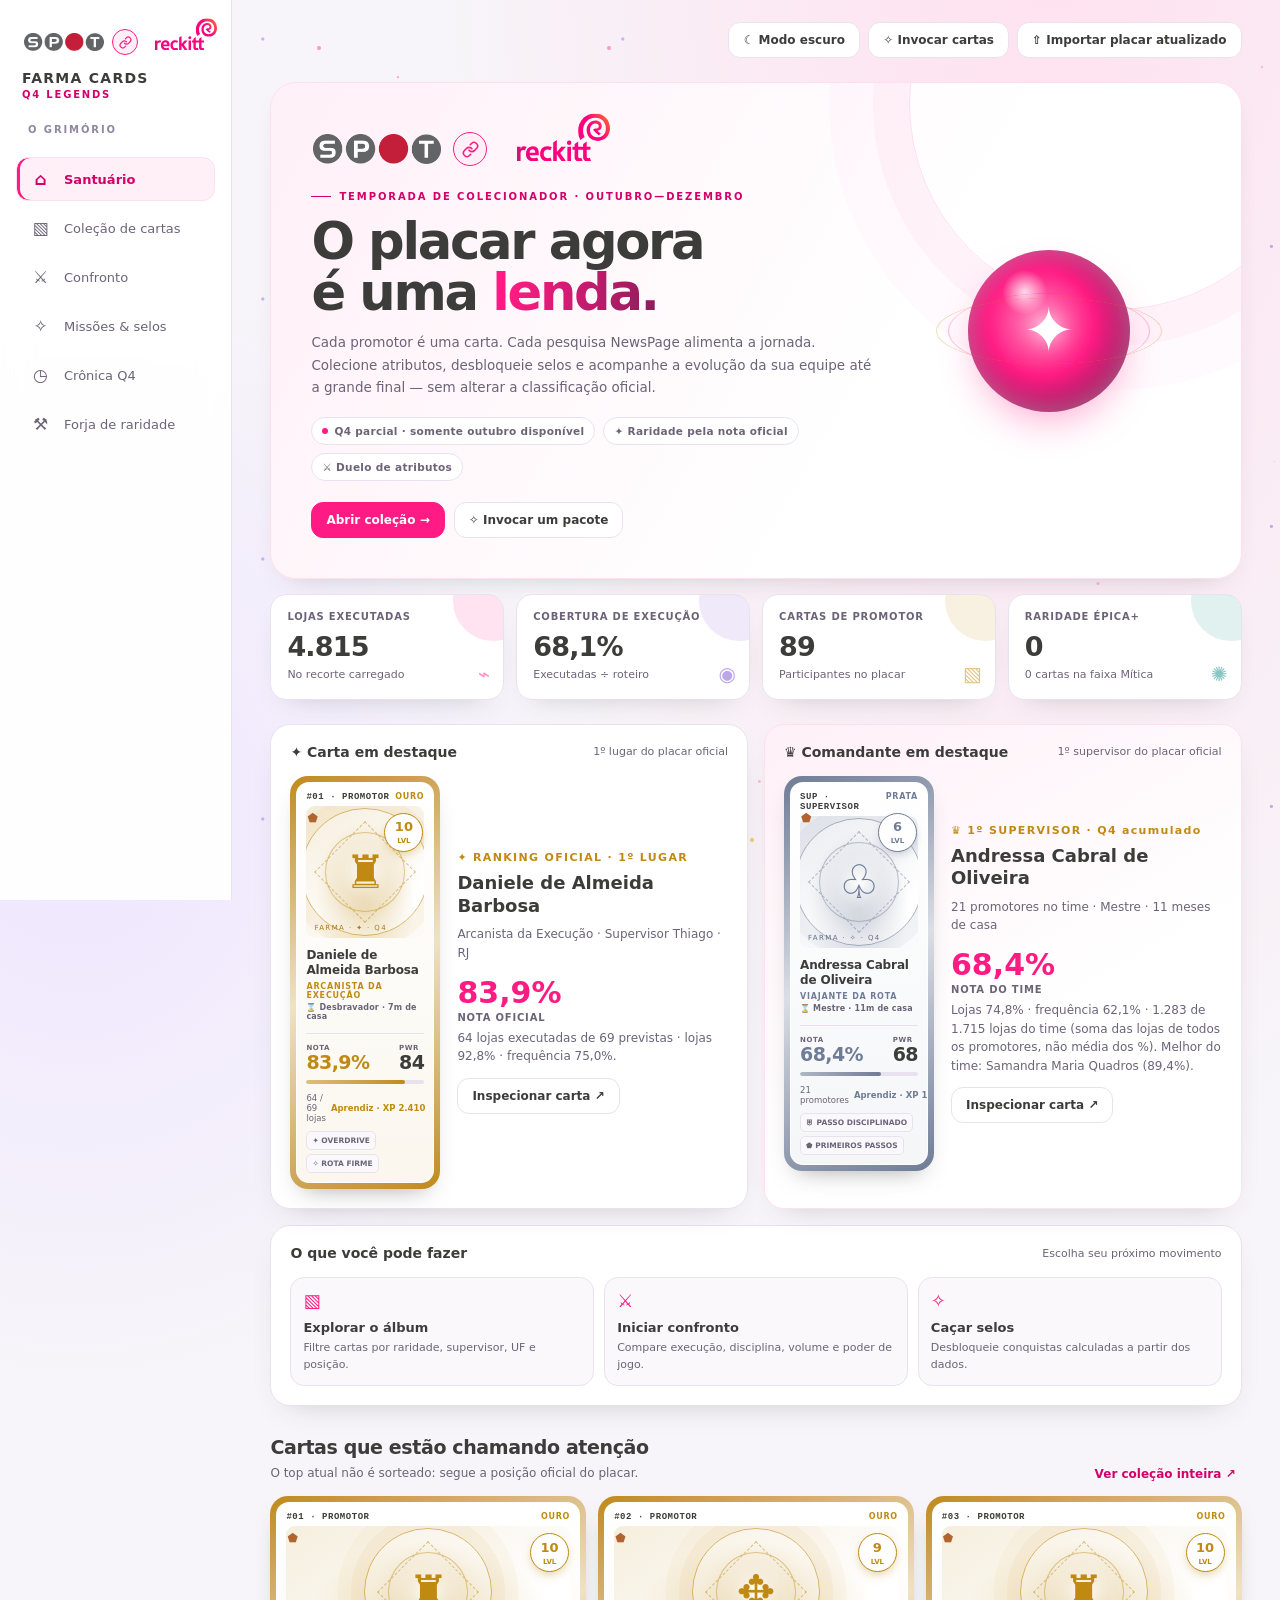
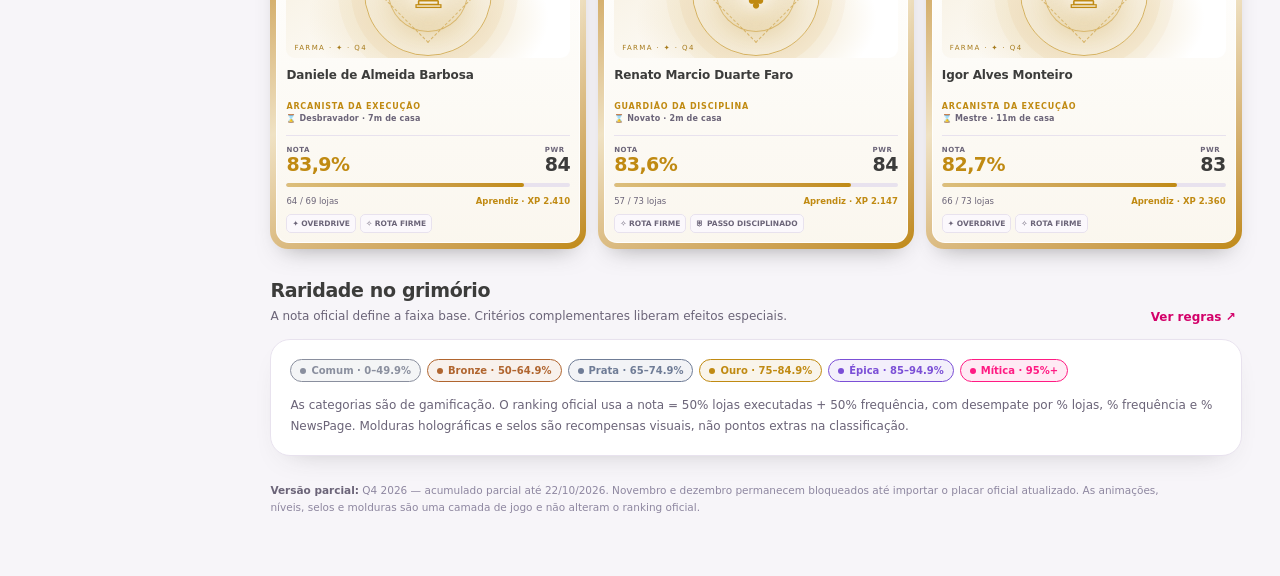
<file: site/index.html>
<!doctype html>
<html lang="pt-BR">
<head>
<meta charset="utf-8"><meta name="viewport" content="width=device-width,initial-scale=1,viewport-fit=cover">
<meta name="theme-color" content="#FF1B83">
<link rel="icon" type="image/svg+xml" href="[data-uri]">
<title>Farma Cards Q4</title>
<style>
/* Farma Cards v2: tema claro Reckitt. Fundo cinza-lilás claro, painéis brancos, rosa Reckitt como acento,
   texto grafite; cada raridade tem uma cor legível sobre branco (--rc). Mesmos nomes de classe do v1. */
:root{
  --surface:#FFFFFF;--glow1:#FFE0EE;--glow2:#EFE6FF;--bg:#F7F5F9;--bg2:#FFFFFF;--panel:#FFFFFF;--panel2:#FBF8FC;--tint:#FFF0F7;--tint2:#FFE0EE;
  --line:#E8E2EE;--line2:#D9D0E2;--text:#3C3C3B;--muted:#6B6478;--muted2:#8E87A0;
  --pink:#FF1B83;--pink-deep:#D3006A;--rose:#FF8FC0;--plum:#8C1D5A;--coral:#FF6B61;--gold:#C08A12;--violet:#7B4FD6;--teal:#0F8F86;--green:#0F9D63;
  --radius:18px;--shadow:0 12px 30px -20px rgba(60,60,59,.35);--shadow-lg:0 22px 50px -26px rgba(60,60,59,.45);
  --font:"Segoe UI",system-ui,-apple-system,BlinkMacSystemFont,Roboto,"Helvetica Neue",Arial,sans-serif;
  --mono:ui-monospace,"Cascadia Mono",Consolas,monospace;
  color-scheme:light;
}
*{box-sizing:border-box}
html{scroll-behavior:smooth}
body{margin:0;min-height:100vh;color:var(--text);font-family:var(--font);background:radial-gradient(ellipse at 82% -8%,var(--glow1) 0,transparent 42%),radial-gradient(ellipse at 6% 38%,var(--glow2) 0,transparent 30%),var(--bg);overflow-x:hidden}
button,input,select{font:inherit}
button{cursor:pointer}
button:focus-visible,input:focus-visible,select:focus-visible,.player-card:focus-visible{outline:2px solid var(--pink);outline-offset:3px}
.ambient{pointer-events:none;position:fixed;inset:0;z-index:0;opacity:var(--amb-op,.9);background-image:radial-gradient(2.5px 2.5px at 10% 20%,#FF8FC0 60%,transparent),radial-gradient(2px 2px at 73% 15%,#C9A7FF 60%,transparent),radial-gradient(2.5px 2.5px at 43% 67%,#FF1B83aa 60%,transparent),radial-gradient(3px 3px at 84% 72%,#FF8FC0 60%,transparent),radial-gradient(2px 2px at 26% 88%,#B9A3F0 60%,transparent),radial-gradient(2.5px 2.5px at 60% 40%,#E8C76A 60%,transparent);background-size:290px 240px,360px 260px,440px 330px,510px 390px,390px 280px,470px 350px;animation:starDrift 38s linear infinite}
@keyframes starDrift{to{background-position:290px -240px,-360px 260px,440px -330px,-510px 390px,390px -280px,470px -350px}}
.app{position:relative;z-index:1;display:grid;grid-template-columns:232px minmax(0,1fr);min-height:100vh}

/* barra lateral */
.sidebar{height:100vh;position:sticky;top:0;padding:22px 16px;border-right:1px solid var(--line);background:color-mix(in srgb,var(--surface) 93%,transparent);backdrop-filter:blur(14px);display:flex;flex-direction:column;gap:22px;z-index:5}
.brand{display:grid;gap:10px;padding:2px 6px}
.brand-logos{display:flex;align-items:center;gap:6px}
/* os dois logos no mesmo selo, do mesmo tamanho; cada logo ocupa o mesmo espaço dentro dele */
.logo-chip{flex:0 0 auto;box-sizing:border-box;width:var(--logo-w,84px);height:var(--logo-h,36px);padding:2px;background:none;border:0;display:flex;align-items:center;justify-content:center;overflow:visible}
.logo-chip img{display:block;width:100%;height:100%;object-fit:contain;min-width:0;min-height:0}
.logo-chip img[alt="Reckitt"]{transform:translateY(-24%)}
.uniao{flex:0 0 auto;width:26px;height:26px;border-radius:50%;display:grid;place-items:center;background:var(--tint);border:1.5px solid var(--pink);color:var(--pink)}
.uniao svg{width:13px;height:13px}
.brand-copy b{display:block;font-size:14px;letter-spacing:.09em;color:var(--text)}
.brand-copy span{display:block;color:var(--pink-deep);font-size:10px;letter-spacing:.18em;margin-top:3px;font-weight:700}
.side-label{font-size:10px;color:var(--muted2);letter-spacing:.19em;font-weight:800;padding:0 12px;text-transform:uppercase}
.nav{display:grid;gap:5px}
.nav-btn{border:1px solid transparent;background:transparent;color:var(--muted);border-radius:12px;padding:11px 12px;display:flex;align-items:center;gap:12px;text-align:left;font-size:13px;transition:.2s}
.nav-btn .ico{width:23px;text-align:center;font-size:17px}
.nav-btn:hover{background:var(--tint);color:var(--text)}
.nav-btn.active{background:var(--tint);border-color:var(--tint2);color:var(--pink-deep);font-weight:700;box-shadow:inset 3px 0 var(--pink)}
.side-bottom{margin-top:auto;display:grid;gap:10px}
.season-chip{border:1px solid var(--tint2);background:linear-gradient(145deg,var(--tint),var(--surface));border-radius:16px;padding:13px}
.season-chip small{display:block;color:var(--pink-deep);font-size:10px;letter-spacing:.15em;font-weight:700}
.season-chip b{display:block;margin-top:6px;font-size:16px}
.season-chip span{display:block;color:var(--muted);font-size:11px;line-height:1.5;margin-top:5px}

/* conteúdo */
.main{padding:22px clamp(16px,3vw,40px) 60px;min-width:0}
.topbar{display:flex;align-items:center;justify-content:space-between;gap:18px;margin-bottom:24px}
.crumb{color:var(--muted);font-size:12px;display:flex;gap:8px;align-items:center}
.crumb strong{color:var(--text);font-weight:700}
.actions{display:flex;gap:8px;flex-wrap:wrap}
.btn{border:1px solid var(--line);color:var(--text);background:var(--surface);border-radius:12px;padding:10px 14px;font-size:12px;font-weight:700;transition:transform .18s,border .18s,background .18s;box-shadow:var(--shadow)}
.btn:hover{transform:translateY(-2px);border-color:var(--line2);background:var(--panel2)}
.btn.primary{border-color:var(--pink);background:var(--pink);color:#FFFFFF}
.btn.primary:hover{background:var(--pink-deep);border-color:var(--pink-deep)}
.btn.gold{background:#FFF6DC;border-color:#E8C76A;color:#7A5608}
.btn.subtle{background:transparent;box-shadow:none}
.btn:disabled{opacity:.45;cursor:not-allowed;transform:none}
.page{display:none;animation:pageIn .35s ease both}
.page.active{display:block}
@keyframes pageIn{from{transform:translateY(8px)}to{transform:translateY(0)}}
.eyebrow{display:flex;align-items:center;gap:8px;color:var(--pink-deep);font-size:10px;letter-spacing:.19em;text-transform:uppercase;font-weight:800}
.eyebrow:before{content:"";width:20px;height:1px;background:currentColor}

/* hero */
.hero{position:relative;overflow:hidden;border:1px solid var(--tint2);background:linear-gradient(120deg,var(--tint) 0%,var(--surface) 62%);border-radius:26px;padding:clamp(22px,4vw,40px);min-height:260px;display:grid;grid-template-columns:minmax(0,1.3fr) minmax(180px,.7fr);gap:22px;align-items:center;box-shadow:var(--shadow)}
.hero:after{content:"";position:absolute;right:-80px;top:-185px;width:410px;height:410px;border:1px solid #FF1B8322;border-radius:50%;box-shadow:0 0 0 36px #FF1B8308,0 0 0 80px #FF1B8305;pointer-events:none}
.hero-content{position:relative;z-index:2;min-width:0}
.hero-logos{display:flex;align-items:center;gap:10px;margin-bottom:16px;--logo-w:132px;--logo-h:52px}
.hero-logos .logo-chip{padding:2px}
.hero-logos .uniao{width:34px;height:34px}
.hero-logos .uniao svg{width:17px;height:17px}
.hero h1{font-size:clamp(30px,4vw,52px);line-height:1;letter-spacing:-.045em;margin:14px 0 13px;max-width:660px;color:var(--text);text-wrap:balance}
.hero h1 .gradient{background:linear-gradient(92deg,var(--pink) 10%,var(--plum));-webkit-background-clip:text;background-clip:text;color:transparent}
.hero p{color:var(--muted);line-height:1.65;font-size:13.5px;max-width:590px;margin:0}
.hero-visual{position:relative;z-index:1;min-height:185px;display:grid;place-items:center}
.magic-orb{position:relative;width:162px;height:162px;border-radius:50%;background:radial-gradient(circle at 35% 26%,color-mix(in srgb,var(--surface) 80%,transparent) 0,transparent 14%),radial-gradient(circle at 45% 45%,#FF8FC0 0%,#FF1B83 42%,#8C1D5A 78%);box-shadow:0 18px 40px -12px #FF1B8366,inset 0 0 26px #FFFFFF55;animation:orbFloat 5s ease-in-out infinite}
.magic-orb:before,.magic-orb:after{content:"";position:absolute;inset:-20px;border:1px solid #FF1B8355;border-radius:50%;transform:rotateX(68deg) rotateZ(-19deg);animation:orbit 12s linear infinite}
.magic-orb:after{inset:-32px;transform:rotateX(73deg) rotateZ(48deg);border-color:#C08A1266;animation-duration:17s;animation-direction:reverse}
.orb-core{position:absolute;inset:0;display:grid;place-items:center;font-size:62px;color:#FFFFFF;filter:drop-shadow(0 0 10px #FFFFFF99)}
@keyframes orbFloat{0%,100%{transform:translateY(0)}50%{transform:translateY(-9px)}}
@keyframes orbit{to{rotate:360deg}}
.hero-rune{position:absolute;top:18px;right:16px;color:var(--gold);font-size:10px;letter-spacing:.22em;writing-mode:vertical-rl}
.tag-row{display:flex;gap:8px;flex-wrap:wrap;margin-top:19px}
.tag{display:inline-flex;align-items:center;gap:6px;padding:7px 10px;border-radius:999px;background:var(--surface);border:1px solid var(--line);color:var(--muted);font-size:10.5px;font-weight:700;letter-spacing:.03em}
.tag .dot{width:6px;height:6px;border-radius:50%;background:var(--pink)}
.notice{margin:15px 0 0;padding:12px 15px;background:#FFF8E6;border:1px solid #F1D99A;border-radius:12px;color:#6E5410;font-size:12px;line-height:1.6}
.notice strong{color:#5A4205}
.section-head{display:flex;justify-content:space-between;align-items:end;gap:15px;margin:30px 0 14px}
.section-head h2{font-size:19px;letter-spacing:-.02em;margin:0}
.section-head p{margin:6px 0 0;color:var(--muted);font-size:12px;line-height:1.5}
.mini-link{border:0;background:transparent;color:var(--pink-deep);font-size:12px;font-weight:800}
.mini-link:hover{color:var(--pink)}

/* números e painéis */
.stat-grid{display:grid;grid-template-columns:repeat(4,minmax(0,1fr));gap:12px;margin-top:15px}
.stat{border:1px solid var(--line);background:var(--surface);border-radius:16px;padding:16px;position:relative;overflow:hidden;box-shadow:var(--shadow);min-width:0}
.stat:after{content:"";position:absolute;width:80px;height:80px;border-radius:50%;right:-30px;top:-34px;background:var(--glow,var(--pink));opacity:.12}
.stat .label{font-size:10px;color:var(--muted);letter-spacing:.08em;text-transform:uppercase;font-weight:700}
.stat strong{display:block;font-size:27px;letter-spacing:-.03em;margin-top:9px;font-variant-numeric:tabular-nums;color:var(--text)}
.stat small{display:block;color:var(--muted);font-size:11px;margin-top:5px;line-height:1.4}
.stat .icon{position:absolute;right:13px;bottom:13px;font-size:20px;opacity:.5;color:var(--glow,var(--pink))}
.split{display:grid;grid-template-columns:minmax(280px,.8fr) minmax(0,1.2fr);gap:16px;margin-top:24px}
.panel{border:1px solid var(--line);background:var(--surface);border-radius:20px;padding:19px;min-width:0;box-shadow:var(--shadow)}
.panel-head{display:flex;align-items:center;justify-content:space-between;gap:12px;margin-bottom:16px}
.panel-head h3{font-size:14px;margin:0}
.panel-head span{font-size:11px;color:var(--muted)}
.leader-zone{display:flex;gap:17px;align-items:center}
.leader-zone .leader-card-mini{width:150px;flex-shrink:0}
.leader-copy{min-width:0}
.leader-copy .rank{color:var(--gold);font-size:11px;font-weight:800;letter-spacing:.12em}
.leader-copy h3{font-size:18px;line-height:1.25;margin:8px 0}
.leader-copy p{font-size:12px;color:var(--muted);line-height:1.55;margin:0}
.leader-copy .big-score{font-size:30px;color:var(--pink);font-weight:800;margin-top:12px;font-variant-numeric:tabular-nums}
.leader-copy .big-score small{display:block;font-size:10px;color:var(--muted);letter-spacing:.08em;margin-top:2px}
.quick-grid{display:grid;grid-template-columns:repeat(3,minmax(0,1fr));gap:10px}
.quick{border:1px solid var(--line)!important;background:var(--panel2);border-radius:14px;padding:12px;text-align:left;color:inherit}
.quick:hover{border-color:var(--tint2)!important;background:var(--tint)}
.quick .qicon{font-size:18px;color:var(--pink)}
.quick b{display:block;font-size:13px;margin:9px 0 5px}
.quick p{color:var(--muted);font-size:11px;line-height:1.5;margin:0}
.rarity-legend{display:flex;gap:6px;flex-wrap:wrap}
.rarity-chip{display:inline-flex;align-items:center;gap:5px;border:1px solid var(--rc,var(--line2));border-radius:99px;padding:5px 9px;font-size:10px;font-weight:800;color:var(--rc,var(--muted));background:color-mix(in srgb,var(--rc,#999) 9%,var(--surface));white-space:nowrap}
.rarity-chip i{width:6px;height:6px;border-radius:50%;background:currentColor}
.rarity-common{--rc:#8A8F9E}.rarity-bronze{--rc:#B0652F}.rarity-silver{--rc:#6F7C96}.rarity-gold{--rc:#C08A12}.rarity-epic{--rc:#7B4FD6}.rarity-mythic{--rc:#FF1B83}

/* cartas */
.card-grid{display:grid;grid-template-columns:repeat(4,minmax(0,1fr));gap:16px}
.card-grid.compact{grid-template-columns:repeat(3,minmax(0,1fr));gap:12px}
.player-card{position:relative;display:block;width:100%;text-align:left;color:var(--text);padding:0;border:0;background:transparent;perspective:900px;min-width:0;border-radius:18px}
.card-inner{position:relative;border-radius:18px;padding:6px;background:linear-gradient(155deg,var(--rc,#8A8F9E),color-mix(in srgb,var(--rc,#8A8F9E) 25%,var(--surface)) 48%,var(--rc,#8A8F9E));box-shadow:0 12px 24px -14px rgba(60,60,59,.5);transition:transform .22s,box-shadow .22s;transform-style:preserve-3d;overflow:hidden}
.player-card:hover .card-inner{transform:translateY(-6px) rotateX(2deg) rotateY(-2deg);box-shadow:0 18px 30px -14px rgba(60,60,59,.55),0 0 0 1px var(--rc,#aaa)}
.card-inner:before{content:"";position:absolute;inset:0;opacity:.5;background:linear-gradient(112deg,transparent 14%,color-mix(in srgb,var(--surface) 80%,transparent) 21%,transparent 31%);transform:translateX(-150%);pointer-events:none;z-index:3}
.player-card:hover .card-inner:before{animation:shine .85s ease}
.player-card.mythic .card-inner,.player-card.foil .card-inner{background:linear-gradient(135deg,#FF8FC0,var(--surface) 22%,#C9A7FF 40%,#FF1B83 58%,#FFE29A 76%,#FF8FC0);background-size:220% 220%;animation:holo 6s ease-in-out infinite}
@keyframes holo{0%,100%{background-position:0% 50%}50%{background-position:100% 50%}}
@keyframes shine{to{transform:translateX(160%)}}
.card-face{position:relative;z-index:1;border-radius:13px;border:1px solid #FFFFFFcc;overflow:hidden;min-height:285px;background:linear-gradient(180deg,var(--surface) 0%,color-mix(in srgb,var(--rc,#8A8F9E) 7%,var(--surface)) 100%);padding:11px;display:flex;flex-direction:column}
.player-card.compact .card-face{min-height:245px;padding:9px}
.card-top{display:flex;justify-content:space-between;align-items:start;gap:5px;position:relative;z-index:2}
.card-rank{font-family:var(--mono);color:var(--text);font-size:9px;letter-spacing:.06em;font-weight:800}
.card-rarity-label{text-transform:uppercase;font-size:8px;letter-spacing:.09em;color:var(--rc,var(--muted));font-weight:900;text-align:right}
.card-level{position:absolute;right:10px;top:30px;z-index:3;width:39px;height:39px;display:grid;place-items:center;border:1.5px solid var(--rc,#aaa);border-radius:50%;background:var(--surface);color:var(--rc,var(--text));font-size:13px;font-weight:900;box-shadow:0 4px 12px -4px color-mix(in srgb,var(--rc,#999) 60%,transparent)}
.card-art{position:relative;display:grid;place-items:center;height:132px;margin:4px 0 10px;overflow:hidden;border-radius:9px;background:radial-gradient(ellipse at 50% 70%,color-mix(in srgb,var(--rc,#8A8F9E) 30%,var(--surface)),transparent 60%),linear-gradient(145deg,color-mix(in srgb,var(--rc,#8A8F9E) 14%,var(--surface)),var(--surface) 75%)}
.card-art:before{content:"";position:absolute;width:126px;height:126px;border:1px solid color-mix(in srgb,var(--rc,#999) 60%,transparent);border-radius:50%;box-shadow:0 0 0 13px color-mix(in srgb,var(--rc,#999) 6%,transparent),0 0 0 26px color-mix(in srgb,var(--rc,#999) 4%,transparent);animation:slowSpin 24s linear infinite}
.card-art:after{content:"";position:absolute;width:70px;height:70px;border:1px dashed color-mix(in srgb,var(--rc,#999) 50%,transparent);transform:rotate(45deg);animation:slowSpin 19s linear infinite reverse}
.sigil{position:relative;z-index:2;width:86px;height:86px;display:grid;place-items:center;font-size:46px;color:var(--rc,var(--pink));filter:drop-shadow(0 4px 8px color-mix(in srgb,var(--rc,#999) 40%,transparent));animation:sigilFloat 4s ease-in-out infinite}
.sigil:before{content:"";position:absolute;inset:3px;border-radius:50%;border:1px solid color-mix(in srgb,var(--rc,#999) 45%,transparent);background:radial-gradient(circle,var(--surface),transparent 72%);z-index:-1}
.rune-label{position:absolute;bottom:6px;left:8px;font-size:7px;letter-spacing:.2em;color:color-mix(in srgb,var(--rc,#999) 80%,#3C3C3B);text-transform:uppercase}
.card-name{font-size:12px;font-weight:800;line-height:1.25;min-height:30px;max-height:31px;overflow:hidden;letter-spacing:-.01em;color:var(--text)}
.card-title{color:var(--rc,var(--pink-deep));font-size:8px;letter-spacing:.1em;font-weight:900;text-transform:uppercase;margin-top:4px}
.card-statline{display:flex;justify-content:space-between;align-items:end;margin-top:12px;padding-top:10px;border-top:1px solid var(--line);gap:7px}
.card-statline small{display:block;color:var(--muted);font-size:7px;letter-spacing:.08em;font-weight:700}
.card-statline strong{display:block;font-size:19px;line-height:1.15;letter-spacing:-.03em;font-variant-numeric:tabular-nums}
.card-statline .power strong{color:var(--text)}
.card-statline .np strong{color:var(--rc,var(--pink))}
.card-progress{height:4px;border-radius:9px;background:var(--line);overflow:hidden;margin-top:7px}
.card-progress span{display:block;height:100%;background:linear-gradient(90deg,color-mix(in srgb,var(--rc,#999) 55%,var(--surface)),var(--rc,var(--pink)));border-radius:9px}
.card-footer{display:flex;justify-content:space-between;align-items:center;gap:5px;margin-top:9px;color:var(--muted);font-size:8.5px}
.card-seal{font-size:8.5px;color:var(--rc,var(--text));white-space:nowrap;font-weight:700}
.card-badges{display:flex;gap:4px;flex-wrap:wrap;margin-top:8px}
.mini-badge{font-size:7.5px;color:var(--muted);background:var(--panel2);border:1px solid var(--line);border-radius:5px;padding:4px 5px;white-space:nowrap;font-weight:700}
.card-locked{position:absolute;inset:0;background:color-mix(in srgb,var(--surface) 69%,transparent);display:grid;place-items:center;text-align:center;z-index:6;border-radius:18px;backdrop-filter:blur(2px);color:var(--muted);font-size:10px;font-weight:800;letter-spacing:.08em}
.empty-state{padding:35px;text-align:center;color:var(--muted);border:1px dashed var(--line2);border-radius:16px;font-size:12px;background:var(--surface)}
@keyframes slowSpin{to{transform:rotate(360deg)}}
@keyframes sigilFloat{0%,100%{transform:translateY(0) rotate(-3deg)}50%{transform:translateY(-4px) rotate(3deg)}}

/* coleção / filtros */
.page-title{display:flex;justify-content:space-between;align-items:end;gap:18px;margin-bottom:20px}
.page-title h1{font-size:clamp(27px,4vw,40px);letter-spacing:-.04em;margin:8px 0;color:var(--text)}
.page-title p{color:var(--muted);font-size:12.5px;line-height:1.6;max-width:730px;margin:0}
.filter-bar{display:flex;gap:9px;flex-wrap:wrap;align-items:center;padding:12px;border:1px solid var(--line);background:var(--surface);border-radius:16px;margin-bottom:16px;box-shadow:var(--shadow)}
.control{background:var(--panel2);color:var(--text);border:1px solid var(--line);border-radius:10px;padding:10px 11px;font-size:12px;min-height:38px}
.control::placeholder{color:var(--muted2)}
.filter-bar .search{flex:1;min-width:180px;font-size:16px}
.filter-bar .control{max-width:100%}
.result-count{font-size:11px;color:var(--muted);margin-left:auto}
.view-segment{display:flex;gap:4px;background:var(--panel2);border:1px solid var(--line);padding:4px;border-radius:10px}
.view-segment button{border:0;background:transparent;color:var(--muted);padding:7px 10px;border-radius:7px;font-size:11px}
.view-segment button.active{background:var(--pink);color:#FFFFFF}
.list-grid{display:grid;grid-template-columns:repeat(2,minmax(0,1fr));gap:10px}
.list-row{display:flex;gap:12px;align-items:center;border:1px solid var(--line);background:var(--surface);border-radius:14px;padding:10px;text-align:left;color:var(--text);width:100%;min-width:0}
.list-row:hover{border-color:var(--rc);background:color-mix(in srgb,var(--rc,#999) 5%,var(--surface))}
.list-avatar{width:48px;height:62px;display:grid;place-items:center;flex-shrink:0;border-radius:9px;border:1.5px solid var(--rc);background:color-mix(in srgb,var(--rc,#999) 10%,var(--surface));font-size:22px;color:var(--rc)}
.list-main{min-width:0;flex:1}
.list-main strong{display:block;font-size:12.5px;white-space:nowrap;overflow:hidden;text-overflow:ellipsis}
.list-main small{display:block;color:var(--muted);font-size:10.5px;margin-top:5px}
.list-percent{text-align:right}
.list-percent b{display:block;color:var(--rc);font-size:16px;font-variant-numeric:tabular-nums}
.list-percent small{color:var(--muted);font-size:9.5px}

/* confronto */
.duel-selects{display:grid;grid-template-columns:1fr auto 1fr;align-items:end;gap:15px;margin:4px 0 20px}
.select-wrap label{display:block;font-size:10px;color:var(--muted);margin-bottom:8px;text-transform:uppercase;letter-spacing:.1em;font-weight:700}
.select-wrap select{width:100%}
.versus-mark{width:48px;height:48px;display:grid;place-items:center;border-radius:50%;background:var(--pink);color:#FFFFFF;font-weight:900;box-shadow:0 10px 20px -8px #FF1B8399}
.duel-result{display:grid;grid-template-columns:1fr 1fr;gap:14px}
.fighter{border:1px solid var(--line);background:var(--surface);border-radius:20px;padding:17px;overflow:hidden;box-shadow:var(--shadow);border-top:4px solid var(--rc)}
.fighter-head{display:flex;justify-content:space-between;gap:8px;align-items:center}
.fighter-head b{font-size:14px}
.fighter-head small{color:var(--muted);font-size:10.5px}
.power-meter{margin:17px 0;padding:17px;background:var(--panel2);border:1px solid var(--line);border-radius:14px;text-align:center}
.power-meter strong{font-size:35px;letter-spacing:-.05em}
.power-meter span{display:block;color:var(--muted);font-size:9.5px;letter-spacing:.15em;margin-top:3px}
.metric-compare{display:grid;gap:12px}
.metric-row{display:grid;grid-template-columns:90px 1fr 70px;gap:9px;align-items:center;font-size:11px}
.metric-row .value{text-align:right;font-weight:800;font-variant-numeric:tabular-nums;color:var(--pink-deep)}
.duel-track{height:8px;border-radius:9px;background:var(--line);overflow:hidden}
.duel-fill{height:100%;border-radius:9px;background:var(--pink);transition:width .5s}
.battle-outcome{margin-top:14px;padding:14px;background:var(--tint);border:1px solid var(--tint2);border-radius:13px;font-size:12.5px;line-height:1.6;color:var(--text)}

/* missões e crônica */
.quest-grid{display:grid;grid-template-columns:repeat(3,minmax(0,1fr));gap:13px}
.quest{position:relative;border:1px solid var(--line);border-radius:18px;padding:17px;background:var(--surface);overflow:hidden;box-shadow:var(--shadow)}
.quest.locked{opacity:.6}
.quest-symbol{width:43px;height:43px;border:1.5px solid var(--quest,var(--violet));border-radius:13px;display:grid;place-items:center;font-size:20px;color:var(--quest,var(--violet));background:color-mix(in srgb,var(--quest,#7B4FD6) 10%,var(--surface))}
.quest h3{font-size:13.5px;margin:14px 0 6px}
.quest p{font-size:11px;color:var(--muted);line-height:1.6;margin:0;min-height:48px}
.quest-bottom{display:flex;justify-content:space-between;align-items:center;gap:7px;margin-top:15px}
.quest-bottom span{font-size:10px;color:var(--quest,var(--violet));font-weight:800}
.quest-progress{height:6px;background:var(--line);border-radius:9px;overflow:hidden;margin-top:10px}
.quest-progress span{height:100%;display:block;background:var(--quest,var(--violet));border-radius:9px}
.month-track{position:relative;display:grid;grid-template-columns:repeat(3,1fr);gap:14px;margin:22px 0 18px}
.month-track:before{content:"";position:absolute;top:27px;left:11%;right:11%;height:2px;background:linear-gradient(90deg,var(--pink),var(--line2))}
.month-node{position:relative;z-index:1;border:1px solid var(--line);border-radius:17px;background:var(--surface);padding:14px;min-height:126px;text-align:left;color:var(--text);box-shadow:var(--shadow)}
.month-node .node-orb{width:26px;height:26px;border:2px solid var(--line2);background:var(--surface);border-radius:50%;display:grid;place-items:center;font-size:11px;margin:0 auto 15px;color:var(--muted)}
.month-node .month-name{text-align:center;font-weight:800;font-size:13px}
.month-node .month-state{text-align:center;font-size:10px;color:var(--muted);margin-top:7px;line-height:1.5}
.month-node.available{border-color:var(--tint2);background:linear-gradient(145deg,var(--tint),var(--surface))}
.month-node.available .node-orb{background:var(--pink);border-color:var(--pink);color:#FFFFFF}
.month-node.future{opacity:.62;cursor:not-allowed}
.month-results{border:1px solid var(--line);background:var(--surface);border-radius:18px;padding:17px;box-shadow:var(--shadow)}
.month-results h3{margin:0;font-size:14px}
.month-results p{color:var(--muted);font-size:12px;line-height:1.6}
.rank-line{display:grid;grid-template-columns:36px 1fr 75px;gap:10px;align-items:center;padding:10px 0;border-bottom:1px solid var(--line)}
.rank-line:last-child{border-bottom:0}
.rank-pos{color:var(--gold);font-size:12px;font-weight:800}
.rank-name{font-size:12px;font-weight:700;min-width:0;overflow:hidden;text-overflow:ellipsis;white-space:nowrap}
.rank-bar{height:5px;background:var(--line);margin-top:6px;border-radius:9px;overflow:hidden}
.rank-bar span{display:block;height:100%;background:var(--pink)}
.rank-percent{text-align:right;font-size:12.5px;font-weight:800;color:var(--pink-deep);font-variant-numeric:tabular-nums}

/* forja (só leitura) */
.forge-grid{display:grid;grid-template-columns:minmax(0,1fr) minmax(0,1fr);gap:15px}
.setting-row{display:grid;grid-template-columns:minmax(0,1fr) 92px;align-items:center;gap:12px;padding:13px 0;border-bottom:1px solid var(--line)}
.setting-row:last-child{border-bottom:0}
.setting-row strong{display:block;font-size:12px}
.setting-row small{display:block;color:var(--muted);font-size:10.5px;margin-top:5px;line-height:1.5}
.setting-row .val{justify-self:end;font-weight:800;font-size:15px;color:var(--pink-deep);font-variant-numeric:tabular-nums;background:var(--tint);border:1px solid var(--tint2);border-radius:9px;padding:6px 10px}
.setting-row .val.off{color:var(--muted);background:var(--panel2);border-color:var(--line)}
.rule-explain{color:var(--muted);font-size:12px;line-height:1.7}
.rule-explain strong{color:var(--text)}
.formula{padding:14px;border-radius:13px;background:var(--panel2);border:1px dashed var(--line2);color:var(--text);font-size:12px;line-height:1.8;margin-top:12px}

/* modais, pacote, aviso */
.modal{position:fixed;inset:0;z-index:40;display:grid;place-items:center;background:#3C3C3B66;backdrop-filter:blur(8px);padding:18px;overflow:auto}
.modal[hidden]{display:none}
.modal-box{position:relative;width:min(800px,100%);max-height:calc(100vh - 36px);overflow:auto;border:1px solid var(--line);background:var(--surface);border-radius:24px;box-shadow:var(--shadow-lg);animation:modalIn .32s cubic-bezier(.18,.8,.25,1) both;padding:19px}
.modal-box.wide{width:min(1000px,100%)}
@keyframes modalIn{from{transform:translateY(15px) scale(.97)}to{transform:none}}
.modal-head{display:flex;justify-content:space-between;align-items:center;gap:12px;margin-bottom:14px}
.modal-head h2{font-size:17px;margin:0}
.xbtn{width:34px;height:34px;border:1px solid var(--line);border-radius:10px;color:var(--text);background:var(--panel2);font-size:18px}
.detail-layout{display:grid;grid-template-columns:220px minmax(0,1fr);gap:21px;align-items:start}
.detail-card-wrap{perspective:1100px}
.detail-card-3d{position:relative;transition:transform .65s cubic-bezier(.2,.8,.2,1);transform-style:preserve-3d}
.detail-card-3d.flipped{transform:rotateY(180deg)}
.detail-side{backface-visibility:hidden}
.detail-back{position:absolute;inset:0;transform:rotateY(180deg);backface-visibility:hidden;border:2px solid var(--rc);border-radius:20px;background:radial-gradient(ellipse at center,color-mix(in srgb,var(--rc,#999) 18%,var(--surface)),var(--surface) 70%);padding:18px;display:flex;flex-direction:column;justify-content:space-between;min-height:360px;overflow:hidden}
.detail-back .back-sigil{font-size:88px;text-align:center;color:var(--rc)}
.detail-back p{font-size:11.5px;color:var(--text);line-height:1.7}
.detail-back .seal{font-size:10px;color:var(--rc);text-align:center;letter-spacing:.15em;font-weight:900}
.detail-stats h3{font-size:22px;margin:4px 0 8px;letter-spacing:-.03em}
.detail-stats .sup-line{color:var(--muted);font-size:12px}
.detail-attributes{display:grid;grid-template-columns:1fr 1fr;gap:9px;margin:13px 0}
.attribute{padding:11px;border:1px solid var(--line);border-radius:12px;background:var(--panel2)}
.attribute span{display:block;color:var(--muted);font-size:9.5px;letter-spacing:.08em;font-weight:700}
.attribute b{display:block;font-size:20px;margin-top:6px;font-variant-numeric:tabular-nums}
.detail-section-title{font-size:10.5px;color:var(--pink-deep);letter-spacing:.13em;text-transform:uppercase;margin:18px 0 9px;font-weight:800}
.detail-actions{display:flex;gap:8px;flex-wrap:wrap;margin-top:15px}
.modal-card-scroll{max-height:calc(100vh - 90px);overflow:auto}
.pack-scene{text-align:center;padding:12px 0 7px}
.pack-spark{font-size:39px;color:var(--pink);animation:packSpark 1.1s ease-in-out infinite alternate;display:inline-block}
.pack-scene h2{font-size:26px;letter-spacing:-.03em;margin:8px 0}
.pack-scene p{font-size:12px;color:var(--muted);line-height:1.6;max-width:570px;margin:0 auto}
.pack-cards{display:grid;grid-template-columns:repeat(3,minmax(0,1fr));gap:14px;margin:23px auto;max-width:710px}
.pack-slot{border:1px dashed var(--line2);border-radius:18px;padding:8px;min-height:260px;background:var(--panel2);display:grid;place-items:center;position:relative;overflow:hidden}
.pack-cover{width:100%;min-height:245px;border-radius:12px;display:flex;flex-direction:column;align-items:center;justify-content:center;background:radial-gradient(circle,#FF1B8322,transparent 62%),linear-gradient(160deg,var(--surface),var(--tint));border:1px solid var(--tint2);color:var(--pink-deep);gap:10px;cursor:pointer}
.pack-cover .seal{font-size:48px;animation:orbit 12s linear infinite}
.pack-cover strong{font-size:11px;letter-spacing:.17em}
.pack-slot.revealed{animation:revealCard .65s cubic-bezier(.18,.8,.25,1) both}
@keyframes revealCard{0%{transform:rotateY(90deg) scale(.85)}100%{transform:rotateY(0) scale(1)}}
@keyframes packSpark{to{transform:rotate(14deg) scale(1.13)}}
.pack-footnote{font-size:11px;color:var(--muted);line-height:1.6}
.toast{position:fixed;z-index:90;bottom:23px;left:50%;transform:translate(-50%,20px);opacity:0;pointer-events:none;background:#2B2733;color:#FFFFFF;border-radius:14px;padding:12px 17px;box-shadow:var(--shadow-lg);font-size:12px;transition:.28s;max-width:calc(100% - 30px);text-align:center}
.toast.show{opacity:1;transform:translate(-50%,0)}
.footer-note{color:var(--muted2);font-size:10px;line-height:1.7;margin-top:34px;padding-top:15px;border-top:1px solid var(--line)}
.mobile-nav{display:none}

@media(max-width:1170px){.card-grid{grid-template-columns:repeat(3,minmax(0,1fr))}.card-grid.compact{grid-template-columns:repeat(3,minmax(0,1fr))}.stat-grid{grid-template-columns:repeat(2,minmax(0,1fr))}.quest-grid{grid-template-columns:repeat(2,minmax(0,1fr))}}
@media(max-width:900px){.app{grid-template-columns:76px minmax(0,1fr)}.sidebar{padding:18px 10px;align-items:center}.brand{padding:0}.brand-logos{flex-direction:column;gap:4px;--logo-w:56px;--logo-h:28px}.brand-logos .uniao{width:18px;height:18px;border-width:1px}.brand-logos .uniao svg{width:10px;height:10px}.brand-copy,.side-label,.nav-btn .nav-text,.season-chip{display:none}.nav{width:100%;margin-top:14px}.nav-btn{justify-content:center;padding:13px 7px}.nav-btn .ico{font-size:20px}.side-bottom{justify-items:center}.side-bottom .btn{width:48px;padding:10px 0;font-size:0}.side-bottom .btn:before{content:'⇧';font-size:17px}.hero{grid-template-columns:minmax(0,1fr) 180px}.split{grid-template-columns:1fr}.card-grid{grid-template-columns:repeat(3,minmax(0,1fr))}}
@media(max-width:620px){.app{display:block;padding-bottom:72px}.sidebar{display:none}.main{padding:14px max(14px,env(safe-area-inset-right,0px)) 35px max(14px,env(safe-area-inset-left,0px))}.topbar{align-items:flex-start;flex-direction:column;margin-bottom:16px}.actions{width:100%}.actions .btn{flex:1}.hero{grid-template-columns:1fr;min-height:0;padding:22px 18px}.hero-visual{position:absolute;right:-40px;top:70px;opacity:.22;transform:scale(.9)}.hero-content{position:relative;z-index:3}.hero h1{font-size:34px;max-width:340px}.hero p{max-width:370px}.hero:after{right:-160px}.hero-logos{--logo-w:104px;--logo-h:42px}.stat-grid{gap:8px}.stat{padding:12px}.stat strong{font-size:22px}.stat .label{font-size:9px}.stat small{font-size:10px}.section-head{align-items:start}.leader-zone{align-items:flex-start;gap:12px}.leader-zone .leader-card-mini{width:118px}.leader-copy h3{font-size:15px}.leader-copy .big-score{font-size:24px}.quick-grid{grid-template-columns:1fr}.quick{display:grid;grid-template-columns:30px minmax(0,1fr);column-gap:8px}.quick .qicon{grid-row:span 2}.quick b{margin:0}.quick p{margin-top:4px}.card-grid,.card-grid.compact{grid-template-columns:repeat(2,minmax(0,1fr));gap:10px}.card-face{min-height:266px;padding:8px}.card-art{height:116px}.card-name{font-size:11px}.card-statline strong{font-size:17px}.card-rarity-label{font-size:7px}.page-title{align-items:start;flex-direction:column}.filter-bar{gap:7px}.filter-bar .search{min-width:100%;flex:auto}.filter-bar .control{flex:1;min-width:calc(50% - 8px)}.result-count{width:100%;margin-left:0}.list-grid{grid-template-columns:1fr}.duel-selects{grid-template-columns:1fr;gap:12px}.versus-mark{margin:auto;width:36px;height:36px}.duel-result{grid-template-columns:1fr}.metric-row{grid-template-columns:72px 1fr 62px}.quest-grid{grid-template-columns:1fr}.month-track{gap:7px}.month-node{padding:10px 6px;min-height:118px}.month-node .month-name{font-size:11.5px}.month-node .month-state{font-size:9px}.forge-grid{grid-template-columns:1fr}.detail-layout{grid-template-columns:1fr;gap:15px}.detail-card-wrap{max-width:220px;margin:auto;width:100%}.detail-stats h3{font-size:19px}.pack-cards{grid-template-columns:1fr;max-width:240px}.pack-slot{min-height:0}.pack-cover{min-height:160px}.mobile-nav{display:flex;position:fixed;bottom:0;left:0;right:0;z-index:20;padding:8px max(6px,env(safe-area-inset-right,0px)) calc(8px + env(safe-area-inset-bottom)) max(6px,env(safe-area-inset-left,0px));background:color-mix(in srgb,var(--surface) 95%,transparent);border-top:1px solid var(--line);backdrop-filter:blur(14px);justify-content:space-around;gap:2px}.mobile-nav button{flex:1;border:0;background:transparent;color:var(--muted);border-radius:10px;padding:7px 2px;font-size:10px;display:grid;gap:3px;place-items:center}.mobile-nav button span{font-size:18px}.mobile-nav button.active{background:var(--tint);color:var(--pink-deep)}.modal{padding:10px}.modal-box{padding:13px;max-height:calc(100vh - 20px)}.detail-attributes{grid-template-columns:repeat(2,minmax(0,1fr))}.month-track:before{left:13%;right:13%}}

/* ===== missões em 3 atos + trilha de recompensas ===== */
.reward-track{display:grid;grid-template-columns:repeat(5,minmax(0,1fr));gap:10px;position:relative}
.reward-step{position:relative;border:1px solid var(--line);background:var(--surface);border-radius:16px;padding:14px 12px;box-shadow:var(--shadow);min-width:0}
.reward-step .rs-xp{font-family:var(--mono);font-size:10px;color:var(--muted);font-weight:700}
.reward-step b{display:block;font-size:15px;margin-top:6px}
.reward-step p{margin:4px 0 0;font-size:11px;color:var(--muted);line-height:1.45}
.reward-step .rs-count{display:inline-block;margin-top:10px;font-size:10.5px;font-weight:800;color:var(--pink-deep);background:var(--tint);border:1px solid var(--tint2);border-radius:99px;padding:3px 8px}
.reward-step .rs-icon{position:absolute;right:12px;top:12px;font-size:18px;color:var(--rs,var(--muted2))}
.reward-step.on{border-color:var(--rs,var(--tint2));background:linear-gradient(160deg,color-mix(in srgb,var(--rs,#FF1B83) 9%,var(--surface)),var(--surface))}
.act{margin-top:26px}
.act-head{display:flex;align-items:center;justify-content:space-between;gap:12px;flex-wrap:wrap;padding:14px 16px;border-radius:16px;border:1px solid var(--tint2);background:linear-gradient(120deg,var(--tint),var(--surface) 70%);margin-bottom:12px}
.act-head .act-num{font-family:var(--mono);font-size:10px;letter-spacing:.16em;color:var(--pink-deep);font-weight:800;text-transform:uppercase}
.act-head h3{margin:4px 0 2px;font-size:18px}
.act-head p{margin:0;font-size:12px;color:var(--muted)}
.act-head .act-state{font-size:11px;font-weight:800;border-radius:99px;padding:5px 10px;background:var(--pink);color:#FFFFFF;white-space:nowrap}
.act.sealed .act-head{border-color:var(--line);background:var(--panel2)}
.act.sealed .act-state{background:var(--line);color:var(--muted)}
.tier-chip{display:inline-flex;align-items:center;gap:4px;font-size:9.5px;font-weight:800;letter-spacing:.06em;text-transform:uppercase;color:var(--quest);border:1px solid color-mix(in srgb,var(--quest) 45%,#FFFFFF);background:color-mix(in srgb,var(--quest) 8%,var(--surface));border-radius:99px;padding:3px 8px}
.quest-top{display:flex;justify-content:space-between;align-items:start;gap:8px}
.quest-xp{font-family:var(--mono);font-weight:800;font-size:13px;color:var(--quest)}
.journey{display:grid;grid-template-columns:minmax(0,320px) minmax(0,1fr);gap:16px;align-items:start}
.journey-card{border:1px solid var(--line);border-radius:16px;padding:16px;background:linear-gradient(160deg,var(--tint),var(--surface) 65%)}
.journey-card h3{margin:6px 0 4px;font-size:17px}
.journey-card .jc-tier{font-size:22px;font-weight:800;color:var(--pink-deep);margin-top:10px}
.journey-card .jc-next{font-size:12px;color:var(--muted);margin-top:6px;line-height:1.5}
.journey-list{display:grid;gap:6px}
.jl-row{display:grid;grid-template-columns:26px minmax(0,1fr) auto;gap:10px;align-items:center;padding:8px 10px;border:1px solid var(--line);border-radius:11px;background:var(--surface);font-size:12px}
.jl-row .st{width:22px;height:22px;border-radius:50%;display:grid;place-items:center;font-size:11px;font-weight:800;background:var(--panel2);color:var(--muted2);border:1px solid var(--line)}
.jl-row.ok .st{background:var(--green);border-color:var(--green);color:#FFFFFF}
.jl-row.lock{opacity:.55}
.jl-row small{display:block;color:var(--muted);font-size:10.5px;margin-top:2px}
.jl-row .xp{font-family:var(--mono);font-size:11px;font-weight:800;color:var(--muted)}
.jl-row.ok .xp{color:var(--green)}
.jl-act{font-size:10px;letter-spacing:.14em;text-transform:uppercase;color:var(--pink-deep);font-weight:800;margin:10px 0 2px}
/* recompensas visuais na carta (não mexem no ranking) */
.player-card.rw-1 .card-face:after{content:"⬟";position:absolute;left:10px;top:28px;font-size:12px;color:#B0652F;z-index:4}
.player-card.rw-2 .card-inner{box-shadow:0 12px 24px -14px rgba(60,60,59,.5),0 0 0 2px color-mix(in srgb,var(--rc) 40%,#FFFFFF)}
.player-card.rw-2 .card-inner:before{animation:shine 3.2s ease-in-out infinite}
.player-card.rw-3 .card-inner{box-shadow:0 14px 28px -12px #C08A1288,0 0 0 2px #E8C76A}
.player-card.rw-3 .card-inner:before{animation:shine 2.6s ease-in-out infinite}
.player-card.rw-3 .card-name{color:#8A6208}
.player-card.rw-4 .card-inner{box-shadow:0 0 0 2px #E8C76A,0 0 26px -2px #FF1B8399;animation:aura 2.8s ease-in-out infinite}
.player-card.rw-4 .card-inner:before{animation:shine 2.2s ease-in-out infinite}
.player-card.rw-4 .card-face:after{content:"♛";position:absolute;left:50%;top:2px;transform:translateX(-50%);font-size:15px;color:#C08A12;z-index:4}
@keyframes aura{0%,100%{box-shadow:0 0 0 2px #E8C76A,0 0 18px -4px #FF1B8366}50%{box-shadow:0 0 0 2px #E8C76A,0 0 30px 0 #FF1B83aa}}
@media(max-width:1170px){.reward-track{grid-template-columns:repeat(3,minmax(0,1fr))}}
@media(max-width:760px){.journey{grid-template-columns:1fr}.reward-track{grid-template-columns:repeat(2,minmax(0,1fr))}}
.data-note{margin:26px 0 0;color:var(--muted2);font-size:10.5px;line-height:1.6;max-width:900px}
.data-note strong{color:var(--muted);font-weight:700}
.forge-rules{display:grid;gap:15px;margin-top:15px}
.forge-block .panel-head{margin-bottom:10px}
.rules-table{overflow-x:auto}
.rules-table table{width:100%;border-collapse:collapse;min-width:520px;font-size:12px}
.rules-table th{text-align:left;font-size:10px;letter-spacing:.08em;text-transform:uppercase;color:var(--muted);padding:8px 10px;background:var(--panel2);border-bottom:1px solid var(--line)}
.rules-table td{padding:8px 10px;border-bottom:1px solid var(--line);vertical-align:top}
.rules-table td:last-child{font-weight:700;color:var(--pink-deep);white-space:nowrap}
.rules-table tr:last-child td{border-bottom:0}
.lb{display:inline-block;font-size:8.5px;font-weight:800;letter-spacing:.08em;border-radius:5px;padding:2px 5px;vertical-align:1px;border:1px solid;white-space:nowrap}
.lb-of{color:#0B6B44;background:#E3F6EC;border-color:#A9DFC3}.lb-rpg{color:#7B4FD6;background:#F1EBFD;border-color:#D6C6F7}
.lb-sim{color:#8A6208;background:#FFF6DC;border-color:#EBD38F}.lb-pend{color:#6B6478;background:#F3F0F6;border-color:#DDD5E6}
.eleg{display:inline-block;font-size:11px;font-weight:700;border-radius:99px;padding:3px 9px;border:1px solid}
.eleg.elegivel{color:#0B6B44;background:#E3F6EC;border-color:#A9DFC3}.eleg.pendente{color:#6B6478;background:#F3F0F6;border-color:#DDD5E6}.eleg.inelegivel{color:#A1123F;background:#FDE7EE;border-color:#F4B6C9}
.attribute small{display:block;font-size:10px;color:var(--muted);margin-top:4px;line-height:1.4}
.levelup{margin:10px 0 0;padding:8px 12px;border-radius:10px;background:linear-gradient(90deg,#FFF6DC,#FFF0F7);border:1px solid #EBD38F;font-size:12px;font-weight:700;color:#8A6208;animation:pop .6s ease both}
@keyframes pop{0%{transform:scale(.94)}60%{transform:scale(1.03)}100%{transform:none}}
.pwr-break{display:grid;gap:8px}
.pwr-row{display:grid;grid-template-columns:150px 1fr 120px;gap:10px;align-items:center;font-size:12px}
.pwr-row small{display:block;color:var(--muted);font-size:10px}
.pwr-row b{text-align:right;font-variant-numeric:tabular-nums;font-size:11.5px}
.pwr-total{text-align:right;font-weight:800;color:var(--pink-deep);font-size:13px}
.lvl-line{display:flex;gap:12px;align-items:center}
.lvl-line small{display:block;color:var(--muted);font-size:10.5px;margin-top:6px;line-height:1.5}
.lvl-badge{width:52px;height:52px;border-radius:15px;border:1.5px solid;display:grid;place-items:center;font-size:20px;font-weight:900;background:var(--surface);flex-shrink:0}
.xp-ledger{margin-top:10px;border:1px solid var(--line);border-radius:12px;overflow:hidden;font-size:12px}
.xp-ledger>div{display:flex;justify-content:space-between;gap:10px;padding:7px 10px;border-bottom:1px solid var(--line)}
.xp-ledger>div:last-child{border-bottom:0}
.xp-ledger small{display:block;color:var(--muted);font-size:10px}
.xp-ledger b{color:var(--green);font-variant-numeric:tabular-nums;white-space:nowrap}
.xp-ledger .tot{background:var(--panel2);font-weight:800}.xp-ledger .tot b{color:var(--text)}
.mini-badge.new{border-color:#EBD38F;background:#FFF6DC;color:#8A6208;animation:pop .6s ease both}
.hist{display:grid;gap:6px}
.hist-row{display:grid;grid-template-columns:110px 1fr 1fr auto;gap:8px;align-items:center;font-size:11.5px;padding:8px 10px;border:1px solid var(--line);border-radius:10px;background:var(--surface)}
.hist-row small{color:var(--muted);font-weight:400}
.hist-row.pend{grid-template-columns:110px 1fr;color:var(--muted)}
.mstate{display:inline-block;font-size:9.5px;font-weight:800;border-radius:99px;padding:2px 7px;margin-left:4px;border:1px solid var(--line)}
.mstate.ok{color:#0B6B44;background:#E3F6EC;border-color:#A9DFC3}.mstate.ok-parcial{color:#0B6B44;background:#F1FBF5;border-color:#C8EAD6}
.mstate.and{color:#8A6208;background:#FFF6DC;border-color:#EBD38F}.mstate.nao{color:#A1123F;background:#FDE7EE;border-color:#F4B6C9}.mstate.bloq{color:var(--muted);background:var(--panel2)}
.jl-row.st-ok .st,.jl-row.st-ok-parcial .st{background:var(--green);border-color:var(--green);color:#FFFFFF}
.jl-row.st-nao .st{background:#FDE7EE;border-color:#F4B6C9;color:#A1123F}
.jl-row.st-bloq{opacity:.55}
.duel-modes{margin-bottom:14px;width:fit-content;max-width:100%;flex-wrap:wrap}
.duel-anim{animation:duelIn .45s ease both}
@keyframes duelIn{from{transform:translateX(-10px);opacity:.15}to{transform:none;opacity:1}}
.tat{display:block;margin-top:4px;color:var(--muted);font-size:10px}
.month-node.sel{box-shadow:0 0 0 2px var(--pink)}
.rank-name small.up{color:var(--green);font-weight:800}.rank-name small.down{color:#A1123F;font-weight:800}
.rank-percent small{display:block;color:var(--muted);font-size:10px;font-weight:600}
.imp-ok{color:#0B6B44;font-weight:700}
.imp-err{margin:10px 0;padding:10px 12px;border-radius:10px;background:#FDE7EE;border:1px solid #F4B6C9;color:#A1123F;font-size:12px;line-height:1.6}
.imp-warn{margin:10px 0;padding:10px 12px;border-radius:10px;background:#FFF6DC;border:1px solid #EBD38F;color:#8A6208;font-size:12px;line-height:1.6}
#importBody p{font-size:13px;line-height:1.6;margin:6px 0}
.pack-slot.reveal-epic{box-shadow:0 0 0 2px #7B4FD6,0 0 24px -4px #7B4FD6aa}
.pack-slot.reveal-mythic{box-shadow:0 0 0 2px #FF1B83,0 0 30px -2px #FF1B83cc}
@media(max-width:620px){.pwr-row{grid-template-columns:1fr;gap:4px}.pwr-row b{text-align:left}.hist-row{grid-template-columns:1fr 1fr}.hist-row.pend{grid-template-columns:1fr}}
.card-casa{font-size:8px;color:var(--muted);font-weight:700;margin-top:3px;letter-spacing:.02em}
.casa-line{margin-top:10px;font-size:12px;padding:8px 12px;border-radius:10px;background:var(--panel2);border:1px solid var(--line)}
.casa-line small{display:block;color:var(--muted);font-size:10.5px;margin-top:3px}
.split{grid-template-columns:repeat(2,minmax(0,1fr))}
.split-quick{margin-top:16px}
.sup-panel{border-color:var(--tint2);background:linear-gradient(150deg,var(--tint),var(--surface) 60%)}
@media(max-width:900px){.split{grid-template-columns:1fr}}
/* ===== modo escuro (botão no topo; escolha salva no navegador) ===== */
html[data-tema="escuro"]{--surface:#1E1A28;--bg:#14111C;--bg2:#1E1A28;--panel:#1E1A28;--panel2:#262033;--tint:#2C1B2B;--tint2:#4A2140;
  --line:#352E44;--line2:#463D58;--text:#F2EEF7;--muted:#B9B1C8;--muted2:#8F87A3;--pink-deep:#FF6FB0;--gold:#E7BC48;--violet:#A98BFF;--teal:#3FD0C4;--green:#3DD68C;
  --glow1:#3A1530;--glow2:#221A3D;--shadow:0 14px 34px -20px rgba(0,0,0,.8);--shadow-lg:0 22px 50px -26px rgba(0,0,0,.9);--amb-op:1;color-scheme:dark}
html[data-tema="escuro"] .card-face{border-color:#FFFFFF22}
html[data-tema="escuro"] .notice{background:#2E2614;border-color:#5A4A1E;color:#F1DDA4}
html[data-tema="escuro"] .notice strong{color:#FFE7A8}
html[data-tema="escuro"] .modal{background:#05030Acc}
.tema-btn{min-width:132px}
@media(prefers-reduced-motion:reduce){*,*:before,*:after{animation-duration:.01ms!important;animation-iteration-count:1!important;scroll-behavior:auto!important;transition-duration:.01ms!important}}
</style>
</head>
<body>
<div class="ambient" aria-hidden="true"></div><canvas id="particles" style="position:fixed;inset:0;width:100%;height:100%;pointer-events:none;z-index:0;opacity:.55" aria-hidden="true"></canvas>
<div class="app">
<aside class="sidebar">
  <div class="brand"><div class="brand-logos"><span class="logo-chip"><img src="[data-uri]" alt="SPOT"></span><span class="uniao" aria-label="em parceria com" role="img"><svg viewBox="0 0 24 24" fill="none" aria-hidden="true"><path d="M10 13a5 5 0 0 0 7.54.54l3-3a5 5 0 0 0-7.07-7.07l-1.72 1.71" stroke="currentColor" stroke-width="2.2" stroke-linecap="round" stroke-linejoin="round"/><path d="M14 11a5 5 0 0 0-7.54-.54l-3 3a5 5 0 0 0 7.07 7.07l1.71-1.71" stroke="currentColor" stroke-width="2.2" stroke-linecap="round" stroke-linejoin="round"/></svg></span><span class="logo-chip"><img src="[data-uri]" alt="Reckitt"></span></div><div class="brand-copy"><b>FARMA CARDS</b><span>Q4 LEGENDS</span></div></div>
  <div class="side-label">O grimório</div>
  <nav class="nav" aria-label="Navegação principal">
    <button class="nav-btn active" data-page="home"><span class="ico">⌂</span><span class="nav-text">Santuário</span></button>
    <button class="nav-btn" data-page="collection"><span class="ico">▧</span><span class="nav-text">Coleção de cartas</span></button>
    <button class="nav-btn" data-page="duel"><span class="ico">⚔</span><span class="nav-text">Confronto</span></button>
    <button class="nav-btn" data-page="quests"><span class="ico">✧</span><span class="nav-text">Missões & selos</span></button>
    <button class="nav-btn" data-page="chronicle"><span class="ico">◷</span><span class="nav-text">Crônica Q4</span></button>
    <button class="nav-btn" data-page="forge"><span class="ico">⚒</span><span class="nav-text">Forja de raridade</span></button>
  </nav>
  
</aside>
<main class="main">
  <div class="topbar"><div class="crumb"></div><div class="actions"><button class="btn tema-btn" id="temaBtn" type="button" aria-pressed="false">☾ Modo escuro</button><button class="btn" id="openPackTop">✧ Invocar cartas</button><button class="btn" id="importBtn">⇧ Importar placar atualizado</button><input id="importFile" type="file" accept=".html,.htm,.json,application/json,text/html" hidden></div></div>

  <section id="page-home" class="page active">
    <div class="hero"><div class="hero-content"><div class="hero-logos"><span class="logo-chip"><img src="[data-uri]" alt="SPOT"></span><span class="uniao" aria-label="em parceria com" role="img"><svg viewBox="0 0 24 24" fill="none" aria-hidden="true"><path d="M10 13a5 5 0 0 0 7.54.54l3-3a5 5 0 0 0-7.07-7.07l-1.72 1.71" stroke="currentColor" stroke-width="2.2" stroke-linecap="round" stroke-linejoin="round"/><path d="M14 11a5 5 0 0 0-7.54-.54l-3 3a5 5 0 0 0 7.07 7.07l1.71-1.71" stroke="currentColor" stroke-width="2.2" stroke-linecap="round" stroke-linejoin="round"/></svg></span><span class="logo-chip"><img src="[data-uri]" alt="Reckitt"></span></div><div class="eyebrow">Temporada de colecionador · outubro—dezembro</div><h1>O placar agora é uma <span class="gradient">lenda.</span></h1><p>Cada promotor é uma carta. Cada pesquisa NewsPage alimenta a jornada. Colecione atributos, desbloqueie selos e acompanhe a evolução da sua equipe até a grande final — sem alterar a classificação oficial.</p><div class="tag-row"><span class="tag"><i class="dot"></i><span id="seasonStatus">Q4 parcial</span></span><span class="tag">✦ Raridade pela nota oficial</span><span class="tag">⚔ Duelo de atributos</span></div><div style="margin-top:21px;display:flex;gap:9px;flex-wrap:wrap"><button class="btn primary" data-goto="collection">Abrir coleção →</button><button class="btn" id="heroInvoke">✧ Invocar um pacote</button></div></div><div class="hero-visual" aria-hidden="true"><div class="magic-orb"><div class="orb-core">✦</div></div></div></div>
    
    <div class="stat-grid" id="homeStats"></div>
    <div class="split">
      <div class="panel"><div class="panel-head"><h3>✦ Carta em destaque</h3><span>1º lugar do placar oficial</span></div><div id="leaderFeature"></div></div><div class="panel sup-panel"><div class="panel-head"><h3>♛ Comandante em destaque</h3><span>1º supervisor do placar oficial</span></div><div id="supFeature"></div></div></div><div class="split-quick">
      <div class="panel"><div class="panel-head"><h3>O que você pode fazer</h3><span>Escolha seu próximo movimento</span></div><div class="quick-grid"><button class="quick" data-goto="collection" style="text-align:left;color:inherit;border:1px solid #ffffff12;cursor:pointer"><span class="qicon">▧</span><div><b>Explorar o álbum</b><p>Filtre cartas por raridade, supervisor, UF e posição.</p></div></button><button class="quick" data-goto="duel" style="text-align:left;color:inherit;border:1px solid #ffffff12;cursor:pointer"><span class="qicon">⚔</span><div><b>Iniciar confronto</b><p>Compare execução, disciplina, volume e poder de jogo.</p></div></button><button class="quick" data-goto="quests" style="text-align:left;color:inherit;border:1px solid #ffffff12;cursor:pointer"><span class="qicon">✧</span><div><b>Caçar selos</b><p>Desbloqueie conquistas calculadas a partir dos dados.</p></div></button></div></div>
    </div>
    <div class="section-head"><div><h2>Cartas que estão chamando atenção</h2><p>O top atual não é sorteado: segue a posição oficial do placar.</p></div><button class="mini-link" data-goto="collection">Ver coleção inteira ↗</button></div><div id="featuredCards" class="card-grid compact"></div>
    <div class="section-head"><div><h2>Raridade no grimório</h2><p>A nota oficial define a faixa base. Critérios complementares liberam efeitos especiais.</p></div><button class="mini-link" data-goto="forge">Ver regras ↗</button></div><div class="panel"><div id="rarityLegend" class="rarity-legend"></div><p class="rule-explain" style="margin:13px 0 0">As categorias são de gamificação. O ranking oficial usa a nota = 50% lojas executadas + 50% frequência, com desempate por % lojas, % frequência e % NewsPage. Molduras holográficas e selos são recompensas visuais, não pontos extras na classificação.</p></div>
    <p class="data-note" id="dataNotice"></p>
  </section>

  <section id="page-collection" class="page">
    <div class="page-title"><div><div class="eyebrow">Arquivo vivo · cartas de personagem</div><h1>A coleção</h1><p>Inspecione os atributos, descubra raridades e abra cada carta para ver a ficha de RPG. Os números operacionais vêm do placar importado; elementos de RPG são calculados à parte.</p></div><button class="btn primary" id="collectionInvoke">✧ Invocar cartas</button></div>
    <div class="filter-bar"><input id="searchCards" class="control search" type="search" placeholder="⌕ Buscar promotor ou supervisor…"><select id="periodFilter" class="control" aria-label="Período"></select><select id="roleFilter" class="control"><option value="all">Todos os tipos</option><option value="prom">Promotores</option><option value="sup">Supervisores</option></select><select id="rarityFilter" class="control"><option value="all">Todas as raridades</option></select><select id="supervisorFilter" class="control"><option value="all">Todos os supervisores</option></select><select id="ufFilter" class="control"><option value="all">Todas as UFs</option></select><select id="casaFilter" class="control" aria-label="Tempo de casa"><option value="all">Todo tempo de casa</option><option value="Novato">Novato (até 3m)</option><option value="Escudeiro">Escudeiro (3–6m)</option><option value="Desbravador">Desbravador (6–9m)</option><option value="Mestre">Mestre (9–12m)</option><option value="Ancião">Ancião (12m+)</option><option value="pend">Tempo de casa pendente</option></select><select id="sortCards" class="control"><option value="pos">Ordenar: ranking oficial</option><option value="np">Ordenar: % lojas executadas</option><option value="power">Ordenar: poder de jogo</option><option value="exec">Ordenar: lojas executadas</option><option value="casa">Ordenar: tempo de casa</option><option value="name">Ordenar: nome</option></select><div class="view-segment"><button class="active" data-layout="cards">▦ Cartas</button><button data-layout="list">☷ Lista</button></div><span id="collectionCount" class="result-count"></span></div>
    <div id="collectionCards" class="card-grid"></div><div id="collectionList" class="list-grid" hidden></div>
  </section>

  <section id="page-duel" class="page">
    <div class="page-title"><div><div class="eyebrow">Arena de atributos · laboratório de confronto</div><h1>Confronto</h1><p>Escolha dois personagens e compare os atributos. O resultado é uma simulação de jogo: não altera posição, premiação, raridade oficial nem os dados da operação.</p></div></div>
    <div class="panel"><div class="view-segment duel-modes" id="duelModes" role="tablist" aria-label="Modo do confronto"><button type="button" class="active" data-mode="rapido">Duelo rápido</button><button type="button" data-mode="tatico">Análise tática</button><button type="button" data-mode="equipe">Confronto de equipe</button></div><div class="duel-selects"><div class="select-wrap"><label for="fighterA">Personagem A</label><select id="fighterA" class="control"></select></div><div class="versus-mark">VS</div><div class="select-wrap"><label for="fighterB">Personagem B</label><select id="fighterB" class="control"></select></div></div><div style="display:flex;gap:9px;flex-wrap:wrap"><button id="startDuel" class="btn primary">⚔ Iniciar confronto</button><button id="randomDuel" class="btn">Escolher adversários</button></div></div>
    <div id="duelResult" style="margin-top:16px"></div>
  </section>

  <section id="page-quests" class="page"><div class="page-title"><div><div class="eyebrow">Jornada Q4 · 3 atos</div><h1>Missões & selos</h1><p>Cada mês abre um ato novo, com missões mais difíceis e recompensas maiores. O XP das missões sobe o nível da carta e avança na trilha de recompensas. Nada disso muda o ranking oficial nem a premiação.</p></div></div><div id="questSummary" class="stat-grid"></div><div class="section-head"><div><h2>Trilha de recompensas</h2><p>Quanto mais XP de missões, mais a carta ganha: selo, moldura cintilante, título dourado e, no topo, a aura de Lenda.</p></div></div><div id="rewardTrack" class="reward-track"></div><div class="section-head"><div><h2>Minha jornada</h2><p>Escolha um nome para ver as missões conquistadas, as que faltam e quanto falta para a próxima recompensa.</p></div><select id="journeyPick" class="control" aria-label="Escolher pessoa"></select></div><div class="panel" id="journeyBox"></div><div id="actsBox"></div><div class="notice"><strong>Como funciona:</strong> as missões são conferidas no placar oficial de cada mês. O Ato II abre quando novembro entrar no placar, e o Ato III quando dezembro entrar (com o acumulado do trimestre). As missões de um ato já aberto continuam valendo nos meses seguintes.</div></section>

  <section id="page-chronicle" class="page">
    <div class="page-title"><div><div class="eyebrow">Linha do tempo · temporada Q4</div><h1>Crônica da campanha</h1><p>Acompanhe a evolução por mês sem misturar valores ausentes com zeros. A linha do tempo lê as informações do placar oficial importado.</p></div><button class="btn" id="chronicleImport">⇧ Atualizar cronologia</button></div>
    <div class="month-track" id="monthTrack"></div><div class="month-results" id="monthResults"></div>
    <div class="panel" style="margin-top:15px"><div class="panel-head"><h3>Regra oficial da campanha</h3><span>Não muda com a gamificação</span></div><div class="rule-explain"><strong>Classificação:</strong> lojas executadas ÷ lojas presentes no roteiro, somando os meses apurados. Uma loja conta como executada no mês quando tem ao menos uma pesquisa NewsPage. <strong>Nota:</strong> 50% lojas executadas + 50% frequência (pesquisas NewsPage ÷ visitas planejadas no mês, como no Tracking). <strong>Desempate:</strong> % lojas, depois % frequência, depois % NewsPage realizado. <strong>Elegibilidade:</strong> roteiro nos três meses, conforme a regra original. O arquivo atual só contém apuração parcial de outubro; por isso, nenhuma elegibilidade Q4 final é inferida neste protótipo.</div></div>
  </section>

  <section id="page-forge" class="page">
    <div class="page-title"><div><div class="eyebrow">Regras da coleção</div><h1>Forja de raridade</h1><p>Estas são as regras de raridade da campanha. Valem igual para todo mundo e só mudam numa nova versão do arquivo.</p></div></div>
    <div class="forge-grid"><div class="panel"><div class="panel-head"><h3>⚒ Faixas de raridade</h3><span>% de lojas executadas</span></div><div id="rarityInputs"></div></div><div class="panel"><div class="panel-head"><h3>✧ Requisitos de raridade máxima</h3><span>Efeitos e selos</span></div><div id="gatingInputs"></div><div class="formula"><strong>Como o sistema é calculado</strong><br>• Raridade base = percentual de lojas executadas do placar oficial.<br>• Poder de jogo (PWR) = nota oficial (50% lojas + 50% frequência), só percentuais, sem peso para o tamanho do roteiro.<br>• A Holográfica exige também frequência mínima; nenhuma regra depende da quantidade de lojas do roteiro.<br>• XP = XP base do PWR + XP das missões conquistadas; nível sobe a cada 250 XP (até 30).<br>• PWR, nível, XP, selos e raridade nunca alteram o ranking oficial.</div></div></div>
    <div id="forgeRules" class="forge-rules"></div><div class="notice"><strong>Importante:</strong> no arquivo parcial de outubro, os atributos de visitas e lojas executadas servem como reforço visual. Selos de constância trimestral e campeões definitivos permanecem bloqueados até importar os dados mensais restantes.</div>
  </section>
  
</main>
</div>
<nav class="mobile-nav" aria-label="Navegação móvel"><button class="active" data-page="home"><span>⌂</span>Início</button><button data-page="collection"><span>▧</span>Cartas</button><button data-page="duel"><span>⚔</span>Duelo</button><button data-page="quests"><span>✧</span>Missões</button><button data-page="chronicle"><span>◷</span>Crônica</button></nav>

<div id="cardModal" class="modal" hidden><div class="modal-box wide modal-card-scroll"><div class="modal-head"><h2 id="modalTitle">Ficha do personagem</h2><button class="xbtn" data-close="cardModal" aria-label="Fechar">×</button></div><div id="modalBody"></div></div></div>
<div id="packModal" class="modal" hidden><div class="modal-box wide"><div class="modal-head"><div><div class="eyebrow">Ritual de invocação</div><h2 style="margin:8px 0 0;font-size:22px">Um pacote de personagens</h2></div><button class="xbtn" data-close="packModal" aria-label="Fechar">×</button></div><div class="pack-scene"><span class="pack-spark">✧</span><h2>Desperte a coleção</h2><p>Três cartas serão reveladas visualmente a partir dos participantes do placar carregado. A invocação é uma experiência de navegação — não sorteia prêmio, não cria desempenho e não modifica raridade nem ranking.</p></div><div id="packCards" class="pack-cards"></div><div style="display:flex;justify-content:center;gap:9px;flex-wrap:wrap"><button id="revealPack" class="btn primary">✧ Revelar cartas</button><button id="newPack" class="btn">Invocar outro pacote</button></div><p class="pack-footnote" style="text-align:center;margin-top:14px">A raridade exibida é calculada pelos critérios configurados e pelos dados disponíveis. Os dados da equipe não são enviados a nenhum serviço externo.</p></div></div>
<div id="importModal" class="modal" hidden><div class="modal-box"><div class="modal-head"><h2>Prévia da importação</h2><button class="xbtn" data-close="importModal" aria-label="Fechar">×</button></div><div id="importBody"></div><div class="detail-actions"><button class="btn primary" id="importConfirm">Confirmar importação</button><button class="btn" id="importCancel">Cancelar</button></div></div></div><div id="toast" class="toast" role="status" aria-live="polite"></div>

<script>
const BASE_DATA = {"out": {"prom": [{"nome": "Daniele de Almeida Barbosa", "sup": "Thiago", "supFull": "Thiago Resende de Oliveira", "uf": "RJ", "lojas": 69, "exec": 64, "plan": 116, "cump": 87, "pesq": 87, "pos": 1, "pct": 92.8, "pctv": 75.0, "nota": 83.9, "pnp": 75.0}, {"nome": "Renato Marcio Duarte Faro", "sup": "Renata", "supFull": "Renata Matos de Sousa", "uf": "PA", "lojas": 73, "exec": 57, "plan": 101, "cump": 90, "pesq": 90, "pos": 2, "pct": 78.1, "pctv": 89.1, "nota": 83.6, "pnp": 89.1}, {"nome": "Igor Alves Monteiro", "sup": "Thiago", "supFull": "Thiago Resende de Oliveira", "uf": "RJ", "lojas": 73, "exec": 66, "plan": 116, "cump": 87, "pesq": 87, "pos": 3, "pct": 90.4, "pctv": 75.0, "nota": 82.7, "pnp": 75.0}, {"nome": "Samandra Maria Quadros", "sup": "Andressa", "supFull": "Andressa Cabral de Oliveira", "uf": "RS", "lojas": 94, "exec": 84, "plan": 141, "cump": 103, "pesq": 103, "pos": 4, "pct": 89.4, "pctv": 73.0, "nota": 81.2, "pnp": 73.0}, {"nome": "Marcos Andre Gomes Vital", "sup": "Renata", "supFull": "Renata Matos de Sousa", "uf": "AL", "lojas": 78, "exec": 62, "plan": 112, "cump": 91, "pesq": 91, "pos": 5, "pct": 79.5, "pctv": 81.3, "nota": 80.4, "pnp": 81.3}, {"nome": "Gislaine Aparecida Sagas", "sup": "Andressa", "supFull": "Andressa Cabral de Oliveira", "uf": "SC", "lojas": 67, "exec": 61, "plan": 128, "cump": 89, "pesq": 89, "pos": 6, "pct": 91.0, "pctv": 69.5, "nota": 80.3, "pnp": 69.5}, {"nome": "Katiane Dutra", "sup": "Andressa", "supFull": "Andressa Cabral de Oliveira", "uf": "RS", "lojas": 64, "exec": 54, "plan": 125, "cump": 90, "pesq": 90, "pos": 7, "pct": 84.4, "pctv": 72.0, "nota": 78.2, "pnp": 72.0}, {"nome": "Fabiani dos Santos e Santos", "sup": "Andressa", "supFull": "Andressa Cabral de Oliveira", "uf": "RS", "lojas": 63, "exec": 55, "plan": 122, "cump": 84, "pesq": 84, "pos": 8, "pct": 87.3, "pctv": 68.9, "nota": 78.1, "pnp": 68.9}, {"nome": "Edna Rodrigues Sandri", "sup": "Catarina", "supFull": "Catarina Fidelis da Silva", "uf": "SP", "lojas": 60, "exec": 52, "plan": 115, "cump": 79, "pesq": 79, "pos": 9, "pct": 86.7, "pctv": 68.7, "nota": 77.7, "pnp": 68.7}, {"nome": "Anderson Veiga Batista", "sup": "Catarina", "supFull": "Catarina Fidelis da Silva", "uf": "SP", "lojas": 57, "exec": 56, "plan": 104, "cump": 59, "pesq": 59, "pos": 10, "pct": 98.2, "pctv": 56.7, "nota": 77.5, "pnp": 56.7}, {"nome": "Elisangela Machado dos Santos Lima", "sup": "Catarina", "supFull": "Catarina Fidelis da Silva", "uf": "SP", "lojas": 86, "exec": 69, "plan": 124, "cump": 90, "pesq": 90, "pos": 11, "pct": 80.2, "pctv": 72.6, "nota": 76.4, "pnp": 72.6}, {"nome": "Brenda Cristina de Souza", "sup": "Andressa", "supFull": "Andressa Cabral de Oliveira", "uf": "PR", "lojas": 80, "exec": 68, "plan": 131, "cump": 88, "pesq": 88, "pos": 12, "pct": 85.0, "pctv": 67.2, "nota": 76.1, "pnp": 67.2}, {"nome": "Lucicleide da Silva Teixeira de Morais", "sup": "Renata", "supFull": "Renata Matos de Sousa", "uf": "RN", "lojas": 79, "exec": 60, "plan": 116, "cump": 88, "pesq": 88, "pos": 13, "pct": 75.9, "pctv": 75.9, "nota": 75.9, "pnp": 75.9}, {"nome": "Jean Hilton Pereira da Silva", "sup": "Thiago", "supFull": "Thiago Resende de Oliveira", "uf": "MG", "lojas": 70, "exec": 64, "plan": 116, "cump": 69, "pesq": 69, "pos": 14, "pct": 91.4, "pctv": 59.5, "nota": 75.5, "pnp": 59.5}, {"nome": "Bruna Daiane da Rosa", "sup": "Andressa", "supFull": "Andressa Cabral de Oliveira", "uf": "RS", "lojas": 70, "exec": 57, "plan": 125, "cump": 84, "pesq": 84, "pos": 15, "pct": 81.4, "pctv": 67.2, "nota": 74.3, "pnp": 67.2}, {"nome": "Fernando Leite Silva", "sup": "Thiago", "supFull": "Thiago Resende de Oliveira", "uf": "RJ", "lojas": 68, "exec": 53, "plan": 112, "cump": 79, "pesq": 79, "pos": 16, "pct": 77.9, "pctv": 70.5, "nota": 74.2, "pnp": 70.5}, {"nome": "Paula Camargo Borges", "sup": "Andressa", "supFull": "Andressa Cabral de Oliveira", "uf": "RS", "lojas": 66, "exec": 57, "plan": 124, "cump": 77, "pesq": 77, "pos": 17, "pct": 86.4, "pctv": 62.1, "nota": 74.2, "pnp": 62.1}, {"nome": "Ruthielen Torma Giglio", "sup": "Andressa", "supFull": "Andressa Cabral de Oliveira", "uf": "RS", "lojas": 88, "exec": 70, "plan": 147, "cump": 99, "pesq": 99, "pos": 18, "pct": 79.5, "pctv": 67.3, "nota": 73.4, "pnp": 67.3}, {"nome": "Ana Maria Alves da Silva", "sup": "Renata", "supFull": "Renata Matos de Sousa", "uf": "PI", "lojas": 74, "exec": 57, "plan": 101, "cump": 68, "pesq": 68, "pos": 19, "pct": 77.0, "pctv": 67.3, "nota": 72.2, "pnp": 67.3}, {"nome": "Wellington da Silva Santos", "sup": "Renata", "supFull": "Renata Matos de Sousa", "uf": "BA", "lojas": 80, "exec": 60, "plan": 114, "cump": 79, "pesq": 79, "pos": 20, "pct": 75.0, "pctv": 69.3, "nota": 72.1, "pnp": 69.3}, {"nome": "Francielle Elisama Lima Rodrigues", "sup": "Andressa", "supFull": "Andressa Cabral de Oliveira", "uf": "RS", "lojas": 82, "exec": 66, "plan": 143, "cump": 91, "pesq": 91, "pos": 21, "pct": 80.5, "pctv": 63.6, "nota": 72.1, "pnp": 63.6}, {"nome": "Willian Molulo", "sup": "Thiago", "supFull": "Thiago Resende de Oliveira", "uf": "RJ", "lojas": 53, "exec": 47, "plan": 111, "cump": 60, "pesq": 60, "pos": 22, "pct": 88.7, "pctv": 54.1, "nota": 71.4, "pnp": 54.1}, {"nome": "Anderson de Mello Alves", "sup": "Andressa", "supFull": "Andressa Cabral de Oliveira", "uf": "RS", "lojas": 68, "exec": 51, "plan": 120, "cump": 81, "pesq": 81, "pos": 23, "pct": 75.0, "pctv": 67.5, "nota": 71.3, "pnp": 67.5}, {"nome": "Kayky Couto da Costa", "sup": "Andressa", "supFull": "Andressa Cabral de Oliveira", "uf": "PR", "lojas": 102, "exec": 77, "plan": 137, "cump": 89, "pesq": 89, "pos": 24, "pct": 75.5, "pctv": 65.0, "nota": 70.2, "pnp": 65.0}, {"nome": "Mateus Gusmao da Silva Moreira", "sup": "Thiago", "supFull": "Thiago Resende de Oliveira", "uf": "RJ", "lojas": 76, "exec": 59, "plan": 129, "cump": 81, "pesq": 81, "pos": 25, "pct": 77.6, "pctv": 62.8, "nota": 70.2, "pnp": 62.8}, {"nome": "Aurea Lea da Silva de Jesus", "sup": "Renata", "supFull": "Renata Matos de Sousa", "uf": "PA", "lojas": 72, "exec": 58, "plan": 100, "cump": 58, "pesq": 58, "pos": 26, "pct": 80.6, "pctv": 58.0, "nota": 69.3, "pnp": 58.0}, {"nome": "Amanda de Jesus Alves Ferreira", "sup": "Thiago", "supFull": "Thiago Resende de Oliveira", "uf": "RJ", "lojas": 79, "exec": 58, "plan": 118, "cump": 76, "pesq": 76, "pos": 27, "pct": 73.4, "pctv": 64.4, "nota": 68.9, "pnp": 64.4}, {"nome": "Gilmara Soares Ferreira Cravo", "sup": "Catarina", "supFull": "Catarina Fidelis da Silva", "uf": "SP", "lojas": 71, "exec": 52, "plan": 98, "cump": 63, "pesq": 63, "pos": 28, "pct": 73.2, "pctv": 64.3, "nota": 68.8, "pnp": 64.3}, {"nome": "Antonio Jordana Albesa", "sup": "Catarina", "supFull": "Catarina Fidelis da Silva", "uf": "SP", "lojas": 90, "exec": 63, "plan": 123, "cump": 83, "pesq": 83, "pos": 29, "pct": 70.0, "pctv": 67.5, "nota": 68.7, "pnp": 67.5}, {"nome": "Jassey Rodrigues Faustino", "sup": "Adriele", "supFull": "Adriele dos Santos Caxias", "uf": "DF", "lojas": 86, "exec": 68, "plan": 119, "cump": 69, "pesq": 69, "pos": 30, "pct": 79.1, "pctv": 58.0, "nota": 68.5, "pnp": 58.0}, {"nome": "Richard da Silva Azambuja", "sup": "Andressa", "supFull": "Andressa Cabral de Oliveira", "uf": "SC", "lojas": 103, "exec": 74, "plan": 126, "cump": 82, "pesq": 82, "pos": 31, "pct": 71.8, "pctv": 65.1, "nota": 68.5, "pnp": 65.1}, {"nome": "Fabiana Estevao da Silva", "sup": "Renata", "supFull": "Renata Matos de Sousa", "uf": "CE", "lojas": 102, "exec": 74, "plan": 119, "cump": 76, "pesq": 76, "pos": 32, "pct": 72.5, "pctv": 63.9, "nota": 68.2, "pnp": 63.9}, {"nome": "Leandro Reis Vieira", "sup": "Andressa", "supFull": "Andressa Cabral de Oliveira", "uf": "RS", "lojas": 73, "exec": 57, "plan": 141, "cump": 82, "pesq": 82, "pos": 33, "pct": 78.1, "pctv": 58.2, "nota": 68.1, "pnp": 58.2}, {"nome": "Mirieli Santana Marins Araujo", "sup": "Thiago", "supFull": "Thiago Resende de Oliveira", "uf": "RJ", "lojas": 94, "exec": 64, "plan": 118, "cump": 80, "pesq": 80, "pos": 34, "pct": 68.1, "pctv": 67.8, "nota": 67.9, "pnp": 67.8}, {"nome": "Matheus Felipe de Souza", "sup": "Thiago", "supFull": "Thiago Resende de Oliveira", "uf": "MG", "lojas": 92, "exec": 63, "plan": 122, "cump": 81, "pesq": 81, "pos": 35, "pct": 68.5, "pctv": 66.4, "nota": 67.4, "pnp": 66.4}, {"nome": "Ana Claudia Souza Albuquerque Lins", "sup": "Catarina", "supFull": "Catarina Fidelis da Silva", "uf": "SP", "lojas": 72, "exec": 47, "plan": 112, "cump": 76, "pesq": 76, "pos": 36, "pct": 65.3, "pctv": 67.9, "nota": 66.6, "pnp": 67.9}, {"nome": "Kassia Kalitta Sodre Harmel", "sup": "Andressa", "supFull": "Andressa Cabral de Oliveira", "uf": "SC", "lojas": 82, "exec": 54, "plan": 139, "cump": 93, "pesq": 93, "pos": 37, "pct": 65.9, "pctv": 66.9, "nota": 66.4, "pnp": 66.9}, {"nome": "Wagner Nascimento da Silva", "sup": "Thiago", "supFull": "Thiago Resende de Oliveira", "uf": "RJ", "lojas": 74, "exec": 54, "plan": 135, "cump": 80, "pesq": 80, "pos": 38, "pct": 73.0, "pctv": 59.3, "nota": 66.1, "pnp": 59.3}, {"nome": "Anny Valeria Ferreira da Silva", "sup": "Renata", "supFull": "Renata Matos de Sousa", "uf": "PB", "lojas": 96, "exec": 62, "plan": 114, "cump": 75, "pesq": 75, "pos": 39, "pct": 64.6, "pctv": 65.8, "nota": 65.2, "pnp": 65.8}, {"nome": "Ingrid Cristine Santana Bogarin", "sup": "Andressa", "supFull": "Andressa Cabral de Oliveira", "uf": "PR", "lojas": 113, "exec": 81, "plan": 148, "cump": 86, "pesq": 86, "pos": 40, "pct": 71.7, "pctv": 58.1, "nota": 64.9, "pnp": 58.1}, {"nome": "Lilian Carla Rodrigues Garcia", "sup": "Renata", "supFull": "Renata Matos de Sousa", "uf": "MA", "lojas": 101, "exec": 70, "plan": 118, "cump": 71, "pesq": 71, "pos": 41, "pct": 69.3, "pctv": 60.2, "nota": 64.7, "pnp": 60.2}, {"nome": "Gustavo Henrique Ribeiro Souza", "sup": "Thiago", "supFull": "Thiago Resende de Oliveira", "uf": "ES", "lojas": 91, "exec": 57, "plan": 123, "cump": 82, "pesq": 82, "pos": 42, "pct": 62.6, "pctv": 66.7, "nota": 64.7, "pnp": 66.7}, {"nome": "Bruna Speltri Vilasanti", "sup": "Adriele", "supFull": "Adriele dos Santos Caxias", "uf": "MS", "lojas": 61, "exec": 50, "plan": 111, "cump": 51, "pesq": 51, "pos": 43, "pct": 82.0, "pctv": 45.9, "nota": 64.0, "pnp": 45.9}, {"nome": "Natasha Cristina Hofman", "sup": "Adriele", "supFull": "Adriele dos Santos Caxias", "uf": "SP", "lojas": 81, "exec": 61, "plan": 116, "cump": 61, "pesq": 61, "pos": 44, "pct": 75.3, "pctv": 52.6, "nota": 63.9, "pnp": 52.6}, {"nome": "Maria Rosiane de Freitas Pereira Fernand", "sup": "Catarina", "supFull": "Catarina Fidelis da Silva", "uf": "SP", "lojas": 71, "exec": 49, "plan": 109, "cump": 64, "pesq": 64, "pos": 45, "pct": 69.0, "pctv": 58.7, "nota": 63.9, "pnp": 58.7}, {"nome": "Karine Teixeira Gamarra", "sup": "Andressa", "supFull": "Andressa Cabral de Oliveira", "uf": "RS", "lojas": 67, "exec": 53, "plan": 127, "cump": 61, "pesq": 61, "pos": 46, "pct": 79.1, "pctv": 48.0, "nota": 63.6, "pnp": 48.0}, {"nome": "Paula Thais Freiras", "sup": "Thiago", "supFull": "Thiago Resende de Oliveira", "uf": "RJ", "lojas": 76, "exec": 52, "plan": 129, "cump": 73, "pesq": 73, "pos": 47, "pct": 68.4, "pctv": 56.6, "nota": 62.5, "pnp": 56.6}, {"nome": "Michell Garcia do Nascimento", "sup": "Renata", "supFull": "Renata Matos de Sousa", "uf": "PE", "lojas": 94, "exec": 57, "plan": 114, "cump": 72, "pesq": 72, "pos": 48, "pct": 60.6, "pctv": 63.2, "nota": 61.9, "pnp": 63.2}, {"nome": "Natalli Moreira Costa", "sup": "Catarina", "supFull": "Catarina Fidelis da Silva", "uf": "SP", "lojas": 89, "exec": 64, "plan": 124, "cump": 64, "pesq": 64, "pos": 49, "pct": 71.9, "pctv": 51.6, "nota": 61.8, "pnp": 51.6}, {"nome": "Delly Oliveira Almeida", "sup": "Andressa", "supFull": "Andressa Cabral de Oliveira", "uf": "PR", "lojas": 97, "exec": 62, "plan": 122, "cump": 71, "pesq": 71, "pos": 50, "pct": 63.9, "pctv": 58.2, "nota": 61.1, "pnp": 58.2}, {"nome": "Leandro Jesus de Lima Ferreira", "sup": "Renata", "supFull": "Renata Matos de Sousa", "uf": "AM", "lojas": 94, "exec": 56, "plan": 106, "cump": 66, "pesq": 66, "pos": 51, "pct": 59.6, "pctv": 62.3, "nota": 60.9, "pnp": 62.3}, {"nome": "Vanessa Luciana Gomes de Oliveira", "sup": "Adriele", "supFull": "Adriele dos Santos Caxias", "uf": "SP", "lojas": 66, "exec": 51, "plan": 117, "cump": 51, "pesq": 51, "pos": 52, "pct": 77.3, "pctv": 43.6, "nota": 60.4, "pnp": 43.6}, {"nome": "Andreia Domenique Beloni Santana", "sup": "Adriele", "supFull": "Adriele dos Santos Caxias", "uf": "SP", "lojas": 88, "exec": 62, "plan": 123, "cump": 62, "pesq": 62, "pos": 53, "pct": 70.5, "pctv": 50.4, "nota": 60.4, "pnp": 50.4}, {"nome": "Tamiris Cristina Cordeiro Gomes", "sup": "Catarina", "supFull": "Catarina Fidelis da Silva", "uf": "SP", "lojas": 76, "exec": 54, "plan": 118, "cump": 56, "pesq": 56, "pos": 54, "pct": 71.1, "pctv": 47.5, "nota": 59.3, "pnp": 47.5}, {"nome": "Gabriela Carolina Dutra Marques", "sup": "Andressa", "supFull": "Andressa Cabral de Oliveira", "uf": "PR", "lojas": 92, "exec": 56, "plan": 139, "cump": 80, "pesq": 80, "pos": 55, "pct": 60.9, "pctv": 57.6, "nota": 59.2, "pnp": 57.6}, {"nome": "Willey Ramon Barroso Guimaraes", "sup": "Thiago", "supFull": "Thiago Resende de Oliveira", "uf": "MG", "lojas": 100, "exec": 61, "plan": 131, "cump": 75, "pesq": 75, "pos": 56, "pct": 61.0, "pctv": 57.3, "nota": 59.1, "pnp": 57.3}, {"nome": "Karina Brasileiro Arruda", "sup": "Catarina", "supFull": "Catarina Fidelis da Silva", "uf": "SP", "lojas": 98, "exec": 65, "plan": 126, "cump": 65, "pesq": 65, "pos": 57, "pct": 66.3, "pctv": 51.6, "nota": 59.0, "pnp": 51.6}, {"nome": "Thais Aparecida de Oliveira e Silva", "sup": "Adriele", "supFull": "Adriele dos Santos Caxias", "uf": "GO", "lojas": 69, "exec": 50, "plan": 123, "cump": 55, "pesq": 55, "pos": 58, "pct": 72.5, "pctv": 44.7, "nota": 58.6, "pnp": 44.7}, {"nome": "Fabio Gotze", "sup": "Adriele", "supFull": "Adriele dos Santos Caxias", "uf": "SP", "lojas": 88, "exec": 56, "plan": 108, "cump": 57, "pesq": 57, "pos": 59, "pct": 63.6, "pctv": 52.8, "nota": 58.2, "pnp": 52.8}, {"nome": "Cilene Baia Araujo", "sup": "Catarina", "supFull": "Catarina Fidelis da Silva", "uf": "SP", "lojas": 73, "exec": 53, "plan": 121, "cump": 53, "pesq": 53, "pos": 60, "pct": 72.6, "pctv": 43.8, "nota": 58.2, "pnp": 43.8}, {"nome": "Pablo Gomes Costa", "sup": "Thiago", "supFull": "Thiago Resende de Oliveira", "uf": "MG", "lojas": 93, "exec": 54, "plan": 126, "cump": 73, "pesq": 73, "pos": 61, "pct": 58.1, "pctv": 57.9, "nota": 58.0, "pnp": 57.9}, {"nome": "Deusdete Maria Caetano", "sup": "Adriele", "supFull": "Adriele dos Santos Caxias", "uf": "GO", "lojas": 90, "exec": 60, "plan": 123, "cump": 60, "pesq": 60, "pos": 62, "pct": 66.7, "pctv": 48.8, "nota": 57.7, "pnp": 48.8}, {"nome": "Pedro Henrique Pinheiro Baquette", "sup": "Catarina", "supFull": "Catarina Fidelis da Silva", "uf": "SP", "lojas": 77, "exec": 55, "plan": 126, "cump": 55, "pesq": 55, "pos": 63, "pct": 71.4, "pctv": 43.7, "nota": 57.5, "pnp": 43.7}, {"nome": "Dimitri Ferreira de Paula e Silva", "sup": "Adriele", "supFull": "Adriele dos Santos Caxias", "uf": "SP", "lojas": 62, "exec": 46, "plan": 113, "cump": 46, "pesq": 46, "pos": 64, "pct": 74.2, "pctv": 40.7, "nota": 57.5, "pnp": 40.7}, {"nome": "Claudio Santos do Rosario Reis", "sup": "Renata", "supFull": "Renata Matos de Sousa", "uf": "BA", "lojas": 91, "exec": 52, "plan": 120, "cump": 69, "pesq": 69, "pos": 65, "pct": 57.1, "pctv": 57.5, "nota": 57.3, "pnp": 57.5}, {"nome": "Barbara Almeida Soares Falconi", "sup": "Adriele", "supFull": "Adriele dos Santos Caxias", "uf": "SP", "lojas": 56, "exec": 41, "plan": 101, "cump": 41, "pesq": 41, "pos": 66, "pct": 73.2, "pctv": 40.6, "nota": 56.9, "pnp": 40.6}, {"nome": "Elisabete Aparecida Buzzo Pereira", "sup": "Andressa", "supFull": "Andressa Cabral de Oliveira", "uf": "PR", "lojas": 102, "exec": 58, "plan": 120, "cump": 68, "pesq": 68, "pos": 67, "pct": 56.9, "pctv": 56.7, "nota": 56.8, "pnp": 56.7}, {"nome": "Pamela Michelle Ribeiro dos Santos", "sup": "Adriele", "supFull": "Adriele dos Santos Caxias", "uf": "SP", "lojas": 68, "exec": 47, "plan": 106, "cump": 47, "pesq": 47, "pos": 68, "pct": 69.1, "pctv": 44.3, "nota": 56.7, "pnp": 44.3}, {"nome": "Regina Oliveira Novais", "sup": "Adriele", "supFull": "Adriele dos Santos Caxias", "uf": "SP", "lojas": 76, "exec": 52, "plan": 122, "cump": 54, "pesq": 54, "pos": 69, "pct": 68.4, "pctv": 44.3, "nota": 56.3, "pnp": 44.3}, {"nome": "Marcele Souza", "sup": "Thiago", "supFull": "Thiago Resende de Oliveira", "uf": "RJ", "lojas": 79, "exec": 50, "plan": 120, "cump": 56, "pesq": 56, "pos": 70, "pct": 63.3, "pctv": 46.7, "nota": 55.0, "pnp": 46.7}, {"nome": "Anderson Luiz Francisco", "sup": "Catarina", "supFull": "Catarina Fidelis da Silva", "uf": "SP", "lojas": 77, "exec": 46, "plan": 128, "cump": 64, "pesq": 64, "pos": 71, "pct": 59.7, "pctv": 50.0, "nota": 54.9, "pnp": 50.0}, {"nome": "Diva Emanoela Borges Salazar", "sup": "Adriele", "supFull": "Adriele dos Santos Caxias", "uf": "MT", "lojas": 76, "exec": 50, "plan": 119, "cump": 50, "pesq": 50, "pos": 72, "pct": 65.8, "pctv": 42.0, "nota": 53.9, "pnp": 42.0}, {"nome": "Jociane Porto Coco", "sup": "Andressa", "supFull": "Andressa Cabral de Oliveira", "uf": "RS", "lojas": 65, "exec": 43, "plan": 123, "cump": 51, "pesq": 51, "pos": 73, "pct": 66.2, "pctv": 41.5, "nota": 53.8, "pnp": 41.5}, {"nome": "Graciela Lopes da Silva", "sup": "Andressa", "supFull": "Andressa Cabral de Oliveira", "uf": "RS", "lojas": 77, "exec": 45, "plan": 130, "cump": 63, "pesq": 63, "pos": 74, "pct": 58.4, "pctv": 48.5, "nota": 53.5, "pnp": 48.5}, {"nome": "Willian Farias", "sup": "Adriele", "supFull": "Adriele dos Santos Caxias", "uf": "SP", "lojas": 97, "exec": 55, "plan": 119, "cump": 56, "pesq": 56, "pos": 75, "pct": 56.7, "pctv": 47.1, "nota": 51.9, "pnp": 47.1}, {"nome": "Ailton Cesar dos Santos", "sup": "Catarina", "supFull": "Catarina Fidelis da Silva", "uf": "SP", "lojas": 60, "exec": 40, "plan": 114, "cump": 40, "pesq": 40, "pos": 76, "pct": 66.7, "pctv": 35.1, "nota": 50.9, "pnp": 35.1}, {"nome": "Mauricio de Carvalho", "sup": "Adriele", "supFull": "Adriele dos Santos Caxias", "uf": "SP", "lojas": 99, "exec": 54, "plan": 122, "cump": 55, "pesq": 55, "pos": 77, "pct": 54.5, "pctv": 45.1, "nota": 49.8, "pnp": 45.1}, {"nome": "Igor Augusto Aleixo de Almeida", "sup": "Thiago", "supFull": "Thiago Resende de Oliveira", "uf": "MG", "lojas": 82, "exec": 40, "plan": 121, "cump": 59, "pesq": 59, "pos": 78, "pct": 48.8, "pctv": 48.8, "nota": 48.8, "pnp": 48.8}, {"nome": "Marcela Cordeiro da Silva", "sup": "Adriele", "supFull": "Adriele dos Santos Caxias", "uf": "DF", "lojas": 84, "exec": 48, "plan": 121, "cump": 48, "pesq": 48, "pos": 79, "pct": 57.1, "pctv": 39.7, "nota": 48.4, "pnp": 39.7}, {"nome": "Maria Claudia Alves Paula", "sup": "Renata", "supFull": "Renata Matos de Sousa", "uf": "CE", "lojas": 95, "exec": 48, "plan": 134, "cump": 53, "pesq": 53, "pos": 80, "pct": 50.5, "pctv": 39.6, "nota": 45.0, "pnp": 39.6}, {"nome": "Thais Smanioto dos Santos", "sup": "Adriele", "supFull": "Adriele dos Santos Caxias", "uf": "SP", "lojas": 76, "exec": 41, "plan": 122, "cump": 44, "pesq": 44, "pos": 81, "pct": 53.9, "pctv": 36.1, "nota": 45.0, "pnp": 36.1}, {"nome": "Allef Rafael Torres da Costa", "sup": "Renata", "supFull": "Renata Matos de Sousa", "uf": "PE", "lojas": 88, "exec": 44, "plan": 122, "cump": 45, "pesq": 45, "pos": 82, "pct": 50.0, "pctv": 36.9, "nota": 43.4, "pnp": 36.9}, {"nome": "Bruna Pimentel Fernandes Santos", "sup": "Adriele", "supFull": "Adriele dos Santos Caxias", "uf": "DF", "lojas": 65, "exec": 31, "plan": 85, "cump": 31, "pesq": 31, "pos": 83, "pct": 47.7, "pctv": 36.5, "nota": 42.1, "pnp": 36.5}, {"nome": "Alessandra de Paula dos Santos", "sup": "Catarina", "supFull": "Catarina Fidelis da Silva", "uf": "SP", "lojas": 73, "exec": 38, "plan": 121, "cump": 38, "pesq": 38, "pos": 84, "pct": 52.1, "pctv": 31.4, "nota": 41.7, "pnp": 31.4}, {"nome": "Marilia Gabriel Lima", "sup": "Catarina", "supFull": "Catarina Fidelis da Silva", "uf": "SP", "lojas": 76, "exec": 34, "plan": 103, "cump": 34, "pesq": 34, "pos": 85, "pct": 44.7, "pctv": 33.0, "nota": 38.9, "pnp": 33.0}, {"nome": "Regiane de Andrade Maciel Moroni", "sup": "Adriele", "supFull": "Adriele dos Santos Caxias", "uf": "SP", "lojas": 64, "exec": 29, "plan": 118, "cump": 29, "pesq": 29, "pos": 86, "pct": 45.3, "pctv": 24.6, "nota": 34.9, "pnp": 24.6}, {"nome": "Fernanda Garcia", "sup": "Adriele", "supFull": "Adriele dos Santos Caxias", "uf": "SP", "lojas": 63, "exec": 19, "plan": 115, "cump": 20, "pesq": 20, "pos": 87, "pct": 30.2, "pctv": 17.4, "nota": 23.8, "pnp": 17.4}, {"nome": "Rafael Johan Kohler", "sup": "Catarina", "supFull": "Catarina Fidelis da Silva", "uf": "SP", "lojas": 75, "exec": 1, "plan": 117, "cump": 1, "pesq": 1, "pos": 88, "pct": 1.3, "pctv": 0.9, "nota": 1.1, "pnp": 0.9}, {"nome": "Andre Henrique Francisco da Silva", "sup": "Catarina", "supFull": "Catarina Fidelis da Silva", "uf": "SP", "lojas": 75, "exec": 0, "plan": 109, "cump": 0, "pesq": 0, "pos": 89, "pct": 0.0, "pctv": 0.0, "nota": 0.0, "pnp": 0.0}], "sup": [{"nome": "Andressa Cabral de Oliveira", "prom": 21, "lojas": 1715, "exec": 1283, "plan": 2758, "cump": 1712, "pesq": 1712, "pos": 1, "pct": 74.8, "pctv": 62.1, "nota": 68.4, "pnp": 62.1}, {"nome": "Thiago Resende de Oliveira", "prom": 16, "lojas": 1269, "exec": 906, "plan": 1943, "cump": 1198, "pesq": 1198, "pos": 2, "pct": 71.4, "pctv": 61.7, "nota": 66.5, "pnp": 61.7}, {"nome": "Renata Matos de Sousa", "prom": 14, "lojas": 1217, "exec": 817, "plan": 1591, "cump": 1001, "pesq": 1001, "pos": 3, "pct": 67.1, "pctv": 62.9, "nota": 65.0, "pnp": 62.9}, {"nome": "Catarina Fidelis da Silva", "prom": 18, "lojas": 1356, "exec": 838, "plan": 2092, "cump": 984, "pesq": 984, "pos": 4, "pct": 61.8, "pctv": 47.0, "nota": 54.4, "pnp": 47.0}, {"nome": "Adriele dos Santos Caxias", "prom": 20, "lojas": 1515, "exec": 971, "plan": 2303, "cump": 987, "pesq": 987, "pos": 5, "pct": 64.1, "pctv": 42.9, "nota": 53.5, "pnp": 42.9}], "tot": {"lojas": 7072, "exec": 4815}, "label": "Outubro", "sub": "até 22/10", "disponivel": true, "corte": "2026-10-22", "fechado": false, "titulo": "de outubro", "periodo": "Apuração de <b>01/10</b> a <b>22/10</b> · Outubro"}, "nov": {"label": "Novembro", "sub": "aguardando apuração", "disponivel": false}, "dez": {"label": "Dezembro", "sub": "aguardando apuração", "disponivel": false}, "q4": {"prom": [{"nome": "Daniele de Almeida Barbosa", "sup": "Thiago", "supFull": "Thiago Resende de Oliveira", "uf": "RJ", "lojas": 69, "exec": 64, "plan": 116, "cump": 87, "pesq": 87, "pos": 1, "pct": 92.8, "pctv": 75.0, "nota": 83.9, "pnp": 75.0}, {"nome": "Renato Marcio Duarte Faro", "sup": "Renata", "supFull": "Renata Matos de Sousa", "uf": "PA", "lojas": 73, "exec": 57, "plan": 101, "cump": 90, "pesq": 90, "pos": 2, "pct": 78.1, "pctv": 89.1, "nota": 83.6, "pnp": 89.1}, {"nome": "Igor Alves Monteiro", "sup": "Thiago", "supFull": "Thiago Resende de Oliveira", "uf": "RJ", "lojas": 73, "exec": 66, "plan": 116, "cump": 87, "pesq": 87, "pos": 3, "pct": 90.4, "pctv": 75.0, "nota": 82.7, "pnp": 75.0}, {"nome": "Samandra Maria Quadros", "sup": "Andressa", "supFull": "Andressa Cabral de Oliveira", "uf": "RS", "lojas": 94, "exec": 84, "plan": 141, "cump": 103, "pesq": 103, "pos": 4, "pct": 89.4, "pctv": 73.0, "nota": 81.2, "pnp": 73.0}, {"nome": "Marcos Andre Gomes Vital", "sup": "Renata", "supFull": "Renata Matos de Sousa", "uf": "AL", "lojas": 78, "exec": 62, "plan": 112, "cump": 91, "pesq": 91, "pos": 5, "pct": 79.5, "pctv": 81.3, "nota": 80.4, "pnp": 81.3}, {"nome": "Gislaine Aparecida Sagas", "sup": "Andressa", "supFull": "Andressa Cabral de Oliveira", "uf": "SC", "lojas": 67, "exec": 61, "plan": 128, "cump": 89, "pesq": 89, "pos": 6, "pct": 91.0, "pctv": 69.5, "nota": 80.3, "pnp": 69.5}, {"nome": "Katiane Dutra", "sup": "Andressa", "supFull": "Andressa Cabral de Oliveira", "uf": "RS", "lojas": 64, "exec": 54, "plan": 125, "cump": 90, "pesq": 90, "pos": 7, "pct": 84.4, "pctv": 72.0, "nota": 78.2, "pnp": 72.0}, {"nome": "Fabiani dos Santos e Santos", "sup": "Andressa", "supFull": "Andressa Cabral de Oliveira", "uf": "RS", "lojas": 63, "exec": 55, "plan": 122, "cump": 84, "pesq": 84, "pos": 8, "pct": 87.3, "pctv": 68.9, "nota": 78.1, "pnp": 68.9}, {"nome": "Edna Rodrigues Sandri", "sup": "Catarina", "supFull": "Catarina Fidelis da Silva", "uf": "SP", "lojas": 60, "exec": 52, "plan": 115, "cump": 79, "pesq": 79, "pos": 9, "pct": 86.7, "pctv": 68.7, "nota": 77.7, "pnp": 68.7}, {"nome": "Anderson Veiga Batista", "sup": "Catarina", "supFull": "Catarina Fidelis da Silva", "uf": "SP", "lojas": 57, "exec": 56, "plan": 104, "cump": 59, "pesq": 59, "pos": 10, "pct": 98.2, "pctv": 56.7, "nota": 77.5, "pnp": 56.7}, {"nome": "Elisangela Machado dos Santos Lima", "sup": "Catarina", "supFull": "Catarina Fidelis da Silva", "uf": "SP", "lojas": 86, "exec": 69, "plan": 124, "cump": 90, "pesq": 90, "pos": 11, "pct": 80.2, "pctv": 72.6, "nota": 76.4, "pnp": 72.6}, {"nome": "Brenda Cristina de Souza", "sup": "Andressa", "supFull": "Andressa Cabral de Oliveira", "uf": "PR", "lojas": 80, "exec": 68, "plan": 131, "cump": 88, "pesq": 88, "pos": 12, "pct": 85.0, "pctv": 67.2, "nota": 76.1, "pnp": 67.2}, {"nome": "Lucicleide da Silva Teixeira de Morais", "sup": "Renata", "supFull": "Renata Matos de Sousa", "uf": "RN", "lojas": 79, "exec": 60, "plan": 116, "cump": 88, "pesq": 88, "pos": 13, "pct": 75.9, "pctv": 75.9, "nota": 75.9, "pnp": 75.9}, {"nome": "Jean Hilton Pereira da Silva", "sup": "Thiago", "supFull": "Thiago Resende de Oliveira", "uf": "MG", "lojas": 70, "exec": 64, "plan": 116, "cump": 69, "pesq": 69, "pos": 14, "pct": 91.4, "pctv": 59.5, "nota": 75.5, "pnp": 59.5}, {"nome": "Bruna Daiane da Rosa", "sup": "Andressa", "supFull": "Andressa Cabral de Oliveira", "uf": "RS", "lojas": 70, "exec": 57, "plan": 125, "cump": 84, "pesq": 84, "pos": 15, "pct": 81.4, "pctv": 67.2, "nota": 74.3, "pnp": 67.2}, {"nome": "Fernando Leite Silva", "sup": "Thiago", "supFull": "Thiago Resende de Oliveira", "uf": "RJ", "lojas": 68, "exec": 53, "plan": 112, "cump": 79, "pesq": 79, "pos": 16, "pct": 77.9, "pctv": 70.5, "nota": 74.2, "pnp": 70.5}, {"nome": "Paula Camargo Borges", "sup": "Andressa", "supFull": "Andressa Cabral de Oliveira", "uf": "RS", "lojas": 66, "exec": 57, "plan": 124, "cump": 77, "pesq": 77, "pos": 17, "pct": 86.4, "pctv": 62.1, "nota": 74.2, "pnp": 62.1}, {"nome": "Ruthielen Torma Giglio", "sup": "Andressa", "supFull": "Andressa Cabral de Oliveira", "uf": "RS", "lojas": 88, "exec": 70, "plan": 147, "cump": 99, "pesq": 99, "pos": 18, "pct": 79.5, "pctv": 67.3, "nota": 73.4, "pnp": 67.3}, {"nome": "Ana Maria Alves da Silva", "sup": "Renata", "supFull": "Renata Matos de Sousa", "uf": "PI", "lojas": 74, "exec": 57, "plan": 101, "cump": 68, "pesq": 68, "pos": 19, "pct": 77.0, "pctv": 67.3, "nota": 72.2, "pnp": 67.3}, {"nome": "Wellington da Silva Santos", "sup": "Renata", "supFull": "Renata Matos de Sousa", "uf": "BA", "lojas": 80, "exec": 60, "plan": 114, "cump": 79, "pesq": 79, "pos": 20, "pct": 75.0, "pctv": 69.3, "nota": 72.1, "pnp": 69.3}, {"nome": "Francielle Elisama Lima Rodrigues", "sup": "Andressa", "supFull": "Andressa Cabral de Oliveira", "uf": "RS", "lojas": 82, "exec": 66, "plan": 143, "cump": 91, "pesq": 91, "pos": 21, "pct": 80.5, "pctv": 63.6, "nota": 72.1, "pnp": 63.6}, {"nome": "Willian Molulo", "sup": "Thiago", "supFull": "Thiago Resende de Oliveira", "uf": "RJ", "lojas": 53, "exec": 47, "plan": 111, "cump": 60, "pesq": 60, "pos": 22, "pct": 88.7, "pctv": 54.1, "nota": 71.4, "pnp": 54.1}, {"nome": "Anderson de Mello Alves", "sup": "Andressa", "supFull": "Andressa Cabral de Oliveira", "uf": "RS", "lojas": 68, "exec": 51, "plan": 120, "cump": 81, "pesq": 81, "pos": 23, "pct": 75.0, "pctv": 67.5, "nota": 71.3, "pnp": 67.5}, {"nome": "Kayky Couto da Costa", "sup": "Andressa", "supFull": "Andressa Cabral de Oliveira", "uf": "PR", "lojas": 102, "exec": 77, "plan": 137, "cump": 89, "pesq": 89, "pos": 24, "pct": 75.5, "pctv": 65.0, "nota": 70.2, "pnp": 65.0}, {"nome": "Mateus Gusmao da Silva Moreira", "sup": "Thiago", "supFull": "Thiago Resende de Oliveira", "uf": "RJ", "lojas": 76, "exec": 59, "plan": 129, "cump": 81, "pesq": 81, "pos": 25, "pct": 77.6, "pctv": 62.8, "nota": 70.2, "pnp": 62.8}, {"nome": "Aurea Lea da Silva de Jesus", "sup": "Renata", "supFull": "Renata Matos de Sousa", "uf": "PA", "lojas": 72, "exec": 58, "plan": 100, "cump": 58, "pesq": 58, "pos": 26, "pct": 80.6, "pctv": 58.0, "nota": 69.3, "pnp": 58.0}, {"nome": "Amanda de Jesus Alves Ferreira", "sup": "Thiago", "supFull": "Thiago Resende de Oliveira", "uf": "RJ", "lojas": 79, "exec": 58, "plan": 118, "cump": 76, "pesq": 76, "pos": 27, "pct": 73.4, "pctv": 64.4, "nota": 68.9, "pnp": 64.4}, {"nome": "Gilmara Soares Ferreira Cravo", "sup": "Catarina", "supFull": "Catarina Fidelis da Silva", "uf": "SP", "lojas": 71, "exec": 52, "plan": 98, "cump": 63, "pesq": 63, "pos": 28, "pct": 73.2, "pctv": 64.3, "nota": 68.8, "pnp": 64.3}, {"nome": "Antonio Jordana Albesa", "sup": "Catarina", "supFull": "Catarina Fidelis da Silva", "uf": "SP", "lojas": 90, "exec": 63, "plan": 123, "cump": 83, "pesq": 83, "pos": 29, "pct": 70.0, "pctv": 67.5, "nota": 68.7, "pnp": 67.5}, {"nome": "Jassey Rodrigues Faustino", "sup": "Adriele", "supFull": "Adriele dos Santos Caxias", "uf": "DF", "lojas": 86, "exec": 68, "plan": 119, "cump": 69, "pesq": 69, "pos": 30, "pct": 79.1, "pctv": 58.0, "nota": 68.5, "pnp": 58.0}, {"nome": "Richard da Silva Azambuja", "sup": "Andressa", "supFull": "Andressa Cabral de Oliveira", "uf": "SC", "lojas": 103, "exec": 74, "plan": 126, "cump": 82, "pesq": 82, "pos": 31, "pct": 71.8, "pctv": 65.1, "nota": 68.5, "pnp": 65.1}, {"nome": "Fabiana Estevao da Silva", "sup": "Renata", "supFull": "Renata Matos de Sousa", "uf": "CE", "lojas": 102, "exec": 74, "plan": 119, "cump": 76, "pesq": 76, "pos": 32, "pct": 72.5, "pctv": 63.9, "nota": 68.2, "pnp": 63.9}, {"nome": "Leandro Reis Vieira", "sup": "Andressa", "supFull": "Andressa Cabral de Oliveira", "uf": "RS", "lojas": 73, "exec": 57, "plan": 141, "cump": 82, "pesq": 82, "pos": 33, "pct": 78.1, "pctv": 58.2, "nota": 68.1, "pnp": 58.2}, {"nome": "Mirieli Santana Marins Araujo", "sup": "Thiago", "supFull": "Thiago Resende de Oliveira", "uf": "RJ", "lojas": 94, "exec": 64, "plan": 118, "cump": 80, "pesq": 80, "pos": 34, "pct": 68.1, "pctv": 67.8, "nota": 67.9, "pnp": 67.8}, {"nome": "Matheus Felipe de Souza", "sup": "Thiago", "supFull": "Thiago Resende de Oliveira", "uf": "MG", "lojas": 92, "exec": 63, "plan": 122, "cump": 81, "pesq": 81, "pos": 35, "pct": 68.5, "pctv": 66.4, "nota": 67.4, "pnp": 66.4}, {"nome": "Ana Claudia Souza Albuquerque Lins", "sup": "Catarina", "supFull": "Catarina Fidelis da Silva", "uf": "SP", "lojas": 72, "exec": 47, "plan": 112, "cump": 76, "pesq": 76, "pos": 36, "pct": 65.3, "pctv": 67.9, "nota": 66.6, "pnp": 67.9}, {"nome": "Kassia Kalitta Sodre Harmel", "sup": "Andressa", "supFull": "Andressa Cabral de Oliveira", "uf": "SC", "lojas": 82, "exec": 54, "plan": 139, "cump": 93, "pesq": 93, "pos": 37, "pct": 65.9, "pctv": 66.9, "nota": 66.4, "pnp": 66.9}, {"nome": "Wagner Nascimento da Silva", "sup": "Thiago", "supFull": "Thiago Resende de Oliveira", "uf": "RJ", "lojas": 74, "exec": 54, "plan": 135, "cump": 80, "pesq": 80, "pos": 38, "pct": 73.0, "pctv": 59.3, "nota": 66.1, "pnp": 59.3}, {"nome": "Anny Valeria Ferreira da Silva", "sup": "Renata", "supFull": "Renata Matos de Sousa", "uf": "PB", "lojas": 96, "exec": 62, "plan": 114, "cump": 75, "pesq": 75, "pos": 39, "pct": 64.6, "pctv": 65.8, "nota": 65.2, "pnp": 65.8}, {"nome": "Ingrid Cristine Santana Bogarin", "sup": "Andressa", "supFull": "Andressa Cabral de Oliveira", "uf": "PR", "lojas": 113, "exec": 81, "plan": 148, "cump": 86, "pesq": 86, "pos": 40, "pct": 71.7, "pctv": 58.1, "nota": 64.9, "pnp": 58.1}, {"nome": "Lilian Carla Rodrigues Garcia", "sup": "Renata", "supFull": "Renata Matos de Sousa", "uf": "MA", "lojas": 101, "exec": 70, "plan": 118, "cump": 71, "pesq": 71, "pos": 41, "pct": 69.3, "pctv": 60.2, "nota": 64.7, "pnp": 60.2}, {"nome": "Gustavo Henrique Ribeiro Souza", "sup": "Thiago", "supFull": "Thiago Resende de Oliveira", "uf": "ES", "lojas": 91, "exec": 57, "plan": 123, "cump": 82, "pesq": 82, "pos": 42, "pct": 62.6, "pctv": 66.7, "nota": 64.7, "pnp": 66.7}, {"nome": "Bruna Speltri Vilasanti", "sup": "Adriele", "supFull": "Adriele dos Santos Caxias", "uf": "MS", "lojas": 61, "exec": 50, "plan": 111, "cump": 51, "pesq": 51, "pos": 43, "pct": 82.0, "pctv": 45.9, "nota": 64.0, "pnp": 45.9}, {"nome": "Natasha Cristina Hofman", "sup": "Adriele", "supFull": "Adriele dos Santos Caxias", "uf": "SP", "lojas": 81, "exec": 61, "plan": 116, "cump": 61, "pesq": 61, "pos": 44, "pct": 75.3, "pctv": 52.6, "nota": 63.9, "pnp": 52.6}, {"nome": "Maria Rosiane de Freitas Pereira Fernand", "sup": "Catarina", "supFull": "Catarina Fidelis da Silva", "uf": "SP", "lojas": 71, "exec": 49, "plan": 109, "cump": 64, "pesq": 64, "pos": 45, "pct": 69.0, "pctv": 58.7, "nota": 63.9, "pnp": 58.7}, {"nome": "Karine Teixeira Gamarra", "sup": "Andressa", "supFull": "Andressa Cabral de Oliveira", "uf": "RS", "lojas": 67, "exec": 53, "plan": 127, "cump": 61, "pesq": 61, "pos": 46, "pct": 79.1, "pctv": 48.0, "nota": 63.6, "pnp": 48.0}, {"nome": "Paula Thais Freiras", "sup": "Thiago", "supFull": "Thiago Resende de Oliveira", "uf": "RJ", "lojas": 76, "exec": 52, "plan": 129, "cump": 73, "pesq": 73, "pos": 47, "pct": 68.4, "pctv": 56.6, "nota": 62.5, "pnp": 56.6}, {"nome": "Michell Garcia do Nascimento", "sup": "Renata", "supFull": "Renata Matos de Sousa", "uf": "PE", "lojas": 94, "exec": 57, "plan": 114, "cump": 72, "pesq": 72, "pos": 48, "pct": 60.6, "pctv": 63.2, "nota": 61.9, "pnp": 63.2}, {"nome": "Natalli Moreira Costa", "sup": "Catarina", "supFull": "Catarina Fidelis da Silva", "uf": "SP", "lojas": 89, "exec": 64, "plan": 124, "cump": 64, "pesq": 64, "pos": 49, "pct": 71.9, "pctv": 51.6, "nota": 61.8, "pnp": 51.6}, {"nome": "Delly Oliveira Almeida", "sup": "Andressa", "supFull": "Andressa Cabral de Oliveira", "uf": "PR", "lojas": 97, "exec": 62, "plan": 122, "cump": 71, "pesq": 71, "pos": 50, "pct": 63.9, "pctv": 58.2, "nota": 61.1, "pnp": 58.2}, {"nome": "Leandro Jesus de Lima Ferreira", "sup": "Renata", "supFull": "Renata Matos de Sousa", "uf": "AM", "lojas": 94, "exec": 56, "plan": 106, "cump": 66, "pesq": 66, "pos": 51, "pct": 59.6, "pctv": 62.3, "nota": 60.9, "pnp": 62.3}, {"nome": "Vanessa Luciana Gomes de Oliveira", "sup": "Adriele", "supFull": "Adriele dos Santos Caxias", "uf": "SP", "lojas": 66, "exec": 51, "plan": 117, "cump": 51, "pesq": 51, "pos": 52, "pct": 77.3, "pctv": 43.6, "nota": 60.4, "pnp": 43.6}, {"nome": "Andreia Domenique Beloni Santana", "sup": "Adriele", "supFull": "Adriele dos Santos Caxias", "uf": "SP", "lojas": 88, "exec": 62, "plan": 123, "cump": 62, "pesq": 62, "pos": 53, "pct": 70.5, "pctv": 50.4, "nota": 60.4, "pnp": 50.4}, {"nome": "Tamiris Cristina Cordeiro Gomes", "sup": "Catarina", "supFull": "Catarina Fidelis da Silva", "uf": "SP", "lojas": 76, "exec": 54, "plan": 118, "cump": 56, "pesq": 56, "pos": 54, "pct": 71.1, "pctv": 47.5, "nota": 59.3, "pnp": 47.5}, {"nome": "Gabriela Carolina Dutra Marques", "sup": "Andressa", "supFull": "Andressa Cabral de Oliveira", "uf": "PR", "lojas": 92, "exec": 56, "plan": 139, "cump": 80, "pesq": 80, "pos": 55, "pct": 60.9, "pctv": 57.6, "nota": 59.2, "pnp": 57.6}, {"nome": "Willey Ramon Barroso Guimaraes", "sup": "Thiago", "supFull": "Thiago Resende de Oliveira", "uf": "MG", "lojas": 100, "exec": 61, "plan": 131, "cump": 75, "pesq": 75, "pos": 56, "pct": 61.0, "pctv": 57.3, "nota": 59.1, "pnp": 57.3}, {"nome": "Karina Brasileiro Arruda", "sup": "Catarina", "supFull": "Catarina Fidelis da Silva", "uf": "SP", "lojas": 98, "exec": 65, "plan": 126, "cump": 65, "pesq": 65, "pos": 57, "pct": 66.3, "pctv": 51.6, "nota": 59.0, "pnp": 51.6}, {"nome": "Thais Aparecida de Oliveira e Silva", "sup": "Adriele", "supFull": "Adriele dos Santos Caxias", "uf": "GO", "lojas": 69, "exec": 50, "plan": 123, "cump": 55, "pesq": 55, "pos": 58, "pct": 72.5, "pctv": 44.7, "nota": 58.6, "pnp": 44.7}, {"nome": "Fabio Gotze", "sup": "Adriele", "supFull": "Adriele dos Santos Caxias", "uf": "SP", "lojas": 88, "exec": 56, "plan": 108, "cump": 57, "pesq": 57, "pos": 59, "pct": 63.6, "pctv": 52.8, "nota": 58.2, "pnp": 52.8}, {"nome": "Cilene Baia Araujo", "sup": "Catarina", "supFull": "Catarina Fidelis da Silva", "uf": "SP", "lojas": 73, "exec": 53, "plan": 121, "cump": 53, "pesq": 53, "pos": 60, "pct": 72.6, "pctv": 43.8, "nota": 58.2, "pnp": 43.8}, {"nome": "Pablo Gomes Costa", "sup": "Thiago", "supFull": "Thiago Resende de Oliveira", "uf": "MG", "lojas": 93, "exec": 54, "plan": 126, "cump": 73, "pesq": 73, "pos": 61, "pct": 58.1, "pctv": 57.9, "nota": 58.0, "pnp": 57.9}, {"nome": "Deusdete Maria Caetano", "sup": "Adriele", "supFull": "Adriele dos Santos Caxias", "uf": "GO", "lojas": 90, "exec": 60, "plan": 123, "cump": 60, "pesq": 60, "pos": 62, "pct": 66.7, "pctv": 48.8, "nota": 57.7, "pnp": 48.8}, {"nome": "Pedro Henrique Pinheiro Baquette", "sup": "Catarina", "supFull": "Catarina Fidelis da Silva", "uf": "SP", "lojas": 77, "exec": 55, "plan": 126, "cump": 55, "pesq": 55, "pos": 63, "pct": 71.4, "pctv": 43.7, "nota": 57.5, "pnp": 43.7}, {"nome": "Dimitri Ferreira de Paula e Silva", "sup": "Adriele", "supFull": "Adriele dos Santos Caxias", "uf": "SP", "lojas": 62, "exec": 46, "plan": 113, "cump": 46, "pesq": 46, "pos": 64, "pct": 74.2, "pctv": 40.7, "nota": 57.5, "pnp": 40.7}, {"nome": "Claudio Santos do Rosario Reis", "sup": "Renata", "supFull": "Renata Matos de Sousa", "uf": "BA", "lojas": 91, "exec": 52, "plan": 120, "cump": 69, "pesq": 69, "pos": 65, "pct": 57.1, "pctv": 57.5, "nota": 57.3, "pnp": 57.5}, {"nome": "Barbara Almeida Soares Falconi", "sup": "Adriele", "supFull": "Adriele dos Santos Caxias", "uf": "SP", "lojas": 56, "exec": 41, "plan": 101, "cump": 41, "pesq": 41, "pos": 66, "pct": 73.2, "pctv": 40.6, "nota": 56.9, "pnp": 40.6}, {"nome": "Elisabete Aparecida Buzzo Pereira", "sup": "Andressa", "supFull": "Andressa Cabral de Oliveira", "uf": "PR", "lojas": 102, "exec": 58, "plan": 120, "cump": 68, "pesq": 68, "pos": 67, "pct": 56.9, "pctv": 56.7, "nota": 56.8, "pnp": 56.7}, {"nome": "Pamela Michelle Ribeiro dos Santos", "sup": "Adriele", "supFull": "Adriele dos Santos Caxias", "uf": "SP", "lojas": 68, "exec": 47, "plan": 106, "cump": 47, "pesq": 47, "pos": 68, "pct": 69.1, "pctv": 44.3, "nota": 56.7, "pnp": 44.3}, {"nome": "Regina Oliveira Novais", "sup": "Adriele", "supFull": "Adriele dos Santos Caxias", "uf": "SP", "lojas": 76, "exec": 52, "plan": 122, "cump": 54, "pesq": 54, "pos": 69, "pct": 68.4, "pctv": 44.3, "nota": 56.3, "pnp": 44.3}, {"nome": "Marcele Souza", "sup": "Thiago", "supFull": "Thiago Resende de Oliveira", "uf": "RJ", "lojas": 79, "exec": 50, "plan": 120, "cump": 56, "pesq": 56, "pos": 70, "pct": 63.3, "pctv": 46.7, "nota": 55.0, "pnp": 46.7}, {"nome": "Anderson Luiz Francisco", "sup": "Catarina", "supFull": "Catarina Fidelis da Silva", "uf": "SP", "lojas": 77, "exec": 46, "plan": 128, "cump": 64, "pesq": 64, "pos": 71, "pct": 59.7, "pctv": 50.0, "nota": 54.9, "pnp": 50.0}, {"nome": "Diva Emanoela Borges Salazar", "sup": "Adriele", "supFull": "Adriele dos Santos Caxias", "uf": "MT", "lojas": 76, "exec": 50, "plan": 119, "cump": 50, "pesq": 50, "pos": 72, "pct": 65.8, "pctv": 42.0, "nota": 53.9, "pnp": 42.0}, {"nome": "Jociane Porto Coco", "sup": "Andressa", "supFull": "Andressa Cabral de Oliveira", "uf": "RS", "lojas": 65, "exec": 43, "plan": 123, "cump": 51, "pesq": 51, "pos": 73, "pct": 66.2, "pctv": 41.5, "nota": 53.8, "pnp": 41.5}, {"nome": "Graciela Lopes da Silva", "sup": "Andressa", "supFull": "Andressa Cabral de Oliveira", "uf": "RS", "lojas": 77, "exec": 45, "plan": 130, "cump": 63, "pesq": 63, "pos": 74, "pct": 58.4, "pctv": 48.5, "nota": 53.5, "pnp": 48.5}, {"nome": "Willian Farias", "sup": "Adriele", "supFull": "Adriele dos Santos Caxias", "uf": "SP", "lojas": 97, "exec": 55, "plan": 119, "cump": 56, "pesq": 56, "pos": 75, "pct": 56.7, "pctv": 47.1, "nota": 51.9, "pnp": 47.1}, {"nome": "Ailton Cesar dos Santos", "sup": "Catarina", "supFull": "Catarina Fidelis da Silva", "uf": "SP", "lojas": 60, "exec": 40, "plan": 114, "cump": 40, "pesq": 40, "pos": 76, "pct": 66.7, "pctv": 35.1, "nota": 50.9, "pnp": 35.1}, {"nome": "Mauricio de Carvalho", "sup": "Adriele", "supFull": "Adriele dos Santos Caxias", "uf": "SP", "lojas": 99, "exec": 54, "plan": 122, "cump": 55, "pesq": 55, "pos": 77, "pct": 54.5, "pctv": 45.1, "nota": 49.8, "pnp": 45.1}, {"nome": "Igor Augusto Aleixo de Almeida", "sup": "Thiago", "supFull": "Thiago Resende de Oliveira", "uf": "MG", "lojas": 82, "exec": 40, "plan": 121, "cump": 59, "pesq": 59, "pos": 78, "pct": 48.8, "pctv": 48.8, "nota": 48.8, "pnp": 48.8}, {"nome": "Marcela Cordeiro da Silva", "sup": "Adriele", "supFull": "Adriele dos Santos Caxias", "uf": "DF", "lojas": 84, "exec": 48, "plan": 121, "cump": 48, "pesq": 48, "pos": 79, "pct": 57.1, "pctv": 39.7, "nota": 48.4, "pnp": 39.7}, {"nome": "Maria Claudia Alves Paula", "sup": "Renata", "supFull": "Renata Matos de Sousa", "uf": "CE", "lojas": 95, "exec": 48, "plan": 134, "cump": 53, "pesq": 53, "pos": 80, "pct": 50.5, "pctv": 39.6, "nota": 45.0, "pnp": 39.6}, {"nome": "Thais Smanioto dos Santos", "sup": "Adriele", "supFull": "Adriele dos Santos Caxias", "uf": "SP", "lojas": 76, "exec": 41, "plan": 122, "cump": 44, "pesq": 44, "pos": 81, "pct": 53.9, "pctv": 36.1, "nota": 45.0, "pnp": 36.1}, {"nome": "Allef Rafael Torres da Costa", "sup": "Renata", "supFull": "Renata Matos de Sousa", "uf": "PE", "lojas": 88, "exec": 44, "plan": 122, "cump": 45, "pesq": 45, "pos": 82, "pct": 50.0, "pctv": 36.9, "nota": 43.4, "pnp": 36.9}, {"nome": "Bruna Pimentel Fernandes Santos", "sup": "Adriele", "supFull": "Adriele dos Santos Caxias", "uf": "DF", "lojas": 65, "exec": 31, "plan": 85, "cump": 31, "pesq": 31, "pos": 83, "pct": 47.7, "pctv": 36.5, "nota": 42.1, "pnp": 36.5}, {"nome": "Alessandra de Paula dos Santos", "sup": "Catarina", "supFull": "Catarina Fidelis da Silva", "uf": "SP", "lojas": 73, "exec": 38, "plan": 121, "cump": 38, "pesq": 38, "pos": 84, "pct": 52.1, "pctv": 31.4, "nota": 41.7, "pnp": 31.4}, {"nome": "Marilia Gabriel Lima", "sup": "Catarina", "supFull": "Catarina Fidelis da Silva", "uf": "SP", "lojas": 76, "exec": 34, "plan": 103, "cump": 34, "pesq": 34, "pos": 85, "pct": 44.7, "pctv": 33.0, "nota": 38.9, "pnp": 33.0}, {"nome": "Regiane de Andrade Maciel Moroni", "sup": "Adriele", "supFull": "Adriele dos Santos Caxias", "uf": "SP", "lojas": 64, "exec": 29, "plan": 118, "cump": 29, "pesq": 29, "pos": 86, "pct": 45.3, "pctv": 24.6, "nota": 34.9, "pnp": 24.6}, {"nome": "Fernanda Garcia", "sup": "Adriele", "supFull": "Adriele dos Santos Caxias", "uf": "SP", "lojas": 63, "exec": 19, "plan": 115, "cump": 20, "pesq": 20, "pos": 87, "pct": 30.2, "pctv": 17.4, "nota": 23.8, "pnp": 17.4}, {"nome": "Rafael Johan Kohler", "sup": "Catarina", "supFull": "Catarina Fidelis da Silva", "uf": "SP", "lojas": 75, "exec": 1, "plan": 117, "cump": 1, "pesq": 1, "pos": 88, "pct": 1.3, "pctv": 0.9, "nota": 1.1, "pnp": 0.9}, {"nome": "Andre Henrique Francisco da Silva", "sup": "Catarina", "supFull": "Catarina Fidelis da Silva", "uf": "SP", "lojas": 75, "exec": 0, "plan": 109, "cump": 0, "pesq": 0, "pos": 89, "pct": 0.0, "pctv": 0.0, "nota": 0.0, "pnp": 0.0}], "sup": [{"nome": "Andressa Cabral de Oliveira", "prom": 21, "lojas": 1715, "exec": 1283, "plan": 2758, "cump": 1712, "pesq": 1712, "pos": 1, "pct": 74.8, "pctv": 62.1, "nota": 68.4, "pnp": 62.1}, {"nome": "Thiago Resende de Oliveira", "prom": 16, "lojas": 1269, "exec": 906, "plan": 1943, "cump": 1198, "pesq": 1198, "pos": 2, "pct": 71.4, "pctv": 61.7, "nota": 66.5, "pnp": 61.7}, {"nome": "Renata Matos de Sousa", "prom": 14, "lojas": 1217, "exec": 817, "plan": 1591, "cump": 1001, "pesq": 1001, "pos": 3, "pct": 67.1, "pctv": 62.9, "nota": 65.0, "pnp": 62.9}, {"nome": "Catarina Fidelis da Silva", "prom": 18, "lojas": 1356, "exec": 838, "plan": 2092, "cump": 984, "pesq": 984, "pos": 4, "pct": 61.8, "pctv": 47.0, "nota": 54.4, "pnp": 47.0}, {"nome": "Adriele dos Santos Caxias", "prom": 20, "lojas": 1515, "exec": 971, "plan": 2303, "cump": 987, "pesq": 987, "pos": 5, "pct": 64.1, "pctv": 42.9, "nota": 53.5, "pnp": 42.9}], "tot": {"lojas": 7072, "exec": 4815}, "label": "Q4 acumulado", "sub": "out", "disponivel": true, "titulo": "parcial do Q4", "periodo": "Q4 2026 — acumulado parcial até 22/10/2026", "corte": "2026-10-22", "fechado": false, "meses": ["out"]}};
const TEMPO_CASA = {"corte": "2026-10-22", "fonte": "bi_d_pessoa.DTA_ADMISSAO (meses de casa na data de corte)", "pessoas": {"prom::ailton cesar dos santos": {"meses": 11, "origem": "codigo"}, "prom::aurea lea da silva de jesus": {"meses": 10, "origem": "codigo"}, "prom::willian farias": {"meses": 2, "origem": "rota"}, "prom::lilian carla rodrigues garcia": {"meses": 10, "origem": "codigo"}, "prom::marcela cordeiro da silva": {"meses": 11, "origem": "codigo"}, "prom::katiane dutra": {"meses": 3, "origem": "codigo"}, "prom::rafael johan kohler": {"meses": 2, "origem": "codigo"}, "prom::amanda de jesus alves ferreira": {"meses": 10, "origem": "codigo"}, "prom::renato marcio duarte faro": {"meses": 2, "origem": "nome"}, "prom::elisangela machado dos santos lima": {"meses": 11, "origem": "codigo"}, "prom::antonio jordana albesa": {"meses": 11, "origem": "codigo"}, "prom::fabio gotze": {"meses": 11, "origem": "codigo"}, "prom::anderson luiz francisco": {"meses": 1, "origem": "codigo"}, "prom::bruna speltri vilasanti": {"meses": 8, "origem": "codigo"}, "prom::edna rodrigues sandri": {"meses": 7, "origem": "codigo"}, "prom::claudio santos do rosario reis": {"meses": 8, "origem": "codigo"}, "prom::anderson veiga batista": {"meses": 7, "origem": "codigo"}, "prom::maria claudia alves paula": {"meses": 11, "origem": "codigo"}, "prom::regina oliveira novais": {"meses": 8, "origem": "codigo"}, "prom::ana claudia souza albuquerque lins": {"meses": 2, "origem": "codigo"}, "prom::wellington da silva santos": {"meses": 11, "origem": "codigo"}, "prom::elisabete aparecida buzzo pereira": {"meses": 3, "origem": "codigo"}, "prom::tamiris cristina cordeiro gomes": {"meses": 7, "origem": "codigo"}, "prom::willey ramon barroso guimaraes": {"meses": 6, "origem": "codigo"}, "prom::regiane de andrade maciel moroni": {"meses": 4, "origem": "codigo"}, "prom::gabriela carolina dutra marques": {"meses": 6, "origem": "codigo"}, "prom::fabiana estevao da silva": {"meses": 11, "origem": "codigo"}, "prom::andre henrique francisco da silva": {"meses": 2, "origem": "codigo"}, "prom::graciela lopes da silva": {"meses": 2, "origem": "codigo"}, "prom::kassia kalitta sodre harmel": {"meses": 3, "origem": "codigo"}, "prom::alessandra de paula dos santos": {"meses": 3, "origem": "codigo"}, "prom::jean hilton pereira da silva": {"meses": 11, "origem": "codigo"}, "prom::richard da silva azambuja": {"meses": 6, "origem": "codigo"}, "prom::fernando leite silva": {"meses": 6, "origem": "codigo"}, "prom::anderson de mello alves": {"meses": 9, "origem": "codigo"}, "prom::anny valeria ferreira da silva": {"meses": 8, "origem": "codigo"}, "prom::igor alves monteiro": {"meses": 11, "origem": "codigo"}, "prom::francielle elisama lima rodrigues": {"meses": 4, "origem": "codigo"}, "prom::mateus gusmao da silva moreira": {"meses": 11, "origem": "codigo"}, "prom::dimitri ferreira de paula e silva": {"meses": 4, "origem": "codigo"}, "prom::samandra maria quadros": {"meses": 7, "origem": "codigo"}, "prom::michell garcia do nascimento": {"meses": 11, "origem": "codigo"}, "prom::fernanda garcia": {"meses": 2, "origem": "codigo"}, "prom::igor augusto aleixo de almeida": {"meses": 8, "origem": "codigo"}, "prom::pamela michelle ribeiro dos santos": {"meses": 7, "origem": "codigo"}, "prom::mauricio de carvalho": {"meses": 11, "origem": "codigo"}, "prom::marcele souza": {"meses": 11, "origem": "rota"}, "prom::lucicleide da silva teixeira de morais": {"meses": 7, "origem": "codigo"}, "prom::delly oliveira almeida": {"meses": 2, "origem": "codigo"}, "prom::leandro jesus de lima ferreira": {"meses": 8, "origem": "codigo"}, "prom::mirieli santana marins araujo": {"meses": 5, "origem": "codigo"}, "prom::leandro reis vieira": {"meses": 0, "origem": "codigo"}, "prom::marcos andre gomes vital": {"meses": 11, "origem": "codigo"}, "prom::pablo gomes costa": {"meses": 9, "origem": "codigo"}, "prom::ana maria alves da silva": {"meses": 5, "origem": "codigo"}, "prom::jociane porto coco": {"meses": 7, "origem": "codigo"}, "prom::deusdete maria caetano": {"meses": 11, "origem": "codigo"}, "prom::gilmara soares ferreira cravo": {"meses": 11, "origem": "codigo"}, "prom::thais aparecida de oliveira e silva": {"meses": 7, "origem": "codigo"}, "prom::kayky couto da costa": {"meses": 11, "origem": "codigo"}, "prom::gustavo henrique ribeiro souza": {"meses": 8, "origem": "codigo"}, "prom::natalli moreira costa": {"meses": 11, "origem": "codigo"}, "prom::allef rafael torres da costa": {"meses": 11, "origem": "codigo"}, "prom::paula camargo borges": {"meses": 6, "origem": "codigo"}, "prom::paula thais freiras": {"meses": 9, "origem": "rota"}, "prom::cilene baia araujo": {"meses": 4, "origem": "codigo"}, "prom::matheus felipe de souza": {"meses": 10, "origem": "codigo"}, "prom::bruna pimentel fernandes santos": {"meses": 8, "origem": "codigo"}, "prom::pedro henrique pinheiro baquette": {"meses": 2, "origem": "codigo"}, "prom::fabiani dos santos e santos": {"meses": 6, "origem": "codigo"}, "prom::brenda cristina de souza": {"meses": 2, "origem": "codigo"}, "prom::vanessa luciana gomes de oliveira": {"meses": 9, "origem": "codigo"}, "prom::karine teixeira gamarra": {"meses": 5, "origem": "codigo"}, "prom::bruna daiane da rosa": {"meses": 8, "origem": "codigo"}, "prom::jassey rodrigues faustino": {"meses": 11, "origem": "codigo"}, "prom::daniele de almeida barbosa": {"meses": 7, "origem": "codigo"}, "prom::maria rosiane de freitas pereira fernand": {"meses": 6, "origem": "codigo"}, "prom::natasha cristina hofman": {"meses": 6, "origem": "codigo"}, "prom::ruthielen torma giglio": {"meses": 7, "origem": "codigo"}, "prom::marilia gabriel lima": {"meses": 4, "origem": "codigo"}, "prom::wagner nascimento da silva": {"meses": 11, "origem": "codigo"}, "prom::karina brasileiro arruda": {"meses": 4, "origem": "codigo"}, "prom::barbara almeida soares falconi": {"meses": 8, "origem": "codigo"}, "prom::andreia domenique beloni santana": {"meses": 9, "origem": "codigo"}, "prom::thais smanioto dos santos": {"meses": 8, "origem": "codigo"}, "prom::ingrid cristine santana bogarin": {"meses": 0, "origem": "codigo"}, "prom::diva emanoela borges salazar": {"meses": 5, "origem": "codigo"}, "prom::gislaine aparecida sagas": {"meses": 8, "origem": "codigo"}, "sup::andressa cabral de oliveira": {"meses": 11, "origem": "nome"}, "sup::catarina fidelis da silva": {"meses": 3, "origem": "nome"}, "sup::renata matos de sousa": {"meses": 11, "origem": "nome"}, "sup::adriele dos santos caxias": {"meses": 11, "origem": "nome"}, "sup::thiago resende de oliveira": {"meses": 11, "origem": "nome"}}};
let MESES = clone(BASE_DATA);
const DEFAULT_THRESHOLDS={bronze:50,silver:65,gold:75,epic:85,mythic:95};
const DEFAULT_GATES={mythicVisit:50,mythicExec:15,disciplineVisit:65,volumeExec:40};
const getStored=(key)=>{try{return localStorage.getItem(key)}catch{return null}};
const setStored=(key,value)=>{try{localStorage.setItem(key,value)}catch{}};
const removeStored=(key)=>{try{localStorage.removeItem(key)}catch{}};
let thresholds={...DEFAULT_THRESHOLDS},gates={...DEFAULT_GATES};
removeStored('farmaCards.thresholds');
removeStored('farmaCards.gates');
removeStored('farmaCards.data');const BASE_STAMP=dataStamp(BASE_DATA);try{const saved=JSON.parse(getStored('farmaCards.data.v2')||'null');if(saved&&saved.base===BASE_STAMP&&validMeses(saved.meses)===true)MESES=saved.meses;else removeStored('farmaCards.data.v2')}catch{}
let activeKey='q4',activePage='home',collectionLayout='cards',activeDetail=null,packDraw=[],packRevealed=false,toastTimer=null;
const RARITIES=[
 {id:'common',name:'Comum',min:0,color:'#8A8F9E',icon:'◇'},
 {id:'bronze',name:'Bronze',min:()=>thresholds.bronze,color:'#B0652F',icon:'⬟'},
 {id:'silver',name:'Prata',min:()=>thresholds.silver,color:'#6F7C96',icon:'✧'},
 {id:'gold',name:'Ouro',min:()=>thresholds.gold,color:'#C08A12',icon:'✦'},
 {id:'epic',name:'Épica',min:()=>thresholds.epic,color:'#7B4FD6',icon:'✹'},
 {id:'mythic',name:'Mítica',min:()=>thresholds.mythic,color:'#FF1B83',icon:'✺'}
];
const ICONS=['✦','♜','✺','❖','☼','⚝','❂','✥','♧','⌘','✧'];
const $=id=>document.getElementById(id);
function clone(v){return JSON.parse(JSON.stringify(v))}
/* Pontuação que define a raridade. Hoje = pct do placar (% de lojas executadas). Mudar só aqui. */
function getNPScore(r){const v=Number(r&&r.pct);return Number.isFinite(v)?v:null}
function dataStamp(m){try{const q=m.q4||m.out||{};return [q.periodo||"",q.tot&&q.tot.lojas,q.tot&&q.tot.exec,(q.prom||[]).length,["out","nov","dez"].map(k=>m[k]&&m[k].disponivel?1:0).join("")].join("|")}catch{return ""}}
function validMeses(m){if(!m||typeof m!=="object")return "Arquivo sem o objeto MESES.";if(!m.out||!m.q4)return "Arquivo sem os meses out e q4 do placar oficial.";for(const k of ["out","nov","dez","q4"]){const d=m[k];if(!d||!d.disponivel)continue;if(!Array.isArray(d.prom)||!d.prom.length||!Array.isArray(d.sup))return `Mês ${k} marcado como disponível, mas sem promotores/supervisores.`;for(const r of d.prom){if(typeof r.nome!=="string"||!["pos","lojas","exec","pct","pctv"].every(c=>Number.isFinite(Number(r[c]))))return `Registro inválido em ${k}: ${r&&r.nome||"sem nome"}.`}if(!d.tot||!Number.isFinite(Number(d.tot.lojas))||!Number.isFinite(Number(d.tot.exec)))return `Totais ausentes em ${k}.`}return true}
/* Regras propostas (NÃO oficiais). Ligar só com decisão da coordenação. */
const PROPOSALS={trimestral:{on:false},amostra:{on:false,min:30}};
function proposalsOk(r){if(PROPOSALS.amostra.on&&!(Number(r.lojas)>=PROPOSALS.amostra.min))return false;if(PROPOSALS.trimestral.on&&!(monthCompleteSet()&&eligibleAllMonths(r)&&["out","nov","dez"].every(k=>{const x=allRows(k).find(y=>identity(y)===identity(r));return x&&getNPScore(x)>=thresholds.mythic})))return false;return true}
function esc(v){return String(v??'').replace(/[&<>"']/g,c=>({'&':'&amp;','<':'&lt;','>':'&gt;','"':'&quot;',"'":'&#39;'}[c]))}
function number(v){return Number(v||0).toLocaleString('pt-BR')}
function pct(v){return Number(v||0).toLocaleString('pt-BR',{minimumFractionDigits:1,maximumFractionDigits:1})+'%'}
function norm(v){return String(v??'').normalize('NFD').replace(/[\u0300-\u036f]/g,'').toLowerCase()}
function data(){return MESES[activeKey]||MESES.q4||MESES.out}
function monthLabel(key){return ({out:'Outubro',nov:'Novembro',dez:'Dezembro',q4:'Q4 acumulado'})[key]||key}
function hasMonth(key){return !!(MESES[key]&&MESES[key].disponivel&&Array.isArray(MESES[key].prom)&&Array.isArray(MESES[key].sup))}
function monthCompleteSet(){return ['out','nov','dez'].every(hasMonth)}
function allRows(key=activeKey){const d=MESES[key];if(!d||!d.disponivel)return [];return [...(d.prom||[]).map(r=>({...r,kind:'prom'})),...(d.sup||[]).map(r=>({...r,kind:'sup'}))]}
function identity(r){return (r.kind||'prom')+'::'+norm(r.nome)}
function uniquePeople(){const out=new Map();['q4','out','nov','dez'].forEach(k=>{if(!hasMonth(k))return;allRows(k).forEach(r=>{const id=identity(r);if(!out.has(id))out.set(id,r)})});return [...out.values()]}
function maxExec(){const vals=allRows().map(r=>Number(r.exec)||0);return Math.max(50,...vals)}
function volumeIndex(r){return Math.min(100,(Number(r.exec||0)/50)*100)}
function power(r){return Math.round(getNota(r)*10)/10}
function xpBase(r){return Math.round(power(r)*power(r)/100*25)}
function xp(r){return xpBase(r)+missionXP(r)}
function level(r){return Math.max(1,Math.min(NIVEL_MAX,1+Math.floor(xp(r)/XP_NIVEL)))}
function tier(r){let v=getNPScore(r)??0;let selected=RARITIES[0];for(const item of RARITIES.slice(1)){if(v>=item.min())selected=item}return selected}
function mythicUnlocked(r){return getNPScore(r)>=thresholds.mythic&&Number(r.pctv)>=gates.mythicVisit&&Number(r.exec)>=gates.mythicExec&&proposalsOk(r)}
function isFoil(r){return tier(r).id==='mythic'&&mythicUnlocked(r)}
function extraBadges(r){return missoesDe(r).filter(m=>m.feito).sort((a,b)=>b.xp-a.xp).map(m=>({label:m.titulo.toUpperCase(),icon:m.icon,desc:m.desc}))}
function eligibleAllMonths(r){return ['out','nov','dez'].every(k=>hasMonth(k)&&allRows(k).some(x=>identity(x)===identity(r)))}
function roleOf(r){if(getNPScore(r)>=90)return 'Arcanista da Execução';if(Number(r.pctv)>=gates.disciplineVisit)return 'Guardião da Disciplina';if(getNPScore(r)>=thresholds.gold)return 'Sentinela de Execução';return 'Viajante da Rota'}
function glyph(r){const s=norm(r.nome);let sum=0;for(let i=0;i<s.length;i++)sum=(sum*31+s.charCodeAt(i))>>>0;return ICONS[sum%ICONS.length]}
function cssTier(r){let t=tier(r);if(t.id==='mythic'&&isFoil(r))return 'mythic';return t.id}
function tierClass(r){return 'rarity-'+tier(r).id}
function availableQ4Text(){const keys=['out','nov','dez'].filter(hasMonth);return keys.length===3?'Q4 completo':keys.length===2?'Q4 acumulado — dois meses carregados':'Q4 parcial · somente outubro disponível'}
function currentSortRows(rows){return rows}
function cardHTML(r,kind=r.kind||'prom',compact=false){const t=tier(r), p=power(r), l=level(r), xpV=xp(r), progress=xpV%XP_NIVEL;const rank=Number(r.pos)||'—';const sub=kind==='sup'?'SUPERVISOR':'PROMOTOR';const name=esc(r.nome);const role=roleOf(r);const foil=isFoil(r);const badges=extraBadges(r).slice(0,2);const special=foil?'HOLOGRÁFICA':(t.id==='mythic'?'MÍTICA · SELADA':t.name.toUpperCase());return `<button class="player-card ${cssTier(r)} ${trilhaDe(r).atual.cls} ${compact?'compact':''} ${foil?'foil':''}" type="button" data-open-card="${esc(identity(r))}" style="--rc:${t.color}" aria-label="Abrir carta de ${name}"><div class="card-inner"><div class="card-face"><div class="card-top"><span class="card-rank">${kind==='sup'?'SUP':`#${String(rank).padStart(2,'0')}`} · ${sub}</span><span class="card-rarity-label">${esc(special)}</span></div><span class="card-level">${l}<small style="font-size:7px;display:block;line-height:1;margin-top:-6px">LVL</small></span><div class="card-art"><span class="sigil">${glyph(r)}</span><span class="rune-label">FARMA · ${t.icon} · Q4</span></div><div class="card-name">${name}</div><div class="card-title">${esc(role)}</div>${casaLinha(r)}<div class="card-statline"><div class="np"><small>NOTA</small><strong>${pct(getNota(r))}</strong></div><div class="power"><small>PWR</small><strong>${Math.round(p)}</strong></div></div><div class="card-progress"><span style="width:${Math.max(1,Math.min(100,p))}%"></span></div><div class="card-footer"><span>${kind==='sup'?`${number(r.prom)} promotores`:`${number(r.exec)} / ${number(r.lojas)} lojas`}</span><span class="card-seal">${esc(trilhaDe(r).atual.nome)} · XP ${number(xpV)}</span></div>${badges.length?`<div class="card-badges">${badges.map(b=>`<span class="mini-badge">${b.icon} ${esc(b.label)}</span>`).join('')}</div>`:''}</div></div></button>`}
function findRowById(id){for(const r of allRows())if(identity(r)===id)return r;for(const k of ['q4','out','nov','dez'])for(const r of allRows(k))if(identity(r)===id)return r;return null}
function showToast(msg){const t=$('toast');t.textContent=msg;t.classList.add('show');clearTimeout(toastTimer);toastTimer=setTimeout(()=>t.classList.remove('show'),2800)}
function gotoPage(page){activePage=page;document.querySelectorAll('.page').forEach(el=>el.classList.toggle('active',el.id==='page-'+page));document.querySelectorAll('[data-page]').forEach(el=>el.classList.toggle('active',el.dataset.page===page));document.title='Farma Cards Q4 · '+({home:'Santuário',collection:'Coleção de cartas',duel:'Confronto',quests:'Missões & selos',chronicle:'Crônica Q4',forge:'Forja de raridade'})[page]||page;window.scrollTo({top:0,behavior:'smooth'});if(page==='collection')renderCollection();if(page==='duel')fillDuelSelects();if(page==='quests')renderQuests();if(page==='chronicle')renderChronicle();if(page==='forge'){renderForge();renderForgeRules()}}
function monthSummaryLabel(d){return d.sub?`${d.label} · ${d.sub}`:d.label}
function renderHome(){const d=data(),p=d.prom||[],s=d.sup||[],tot=d.tot||{lojas:0,exec:0};const share=tot.lojas?tot.exec/tot.lojas*100:0;const myth=p.filter(r=>tier(r).id==='mythic').length;const rare=p.filter(r=>['epic','mythic'].includes(tier(r).id)).length;const stats=[['LOJAS EXECUTADAS',number(tot.exec),'No recorte carregado','⌁','#FF1B83'],['COBERTURA DE EXECUÇÃO',pct(share),'Executadas ÷ roteiro','◉','#7B4FD6'],['CARTAS DE PROMOTOR',number(p.length),'Participantes no placar','▧','#C08A12'],['RARIDADE ÉPICA+',number(rare),`${myth} ${myth===1?'carta':'cartas'} na faixa Mítica`,'✺','#0F8F86']];$('homeStats').innerHTML=stats.map(([lab,val,sub,ic,color])=>`<div class="stat" style="--glow:${color}"><div class="label">${lab}</div><strong>${val}</strong><small>${sub}</small><span class="icon">${ic}</span></div>`).join('');const leader=p[0];$('leaderFeature').innerHTML=leader?`<div class="leader-zone"><div class="leader-card-mini">${cardHTML({...leader,kind:'prom'},'prom',true)}</div><div class="leader-copy"><div class="rank">✦ RANKING OFICIAL · ${leader.pos}º LUGAR</div><h3>${esc(leader.nome)}</h3><p>${esc(roleOf(leader))} · Supervisor ${esc(leader.sup)} · ${esc(leader.uf)}</p><div class="big-score">${pct(getNota(leader))} <small>NOTA OFICIAL</small></div><p style="margin-top:6px">${number(leader.exec)} lojas executadas de ${number(leader.lojas)} previstas · lojas ${pct(leader.pct)} · frequência ${pct(leader.pctv)}.</p><button class="btn" style="margin-top:12px" data-open-card="${esc(identity({...leader,kind:'prom'}))}">Inspecionar carta ↗</button></div></div>`:'<div class="empty-state">Nenhum dado disponível.</div>';$('featuredCards').innerHTML=p.slice(0,3).map(r=>cardHTML({...r,kind:'prom'},'prom',true)).join('');$('rarityLegend').innerHTML=RARITIES.map(t=>`<span class="rarity-chip" style="--rc:${t.color}"><i></i>${t.name} · ${t.id==='common'?'0–'+(thresholds.bronze-0.1).toFixed(1)+'%':t.id==='bronze'?thresholds.bronze+'–'+(thresholds.silver-.1).toFixed(1)+'%':t.id==='silver'?thresholds.silver+'–'+(thresholds.gold-.1).toFixed(1)+'%':t.id==='gold'?thresholds.gold+'–'+(thresholds.epic-.1).toFixed(1)+'%':t.id==='epic'?thresholds.epic+'–'+(thresholds.mythic-.1).toFixed(1)+'%':thresholds.mythic+'%+'}</span>`).join('');$('seasonStatus').textContent=availableQ4Text();const loaded=['out','nov','dez'].filter(hasMonth).length;$('dataNotice').innerHTML=`<strong>${loaded===3?'Dados trimestrais carregados:':'Versão parcial:'}</strong> ${esc(d.periodo?stripHTML(d.periodo):'')}. ${loaded<3?'Novembro e dezembro permanecem bloqueados até importar o placar oficial atualizado.':'Os três meses foram identificados no arquivo importado.'} As animações, níveis, selos e molduras são uma camada de jogo e não alteram o ranking oficial.`;}
function stripHTML(s){const el=document.createElement('div');el.innerHTML=s;return el.textContent||el.innerText||''}
function optionsFill(select,rows,firstLabel){const old=select.value;select.innerHTML=`<option value="">${firstLabel}</option>`+rows.map(r=>`<option value="${esc(identity(r))}">${esc(r.nome)}${r.kind==='sup'?' · SUP':''}</option>`).join('');if([...select.options].some(o=>o.value===old))select.value=old}
function renderCollection(){const all=allRows();const q=norm($('searchCards').value);const kind=$('roleFilter').value;const rar=$('rarityFilter').value;const sup=$('supervisorFilter').value;const uf=$('ufFilter').value;const sort=$('sortCards').value;let rows=all.filter(r=>{if(kind!=='all'&&r.kind!==kind)return false;if(rar!=='all'&&tier(r).id!==rar)return false;if(q&&!norm(r.nome+' '+(r.sup||'')+' '+(r.supFull||'')).includes(q))return false;if(sup!=='all'&&(r.kind==='prom'?(r.supFull||r.sup)!==sup:r.nome!==sup))return false;if(uf!=='all'&&(r.kind!=='prom'||r.uf!==uf))return false;if(!casaOk(r))return false;return true});rows.sort((a,b)=>sort==='np'?(getNPScore(b)??0)-(getNPScore(a)??0):sort==='power'?power(b)-power(a):sort==='exec'?b.exec-a.exec:sort==='casa'?(mesesCasa(b)??-1)-(mesesCasa(a)??-1):sort==='name'?a.nome.localeCompare(b.nome,'pt-BR'):a.pos-b.pos);$('collectionCount').textContent=`${rows.length} cartas · ${rows.filter(r=>r.kind==='prom').length} promotores · ${rows.filter(r=>r.kind==='sup').length} supervisores`;$('collectionCards').hidden=collectionLayout!=='cards';$('collectionList').hidden=collectionLayout!=='list';$('collectionCards').innerHTML=rows.length&&collectionLayout==='cards'?rows.map(r=>cardHTML(r,r.kind)).join(''):'<div class="empty-state" style="grid-column:1/-1">'+(rows.length?'':'Nenhuma carta corresponde aos filtros selecionados.')+'</div>';$('collectionList').innerHTML=rows.length&&collectionLayout==='list'?rows.map(r=>`<button class="list-row" style="--rc:${tier(r).color}" data-open-card="${esc(identity(r))}"><span class="list-avatar">${glyph(r)}</span><span class="list-main"><strong>${esc(r.nome)}</strong><small>${r.kind==='prom'?`Promotor · ${esc(r.sup||'Supervisor não informado')} · ${esc(r.uf||'')}`:'Supervisor · '+number(r.prom)+' promotores'} · ${tier(r).name} · Nível ${level(r)}</small></span><span class="list-percent"><b>${pct(r.pct)}</b><small>lojas exec. · PWR ${Math.round(power(r))}</small></span></button>`).join(''):'<div class="empty-state" style="grid-column:1/-1">Nenhuma carta corresponde aos filtros selecionados.</div>'}
function setupCollectionFilters(){const uf=$('ufFilter'),sup=$('supervisorFilter'),rar=$('rarityFilter');const oldUf=uf.value,oldSup=sup.value,oldRar=rar.value;const curr=data();const ufs=[...new Set((curr.prom||[]).map(r=>r.uf).filter(Boolean))].sort();const sups=[...new Set((curr.prom||[]).map(r=>r.supFull||r.sup).filter(Boolean))].sort((a,b)=>a.localeCompare(b,'pt-BR'));uf.innerHTML='<option value="all">Todas as UFs</option>'+ufs.map(x=>`<option>${esc(x)}</option>`).join('');sup.innerHTML='<option value="all">Todos os supervisores</option>'+sups.map(x=>`<option>${esc(x)}</option>`).join('');rar.innerHTML='<option value="all">Todas as raridades</option>'+RARITIES.map(t=>`<option value="${t.id}">${t.name}</option>`).join('');if(ufs.includes(oldUf))uf.value=oldUf;if(sups.includes(oldSup))sup.value=oldSup;if(RARITIES.some(t=>t.id===oldRar))rar.value=oldRar}
function openCard(id){const r=findRowById(id);if(!r)return;activeDetail=id;const t=tier(r),kind=r.kind||'prom',foil=isFoil(r),badges=extraBadges(r);$('modalTitle').textContent='Ficha do personagem';const hist=['out','nov','dez'].map(k=>{const row=allRows(k).find(x=>identity(x)===identity(r));return {key:k,row,loaded:hasMonth(k)}});const detailCard=`<div class="detail-card-wrap" style="--rc:${t.color}"><div class="detail-card-3d" id="detailCard3D"><div class="detail-side">${cardHTML(r,kind,false)}</div><div class="detail-back"><div class="seal">${t.icon} ${esc(t.name.toUpperCase())} ${t.icon}</div><div class="back-sigil">${glyph(r)}</div><div><p><b>${esc(roleOf(r))}</b><br>Arquetipo de ${kind==='sup'?'comando de equipe':'campo'} formado a partir dos dados disponíveis nesta apuração. Esta carta não altera nenhum resultado oficial.</p><div style="border-top:1px solid var(--rc);padding-top:9px;font-size:9px;color:var(--rc)">LOJAS ${pct(r.pct)} · VISITAS ${pct(r.pctv)}</div></div><div class="seal">FARMA CARDS · Q4 2026</div></div></div></div>`;$('modalBody').innerHTML=`<div class="detail-layout"><div>${detailCard}<button class="btn" style="width:100%;margin-top:9px" id="flipCard">↻ Virar carta</button><button class="btn" style="width:100%;margin-top:7px" id="copyCardInfo">⧉ Copiar ficha</button></div><div class="detail-stats"><div class="eyebrow">${kind==='sup'?'Carta de comandante':'Carta de campo'} · ${esc(t.name)}${foil?' · Holográfica':''}</div><h3>${esc(r.nome)}</h3><div class="sup-line">${kind==='prom'?`Supervisor ${esc(r.supFull||r.sup||'—')} · ${esc(r.uf||'UF não informada')}`:`${number(r.prom)} promotores sob gestão`}</div><div class="detail-attributes"><div class="attribute"><span>% LOJAS EXECUTADAS</span><b style="color:${t.color}">${pct(r.pct)}</b></div><div class="attribute"><span>PWR · PODER RPG</span><b>${Math.round(power(r))}<small style="font-size:10px;color:var(--muted)"> / 100</small></b></div><div class="attribute"><span>FREQUÊNCIA</span><b>${pct(r.pctv)}</b></div><div class="attribute"><span>VOLUME EXECUTADO</span><b>${number(r.exec)}<small style="font-size:10px;color:var(--muted)"> lojas</small></b></div></div><div class="detail-section-title">Nível & experiência</div><div style="display:flex;align-items:center;gap:12px"><div style="width:51px;height:51px;border-radius:15px;border:1px solid ${t.color};color:${t.color};display:grid;place-items:center;font-size:20px;font-weight:900;background:#ffffff05">${level(r)}</div><div style="flex:1"><div style="display:flex;justify-content:space-between;font-size:10px;gap:8px"><b>NÍVEL ${level(r)} · XP ${number(xp(r))}</b><span style="color:var(--muted)">${xp(r)%XP_NIVEL}/${XP_NIVEL} XP</span></div><div class="card-progress" style="height:7px;margin-top:8px"><span style="width:${(xp(r)%XP_NIVEL)/XP_NIVEL*100}%;background:${t.color}"></span></div><div style="color:var(--muted);font-size:9px;margin-top:7px">Progresso de RPG visual; não afeta a pontuação oficial.</div></div></div><div class="detail-section-title">Selos conquistados</div><div class="card-badges">${badges.length?badges.map(b=>`<span class="rarity-chip" title="${esc(b.desc)}" style="--rc:${t.color}">${b.icon} ${esc(b.label)}</span>`).join(''):'<span class="mini-badge">Os próximos selos ainda estão ao alcance.</span>'}</div><div class="detail-section-title">Trilha de recompensas</div>${trilhaMini(r)}<div class="detail-section-title">Crônica mensal</div><div>${hist.map(h=>`<div class="rank-line"><span class="rank-pos">${h.loaded&&h.row?'✓':h.loaded?'—':'◌'}</span><div><div class="rank-name">${monthLabel(h.key)}</div><div style="font-size:9px;color:var(--muted);margin-top:3px">${h.row?`${number(h.row.exec)} de ${number(h.row.lojas)} lojas · posição ${h.row.pos||'—'}`:h.loaded?'Sem registro deste personagem nesse mês':'Dados aguardando atualização'}</div></div><span class="rank-percent" style="color:${h.row?t.color:'var(--muted)'}">${h.row?pct(h.row.pct):h.loaded?'—':'BLOQ.'}</span></div>`).join('')}</div><div class="notice" style="margin-top:14px">${foil?'Efeito holográfico habilitado: % de lojas executadas acima do limiar + requisito mínimo de visitas + volume executado.':t.id==='mythic'?'A raridade base é Mítica, mas o efeito holográfico depende de requisitos extras configurados na Forja.':'A moldura reflete o % de lojas executadas. Mais selos podem ser desbloqueados com atributos adicionais e, quando disponíveis, com constância trimestral.'}</div><div class="detail-actions"><button class="btn primary" id="compareThis">⚔ Comparar esta carta</button><button class="btn" id="copyRank">Copiar posição</button></div></div></div>`;$('cardModal').hidden=false;const detail=$('detailCard3D');if(detail){detail.querySelector('.detail-side .player-card')?.removeAttribute('data-open-card');} $('flipCard').onclick=()=>detail.classList.toggle('flipped');$('copyCardInfo').onclick=()=>copyText(`${r.nome}\nCategoria: ${kind==='sup'?'Supervisor':'Promotor'}\n% lojas executadas: ${pct(r.pct)}\nFrequência: ${pct(r.pctv)}\nLojas: ${r.exec} de ${r.lojas}\nRaridade: ${t.name}\nPWR RPG: ${Math.round(power(r))} (não altera ranking oficial)`);$('copyRank').onclick=()=>copyText(`${r.nome} — ${kind==='sup'?'Supervisor':'Promotor'} · posição ${r.pos} · ${pct(r.pct)} das lojas executadas · raridade ${t.name}`);$('compareThis').onclick=()=>{closeModal('cardModal');gotoPage('duel');fillDuelSelects();$('fighterA').value=identity(r);const next=allRows().find(x=>identity(x)!==identity(r));if(next)$('fighterB').value=identity(next);renderDuel()}}
function closeModal(id){$(id).hidden=true}
function copyText(text){if(navigator.clipboard&&window.isSecureContext){navigator.clipboard.writeText(text).then(()=>showToast('Ficha copiada.')).catch(()=>fallbackCopy(text))}else fallbackCopy(text)}
function fallbackCopy(text){const t=document.createElement('textarea');t.value=text;document.body.appendChild(t);t.select();try{document.execCommand('copy');showToast('Ficha copiada.')}catch{showToast('Não foi possível copiar automaticamente.')}t.remove()}
function fillDuelSelects(){const people=allRows().sort((a,b)=>a.nome.localeCompare(b.nome,'pt-BR'));optionsFill($('fighterA'),people,'Escolha o personagem A');optionsFill($('fighterB'),people,'Escolha o personagem B');if(!$('fighterA').value&&data().prom?.[0])$('fighterA').value=identity({...data().prom[0],kind:'prom'});if(!$('fighterB').value&&data().prom?.[1])$('fighterB').value=identity({...data().prom[1],kind:'prom'});}
function metricScore(r,key){if(key==='NP')return Number(r.pct||0);if(key==='Visitas')return Number(r.pctv||0);if(key==='Volume')return Math.min(100,Number(r.exec||0)/50*100);return power(r)}
function fighterPanel(r){const t=tier(r),kind=r.kind||'prom';return `<div class="fighter" style="--rc:${t.color}"><div class="fighter-head"><div><b>${esc(r.nome)}</b><br><small>${kind==='prom'?`Promotor · ${esc(r.sup||'—')} · ${esc(r.uf||'')}`:`Supervisor · ${number(r.prom)} promotores`}</small></div><span class="rarity-chip" style="--rc:${t.color}">${t.icon} ${t.name}</span></div><div class="power-meter"><strong style="color:${t.color}">${Math.round(power(r))}</strong><span>PODER RPG · PWR</span><small style="display:block;color:var(--muted);font-size:9px;margin-top:7px">Ranking oficial: ${r.pos}º · ${pct(r.pct)} das lojas executadas</small></div><div class="metric-compare">${[['NP',r.pct,'% lojas executadas'],['Visitas',r.pctv,'Frequência'],['Volume',r.exec,'Lojas executadas']].map(([key,val,label])=>`<div><div style="display:flex;justify-content:space-between;gap:8px;font-size:10px;margin-bottom:5px"><span style="color:var(--muted)">${label}</span><b>${key==='Volume'?number(val):pct(val)}</b></div><div class="duel-track"><div class="duel-fill" style="width:${key==='Volume'?Math.min(100,Number(val)/50*100):Math.min(100,Number(val))}%;background:${t.color}"></div></div></div>`).join('')}</div><div class="card-badges">${extraBadges(r).slice(0,3).map(b=>`<span class="mini-badge">${b.icon} ${esc(b.label)}</span>`).join('')}</div></div>`}
function renderDuel(){const a=findRowById($('fighterA').value),b=findRowById($('fighterB').value);if(!a||!b){$('duelResult').innerHTML='<div class="empty-state">Escolha dois personagens para iniciar o confronto.</div>';return}const m=[['Lojas exec.',a.pct,b.pct],['Visitas',a.pctv,b.pctv],['Volume',a.exec,b.exec],['PWR',power(a),power(b)]];const aw=m.filter(([k,x,y])=>Number(x)>Number(y)).length,bw=m.filter(([k,x,y])=>Number(y)>Number(x)).length;const same=identity(a)===identity(b);const outcome=same?'Selecione dois personagens diferentes para comparar.':aw===bw?'Confronto equilibrado nos atributos selecionados.':aw>bw?`${a.nome} vence este confronto de exibição em ${aw} dos 4 atributos comparados.`:`${b.nome} vence este confronto de exibição em ${bw} dos 4 atributos comparados.`;$('duelResult').innerHTML=`<div class="duel-result">${fighterPanel(a)}${fighterPanel(b)}</div><div class="panel" style="margin-top:14px"><div class="panel-head"><h3>⚔ Balanço do confronto</h3><span>Critérios de RPG</span></div><div class="metric-compare">${m.map(([k,x,y])=>{const win=Number(x)>Number(y)?'A':Number(y)>Number(x)?'B':'=';const max=Math.max(Number(x),Number(y),1);return `<div class="metric-row"><span style="color:var(--muted)">${k}</span><div><div style="display:flex;justify-content:space-between;margin-bottom:5px"><span>${k==='Volume'?number(x):pct(x)}</span><span>${k==='Volume'?number(y):pct(y)}</span></div><div class="duel-track" style="display:flex"><div class="duel-fill" style="width:${Number(x)/max*50}%;border-radius:8px 0 0 8px"></div><div style="flex:1"></div><div class="duel-fill" style="width:${Number(y)/max*50}%;background:#8C1D5A;border-radius:0 8px 8px 0"></div></div></div><span class="value">${win==='='?'EMPATE':win==='A'?'A VENCE':'B VENCE'}</span></div>`}).join('')}</div><div class="battle-outcome">✧ ${esc(outcome)}<br><small style="color:var(--muted)">O desempate da simulação não muda o ranking oficial, que usa as regras do placar e seus critérios aprovados.</small></div></div>`}
/* ===== Missões & selos em 3 atos (um por mês) =====
   Cada ato abre quando o mês tem dados. As missões ficam mais difíceis e valem mais XP a cada ato.
   O XP das missões soma no nível da carta e sobe a pessoa na trilha de recompensas.
   Tudo é camada de jogo: não muda posição, desempate nem premiação oficial. */
const ATOS=[
 {num:1,key:'out',nome:'Ato I',mes:'Outubro',tema:'Despertar',desc:'Primeiro mês: mostrar a que veio na rota.'},
 {num:2,key:'nov',nome:'Ato II',mes:'Novembro',tema:'Ascensão',desc:'Segundo mês: evoluir e manter o ritmo.'},
 {num:3,key:'dez',nome:'Ato III',mes:'Dezembro',tema:'Lenda',desc:'Mês final: fechar o trimestre em alta.'}
];
const TIERS={bronze:{nome:'Bronze',cor:'#B0652F'},prata:{nome:'Prata',cor:'#6F7C96'},ouro:{nome:'Ouro',cor:'#C08A12'},mitico:{nome:'Mítico',cor:'#FF1B83'},lendario:{nome:'Lendário',cor:'#7B4FD6'}};
/* p = jornada da pessoa: {out,nov,dez,q4} com o registro de cada mês (ou null) */
const sc=r=>r?getNPScore(r):null, vis=r=>r?Number(r.pctv):null;
const MISSOES=[
 {id:'a1_passo',ato:1,tier:'bronze',xp:100,icon:'⬟',titulo:'Primeiros passos',desc:'50% ou mais das lojas executadas em outubro.',test:p=>sc(p.out)>=50},
 {id:'a1_firme',ato:1,tier:'prata',xp:150,icon:'✧',titulo:'Rota firme',desc:'75% ou mais das lojas executadas em outubro.',test:p=>sc(p.out)>=75},
 {id:'a1_disc',ato:1,tier:'prata',xp:150,icon:'⛨',titulo:'Passo disciplinado',desc:'50% ou mais de frequência em outubro.',test:p=>vis(p.out)>=50},
 {id:'a1_over',ato:1,tier:'ouro',xp:250,icon:'✦',titulo:'Overdrive',desc:'85% ou mais das lojas executadas em outubro.',test:p=>sc(p.out)>=85},
 {id:'a1_perf',ato:1,tier:'mitico',xp:400,icon:'✺',titulo:'Rota perfeita',desc:'100% das lojas do roteiro executadas em outubro.',test:p=>sc(p.out)>=99.95},
 {id:'a2_evolui',ato:2,tier:'prata',xp:250,icon:'↗',titulo:'Evolução',desc:'% de lojas executadas em novembro maior que em outubro (ou 95%+ nos dois).',test:p=>p.out&&p.nov&&(sc(p.nov)>sc(p.out)||(sc(p.nov)>=95&&sc(p.out)>=95))},
 {id:'a2_const',ato:2,tier:'ouro',xp:350,icon:'❖',titulo:'Constância',desc:'75% ou mais em outubro e em novembro.',test:p=>sc(p.out)>=75&&sc(p.nov)>=75},
 {id:'a2_disc',ato:2,tier:'prata',xp:250,icon:'⛨',titulo:'Disciplina II',desc:'60% ou mais de frequência em novembro.',test:p=>vis(p.nov)>=60},
 {id:'a2_salto',ato:2,tier:'ouro',xp:350,icon:'⚡',titulo:'Salto de nível',desc:'Subir 10 pontos percentuais ou mais de outubro para novembro.',test:p=>p.out&&p.nov&&sc(p.nov)-sc(p.out)>=10},
 {id:'a2_duplo',ato:2,tier:'mitico',xp:500,icon:'✺',titulo:'Overdrive duplo',desc:'85% ou mais em outubro e em novembro.',test:p=>sc(p.out)>=85&&sc(p.nov)>=85},
 {id:'a3_luas',ato:3,tier:'prata',xp:300,icon:'☾',titulo:'Três luas',desc:'Roteiro nos três meses (outubro, novembro e dezembro).',test:p=>!!(p.out&&p.nov&&p.dez)},
 {id:'a3_escalada',ato:3,tier:'ouro',xp:450,icon:'⛰',titulo:'Escalada',desc:'Nunca cair: dezembro ≥ novembro ≥ outubro.',test:p=>p.out&&p.nov&&p.dez&&sc(p.dez)>=sc(p.nov)&&sc(p.nov)>=sc(p.out)},
 {id:'a3_trilogia',ato:3,tier:'ouro',xp:500,icon:'♜',titulo:'Trilogia',desc:'75% ou mais nos três meses.',test:p=>sc(p.out)>=75&&sc(p.nov)>=75&&sc(p.dez)>=75},
 {id:'a3_lenda',ato:3,tier:'lendario',xp:800,icon:'♛',titulo:'Lenda do Q4',desc:'90% ou mais das lojas executadas no acumulado do trimestre e 60% ou mais de frequência.',test:p=>sc(p.q4)>=90&&vis(p.q4)>=60},
 {id:'a3_podio',ato:3,tier:'lendario',xp:800,icon:'🏆',titulo:'Pódio final',desc:'Terminar o trimestre no pódio do placar oficial (top 3 promotores ou 1º supervisor).',test:p=>p.q4&&(p.kind==='sup'?Number(p.q4.pos)===1:Number(p.q4.pos)<=3)}
];
const TRILHA=[
 {xp:0,nome:'Recruta',premio:'Carta base da coleção',cls:''},
 {xp:250,nome:'Aprendiz',premio:'Selo de bronze na carta',cls:'rw-1'},
 {xp:700,nome:'Veterano',premio:'Moldura cintilante',cls:'rw-2'},
 {xp:1400,nome:'Campeão',premio:'Título dourado e brilho na moldura',cls:'rw-3'},
 {xp:2500,nome:'Lenda',premio:'Coroa e aura lendária animada',cls:'rw-4'}
];
const XP_NIVEL=250, NIVEL_MAX=30;
function atoAberto(n){const a=ATOS[n-1];if(n===3)return hasMonth('dez');return hasMonth(a.key)}
function jornada(r){const id=identity(r),kind=r.kind||'prom',get=k=>hasMonth(k)?(allRows(k).find(x=>identity(x)===id)||null):null;
 const out=get('out'),nov=get('nov'),dez=get('dez');const q4=monthCompleteSet()?get('q4'):null;return {kind,out,nov,dez,q4}}
function missoesDe(r){const p=jornada(r);return MISSOES.map(m=>{const aberto=atoAberto(m.ato);let feito=false;if(aberto){try{feito=!!m.test(p)}catch{feito=false}}return {...m,aberto,feito}})}
function missionXP(r){return missoesDe(r).filter(m=>m.feito).reduce((s,m)=>s+m.xp,0)}
function trilhaDe(r){const x=missionXP(r);let atual=TRILHA[0],prox=null;for(const t of TRILHA){if(x>=t.xp)atual=t;else{prox=t;break}}return {xp:x,atual,prox}}
function xpMax(){return MISSOES.filter(m=>atoAberto(m.ato)).reduce((s,m)=>s+m.xp,0)}
/* ---- telas ---- */
function contaTrilha(rows){const c=TRILHA.map(()=>0);rows.forEach(r=>{const t=trilhaDe(r).atual;c[TRILHA.indexOf(t)]++});return c}
function trilhaMini(r){const t=trilhaDe(r);const max=xpMax();const falta=t.prox?t.prox.xp-t.xp:0;
 return `<div style="display:flex;justify-content:space-between;gap:8px;font-size:12px"><b>${esc(t.atual.nome)} · ${number(t.xp)} XP de missões</b><span style="color:var(--muted)">${number(max)} XP possíveis até agora</span></div>`+
 `<div class="card-progress" style="height:7px;margin-top:8px"><span style="width:${max?Math.min(100,t.xp/max*100):0}%"></span></div>`+
 `<div style="color:var(--muted);font-size:11px;margin-top:7px">${t.prox?`Faltam ${number(falta)} XP para <b>${esc(t.prox.nome)}</b> (${esc(t.prox.premio.toLowerCase())}).`:'Topo da trilha alcançado.'}</div>`}
function renderJourney(){const id=$('journeyPick').value;const r=findRowById(id);if(!r){$('journeyBox').innerHTML='<div class="empty-state">Escolha um nome para ver a jornada.</div>';return}
 const ms=missoesDe(r),t=trilhaDe(r);
 const lista=ATOS.map(a=>`<div class="jl-act">${a.nome} · ${a.mes}${atoAberto(a.num)?'':' · selado'}</div>`+ms.filter(m=>m.ato===a.num).map(m=>`<div class="jl-row ${m.feito?'ok':''} ${m.aberto?'':'lock'}"><span class="st">${m.feito?'✓':m.aberto?'·':'🔒'}</span><div><b>${m.icon} ${esc(m.titulo)}</b><small>${esc(m.desc)}</small></div><span class="xp">${m.feito?'+':''}${m.xp} XP</span></div>`).join('')).join('');
 $('journeyBox').innerHTML=`<div class="journey"><div class="journey-card"><div class="eyebrow">${r.kind==='sup'?'Supervisor':'Promotor'}</div><h3>${esc(r.nome)}</h3><div style="font-size:12px;color:var(--muted)">${ms.filter(m=>m.feito).length} de ${ms.filter(m=>m.aberto).length} missões abertas conquistadas</div><div class="jc-tier">${esc(t.atual.nome)}</div><div style="margin-top:10px">${trilhaMini(r)}</div><div class="jc-next">Posição oficial no placar: ${r.pos}º · ${pct(r.pct)} das lojas executadas.</div></div><div class="journey-list">${lista}</div></div>`}
function renderQuests(){const pessoas=allRows();const n=pessoas.length;
 const abertos=ATOS.filter(a=>atoAberto(a.num)).length;
 const todas=pessoas.map(r=>missoesDe(r));
 const selos=todas.reduce((s,ms)=>s+ms.filter(m=>m.feito).length,0);
 const xpTot=todas.reduce((s,ms)=>s+ms.filter(m=>m.feito).reduce((a,m)=>a+m.xp,0),0);
 const cont=contaTrilha(pessoas);
 $('questSummary').innerHTML=[['ATOS ABERTOS',`${abertos} de 3`,abertos<3?`Próximo: ${ATOS[abertos].nome} · ${ATOS[abertos].mes}`:'Trimestre completo','☾'],['MISSÕES ABERTAS',number(MISSOES.filter(m=>atoAberto(m.ato)).length),`de ${MISSOES.length} na temporada`,'✧'],['SELOS CONQUISTADOS',number(selos),'somando todas as cartas','✦'],['VETERANO OU ACIMA',number(cont.slice(2).reduce((a,b)=>a+b,0)),`de ${n} cartas`,'♛']].map(([l,v,s,i])=>`<div class="stat"><div class="label">${l}</div><strong>${v}</strong><small>${s}</small><span class="icon">${i}</span></div>`).join('');
 const cores=['#8A8F9E','#B0652F','#6F7C96','#C08A12','#FF1B83'],icones=['◇','⬟','✧','✦','♛'];
 $('rewardTrack').innerHTML=TRILHA.map((t,i)=>`<div class="reward-step ${cont[i]?'on':''}" style="--rs:${cores[i]}"><span class="rs-icon">${icones[i]}</span><span class="rs-xp">${number(t.xp)} XP</span><b>${t.nome}</b><p>${esc(t.premio)}</p><span class="rs-count">${cont[i]} ${cont[i]===1?'carta':'cartas'}</span></div>`).join('');
 const sel=$('journeyPick');const old=sel.value;sel.innerHTML=pessoas.slice().sort((a,b)=>a.nome.localeCompare(b.nome,'pt-BR')).map(r=>`<option value="${esc(identity(r))}">${esc(r.nome)}${r.kind==='sup'?' · SUP':''}</option>`).join('');
 sel.value=[...sel.options].some(o=>o.value===old)?old:identity({...(data().prom||[])[0],kind:'prom'});sel.onchange=renderJourney;renderJourney();
 $('actsBox').innerHTML=ATOS.map(a=>{const aberto=atoAberto(a.num);const ms=MISSOES.filter(m=>m.ato===a.num);const xpAto=ms.reduce((s,m)=>s+m.xp,0);
  return `<div class="act ${aberto?'':'sealed'}"><div class="act-head"><div><div class="act-num">${a.nome} · ${a.mes} · ${a.tema}</div><h3>${esc(a.desc)}</h3><p>${ms.length} missões · até ${number(xpAto)} XP neste ato</p></div><span class="act-state">${aberto?'Aberto':'Selado até '+a.mes.toLowerCase()+' entrar no placar'}</span></div>`+
  `<div class="quest-grid">${ms.map(m=>{const T=TIERS[m.tier];const feitos=aberto?todas.filter(x=>x.find(y=>y.id===m.id).feito).length:0;const st=n?Math.round(feitos/n*100):0;
   return `<div class="quest ${aberto?'':'locked'}" style="--quest:${T.cor}"><div class="quest-top"><div class="quest-symbol">${aberto?m.icon:'🔒'}</div><span class="quest-xp">+${m.xp} XP</span></div><h3>${esc(m.titulo)}</h3><span class="tier-chip">${T.nome}</span><p style="margin-top:8px">${esc(m.desc)}</p><div class="quest-progress"><span style="width:${st}%"></span></div><div class="quest-bottom"><span>${aberto?`${feitos} de ${n} conquistaram`:'AGUARDANDO O MÊS'}</span><span>${aberto?st+'%':'SELADA'}</span></div></div>`}).join('')}</div></div>`}).join('')}
/* ---- Forja: todas as regras do jogo, geradas das mesmas constantes ---- */
function renderForgeRules(){
 const tab=(cab,linhas)=>`<div class="rules-table"><table><thead><tr>${cab.map(c=>`<th>${c}</th>`).join('')}</tr></thead><tbody>${linhas.map(l=>`<tr>${l.map(c=>`<td>${c}</td>`).join('')}</tr>`).join('')}</tbody></table></div>`;
 const bloco=(t,s,html)=>`<div class="panel forge-block"><div class="panel-head"><h3>${t}</h3><span>${s}</span></div>${html}</div>`;
 const classes=tab(['Ordem','Classe','Quando a carta recebe'],[
  ['1º','Arcanista da Execução','90% ou mais das lojas executadas'],
  ['2º','Guardião da Disciplina',`${gates.disciplineVisit}% ou mais de frequência`],
  ['4º','Sentinela de Execução',`${thresholds.gold}% ou mais das lojas executadas (faixa Ouro)`],
  ['5º','Viajante da Rota','nenhuma das anteriores']]);
 const raridade=tab(['Raridade','Faixa da nota oficial','Observação'],[
  ['Comum',`abaixo de ${thresholds.bronze}%`,''],['Bronze',`${thresholds.bronze}% a ${thresholds.silver-0.1}%`,''],['Prata',`${thresholds.silver}% a ${thresholds.gold-0.1}%`,''],
  ['Ouro',`${thresholds.gold}% a ${thresholds.epic-0.1}%`,''],['Épica',`${thresholds.epic}% a ${thresholds.mythic-0.1}%`,''],
  ['Mítica selada',`${thresholds.mythic}% ou mais`,'sem os requisitos extras: moldura Mítica, sem holografia'],
  ['Mítica holográfica',`${thresholds.mythic}% ou mais`,`e ${gates.mythicVisit}%+ de frequência`]]);
 const missoes=tab(['Ato','Missão','Selo','Regra','XP'],MISSOES.map(m=>{const a=ATOS[m.ato-1];return [`${a.nome} · ${a.mes}`,`${m.icon} ${esc(m.titulo)}`,TIERS[m.tier].nome,esc(m.desc),`+${m.xp}`]}));
 const trilha=tab(['Nível da trilha','XP de missões','Recompensa na carta'],TRILHA.map(t=>[t.nome,`${number(t.xp)}+`,esc(t.premio)]));
 const somaAto=n=>number(MISSOES.filter(m=>m.ato===n).reduce((s,m)=>s+m.xp,0));
 const formulas=`<div class="formula">
  <b>PWR (poder de jogo)</b> = nota oficial (50% × % lojas executadas + 50% × % frequência). Só percentuais: quem tem roteiro maior ou menor ganha na mesma proporção.<br>
  <b>XP base</b> = arredondar(PWR × PWR ÷ 100 × 25).<br>
  <b>XP total</b> = XP base + XP das missões conquistadas (Ato I até ${somaAto(1)} · Ato II até ${somaAto(2)} · Ato III até ${somaAto(3)}).<br>
  <b>Nível</b> = 1 + a cada ${XP_NIVEL} XP, até o nível ${NIVEL_MAX}.<br>
  <b>Atos:</b> cada ato abre quando o mês entra no placar (Ato III com dezembro e o acumulado do trimestre). Missão de ato aberto continua valendo nos meses seguintes.<br>
  <b>Ranking oficial:</b> nota = 50% × % lojas executadas + 50% × % frequência (pesquisas NewsPage ÷ visitas planejadas no mês, como no Tracking); desempate % lojas → % frequência → % NewsPage realizado. <b>Supervisor:</b> mesma nota e mesmo desempate, somando as lojas, pesquisas e visitas planejadas de todos os promotores do time (soma, não média dos %); prêmio para o 1º supervisor. Raridade, classe, PWR, XP, nível, missões, selos, trilha e confronto <b>não</b> mudam posição, desempate nem premiação.</div>`;
 $('forgeRules').innerHTML=bloco('◇ Raridade completa','nota oficial',raridade)+bloco('♜ Classes da carta','decididas nesta ordem',classes)+bloco('✧ Missões e selos','15 missões em 3 atos',missoes)+bloco('♛ Trilha de recompensas','XP das missões',trilha)+bloco('⚙ Fórmulas do jogo','como cada número é calculado',formulas)+(typeof PATENTES!=='undefined'?bloco('⌛ Patente na guilda','tempo de casa (cadastro)',tab(['Patente','Tempo de casa','Efeito'],PATENTES.map((p,i)=>[p[1],PATENTES[i+1]?`${p[0]} a ${PATENTES[i+1][0]-1} meses`:`${p[0]} meses ou mais`,'Título na carta e filtro da coleção. Não entra no PWR, no XP nem no ranking.']))):'');
}
function renderChronicle(selected=activeKey==='q4'?'out':activeKey){const keys=['out','nov','dez'];$('monthTrack').innerHTML=keys.map((k,i)=>{const ready=hasMonth(k),d=MESES[k]||{};return `<button class="month-node ${ready?'available':'future'}" data-month="${k}" ${ready?'':'disabled'}><span class="node-orb">${ready?'✓':'⌁'}</span><div class="month-name">${monthLabel(k)}</div><div class="month-state">${ready?esc(d.sub||'Dados carregados'):'Dados ainda não importados'}</div></button>`}).join('');document.querySelectorAll('[data-month]').forEach(b=>b.addEventListener('click',()=>renderChronicle(b.dataset.month)));const d=MESES[selected];if(!hasMonth(selected)){$('monthResults').innerHTML=`<div class="eyebrow">${monthLabel(selected)}</div><h3 style="margin-top:10px">✧ Esta página ainda está selada</h3><p>Quando a versão do placar oficial incluir ${monthLabel(selected).toLowerCase()}, importe o HTML atualizado. Os valores serão lidos do arquivo, sem transformar ausência de dados em zero.</p><button class="btn primary" onclick="document.getElementById('importBtn').click()">Importar atualização</button>`;return}$('monthResults').innerHTML=`<div class="panel-head"><div><h3>${esc(monthSummaryLabel(d))}</h3><span>Fonte: placar original importado</span></div><span class="tag">${d.prom.length} promotores · ${d.sup.length} supervisores</span></div><div class="stat-grid" style="margin:0 0 15px"><div class="stat"><div class="label">LOJAS NO ROTEIRO</div><strong>${number(d.tot?.lojas||0)}</strong></div><div class="stat"><div class="label">LOJAS EXECUTADAS</div><strong>${number(d.tot?.exec||0)}</strong></div><div class="stat"><div class="label">EXECUÇÃO TOTAL</div><strong>${pct(d.tot?.lojas?(d.tot.exec/d.tot.lojas*100):0)}</strong></div><div class="stat"><div class="label">SUPERVISORES</div><strong>${number(d.sup.length)}</strong></div></div><h3 style="margin:12px 0 8px">Top 5 promotores · ${esc(d.label||monthLabel(selected))}</h3>${d.prom.slice(0,5).map(r=>`<div class="rank-line"><span class="rank-pos">#${r.pos}</span><div><div class="rank-name">${esc(r.nome)}</div><div class="rank-bar"><span style="width:${Math.min(100,r.pct)}%"></span></div></div><span class="rank-percent">${pct(r.pct)}</span></div>`).join('')}<p style="margin-top:13px">${esc(stripHTML(d.periodo||d.rodape||''))}</p>`}
function renderForge(){const row=(l,s,v,off)=>`<div class="setting-row"><div><strong>${l}</strong><small>${s}</small></div><span class="val${off?' off':''}">${v}</span></div>`;$('rarityInputs').innerHTML=[['bronze','Bronze'],['silver','Prata'],['gold','Ouro'],['epic','Épica'],['mythic','Mítica']].map(([k,n])=>row(`${n} a partir de`,'nota oficial no recorte',thresholds[k]+'%')).join('')+row('Comum',`abaixo de ${thresholds.bronze}%`,'&lt; '+thresholds.bronze+'%');$('gatingInputs').innerHTML=[row('Holográfica: visitas mínimas','% de frequência, além da faixa Mítica',gates.mythicVisit+'%'),row('Classe Guardião da Disciplina','% de frequência',gates.disciplineVisit+'%'),row('Proposta: Mítica trimestral','Exigir os 3 meses e a faixa Mítica em todos. Não é regra oficial.',PROPOSALS.trimestral.on?'ligada':'desligada',!PROPOSALS.trimestral.on),row('Proposta: amostra mínima',`Exigir ao menos ${PROPOSALS.amostra.min} lojas no roteiro para a holográfica. Não é regra oficial.`,PROPOSALS.amostra.on?'ligada':'desligada',!PROPOSALS.amostra.on)].join('')}
function saveThresholds(e){e.preventDefault();let vals={};['bronze','silver','gold','epic','mythic'].forEach(k=>vals[k]=Math.max(1,Math.min(99,Number($('th-'+k).value)||DEFAULT_THRESHOLDS[k])));let ordered=['bronze','silver','gold','epic','mythic'];for(let i=1;i<ordered.length;i++)vals[ordered[i]]=Math.max(vals[ordered[i]],vals[ordered[i-1]]+1);if(vals.mythic>99){vals={...DEFAULT_THRESHOLDS};showToast('Os limiares precisam manter espaço entre as cinco raridades. Padrões restaurados.')}else{thresholds=vals;setStored('farmaCards.thresholds',JSON.stringify(thresholds));showToast('Faixas de raridade atualizadas.')}refreshApp()}
function saveGateValues(){const next={};Object.keys(DEFAULT_GATES).forEach(k=>next[k]=Math.max(0,Math.min(100,Number($('gate-'+k).value)||0)));gates={...next};setStored('farmaCards.gates',JSON.stringify(gates));showToast('Requisitos de raridade e selos salvos.');refreshApp()}
function refreshApp(){try{renderSupFeature()}catch(e){console.error(e)};try{renderForgeRules()}catch(e){console.error(e)};renderHome();setupCollectionFilters();renderCollection();renderQuests();renderChronicle();renderForge();fillDuelSelects();renderDuel()}
function createPack(){const pool=allRows();if(!pool.length){showToast('Nenhuma carta disponível para invocação.');return}const shuffled=[...pool].sort(()=>Math.random()-.5);packDraw=shuffled.slice(0,Math.min(3,shuffled.length));packRevealed=false;renderPack();$('packModal').hidden=false}
function renderPack(){if(!packDraw.length){$('packCards').innerHTML='';return}$('packCards').innerHTML=packDraw.map((r,i)=>`<div class="pack-slot ${packRevealed?'revealed':''}" style="animation-delay:${i*.12}s">${packRevealed?cardHTML(r,r.kind,true):`<button class="pack-cover" data-reveal-one="${i}"><span class="seal">✧</span><strong>CARTA SELADA</strong><span style="font-size:9px;color:#8e83b8">TOQUE PARA REVELAR</span></button>`}</div>`).join('');if(packRevealed){$('packCards').querySelectorAll('[data-open-card]').forEach(el=>el.addEventListener('click',()=>{closeModal('packModal');openCard(el.dataset.openCard)}))}}
function importOfficialFile(file){if(!file)return;const reader=new FileReader();reader.onload=()=>{try{let imported;if(/\.json$/i.test(file.name)){const raw=JSON.parse(reader.result);imported=raw.MESES||raw}else{const txt=String(reader.result);const match=txt.match(/const\s+MESES\s*=\s*(\{[\s\S]*?\})\s*;\s*const\s+ORDEM_MESES/);if(!match)throw new Error('Não encontramos o bloco de dados MESES. Escolha a versão original do placar em HTML.');imported=JSON.parse(match[1])}const prob=validMeses(imported);if(prob!==true)throw new Error(prob);MESES={...clone(imported)};activeKey=hasMonth('q4')?'q4':hasMonth('out')?'out':'q4';setStored('farmaCards.data.v2',JSON.stringify({base:BASE_STAMP,meses:MESES}));refreshApp();showToast(`Placar importado com sucesso. Meses disponíveis: ${['out','nov','dez'].filter(hasMonth).map(monthLabel).join(', ')}.`)}catch(err){showToast('Não foi possível importar: '+err.message)}$('importFile').value=''};reader.onerror=()=>showToast('Erro ao ler o arquivo selecionado.');reader.readAsText(file)}
function resetData(){MESES=clone(BASE_DATA);activeKey='q4';removeStored('farmaCards.data.v2');refreshApp();showToast('Dados originais do protótipo restaurados.')}
function bindEvents(){document.querySelectorAll('[data-page]').forEach(b=>b.addEventListener('click',()=>gotoPage(b.dataset.page)));document.querySelectorAll('[data-goto]').forEach(b=>b.addEventListener('click',()=>gotoPage(b.dataset.goto)));document.body.addEventListener('click',e=>{const card=e.target.closest('[data-open-card]');if(card&&!card.closest('#modalBody')&&!card.closest('#packModal')){openCard(card.dataset.openCard);return}const close=e.target.closest('[data-close]');if(close){closeModal(close.dataset.close);return}});document.querySelectorAll('.modal').forEach(m=>m.addEventListener('click',e=>{if(e.target===m)closeModal(m.id)}));document.addEventListener('keydown',e=>{if(e.key==='Escape')document.querySelectorAll('.modal').forEach(m=>m.hidden=true);if((e.key==='Enter'||e.key===' ')&&document.activeElement?.matches('[data-open-card]')){e.preventDefault();openCard(document.activeElement.dataset.openCard)}});['searchCards','roleFilter','rarityFilter','supervisorFilter','ufFilter','casaFilter','sortCards'].forEach(id=>$(id).addEventListener(id==='searchCards'?'input':'change',renderCollection));document.querySelectorAll('[data-layout]').forEach(b=>b.addEventListener('click',()=>{collectionLayout=b.dataset.layout;document.querySelectorAll('[data-layout]').forEach(x=>x.classList.toggle('active',x===b));renderCollection()}));$('fighterA').addEventListener('change',renderDuel);$('fighterB').addEventListener('change',renderDuel);$('startDuel').addEventListener('click',renderDuel);$('randomDuel').addEventListener('click',()=>{const rows=allRows();if(rows.length<2)return;const a=rows[Math.floor(Math.random()*rows.length)];let b=rows[Math.floor(Math.random()*rows.length)];while(identity(a)===identity(b))b=rows[Math.floor(Math.random()*rows.length)];$('fighterA').value=identity(a);$('fighterB').value=identity(b);renderDuel();showToast('Dois personagens selecionados para o confronto visual.')});$('importBtn').addEventListener('click',()=>$('importFile').click());$('chronicleImport').addEventListener('click',()=>$('importFile').click());$('importFile').addEventListener('change',e=>importOfficialFile(e.target.files?.[0]));['openPackTop','heroInvoke','collectionInvoke'].forEach(id=>$(id).addEventListener('click',createPack));$('revealPack').addEventListener('click',()=>{packRevealed=true;renderPack();$('revealPack').textContent='✧ Cartas reveladas';showToast('Pacote revelado! Toque em uma carta para inspecionar os atributos.')});$('newPack').addEventListener('click',()=>{createPack();$('revealPack').textContent='✧ Revelar cartas'});$('packCards').addEventListener('click',e=>{const one=e.target.closest('[data-reveal-one]');if(one){packRevealed=true;renderPack();$('revealPack').textContent='✧ Cartas reveladas'}});}
function initParticles(){const c=$('particles'),ctx=c.getContext('2d');let w=0,h=0,pts=[];const reduce=window.matchMedia('(prefers-reduced-motion: reduce)').matches;function resize(){const dpr=Math.min(2,window.devicePixelRatio||1);w=window.innerWidth;h=window.innerHeight;c.width=w*dpr;c.height=h*dpr;c.style.width=w+'px';c.style.height=h+'px';ctx.setTransform(dpr,0,0,dpr,0,0);pts=Array.from({length:Math.min(58,Math.round(w/22))},()=>({x:Math.random()*w,y:Math.random()*h,r:Math.random()*1.5+.3,a:Math.random()*.55+.1,s:Math.random()*.2+.03}))}function draw(){ctx.clearRect(0,0,w,h);for(const p of pts){ctx.fillStyle=`rgba(${p.r>1.1?'255,27,131':'140,29,90'},${p.a})`;ctx.beginPath();ctx.arc(p.x,p.y,p.r,0,Math.PI*2);ctx.fill();if(!reduce){p.y-=p.s;if(p.y<0){p.y=h;p.x=Math.random()*w}}}if(!reduce)requestAnimationFrame(draw)}resize();draw();window.addEventListener('resize',resize)}
function init(){setupCollectionFilters();renderForge();bindEvents();refreshApp();initParticles();}
/* ===== Farma Cards v3: oficial × jogo, missões com evidência, ficha, confronto, crônica, importação com prévia =====
   Este bloco vem depois do resto do script: as funções com o mesmo nome substituem as anteriores.
   Regra de ouro: nada aqui altera posição, desempate, elegibilidade ou premiação. O XP é CALCULADO das regras
   (não é acumulado), então abrir carta, importar de novo ou recarregar nunca soma XP repetido. */

/* --- rótulos de origem da informação --- */
const LB = {of:['OFICIAL','Resultado validado no placar'], rpg:['RPG','Atributo de jogo calculado'], sim:['SIMULAÇÃO','Resultado hipotético; não muda nada oficial'], pend:['PENDENTE','Informação ainda não validada']};
const lb = k => `<span class="lb lb-${k}" title="${LB[k][1]}">${LB[k][0]}</span>`;
const MESES_Q4 = ['out','nov','dez'];

/* --- nota oficial (26/10): 50% lojas + 50% frequência; raridade e carta usam a nota --- */
function getNota(r){ const v = Number(r && r.nota); return Number.isFinite(v) ? v : getNPScore(r) }
function tier(r){ const v = getNota(r) ?? 0; let sel = RARITIES[0]; for (const it of RARITIES.slice(1)) if (v >= it.min()) sel = it; return sel }
function mythicUnlocked(r){ return getNota(r) >= thresholds.mythic && Number(r.pctv) >= gates.mythicVisit && proposalsOk(r) }   // sem mínimo de lojas: roteiro grande ou pequeno tem a mesma chance

/* --- meses: corte e fechado (vêm do placar) --- */
function mesFechado(k){ return !!(MESES[k] && MESES[k].disponivel && MESES[k].fechado) }
function corteBR(k){ const c = MESES[k] && MESES[k].corte; return c ? c.slice(8,10)+'/'+c.slice(5,7) : '' }

/* --- estado e evidência de cada missão --- */
const fmtP = v => v==null ? '—' : pct(v);
function evidencia(m, p){
  const o = p.out, n = p.nov, d = p.dez, q = p.q4, s = r => r ? getNPScore(r) : null, v = r => r ? Number(r.pctv) : null;
  switch (m.id){
    case 'a1_passo': case 'a1_firme': case 'a1_over': case 'a1_perf': return `Outubro: ${fmtP(s(o))} das lojas executadas`;
    case 'a1_disc': return `Outubro: ${fmtP(v(o))} de frequência`;
    case 'a2_evolui': case 'a2_salto': return n && o ? `Out ${fmtP(s(o))} → Nov ${fmtP(s(n))} (${(s(n)-s(o)>=0?'+':'')}${(s(n)-s(o)).toFixed(1).replace('.',',')} p.p.)` : 'Precisa de outubro e novembro';
    case 'a2_const': case 'a2_duplo': return `Out ${fmtP(s(o))} · Nov ${fmtP(s(n))}`;
    case 'a2_disc': return `Novembro: ${fmtP(v(n))} de frequência`;
    case 'a3_luas': return `Roteiro em: ${['out','nov','dez'].filter(k => p[k]).map(monthLabel).join(', ') || 'nenhum mês'}`;
    case 'a3_escalada': case 'a3_trilogia': return `Out ${fmtP(s(o))} · Nov ${fmtP(s(n))} · Dez ${fmtP(s(d))}`;
    case 'a3_lenda': return q ? `Q4: ${fmtP(s(q))} das lojas · ${fmtP(v(q))} das visitas` : 'Precisa do trimestre completo';
    case 'a3_podio': return q ? `Posição oficial no Q4: ${q.pos}º` : 'Precisa do trimestre completo';
  }
  return '';
}
function estadoMissao(m, aberto, feito){
  const k = ATOS[m.ato-1].key, fechado = mesFechado(k);
  if (!aberto) return {st:'bloq', txt:'Bloqueada', det:`Abre quando ${ATOS[m.ato-1].mes.toLowerCase()} entrar no placar`};
  if (feito) return fechado ? {st:'ok', txt:'Concluída', det:'Mês fechado'} : {st:'ok-parcial', txt:'Atingida até agora', det:`Mês parcial (até ${corteBR(k)}): confirma no fechamento`};
  return fechado ? {st:'nao', txt:'Não atingida', det:'Mês fechado'} : {st:'and', txt:'Em andamento', det:`Mês parcial (até ${corteBR(k)})`};
}
function missoesDe(r){
  const p = jornada(r);
  return MISSOES.map(m => { const aberto = atoAberto(m.ato); let feito = false;
    if (aberto){ try { feito = !!m.test(p) } catch { feito = false } }
    return {...m, aberto, feito, estado: estadoMissao(m, aberto, feito), evid: aberto ? evidencia(m, p) : ''} });
}

/* --- elegibilidade (mesma regra do placar oficial) --- */
function elegibilidade(r){
  const com = [], sem = [], aguard = [];
  MESES_Q4.forEach(k => { if (!hasMonth(k)) aguard.push(monthLabel(k).toLowerCase()); else (allRows(k).some(x => identity(x) === identity(r)) ? com : sem).push(monthLabel(k).toLowerCase()); });
  const j = a => a.join(', ').replace(/, ([^,]*)$/, ' e $1');
  if (sem.length) return {st:'inelegivel', txt:'Inelegível', just:`Sem ${r.kind==='sup'?'time':'roteiro'} em ${j(sem)} (mês apurado).`};
  if (!aguard.length) return {st:'elegivel', txt:'Elegível', just:'Com roteiro nos três meses.'};
  return {st:'pendente', txt:'Pendente', just:`Com ${r.kind==='sup'?'time':'roteiro'} em ${j(com)}; aguardando ${j(aguard)}.`};
}

/* --- acumulado até cada mês, posição nesse acumulado e nível ao fim do mês --- */
function acumuladoAte(k){
  const lim = MESES_Q4.indexOf(k), meses = MESES_Q4.slice(0, lim+1).filter(hasMonth), M = new Map();
  meses.forEach(mk => allRows(mk).forEach(r => { const id = identity(r); const a = M.get(id) || {...r, lojas:0, exec:0, plan:0, cump:0, _m:0};
    a.lojas += Number(r.lojas)||0; a.exec += Number(r.exec)||0; a.plan += Number(r.plan)||0; a.cump += Number(r.cump)||0; a._m++; M.set(id, a); }));
  const rows = [...M.values()].map(a => ({...a, px:a.exec/a.lojas, pvx:a.plan ? a.cump/a.plan : 0, pct:Math.round(a.exec/a.lojas*1000)/10, pctv:a.plan ? Math.round(a.cump/a.plan*1000)/10 : 0}));
  ['prom','sup'].forEach(kind => rows.filter(r => r.kind===kind).sort((a,b) => b.px-a.px || b.pvx-a.pvx || (a.nome<b.nome?-1:1)).forEach((r,i) => r.pos = i+1));
  return new Map(rows.map(r => [identity(r), r]));
}
function historico(r){
  const id = identity(r);
  return MESES_Q4.map((k, i) => {
    if (!hasMonth(k)) return {k, carregado:false};
    const mes = allRows(k).find(x => identity(x) === id) || null, acum = acumuladoAte(k).get(id) || null;
    let nivel = null, xpT = null;
    if (acum){ const base = xpBase(acum), ms = missoesDe(r).filter(m => m.ato <= i+1 && m.feito); xpT = base + ms.reduce((s,m)=>s+m.xp,0); nivel = Math.max(1, Math.min(NIVEL_MAX, 1 + Math.floor(xpT/XP_NIVEL))); }
    return {k, carregado:true, parcial:!mesFechado(k), mes, acum, nivel, xp:xpT};
  });
}

/* --- extrato de XP: de onde vem cada ponto (calculado, sem duplicar) --- */
function extratoXP(r){
  const linhas = [{origem:`XP base do PWR (${Math.round(power(r))} de 100)`, xp:xpBase(r), evid:'recalculado a cada atualização do placar'}];
  missoesDe(r).filter(m => m.feito).forEach(m => linhas.push({origem:`Missão ${m.titulo} (${ATOS[m.ato-1].nome})`, xp:m.xp, evid:m.evid}));
  return linhas;
}

/* --- raridade explicada --- */
function raridadeExplicada(r){
  const v = getNota(r), t = tier(r), idx = RARITIES.findIndex(x => x.id === t.id), prox = RARITIES[idx+1];
  const req = [
    [`nota ${thresholds.mythic}+`, v >= thresholds.mythic, fmtP(v)],
    [`${gates.mythicVisit}%+ de frequência`, Number(r.pctv) >= gates.mythicVisit, fmtP(Number(r.pctv))]];
  return {t, v, falta: prox ? Math.max(0, prox.min() - v) : 0, prox, req, foil:isFoil(r)};
}

/* --- ficha do personagem (frente com dados, verso com raridade) --- */
function openCard(id){
  const r = findRowById(id); if (!r) return; activeDetail = id;
  const t = tier(r), kind = r.kind || 'prom', el = elegibilidade(r), rx = raridadeExplicada(r), hist = historico(r), ms = missoesDe(r);
  const xpV = xp(r), lvl = level(r), falta = lvl >= NIVEL_MAX ? 0 : XP_NIVEL - (xpV % XP_NIVEL), tr = trilhaDe(r);
  const comp = [['Lojas', Number(r.pct)||0, .5, '% lojas executadas'], ['Frequência', Number(r.pctv)||0, .5, 'pesquisas ÷ visitas planejadas']];
  const periodo = activeKey==='q4' ? 'Q4 acumulado · ' + (data().fechado ? 'trimestre fechado' : 'parcial até ' + corteBR('q4')) : monthLabel(activeKey) + ' · ' + (mesFechado(activeKey) ? 'mês fechado' : 'parcial até ' + corteBR(activeKey));
  const ultimo = hist.filter(h => h.carregado && h.nivel != null), subiu = ultimo.length > 1 && ultimo[ultimo.length-1].nivel > ultimo[ultimo.length-2].nivel;
  const novas = ms.filter(m => m.feito && m.ato === Math.max(...ATOS.filter(a => atoAberto(a.num)).map(a => a.num), 0));
  const verso = `<div class="detail-back"><div class="seal">${t.icon} ${esc(t.name.toUpperCase())} ${t.icon}</div><div class="back-sigil">${glyph(r)}</div>
    <div><p><b>Por que ${esc(t.name)}?</b> Nota oficial ${fmtP(rx.v)} ${lb('of')}. ${rx.prox ? `Faltam ${rx.falta.toFixed(1).replace('.',',')} p.p. para ${esc(rx.prox.name)}.` : 'Faixa máxima.'}</p>
    <p style="margin-top:6px"><b>Holográfica</b> ${lb('rpg')}<br>${rx.req.map(([l,ok,val]) => `${ok?'✓':'✗'} ${l} <small>(${val})</small>`).join('<br>')}</p></div>
    <div class="seal">FARMA CARDS · Q4 2026</div></div>`;
  $('modalTitle').textContent = 'Ficha do personagem';
  $('modalBody').innerHTML = `<div class="detail-layout"><div><div class="detail-card-wrap" style="--rc:${t.color}"><div class="detail-card-3d" id="detailCard3D"><div class="detail-side">${cardHTML(r, kind, false)}</div>${verso}</div></div>
      <button class="btn" style="width:100%;margin-top:9px" id="flipCard">↻ Virar carta (raridade)</button><button class="btn" style="width:100%;margin-top:7px" id="copyCardInfo">⧉ Copiar ficha</button></div>
    <div class="detail-stats">
      <div class="eyebrow">${kind==='sup'?'Carta de comandante':'Carta de campo'} · ${esc(t.name)}${rx.foil?' · Holográfica':''}</div>
      <h3>${esc(r.nome)}</h3>
      <div class="sup-line">${kind==='prom'?`Supervisor ${esc(r.supFull||r.sup||'—')} · ${esc(r.uf||'UF não informada')}`:`${number(r.prom)} promotores no time`} · posição oficial <b>${r.pos}º</b> ${lb('of')} · ${esc(periodo)}</div>
      ${subiu ? `<div class="levelup">✦ Subiu para o nível ${ultimo[ultimo.length-1].nivel} em ${monthLabel(ultimo[ultimo.length-1].k).toLowerCase()}</div>` : ''}
      <div class="casa-line">⌛ ${(() => { const pt = patente(r); return pt ? `<b>${esc(pt.nome)}</b> · ${textoCasa(pt.meses)}` : '<b>Tempo de casa pendente</b> (não encontrado no cadastro)'; })()} ${lb(patente(r)?'of':'pend')} <small>patente pelo tempo de casa; não entra no PWR nem no ranking</small></div>
      <div class="detail-section-title">Desempenho ${lb('of')}</div>
      <div class="detail-attributes"><div class="attribute nota-attr"><span>NOTA OFICIAL (50% lojas + 50% frequência)</span><b style="color:${t.color}">${pct(getNota(r))}</b></div><div class="attribute"><span>% LOJAS EXECUTADAS</span><b>${pct(r.pct)}</b><small>${number(r.exec)} de ${number(r.lojas)} lojas</small></div>
        <div class="attribute"><span>% FREQUÊNCIA</span><b>${pct(r.pctv)}</b><small>${r.cump!=null&&r.plan!=null?`${number(r.cump)} pesquisas de ${number(r.plan)} visitas planejadas no mês`:''}</small></div><div class="attribute"><span>% NEWSPAGE REALIZADO (3º desempate)</span><b>${r.pnp!=null?pct(r.pnp):'—'}</b></div><div class="attribute"><span>ELEGIBILIDADE Q4</span><b><span class="eleg ${el.st}">${el.txt}</span></b><small>${esc(el.just)}</small></div></div>
      <div class="detail-section-title">Poder de jogo (PWR) ${lb('rpg')}</div>
      <div class="pwr-break">${comp.map(([n,val,w,desc]) => `<div class="pwr-row"><span>${n} <small>${desc}</small></span><div class="duel-track"><div class="duel-fill" style="width:${Math.min(100,val)}%;background:${t.color}"></div></div><b>${Math.round(val)} × ${String(w).replace('.',',')} = ${(val*w).toFixed(1).replace('.',',')}</b></div>`).join('')}
        <div class="pwr-total">PWR = ${Math.round(power(r))} de 100</div></div>
      <div class="detail-section-title">Nível e XP ${lb('rpg')}</div>
      <div class="lvl-line"><div class="lvl-badge" style="border-color:${t.color};color:${t.color}">${lvl}</div><div style="flex:1"><b>Nível ${lvl} · ${number(xpV)} XP · ${esc(tr.atual.nome)}</b><div class="card-progress" style="height:7px;margin-top:8px"><span style="width:${(xpV%XP_NIVEL)/XP_NIVEL*100}%;background:${t.color}"></span></div><small>${lvl>=NIVEL_MAX?'Nível máximo.':`Faltam ${number(falta)} XP para o nível ${lvl+1}.`} O XP é calculado das regras a cada atualização: abrir a carta ou importar de novo não soma XP.</small></div></div>
      <div class="xp-ledger">${extratoXP(r).map(l => `<div><span>${esc(l.origem)}<small>${esc(l.evid)}</small></span><b>+${number(l.xp)}</b></div>`).join('')}<div class="tot"><span>Total</span><b>${number(xpV)} XP</b></div></div>
      ${novas.length ? `<div class="detail-section-title">Conquistas do ato atual ${lb('rpg')}</div><div class="card-badges">${novas.map(m => `<span class="mini-badge new">${m.icon} ${esc(m.titulo)}</span>`).join('')}</div>` : ''}
      <div class="detail-section-title">Crônica mensal ${lb('of')}</div>
      <div class="hist">${hist.map((h,i) => { if (!h.carregado) return `<div class="hist-row pend"><b>${monthLabel(h.k)}</b><span>${lb('pend')} aguardando apuração</span></div>`;
        const ant = hist[i-1] && hist[i-1].carregado ? hist[i-1] : null;
        const dpp = h.mes && ant && ant.mes ? (getNPScore(h.mes) - getNPScore(ant.mes)) : null, dpos = h.acum && ant && ant.acum ? ant.acum.pos - h.acum.pos : null;
        return `<div class="hist-row"><b>${monthLabel(h.k)}${h.parcial?` <small>até ${corteBR(h.k)}</small>`:''}</b>
          <span>Mês: ${h.mes ? `${pct(h.mes.pct)} (${h.mes.exec}/${h.mes.lojas})` : 'sem roteiro'}${dpp!=null?` · ${dpp>=0?'+':''}${dpp.toFixed(1).replace('.',',')} p.p.`:''}</span>
          <span>Acumulado: ${h.acum ? `${pct(h.acum.pct)} · ${h.acum.pos}º${dpos?` (${dpos>0?'↑':'↓'}${Math.abs(dpos)})`:''}` : '—'}</span><span>Nível ${h.nivel ?? '—'} ${lb('rpg')}</span></div>`; }).join('')}</div>
      <div class="detail-actions"><button class="btn primary" id="compareThis">⚔ Comparar esta carta</button><button class="btn" id="copyRank">Copiar posição</button></div>
    </div></div>`;
  $('cardModal').hidden = false;
  const det = $('detailCard3D'); det.querySelector('.detail-side .player-card')?.removeAttribute('data-open-card');
  $('flipCard').onclick = () => det.classList.toggle('flipped');
  $('copyCardInfo').onclick = () => copyText(`${r.nome}\n${kind==='sup'?'Supervisor':'Promotor'} · posição oficial ${r.pos}º (${periodo})\nNota oficial: ${pct(getNota(r))}\n% lojas executadas (OFICIAL): ${pct(r.pct)} (${r.exec} de ${r.lojas})\n% frequência (OFICIAL): ${pct(r.pctv)}\nElegibilidade Q4: ${el.txt}\nRaridade (RPG): ${t.name} · PWR ${Math.round(power(r))} · nível ${lvl} · ${number(xpV)} XP`);
  $('copyRank').onclick = () => copyText(`${r.nome} — posição oficial ${r.pos}º · ${pct(r.pct)} das lojas executadas (${periodo})`);
  $('compareThis').onclick = () => { closeModal('cardModal'); gotoPage('duel'); fillDuelSelects(); $('fighterA').value = identity(r); const nx = allRows().find(x => identity(x)!==identity(r) && x.kind===r.kind); if (nx) $('fighterB').value = identity(nx); renderDuel(); };
}

/* --- missões: estado, objetivo, progresso, recompensa --- */
const STC = {ok:'Concluída', 'ok-parcial':'Atingida até agora', and:'Em andamento', nao:'Não atingida', bloq:'Bloqueada'};
function renderJourney(){
  const r = findRowById($('journeyPick').value);
  if (!r){ $('journeyBox').innerHTML = '<div class="empty-state">Escolha um nome para ver a jornada.</div>'; return; }
  const ms = missoesDe(r), t = trilhaDe(r);
  const lista = ATOS.map(a => `<div class="jl-act">${a.nome} · ${a.mes}${atoAberto(a.num)?(mesFechado(a.key)?' · mês fechado':` · parcial até ${corteBR(a.key)}`):' · selado'}</div>` +
    ms.filter(m => m.ato===a.num).map(m => `<div class="jl-row st-${m.estado.st}"><span class="st">${m.estado.st.startsWith('ok')?'✓':m.estado.st==='bloq'?'🔒':m.estado.st==='nao'?'✗':'…'}</span>
      <div><b>${m.icon} ${esc(m.titulo)}</b> <span class="mstate ${m.estado.st}">${m.estado.txt}</span><small>Objetivo: ${esc(m.desc)}</small>${m.evid?`<small>Progresso ${lb('of')}: ${esc(m.evid)}</small>`:''}<small>${esc(m.estado.det)}</small></div>
      <span class="xp">${m.feito?'+':''}${m.xp} XP</span></div>`).join('')).join('');
  $('journeyBox').innerHTML = `<div class="journey"><div class="journey-card"><div class="eyebrow">${r.kind==='sup'?'Supervisor':'Promotor'}</div><h3>${esc(r.nome)}</h3>
    <div style="font-size:12px;color:var(--muted)">${ms.filter(m=>m.feito).length} de ${ms.filter(m=>m.aberto).length} missões abertas atingidas</div><div class="jc-tier">${esc(t.atual.nome)}</div>
    <div style="margin-top:10px">${trilhaMini(r)}</div><div class="jc-next">Posição oficial: ${r.pos}º · ${pct(r.pct)} das lojas executadas ${lb('of')}<br>Elegibilidade Q4: ${elegibilidade(r).txt}</div></div><div class="journey-list">${lista}</div></div>`;
}

/* --- confronto: rápido, tático e equipe --- */
let duelMode = 'rapido';
function fillDuelSelects(){
  const kind = duelMode==='equipe' ? 'sup' : 'prom';
  const people = allRows().filter(r => r.kind===kind).sort((a,b) => a.nome.localeCompare(b.nome,'pt-BR'));
  optionsFill($('fighterA'), people, kind==='sup'?'Escolha o supervisor A':'Escolha o personagem A');
  optionsFill($('fighterB'), people, kind==='sup'?'Escolha o supervisor B':'Escolha o personagem B');
  const top = (data()[kind]||[]);
  if (!people.some(p => identity(p)===$('fighterA').value) && top[0]) $('fighterA').value = identity({...top[0], kind});
  if (!people.some(p => identity(p)===$('fighterB').value) && top[1]) $('fighterB').value = identity({...top[1], kind});
}
function renderDuel(){
  const a = findRowById($('fighterA').value), b = findRowById($('fighterB').value);
  if (!a || !b){ $('duelResult').innerHTML = '<div class="empty-state">Escolha dois participantes para iniciar o confronto.</div>'; return; }
  if (identity(a)===identity(b)){ $('duelResult').innerHTML = '<div class="empty-state">Escolha dois participantes diferentes.</div>'; return; }
  const at = r => [['Lojas', Number(r.pct)||0, .5], ['Frequência', Number(r.pctv)||0, .5]];
  const A = at(a), B = at(b), pa = power(a), pb = power(b);
  const vant = A.map((x,i) => ({n:x[0], a:x[1], b:B[i][1], w:x[2], cont:(x[1]-B[i][1])*x[2]}));
  const venc = pa===pb ? null : pa>pb ? a : b, perd = venc===a ? b : a;
  const resumo = venc ? `${esc(venc.nome)} tem maior PWR neste comparativo (${Math.round(Math.max(pa,pb))} × ${Math.round(Math.min(pa,pb))}).` : 'PWR empatado.';
  const contra = vant.filter(v => (venc===a ? v.b>v.a : v.a>v.b)).map(v => v.n);
  const linhas = vant.map((v,i) => { const max = Math.max(v.a, v.b, 1), w = v.a>v.b?'A':v.b>v.a?'B':'=';
    return `<div class="metric-row duel-anim" style="animation-delay:${duelMode==='rapido'?0:i*.45}s"><span style="color:var(--muted)">${v.n}</span><div><div style="display:flex;justify-content:space-between;margin-bottom:5px"><span>${Math.round(v.a)}</span><span>${Math.round(v.b)}</span></div><div class="duel-track" style="display:flex"><div class="duel-fill" style="width:${v.a/max*50}%;border-radius:8px 0 0 8px"></div><div style="flex:1"></div><div class="duel-fill" style="width:${v.b/max*50}%;background:#8C1D5A;border-radius:0 8px 8px 0"></div></div>${duelMode!=='rapido'?`<small class="tat">Peso ${String(v.w).replace('.',',')} → ${v.cont>=0?'A':'B'} +${Math.abs(v.cont).toFixed(1).replace('.',',')} pontos de PWR</small>`:''}</div><span class="value">${w==='='?'EMPATE':w+' VENCE'}</span></div>`; }).join('');
  const oficial = `Posição oficial: A ${a.pos}º · B ${b.pos}º ${lb('of')}`;
  $('duelResult').innerHTML = `<div class="duel-result">${fighterPanel(a)}${fighterPanel(b)}</div>
    <div class="panel" style="margin-top:14px"><div class="panel-head"><h3>⚔ ${duelMode==='equipe'?'Confronto de equipe':duelMode==='tatico'?'Análise tática':'Duelo rápido'} ${lb('sim')}</h3><span>${oficial}</span></div>
    <div class="metric-compare">${linhas}<div class="metric-row duel-anim" style="animation-delay:${duelMode==='rapido'?0:1.35}s"><span style="color:var(--muted)">PWR</span><div><div style="display:flex;justify-content:space-between"><b>${Math.round(pa)}</b><b>${Math.round(pb)}</b></div></div><span class="value">${pa===pb?'EMPATE':pa>pb?'A VENCE':'B VENCE'}</span></div></div>
    <div class="battle-outcome duel-anim" style="animation-delay:${duelMode==='rapido'?0:1.6}s">✧ Confronto concluído. ${resumo}${venc && contra.length ? ` ${esc(perd.nome)} tem vantagem em ${contra.join(' e ').toLowerCase()}.` : ''}${duelMode==='equipe'?' Os números do time somam as lojas de todos os promotores (executadas ÷ previstas), não a média dos %.':''}<br><small style="color:var(--muted)">Simulação de atributos de jogo. Não altera o ranking oficial, a raridade nem a premiação.</small></div></div>`;
}

/* --- crônica: mês a mês, com acumulado, variação e mudança de posição --- */
let cronVista = 'acum';
function renderChronicle(selected){
  const carregados = MESES_Q4.filter(hasMonth);
  selected = selected && hasMonth(selected) ? selected : (carregados[carregados.length-1] || 'out');
  $('monthTrack').innerHTML = MESES_Q4.map((k,i) => { const ready = hasMonth(k), d = MESES[k] || {};
    return `<button class="month-node ${ready?'available':'future'} ${k===selected?'sel':''}" data-month="${k}" ${ready?'':'disabled'}><span class="node-orb">${ready?(mesFechado(k)?'✓':'◐'):'⌁'}</span><div class="month-name">${ATOS[i].nome} · ${monthLabel(k)}</div><div class="month-state">${ready?(mesFechado(k)?'Mês fechado':`Parcial até ${corteBR(k)}`):'Aguardando apuração'}</div></button>`; }).join('');
  document.querySelectorAll('[data-month]').forEach(b => b.addEventListener('click', () => renderChronicle(b.dataset.month)));
  if (!hasMonth(selected)){ $('monthResults').innerHTML = `<h3>✧ Este capítulo ainda está selado</h3><p>Ele abre quando o placar oficial trouxer ${monthLabel(selected).toLowerCase()}. Mês sem dado nunca vira zero.</p>`; return; }
  const idx = MESES_Q4.indexOf(selected), ant = MESES_Q4.slice(0, idx).filter(hasMonth).pop();
  const acum = acumuladoAte(selected), acumAnt = ant ? acumuladoAte(ant) : null, mes = MESES[selected];
  const linhas = (cronVista==='mes' ? mes.prom.map(r => ({...r, kind:'prom'})) : [...acum.values()].filter(r => r.kind==='prom').sort((a,b) => a.pos-b.pos)).slice(0, 10);
  const totL = cronVista==='mes' ? mes.tot : [...acum.values()].filter(r=>r.kind==='prom').reduce((s,r)=>({lojas:s.lojas+r.lojas, exec:s.exec+r.exec}),{lojas:0,exec:0});
  $('monthResults').innerHTML = `<div class="panel-head"><div><h3>${ATOS[idx].nome} · ${monthLabel(selected)} ${lb('of')}</h3><span>${mesFechado(selected)?'Mês fechado':`Parcial até ${corteBR(selected)}`} · ${cronVista==='mes'?'só o mês':'acumulado do Q4 até este mês'}</span></div>
      <div class="view-segment"><button class="${cronVista==='acum'?'active':''}" data-cv="acum">Acumulado</button><button class="${cronVista==='mes'?'active':''}" data-cv="mes">Só o mês</button></div></div>
    <div class="stat-grid" style="margin:0 0 15px"><div class="stat"><div class="label">Lojas no roteiro</div><strong>${number(totL.lojas)}</strong></div><div class="stat"><div class="label">Lojas executadas</div><strong>${number(totL.exec)}</strong></div><div class="stat"><div class="label">Execução</div><strong>${pct(totL.lojas?totL.exec/totL.lojas*100:0)}</strong></div><div class="stat"><div class="label">Meses no acumulado</div><strong>${MESES_Q4.slice(0,idx+1).filter(hasMonth).length}</strong></div></div>
    <h3 style="margin:12px 0 8px">Top 10 · ${cronVista==='mes'?monthLabel(selected):'acumulado até '+monthLabel(selected).toLowerCase()}</h3>
    ${linhas.map(r => { const pa = acumAnt && acumAnt.get(identity(r)); const dpos = cronVista==='acum' && pa ? pa.pos - r.pos : null; const dpp = cronVista==='acum' && pa ? r.pct - pa.pct : null;
      return `<div class="rank-line"><span class="rank-pos">#${r.pos}</span><div><div class="rank-name">${esc(r.nome)} ${dpos?`<small class="${dpos>0?'up':'down'}">${dpos>0?'↑':'↓'}${Math.abs(dpos)}</small>`:''}</div><div class="rank-bar"><span style="width:${Math.min(100,r.pct)}%"></span></div></div><span class="rank-percent">${pct(r.pct)}${dpp!=null?`<small> ${dpp>=0?'+':''}${dpp.toFixed(1).replace('.',',')} p.p.</small>`:''}</span></div>`; }).join('')}
    <p style="margin-top:13px">${ant ? `Setas e p.p. comparam com o acumulado até ${monthLabel(ant).toLowerCase()}.` : 'Primeiro capítulo: ainda não há mês anterior para comparar.'} O retrato publicado de cada semana fica guardado no histórico de versões do site.</p>`;
  document.querySelectorAll('[data-cv]').forEach(b => b.addEventListener('click', () => { cronVista = b.dataset.cv; renderChronicle(selected); }));
}

/* --- coleção: período e estado --- */
function setupPeriodo(){
  const s = $('periodFilter'); if (!s) return;
  s.innerHTML = ['out','nov','dez','q4'].map(k => `<option value="${k}" ${hasMonth(k)?'':'disabled'} ${k===activeKey?'selected':''}>${monthLabel(k)}${hasMonth(k)?(k==='q4'?'':(mesFechado(k)?' (fechado)':` (até ${corteBR(k)})`)):' (aguardando)'}</option>`).join('');
  s.onchange = () => { activeKey = s.value; refreshApp(); };
}

/* --- pacote: revelação carta a carta, efeito pela raridade calculada --- */
function renderPack(){
  if (!packDraw.length){ $('packCards').innerHTML = ''; return; }
  $('packCards').innerHTML = packDraw.map((r,i) => `<div class="pack-slot ${packRevealed?'revealed reveal-'+tier(r).id:''}" style="animation-delay:${i*.45}s">${packRevealed?cardHTML(r, r.kind, true):`<button class="pack-cover" data-reveal-one="${i}"><span class="seal">✧</span><strong>CARTA SELADA</strong><span style="font-size:9px">TOQUE PARA REVELAR</span></button>`}</div>`).join('');
  if (packRevealed) $('packCards').querySelectorAll('[data-open-card]').forEach(el => el.addEventListener('click', () => { closeModal('packModal'); openCard(el.dataset.openCard); }));
}

/* --- importação com prévia e validação reforçada --- */
let importPend = null;
function checarDados(m){
  const prob = validMeses(m); if (prob !== true) return {erros:[prob], avisos:[]};
  const erros = [], avisos = [];
  ['out','nov','dez','q4'].forEach(k => { const d = m[k]; if (!d || !d.disponivel) return;
    const nomes = new Set();
    d.prom.forEach(r => { const pc = Number(r.pct), pv = Number(r.pctv);
      if (pc < 0 || pc > 100 || pv < 0 || pv > 100) erros.push(`${monthLabel(k)}: percentual fora de 0–100 em ${r.nome}`);
      if (Number(r.exec) > Number(r.lojas)) erros.push(`${monthLabel(k)}: ${r.nome} com mais executadas que previstas`);
      const n = norm(r.nome); if (nomes.has(n)) erros.push(`${monthLabel(k)}: ${r.nome} aparece 2 vezes`); nomes.add(n); });
    const sl = d.prom.reduce((s,r)=>s+Number(r.lojas),0), se = d.prom.reduce((s,r)=>s+Number(r.exec),0);
    if (d.tot && (sl !== Number(d.tot.lojas) || se !== Number(d.tot.exec))) erros.push(`${monthLabel(k)}: soma dos promotores (${sl}/${se}) diferente do total (${d.tot.lojas}/${d.tot.exec})`);
    const pos = d.prom.map(r => Number(r.pos)).sort((a,b)=>a-b); if (pos.some((p,i) => p !== i+1)) erros.push(`${monthLabel(k)}: posições fora de sequência`);
    if (!('plan' in (d.prom[0]||{}))) avisos.push(`${monthLabel(k)}: arquivo sem visitas planejadas; a crônica acumulada fica limitada`);
  });
  if (m.nov && m.nov.disponivel && !(m.out && m.out.disponivel)) erros.push('Novembro sem outubro: o acumulado ficaria incompleto');
  return {erros, avisos};
}
function importOfficialFile(file){
  if (!file) return;
  const rd = new FileReader();
  rd.onload = () => { try {
      let imp; if (/\.json$/i.test(file.name)){ const raw = JSON.parse(rd.result); imp = raw.MESES || raw; }
      else { const mt = String(rd.result).match(/const\s+MESES\s*=\s*(\{[\s\S]*?\})\s*;\s*const\s+ORDEM_MESES/); if (!mt) throw new Error('não encontramos o bloco de dados do placar. Escolha o HTML oficial do placar'); imp = JSON.parse(mt[1]); }
      const c = checarDados(imp); importPend = {dados:imp, nome:file.name, ...c};
      const meses = ['out','nov','dez'].filter(k => imp[k] && imp[k].disponivel), q = imp.q4 || {};
      const igual = dataStamp(imp) === dataStamp(MESES);
      $('importBody').innerHTML = `<p><b>Arquivo:</b> ${esc(file.name)}</p><p><b>Meses encontrados:</b> ${meses.map(k => `${monthLabel(k)}${imp[k].fechado?' (fechado)':imp[k].corte?` (até ${imp[k].corte.slice(8,10)}/${imp[k].corte.slice(5,7)})`:''}`).join(', ') || 'nenhum'}</p>
        <p><b>Acumulado:</b> ${number((q.prom||[]).length)} promotores · ${number((q.sup||[]).length)} supervisores · ${number(q.tot?.exec||0)} de ${number(q.tot?.lojas||0)} lojas executadas</p>
        ${igual ? '<p class="imp-ok">Mesmos dados que já estão carregados: nada muda (e nenhum XP é somado).</p>' : ''}
        ${c.erros.length ? `<div class="imp-err"><b>Importação bloqueada:</b><br>${c.erros.slice(0,8).map(esc).join('<br>')}</div>` : ''}
        ${c.avisos.length ? `<div class="imp-warn">${c.avisos.map(esc).join('<br>')}</div>` : ''}
        <p class="pack-footnote">Ao confirmar, ranking, raridade, PWR, níveis, missões e crônica são recalculados com estes dados. A importação fica só neste navegador; o site oficial é atualizado pela versão semanal.</p>`;
      $('importConfirm').disabled = c.erros.length > 0 || igual;
      $('importModal').hidden = false;
    } catch (err) { showToast('Não foi possível ler o arquivo: ' + err.message + '. Os dados atuais continuam.'); }
    $('importFile').value = ''; };
  rd.onerror = () => showToast('Erro ao ler o arquivo selecionado.');
  rd.readAsText(file);
}
function confirmarImport(){
  if (!importPend || importPend.erros.length) return;
  MESES = clone(importPend.dados); activeKey = hasMonth('q4') ? 'q4' : 'out';
  setStored('farmaCards.data.v2', JSON.stringify({base:BASE_STAMP, meses:MESES}));
  $('importModal').hidden = true; importPend = null; setupPeriodo(); refreshApp();
  showToast(`Placar importado. Meses disponíveis: ${MESES_Q4.filter(hasMonth).map(monthLabel).join(', ')}.`);
}

/* --- ligação dos controles novos --- */
function initV3(){
  initTema();
  setupPeriodo();
  document.querySelectorAll('#duelModes button').forEach(b => b.addEventListener('click', () => { duelMode = b.dataset.mode; document.querySelectorAll('#duelModes button').forEach(x => x.classList.toggle('active', x===b)); fillDuelSelects(); renderDuel(); }));
  $('importConfirm').addEventListener('click', confirmarImport);
  $('importCancel').addEventListener('click', () => { $('importModal').hidden = true; importPend = null; });
  refreshApp();
}

/* --- tempo de casa (patente na guilda): dado do banco, NÃO entra no PWR nem no ranking --- */
const PATENTES = [[0,'Novato'],[3,'Escudeiro'],[6,'Desbravador'],[9,'Mestre'],[12,'Ancião']];
function mesesCasa(r){ const t = (typeof TEMPO_CASA !== 'undefined' && TEMPO_CASA.pessoas) ? TEMPO_CASA.pessoas[identity(r)] : null; return t ? t.meses : null }
function patente(r){ const m = mesesCasa(r); if (m == null) return null; let p = PATENTES[0]; for (const x of PATENTES) if (m >= x[0]) p = x; return {nome:p[1], min:p[0], meses:m} }
function textoCasa(m){ if (m == null) return 'tempo de casa pendente'; if (m < 1) return 'menos de 1 mês de casa'; const a = Math.floor(m/12), r = m % 12; return (a ? `${a} ano${a>1?'s':''}${r?' e ':''}` : '') + (r ? `${r} ${r>1?'meses':'mês'}` : '') + ' de casa' }
function casaLinha(r){ const p = patente(r); return `<div class="card-casa">⌛ ${p ? `${esc(p.nome)} · ${p.meses}m de casa` : 'tempo de casa pendente'}</div>` }
function casaOk(r){ const f = $('casaFilter'); if (!f || f.value === 'all') return true; const p = patente(r); return f.value === 'pend' ? !p : (p && p.nome === f.value) }

/* --- Santuário: comandante (supervisor Top 1) em destaque --- */
function renderSupFeature(){
  const el = $('supFeature'); if (!el) return;
  const s = (data().sup || [])[0];
  if (!s){ el.innerHTML = '<div class="empty-state">Sem supervisores no período.</div>'; return; }
  const r = {...s, kind:'sup'}, p = patente(r), time = (data().prom || []).filter(x => x.supFull === s.nome);
  el.innerHTML = `<div class="leader-zone"><div class="leader-card-mini">${cardHTML(r, 'sup', true)}</div><div class="leader-copy">
    <div class="rank">♛ 1º SUPERVISOR · ${esc(data().label)}</div><h3>${esc(s.nome)}</h3>
    <p>${number(s.prom)} promotores no time · ${p ? `${esc(p.nome)} · ${textoCasa(p.meses)}` : 'tempo de casa pendente'}</p>
    <div class="big-score">${pct(getNota(s))} <small>NOTA DO TIME</small></div>
    <p style="margin-top:6px">Lojas ${pct(s.pct)} · frequência ${pct(s.pctv)} · ${number(s.exec)} de ${number(s.lojas)} lojas do time (soma das lojas de todos os promotores, não média dos %).${time[0] ? ` Melhor do time: ${esc(time[0].nome)} (${pct(time[0].pct)}).` : ''}</p>
    <button class="btn" style="margin-top:12px" data-open-card="${esc(identity(r))}">Inspecionar carta ↗</button></div></div>`;
}

/* --- modo escuro: botão no topo; a escolha fica só neste navegador; padrão = claro --- */
function aplicarTema(t){
  document.documentElement.dataset.tema = t;
  const b = $('temaBtn'); if (b){ b.textContent = t === 'escuro' ? '☀ Modo claro' : '☾ Modo escuro'; b.setAttribute('aria-pressed', String(t === 'escuro')); }
}
function initTema(){
  let t = 'claro'; try { t = localStorage.getItem('farmaCards.tema') || 'claro' } catch {}
  aplicarTema(t);
  $('temaBtn').addEventListener('click', () => { const novo = document.documentElement.dataset.tema === 'escuro' ? 'claro' : 'escuro'; aplicarTema(novo); try { localStorage.setItem('farmaCards.tema', novo) } catch {} });
}
init();
initV3();
</script>
</body></html>
</file>
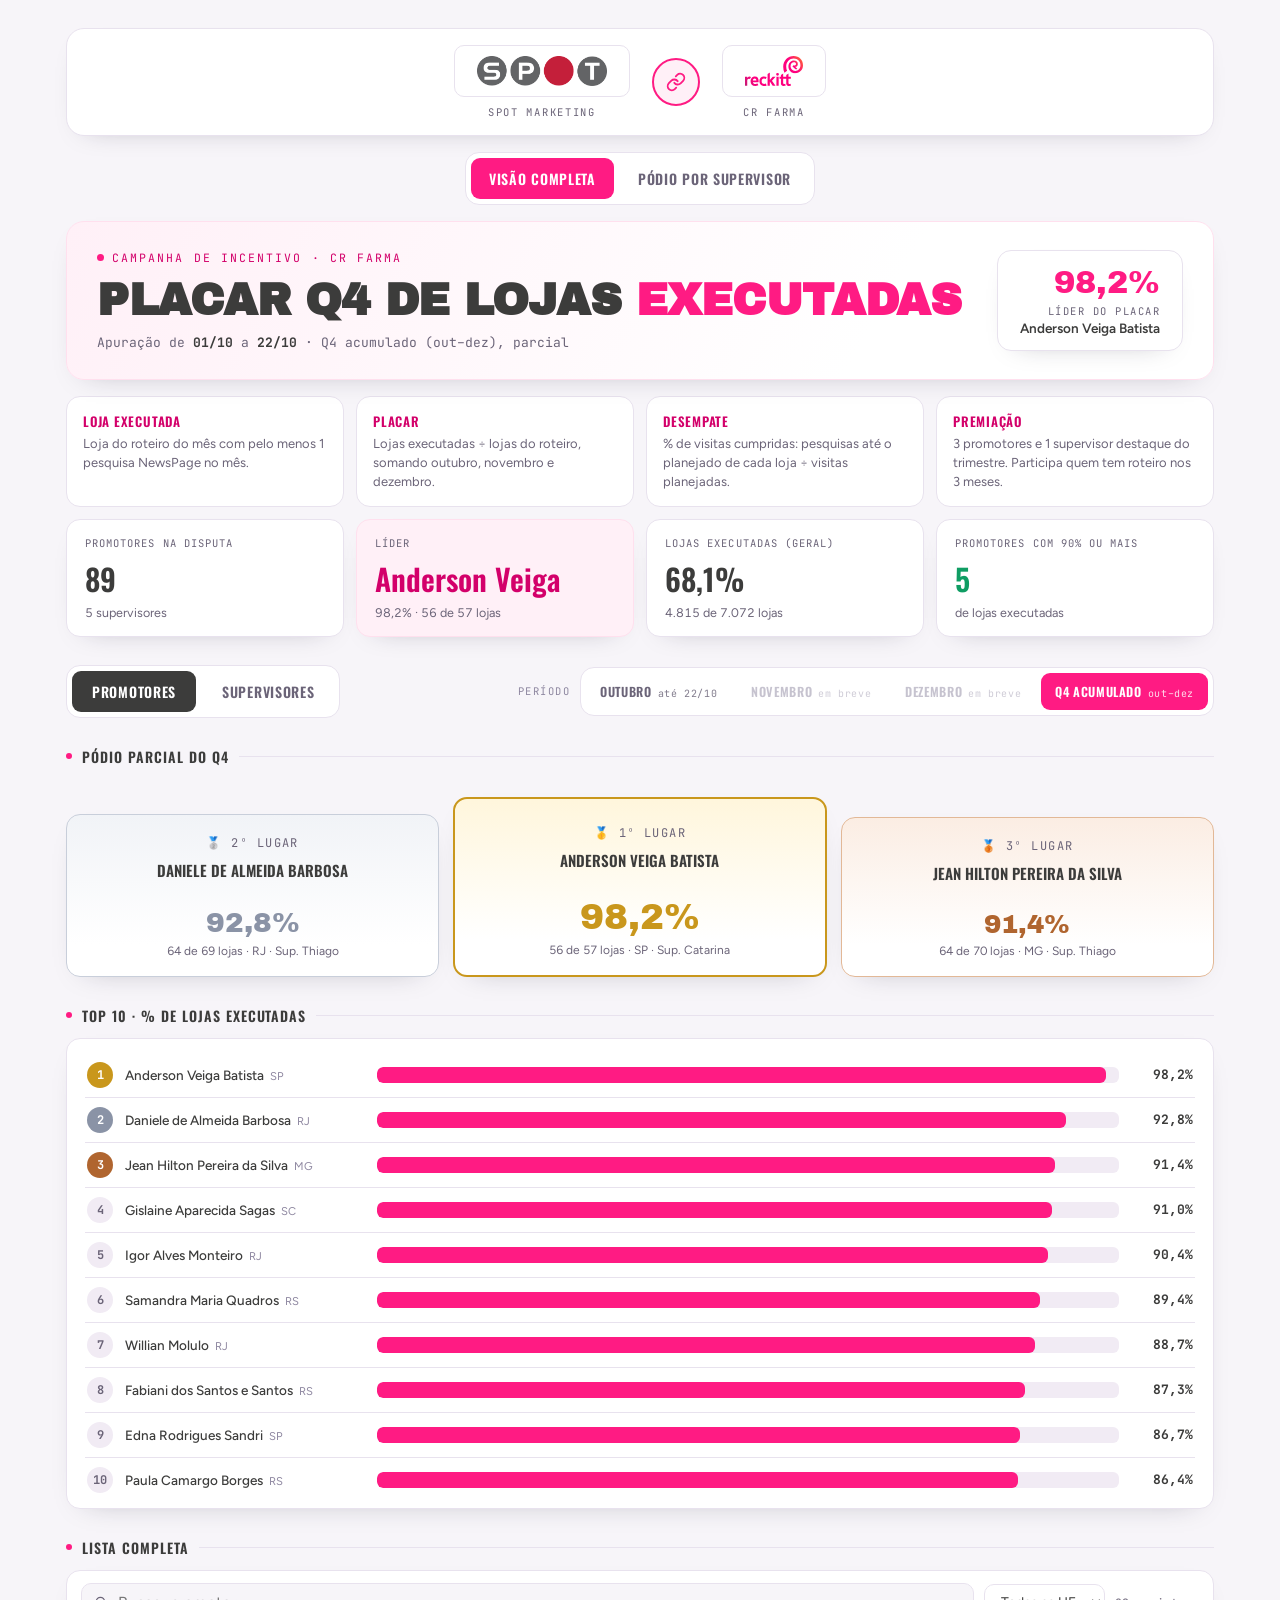
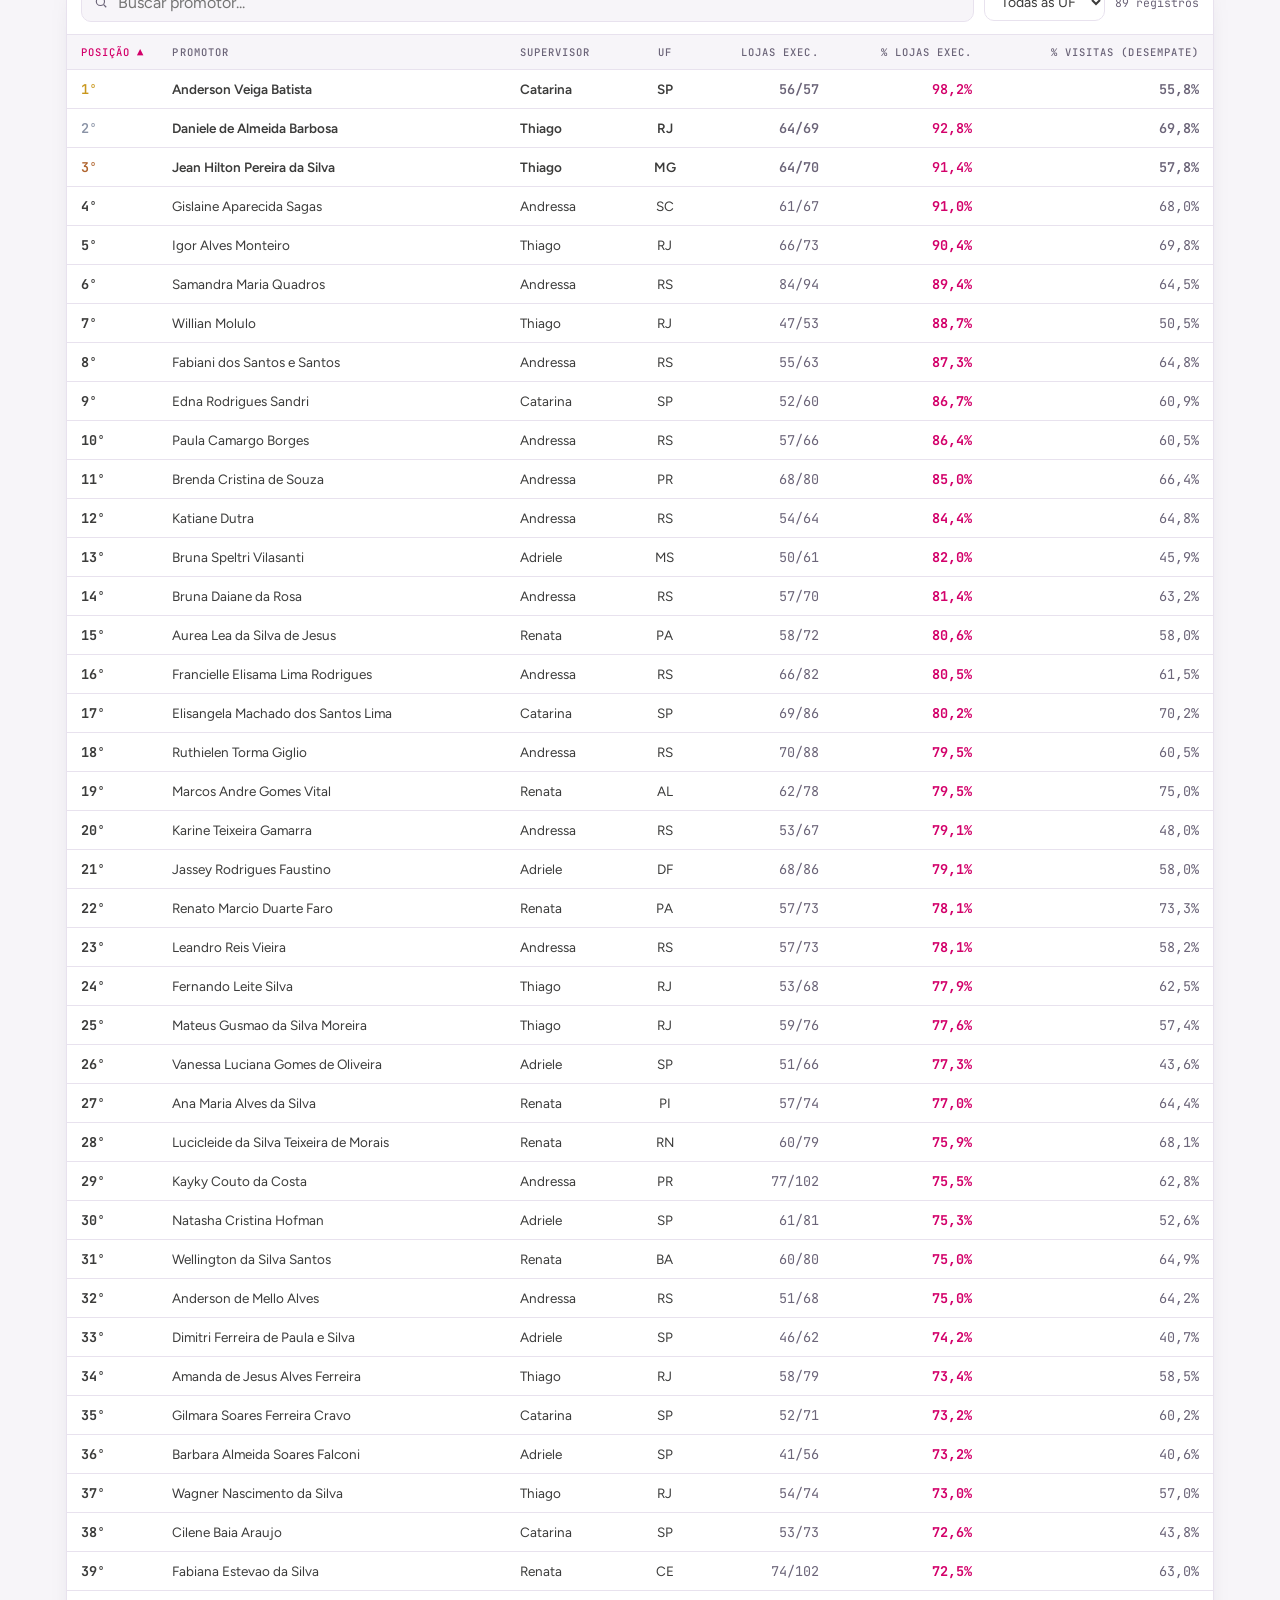
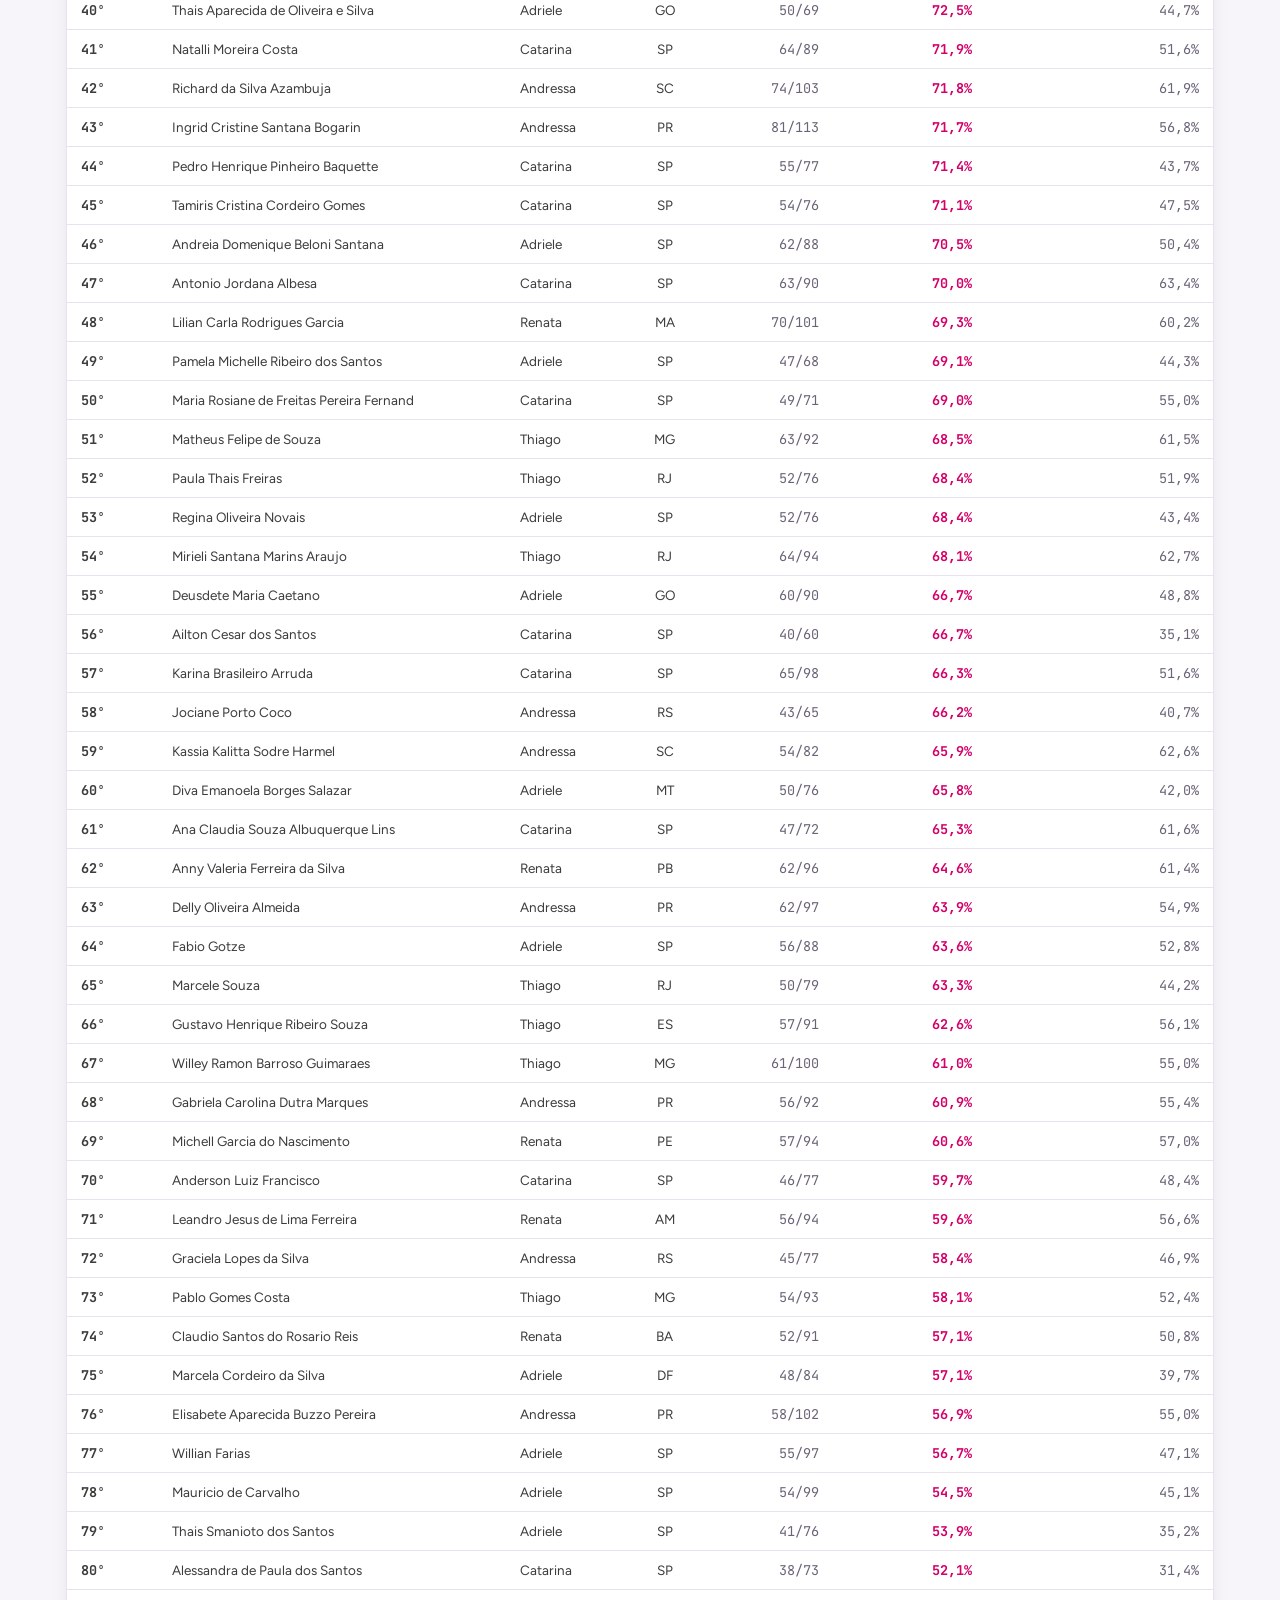
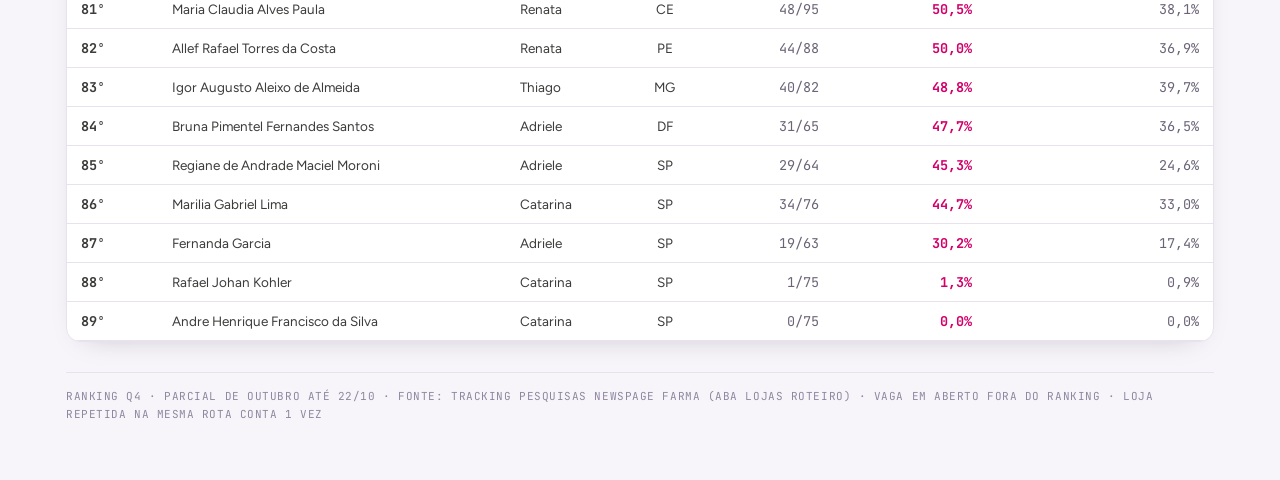
<file: 03_HTML/Placar_Farma_Q4_2026_Parcial_Outubro.html>
<!doctype html>
<html lang="pt-BR">
<head>
<meta charset="utf-8">
<meta name="viewport" content="width=device-width, initial-scale=1, viewport-fit=cover">
<title>Destaques Farma Q4</title>
<meta name="claude:viewport-fit-sides" content="cover">
<link rel="icon" type="image/svg+xml" href="[data-uri]">
<link rel="preconnect" href="https://fonts.googleapis.com">
<link rel="preconnect" href="https://fonts.gstatic.com" crossorigin>
<link rel="stylesheet" href="https://fonts.googleapis.com/css2?family=Archivo+Black&family=Oswald:wght@400;500;600;700&family=Figtree:wght@400;500;600;700&family=JetBrains+Mono:wght@400;500;700&display=swap">
<style>
/* Layout: página clara da campanha Farma. Faixa de marcas, placar em rosa-claro, regras, KPIs, abas, pódio, top 10 e lista. Rosa Reckitt como acento, azul-marinho no texto, ouro/prata/bronze só nas medalhas. */
:root{
  --bg:#F7F5F9; --surface:#FFFFFF; --tint:#FFF0F7; --tint-2:#FFE0EE;
  --line:#E8E2EE; --line-strong:#D9D0E2;
  --pink:#FF1B83; --pink-deep:#D3006A;
  --navy:#3C3C3B; --text:#3C3C3B; --muted:#6B6478; --muted-dim:#8E87A0; --ok:#0F9D63;
  --gold:#C9971C; --gold-bg:#FFF6DC; --silver:#8A93A6; --silver-bg:#F1F3F7; --bronze:#B0652F; --bronze-bg:#FBEDE3;
  --track:#F1EBF4;
  --display:"Archivo Black", "Arial Black", sans-serif; --cond:"Oswald", "Arial Narrow", sans-serif;
  --body:"Figtree", "Segoe UI", system-ui, sans-serif; --mono:"JetBrains Mono", Consolas, monospace;
  --r-lg:18px; --r-md:14px; --r-sm:10px;
  --shadow:0 10px 28px -20px rgba(27,27,47,.35);
  color-scheme:light;
}
*{box-sizing:border-box}
body{margin:0;background:var(--bg);color:var(--text);font-family:var(--body);font-size:14px;-webkit-font-smoothing:antialiased}
.wrap{max-width:1180px;margin:0 auto;padding-block:28px 56px;padding-left:max(16px,env(safe-area-inset-left,0px));padding-right:max(16px,env(safe-area-inset-right,0px))}
.num{font-variant-numeric:tabular-nums}
@keyframes rise{from{transform:translateY(8px)}to{transform:none}}
@media (prefers-reduced-motion:reduce){*{animation:none!important;transition:none!important}}

/* marcas */
.brand-row{display:flex;align-items:center;justify-content:center;gap:22px;padding:16px 20px;margin-bottom:16px;border-radius:var(--r-lg);background:var(--surface);border:1px solid var(--line);box-shadow:var(--shadow)}
.brand-side{display:flex;flex-direction:column;align-items:center;gap:8px}
.brand-chip{height:52px;padding:10px 22px;display:flex;align-items:center;border-radius:var(--r-sm);background:var(--surface);border:1px solid var(--line)}
.brand-chip.dark{background:var(--navy);border-color:var(--navy)}
.brand-chip img{height:100%;width:auto;display:block}
.brand-label{font-family:var(--mono);font-size:10.5px;letter-spacing:.16em;text-transform:uppercase;color:var(--muted)}
.vs{width:48px;height:48px;border-radius:50%;display:grid;place-items:center;background:var(--tint);border:2px solid var(--pink);flex-shrink:0}
.vs svg{width:20px;height:20px}
.vs svg path{stroke:var(--pink)}

/* troca de visão */
.view-switch{display:flex;justify-content:center;margin-bottom:16px}
.pills{display:flex;flex-wrap:wrap;gap:6px;padding:5px;border-radius:var(--r-md);background:var(--surface);border:1px solid var(--line)}
.pill{font-family:var(--cond);font-size:14px;font-weight:600;letter-spacing:.05em;text-transform:uppercase;color:var(--muted);background:transparent;border:0;border-radius:9px;padding:10px 18px;cursor:pointer}
.pill:hover{color:var(--text);background:var(--track)}
.pill.active{background:var(--pink);color:#FFFFFF}
.pill:disabled{opacity:.5;cursor:not-allowed;background:transparent;color:var(--muted-dim)}
.pill small{font-family:var(--mono);font-size:10px;font-weight:400;opacity:.85;margin-left:6px;text-transform:none}
.pill:focus-visible,.tab:focus-visible,input:focus-visible,select:focus-visible{outline:2px solid var(--pink);outline-offset:2px}

/* placar */
.scoreboard{display:flex;justify-content:space-between;align-items:center;gap:22px;flex-wrap:wrap;padding:28px 30px;border-radius:var(--r-lg);
  background:linear-gradient(120deg,var(--tint) 0%,var(--surface) 70%);border:1px solid var(--tint-2);box-shadow:var(--shadow);animation:rise .4s ease both}
.scoreboard > *{min-width:0}
.eyebrow{font-family:var(--mono);font-size:11.5px;letter-spacing:.18em;text-transform:uppercase;color:var(--pink-deep);display:flex;align-items:center;gap:8px}
.dot{width:7px;height:7px;border-radius:50%;background:var(--pink)}
h1{font-family:var(--display);font-size:clamp(26px,4.4vw,44px);line-height:1.05;letter-spacing:-.01em;text-transform:uppercase;margin:12px 0 0;color:var(--navy);text-wrap:balance}
h1 em{font-style:normal;color:var(--pink)}
.period{font-family:var(--mono);font-size:13px;color:var(--muted);margin-top:10px}
.period b{color:var(--text)}
.clock{text-align:right;padding:14px 22px;border-radius:var(--r-md);background:var(--surface);border:1px solid var(--line);box-shadow:var(--shadow)}
.clock .big{font-family:var(--display);font-size:32px;color:var(--pink)}
.clock .lbl{font-family:var(--mono);font-size:10.5px;letter-spacing:.14em;text-transform:uppercase;color:var(--muted);margin-top:4px}
.clock .who{font-size:13.5px;font-weight:600;margin-top:2px}

/* regras */
.rules{display:grid;grid-template-columns:repeat(4,1fr);gap:12px;margin-top:16px}
.rule{padding:14px 16px;border-radius:var(--r-md);background:var(--surface);border:1px solid var(--line);display:grid;gap:4px;align-content:start}
.rule b{font-family:var(--cond);font-size:13px;font-weight:600;letter-spacing:.06em;text-transform:uppercase;color:var(--pink-deep)}
.rule p{margin:0;color:var(--muted);font-size:13px;line-height:1.45}
@media (max-width:860px){.rules{grid-template-columns:1fr 1fr}}
@media (max-width:480px){.rules{grid-template-columns:1fr}}

/* kpis */
.kpis{display:grid;grid-template-columns:repeat(4,1fr);gap:12px;margin-top:12px}
.kpi{padding:16px 18px;border-radius:var(--r-md);background:var(--surface);border:1px solid var(--line);box-shadow:var(--shadow);min-width:0}
.kpi .lbl{font-family:var(--mono);font-size:10.5px;letter-spacing:.1em;text-transform:uppercase;color:var(--muted)}
.kpi .val{font-family:var(--cond);font-size:30px;font-weight:600;margin-top:6px;white-space:nowrap;overflow:hidden;text-overflow:ellipsis}
.kpi .sub{font-size:12.5px;color:var(--muted);margin-top:4px}
.kpi.pink{background:var(--tint);border-color:var(--tint-2)} .kpi.pink .val{color:var(--pink-deep)}
.kpi.ok .val{color:var(--ok)}
@media (max-width:760px){.kpis{grid-template-columns:1fr 1fr}.kpi .val{font-size:24px}}

/* abas + período */
.controls{display:flex;justify-content:space-between;align-items:center;flex-wrap:wrap;gap:12px;margin-top:28px}
.tabs{display:flex;gap:6px;padding:5px;border-radius:var(--r-md);background:var(--surface);border:1px solid var(--line)}
.tab{font-family:var(--cond);font-size:14px;font-weight:600;letter-spacing:.05em;text-transform:uppercase;color:var(--muted);background:transparent;border:0;padding:10px 20px;border-radius:9px;cursor:pointer}
.tab.active{background:var(--navy);color:#FFFFFF}
.tab:not(.active):hover{color:var(--text);background:var(--track)}
.period-switch{display:flex;align-items:center;gap:10px;flex-wrap:wrap}
.period-switch > span{font-family:var(--mono);font-size:10.5px;letter-spacing:.14em;text-transform:uppercase;color:var(--muted-dim)}
.period-switch .pill{font-size:12.5px;padding:9px 14px}

section.panel{margin-top:22px}
h2.st{font-family:var(--cond);font-size:14px;font-weight:600;letter-spacing:.07em;text-transform:uppercase;color:var(--navy);margin:28px 0 12px;display:flex;align-items:center;gap:10px}
h2.st::before{content:"";width:6px;height:6px;border-radius:50%;background:var(--pink);flex-shrink:0}
h2.st::after{content:"";flex:1;height:1px;background:var(--line)}

/* pódio */
.podium{display:grid;grid-template-columns:1fr 1fr 1fr;gap:14px;align-items:end}
.pod{border-radius:var(--r-md);padding:20px 14px 18px;text-align:center;background:var(--surface);border:1px solid var(--line);box-shadow:var(--shadow);min-width:0;animation:rise .4s ease both}
.pod .medal{font-family:var(--mono);font-size:12px;letter-spacing:.12em;color:var(--muted)}
.pod .name{font-family:var(--cond);font-size:15px;font-weight:600;text-transform:uppercase;line-height:1.25;margin-top:10px;min-height:38px;overflow-wrap:anywhere;color:var(--navy)}
.pod .pts{font-family:var(--display);margin-top:8px}
.pod .meta{font-size:12px;color:var(--muted);margin-top:6px}
.pod.p1{order:2;padding-top:26px;background:linear-gradient(180deg,var(--gold-bg),var(--surface) 80%);border:2px solid var(--gold)}
.pod.p1 .pts{font-size:36px;color:var(--gold)}
.pod.p2{order:1;margin-top:26px;background:linear-gradient(180deg,var(--silver-bg),var(--surface) 80%);border-color:#C8CEDA}
.pod.p2 .pts{font-size:28px;color:var(--silver)}
.pod.p3{order:3;margin-top:38px;background:linear-gradient(180deg,var(--bronze-bg),var(--surface) 80%);border-color:#E2B897}
.pod.p3 .pts{font-size:26px;color:var(--bronze)}
@media (max-width:600px){.podium{gap:8px}.pod{padding:14px 8px 12px}.pod .name{font-size:12px;min-height:30px}.pod.p1 .pts{font-size:24px}.pod.p2 .pts{font-size:20px}.pod.p3 .pts{font-size:19px}.pod .meta{font-size:11px}}

/* top 10 */
.chart{padding:14px 18px 6px;border-radius:var(--r-md);background:var(--surface);border:1px solid var(--line);box-shadow:var(--shadow)}
.bar-row{display:flex;align-items:center;gap:12px;padding:9px 2px;border-bottom:1px solid var(--line)}
.bar-row:last-child{border-bottom:0}
.bar-rank{width:26px;height:26px;flex-shrink:0;display:grid;place-items:center;border-radius:50%;font-family:var(--mono);font-size:12px;font-weight:700;color:var(--muted);background:var(--track)}
.bar-name{width:240px;flex-shrink:0;font-size:13.5px;font-weight:500;white-space:nowrap;overflow:hidden;text-overflow:ellipsis}
.bar-name small{color:var(--muted-dim);margin-left:6px;font-weight:400}
.bar-track{flex:1;min-width:40px;height:16px;border-radius:6px;background:var(--track);overflow:hidden}
.bar-fill{height:100%;border-radius:6px;background:var(--pink)}
.bar-pts{width:62px;text-align:right;flex-shrink:0;font-family:var(--mono);font-size:13px;font-weight:700}
.bar-row.t1 .bar-rank{background:var(--gold);color:#FFFFFF}
.bar-row.t2 .bar-rank{background:var(--silver);color:#FFFFFF}
.bar-row.t3 .bar-rank{background:var(--bronze);color:#FFFFFF}
@media (max-width:760px){.bar-name{width:120px}.bar-name small{display:none}}

/* tabela */
.table-card{border-radius:var(--r-md);background:var(--surface);border:1px solid var(--line);box-shadow:var(--shadow);overflow:hidden}
.toolbar{display:flex;gap:10px;flex-wrap:wrap;align-items:center;padding:12px 14px;border-bottom:1px solid var(--line)}
.search{flex:1;min-width:180px;display:flex;align-items:center;gap:8px;padding:8px 12px;border-radius:var(--r-sm);background:var(--bg);border:1px solid var(--line);color:var(--muted)}
.search input{flex:1;min-width:0;background:transparent;border:0;color:var(--text);font:inherit;font-size:16px;outline:none}
select{font:inherit;font-size:14px;color:var(--text);background:var(--surface);border:1px solid var(--line);border-radius:var(--r-sm);padding:8px 12px}
.count{font-family:var(--mono);font-size:11.5px;color:var(--muted)}
.tscroll{overflow-x:auto}
table{width:100%;border-collapse:collapse;min-width:640px}
th{font-family:var(--mono);font-size:10.5px;font-weight:500;letter-spacing:.1em;text-transform:uppercase;color:var(--muted);text-align:left;padding:10px 14px;background:var(--bg);border-bottom:1px solid var(--line);cursor:pointer;white-space:nowrap;user-select:none}
th.r,td.r{text-align:right} th.c,td.c{text-align:center}
th.sorted{color:var(--pink-deep)}
td{padding:10px 14px;border-bottom:1px solid var(--line);font-size:13.5px}
tbody tr:hover{background:var(--tint)}
tr.r1 td:first-child{color:var(--gold)} tr.r2 td:first-child{color:var(--silver)} tr.r3 td:first-child{color:var(--bronze)}
tr.top td{font-weight:600}
td.pos{font-family:var(--mono);font-weight:700;width:70px}
td.pct{font-family:var(--mono);font-weight:700;color:var(--pink-deep)}
td.mono{font-family:var(--mono);color:var(--muted)}
.empty{padding:28px;text-align:center;color:var(--muted);font-family:var(--mono);font-size:13px}

/* visão: pódio por supervisor */
.view-panel{padding:26px 26px 30px;border-radius:var(--r-lg);background:linear-gradient(120deg,var(--tint) 0%,var(--surface) 60%);border:1px solid var(--tint-2);box-shadow:var(--shadow)}
.team-grid{display:grid;grid-template-columns:repeat(auto-fill,minmax(250px,1fr));gap:14px;margin-top:20px}
.team{padding:16px 16px 10px;border-radius:var(--r-md);background:var(--surface);border:1px solid var(--line)}
.team.lead{border:2px solid var(--pink)}
.team-h{display:flex;justify-content:space-between;align-items:baseline;gap:8px;padding-bottom:10px;margin-bottom:6px;border-bottom:1px solid var(--line)}
.team-h b{font-family:var(--cond);font-size:16px;font-weight:600;letter-spacing:.06em;text-transform:uppercase;color:var(--navy)}
.team-h span{font-family:var(--mono);font-size:11px;color:var(--muted)}
.team-row{display:flex;align-items:center;gap:10px;padding:7px 0}
.team-row .m{width:24px;height:24px;border-radius:50%;display:grid;place-items:center;font-family:var(--cond);font-weight:700;font-size:12px;color:#FFFFFF;flex-shrink:0}
.team-row .n{flex:1;min-width:0;font-size:13px;white-space:nowrap;overflow:hidden;text-overflow:ellipsis}
.team-row .v{font-family:var(--mono);font-size:12.5px;font-weight:700;color:var(--pink-deep)}
.team-row:first-of-type .n{font-weight:700}

/* onde estou */
.me{margin:12px 14px 0;padding:14px 16px;border-radius:var(--r-sm);background:var(--tint);border:1px solid var(--tint-2);font-size:14px;line-height:1.5}

footer{margin-top:30px;padding-top:14px;border-top:1px solid var(--line);font-family:var(--mono);font-size:11px;letter-spacing:.05em;color:var(--muted-dim);line-height:1.7}
@media (max-width:600px){.scoreboard{padding:22px 18px}.clock{text-align:left;width:100%}.view-panel{padding:20px 14px 24px}.brand-row{gap:12px;padding:12px}.brand-chip{height:42px;padding:8px 14px}.pill{padding:9px 12px;font-size:12px}}
</style>


</head>
<body>
<div class="wrap">

  <div class="brand-row">
    <div class="brand-side"><div class="brand-chip"><img src="[data-uri]" alt="SPOT"></div><span class="brand-label">SPOT Marketing</span></div>
    <div class="vs" aria-hidden="true"><svg viewBox="0 0 24 24" fill="none"><path d="M10 13a5 5 0 0 0 7.54.54l3-3a5 5 0 0 0-7.07-7.07l-1.72 1.71" stroke="#FF1B83" stroke-width="2.2" stroke-linecap="round" stroke-linejoin="round"/><path d="M14 11a5 5 0 0 0-7.54-.54l-3 3a5 5 0 0 0 7.07 7.07l1.71-1.71" stroke="#FF1B83" stroke-width="2.2" stroke-linecap="round" stroke-linejoin="round"/></svg></div>
    <div class="brand-side"><div class="brand-chip"><img src="[data-uri]" alt="Reckitt"></div><span class="brand-label">CR Farma</span></div>
  </div>

  <div class="view-switch">
    <div class="pills" role="tablist" aria-label="Visão">
      <button type="button" class="pill active" data-view="full">Visão completa</button>
      <button type="button" class="pill" data-view="times">Pódio por supervisor</button>
    </div>
  </div>

  <!-- VISÃO COMPLETA -->
  <div id="fullView">
    <div class="scoreboard">
      <div>
        <div class="eyebrow"><span class="dot"></span>Campanha de incentivo · CR Farma</div>
        <h1>Placar Q4 de lojas <em>executadas</em></h1>
        <div class="period" id="periodo"></div>
      </div>
      <div class="clock">
        <div class="big num" id="liderVal">—</div>
        <div class="lbl">Líder do placar</div>
        <div class="who" id="liderNome"></div>
      </div>
    </div>

    <div class="rules">
      <div class="rule"><b>Loja executada</b><p>Loja do roteiro do mês com pelo menos 1 pesquisa NewsPage no mês.</p></div>
      <div class="rule"><b>Placar</b><p>Lojas executadas ÷ lojas do roteiro, somando outubro, novembro e dezembro.</p></div>
      <div class="rule"><b>Desempate</b><p>% de visitas cumpridas: pesquisas até o planejado de cada loja ÷ visitas planejadas.</p></div>
      <div class="rule"><b>Premiação</b><p>3 promotores e 1 supervisor destaque do trimestre. Participa quem tem roteiro nos 3 meses.</p></div>
    </div>

    <div class="kpis num" id="kpiRow"></div>

    <div class="controls">
      <div class="tabs" role="tablist" aria-label="Grupo">
        <button type="button" class="tab active" data-group="prom">Promotores</button>
        <button type="button" class="tab" data-group="sup">Supervisores</button>
      </div>
      <div class="period-switch">
        <span>Período</span>
        <div class="pills" id="mesPills"></div>
      </div>
    </div>

    <section class="panel" id="panel-prom"></section>
    <section class="panel" id="panel-sup" hidden></section>

    <footer id="rodape"></footer>
  </div>

  <!-- PÓDIO POR SUPERVISOR -->
  <div id="timesView" hidden>
    <div class="view-panel">
      <div class="eyebrow"><span class="dot"></span>Campanha de incentivo · CR Farma</div>
      <h1>Pódio de cada time</h1>
      <div class="period" id="periodoTimes"></div>
      <div class="team-grid" id="teamGrid"></div>
    </div>
  </div>

</div>

<script>
const MESES = {"out": {"prom": [{"pos": 1, "nome": "Anderson Veiga Batista", "sup": "Catarina", "supFull": "Catarina Fidelis da Silva", "uf": "SP", "lojas": 57, "exec": 56, "pct": 98.2, "pctv": 55.8}, {"pos": 2, "nome": "Daniele de Almeida Barbosa", "sup": "Thiago", "supFull": "Thiago Resende de Oliveira", "uf": "RJ", "lojas": 69, "exec": 64, "pct": 92.8, "pctv": 69.8}, {"pos": 3, "nome": "Jean Hilton Pereira da Silva", "sup": "Thiago", "supFull": "Thiago Resende de Oliveira", "uf": "MG", "lojas": 70, "exec": 64, "pct": 91.4, "pctv": 57.8}, {"pos": 4, "nome": "Gislaine Aparecida Sagas", "sup": "Andressa", "supFull": "Andressa Cabral de Oliveira", "uf": "SC", "lojas": 67, "exec": 61, "pct": 91.0, "pctv": 68.0}, {"pos": 5, "nome": "Igor Alves Monteiro", "sup": "Thiago", "supFull": "Thiago Resende de Oliveira", "uf": "RJ", "lojas": 73, "exec": 66, "pct": 90.4, "pctv": 69.8}, {"pos": 6, "nome": "Samandra Maria Quadros", "sup": "Andressa", "supFull": "Andressa Cabral de Oliveira", "uf": "RS", "lojas": 94, "exec": 84, "pct": 89.4, "pctv": 64.5}, {"pos": 7, "nome": "Willian Molulo", "sup": "Thiago", "supFull": "Thiago Resende de Oliveira", "uf": "RJ", "lojas": 53, "exec": 47, "pct": 88.7, "pctv": 50.5}, {"pos": 8, "nome": "Fabiani dos Santos e Santos", "sup": "Andressa", "supFull": "Andressa Cabral de Oliveira", "uf": "RS", "lojas": 63, "exec": 55, "pct": 87.3, "pctv": 64.8}, {"pos": 9, "nome": "Edna Rodrigues Sandri", "sup": "Catarina", "supFull": "Catarina Fidelis da Silva", "uf": "SP", "lojas": 60, "exec": 52, "pct": 86.7, "pctv": 60.9}, {"pos": 10, "nome": "Paula Camargo Borges", "sup": "Andressa", "supFull": "Andressa Cabral de Oliveira", "uf": "RS", "lojas": 66, "exec": 57, "pct": 86.4, "pctv": 60.5}, {"pos": 11, "nome": "Brenda Cristina de Souza", "sup": "Andressa", "supFull": "Andressa Cabral de Oliveira", "uf": "PR", "lojas": 80, "exec": 68, "pct": 85.0, "pctv": 66.4}, {"pos": 12, "nome": "Katiane Dutra", "sup": "Andressa", "supFull": "Andressa Cabral de Oliveira", "uf": "RS", "lojas": 64, "exec": 54, "pct": 84.4, "pctv": 64.8}, {"pos": 13, "nome": "Bruna Speltri Vilasanti", "sup": "Adriele", "supFull": "Adriele dos Santos Caxias", "uf": "MS", "lojas": 61, "exec": 50, "pct": 82.0, "pctv": 45.9}, {"pos": 14, "nome": "Bruna Daiane da Rosa", "sup": "Andressa", "supFull": "Andressa Cabral de Oliveira", "uf": "RS", "lojas": 70, "exec": 57, "pct": 81.4, "pctv": 63.2}, {"pos": 15, "nome": "Aurea Lea da Silva de Jesus", "sup": "Renata", "supFull": "Renata Matos de Sousa", "uf": "PA", "lojas": 72, "exec": 58, "pct": 80.6, "pctv": 58.0}, {"pos": 16, "nome": "Francielle Elisama Lima Rodrigues", "sup": "Andressa", "supFull": "Andressa Cabral de Oliveira", "uf": "RS", "lojas": 82, "exec": 66, "pct": 80.5, "pctv": 61.5}, {"pos": 17, "nome": "Elisangela Machado dos Santos Lima", "sup": "Catarina", "supFull": "Catarina Fidelis da Silva", "uf": "SP", "lojas": 86, "exec": 69, "pct": 80.2, "pctv": 70.2}, {"pos": 18, "nome": "Ruthielen Torma Giglio", "sup": "Andressa", "supFull": "Andressa Cabral de Oliveira", "uf": "RS", "lojas": 88, "exec": 70, "pct": 79.5, "pctv": 60.5}, {"pos": 19, "nome": "Marcos Andre Gomes Vital", "sup": "Renata", "supFull": "Renata Matos de Sousa", "uf": "AL", "lojas": 78, "exec": 62, "pct": 79.5, "pctv": 75.0}, {"pos": 20, "nome": "Karine Teixeira Gamarra", "sup": "Andressa", "supFull": "Andressa Cabral de Oliveira", "uf": "RS", "lojas": 67, "exec": 53, "pct": 79.1, "pctv": 48.0}, {"pos": 21, "nome": "Jassey Rodrigues Faustino", "sup": "Adriele", "supFull": "Adriele dos Santos Caxias", "uf": "DF", "lojas": 86, "exec": 68, "pct": 79.1, "pctv": 58.0}, {"pos": 22, "nome": "Renato Marcio Duarte Faro", "sup": "Renata", "supFull": "Renata Matos de Sousa", "uf": "PA", "lojas": 73, "exec": 57, "pct": 78.1, "pctv": 73.3}, {"pos": 23, "nome": "Leandro Reis Vieira", "sup": "Andressa", "supFull": "Andressa Cabral de Oliveira", "uf": "RS", "lojas": 73, "exec": 57, "pct": 78.1, "pctv": 58.2}, {"pos": 24, "nome": "Fernando Leite Silva", "sup": "Thiago", "supFull": "Thiago Resende de Oliveira", "uf": "RJ", "lojas": 68, "exec": 53, "pct": 77.9, "pctv": 62.5}, {"pos": 25, "nome": "Mateus Gusmao da Silva Moreira", "sup": "Thiago", "supFull": "Thiago Resende de Oliveira", "uf": "RJ", "lojas": 76, "exec": 59, "pct": 77.6, "pctv": 57.4}, {"pos": 26, "nome": "Vanessa Luciana Gomes de Oliveira", "sup": "Adriele", "supFull": "Adriele dos Santos Caxias", "uf": "SP", "lojas": 66, "exec": 51, "pct": 77.3, "pctv": 43.6}, {"pos": 27, "nome": "Ana Maria Alves da Silva", "sup": "Renata", "supFull": "Renata Matos de Sousa", "uf": "PI", "lojas": 74, "exec": 57, "pct": 77.0, "pctv": 64.4}, {"pos": 28, "nome": "Lucicleide da Silva Teixeira de Morais", "sup": "Renata", "supFull": "Renata Matos de Sousa", "uf": "RN", "lojas": 79, "exec": 60, "pct": 75.9, "pctv": 68.1}, {"pos": 29, "nome": "Kayky Couto da Costa", "sup": "Andressa", "supFull": "Andressa Cabral de Oliveira", "uf": "PR", "lojas": 102, "exec": 77, "pct": 75.5, "pctv": 62.8}, {"pos": 30, "nome": "Natasha Cristina Hofman", "sup": "Adriele", "supFull": "Adriele dos Santos Caxias", "uf": "SP", "lojas": 81, "exec": 61, "pct": 75.3, "pctv": 52.6}, {"pos": 31, "nome": "Wellington da Silva Santos", "sup": "Renata", "supFull": "Renata Matos de Sousa", "uf": "BA", "lojas": 80, "exec": 60, "pct": 75.0, "pctv": 64.9}, {"pos": 32, "nome": "Anderson de Mello Alves", "sup": "Andressa", "supFull": "Andressa Cabral de Oliveira", "uf": "RS", "lojas": 68, "exec": 51, "pct": 75.0, "pctv": 64.2}, {"pos": 33, "nome": "Dimitri Ferreira de Paula e Silva", "sup": "Adriele", "supFull": "Adriele dos Santos Caxias", "uf": "SP", "lojas": 62, "exec": 46, "pct": 74.2, "pctv": 40.7}, {"pos": 34, "nome": "Amanda de Jesus Alves Ferreira", "sup": "Thiago", "supFull": "Thiago Resende de Oliveira", "uf": "RJ", "lojas": 79, "exec": 58, "pct": 73.4, "pctv": 58.5}, {"pos": 35, "nome": "Gilmara Soares Ferreira Cravo", "sup": "Catarina", "supFull": "Catarina Fidelis da Silva", "uf": "SP", "lojas": 71, "exec": 52, "pct": 73.2, "pctv": 60.2}, {"pos": 36, "nome": "Barbara Almeida Soares Falconi", "sup": "Adriele", "supFull": "Adriele dos Santos Caxias", "uf": "SP", "lojas": 56, "exec": 41, "pct": 73.2, "pctv": 40.6}, {"pos": 37, "nome": "Wagner Nascimento da Silva", "sup": "Thiago", "supFull": "Thiago Resende de Oliveira", "uf": "RJ", "lojas": 74, "exec": 54, "pct": 73.0, "pctv": 57.0}, {"pos": 38, "nome": "Cilene Baia Araujo", "sup": "Catarina", "supFull": "Catarina Fidelis da Silva", "uf": "SP", "lojas": 73, "exec": 53, "pct": 72.6, "pctv": 43.8}, {"pos": 39, "nome": "Fabiana Estevao da Silva", "sup": "Renata", "supFull": "Renata Matos de Sousa", "uf": "CE", "lojas": 102, "exec": 74, "pct": 72.5, "pctv": 63.0}, {"pos": 40, "nome": "Thais Aparecida de Oliveira e Silva", "sup": "Adriele", "supFull": "Adriele dos Santos Caxias", "uf": "GO", "lojas": 69, "exec": 50, "pct": 72.5, "pctv": 44.7}, {"pos": 41, "nome": "Natalli Moreira Costa", "sup": "Catarina", "supFull": "Catarina Fidelis da Silva", "uf": "SP", "lojas": 89, "exec": 64, "pct": 71.9, "pctv": 51.6}, {"pos": 42, "nome": "Richard da Silva Azambuja", "sup": "Andressa", "supFull": "Andressa Cabral de Oliveira", "uf": "SC", "lojas": 103, "exec": 74, "pct": 71.8, "pctv": 61.9}, {"pos": 43, "nome": "Ingrid Cristine Santana Bogarin", "sup": "Andressa", "supFull": "Andressa Cabral de Oliveira", "uf": "PR", "lojas": 113, "exec": 81, "pct": 71.7, "pctv": 56.8}, {"pos": 44, "nome": "Pedro Henrique Pinheiro Baquette", "sup": "Catarina", "supFull": "Catarina Fidelis da Silva", "uf": "SP", "lojas": 77, "exec": 55, "pct": 71.4, "pctv": 43.7}, {"pos": 45, "nome": "Tamiris Cristina Cordeiro Gomes", "sup": "Catarina", "supFull": "Catarina Fidelis da Silva", "uf": "SP", "lojas": 76, "exec": 54, "pct": 71.1, "pctv": 47.5}, {"pos": 46, "nome": "Andreia Domenique Beloni Santana", "sup": "Adriele", "supFull": "Adriele dos Santos Caxias", "uf": "SP", "lojas": 88, "exec": 62, "pct": 70.5, "pctv": 50.4}, {"pos": 47, "nome": "Antonio Jordana Albesa", "sup": "Catarina", "supFull": "Catarina Fidelis da Silva", "uf": "SP", "lojas": 90, "exec": 63, "pct": 70.0, "pctv": 63.4}, {"pos": 48, "nome": "Lilian Carla Rodrigues Garcia", "sup": "Renata", "supFull": "Renata Matos de Sousa", "uf": "MA", "lojas": 101, "exec": 70, "pct": 69.3, "pctv": 60.2}, {"pos": 49, "nome": "Pamela Michelle Ribeiro dos Santos", "sup": "Adriele", "supFull": "Adriele dos Santos Caxias", "uf": "SP", "lojas": 68, "exec": 47, "pct": 69.1, "pctv": 44.3}, {"pos": 50, "nome": "Maria Rosiane de Freitas Pereira Fernand", "sup": "Catarina", "supFull": "Catarina Fidelis da Silva", "uf": "SP", "lojas": 71, "exec": 49, "pct": 69.0, "pctv": 55.0}, {"pos": 51, "nome": "Matheus Felipe de Souza", "sup": "Thiago", "supFull": "Thiago Resende de Oliveira", "uf": "MG", "lojas": 92, "exec": 63, "pct": 68.5, "pctv": 61.5}, {"pos": 52, "nome": "Paula Thais Freiras", "sup": "Thiago", "supFull": "Thiago Resende de Oliveira", "uf": "RJ", "lojas": 76, "exec": 52, "pct": 68.4, "pctv": 51.9}, {"pos": 53, "nome": "Regina Oliveira Novais", "sup": "Adriele", "supFull": "Adriele dos Santos Caxias", "uf": "SP", "lojas": 76, "exec": 52, "pct": 68.4, "pctv": 43.4}, {"pos": 54, "nome": "Mirieli Santana Marins Araujo", "sup": "Thiago", "supFull": "Thiago Resende de Oliveira", "uf": "RJ", "lojas": 94, "exec": 64, "pct": 68.1, "pctv": 62.7}, {"pos": 55, "nome": "Deusdete Maria Caetano", "sup": "Adriele", "supFull": "Adriele dos Santos Caxias", "uf": "GO", "lojas": 90, "exec": 60, "pct": 66.7, "pctv": 48.8}, {"pos": 56, "nome": "Ailton Cesar dos Santos", "sup": "Catarina", "supFull": "Catarina Fidelis da Silva", "uf": "SP", "lojas": 60, "exec": 40, "pct": 66.7, "pctv": 35.1}, {"pos": 57, "nome": "Karina Brasileiro Arruda", "sup": "Catarina", "supFull": "Catarina Fidelis da Silva", "uf": "SP", "lojas": 98, "exec": 65, "pct": 66.3, "pctv": 51.6}, {"pos": 58, "nome": "Jociane Porto Coco", "sup": "Andressa", "supFull": "Andressa Cabral de Oliveira", "uf": "RS", "lojas": 65, "exec": 43, "pct": 66.2, "pctv": 40.7}, {"pos": 59, "nome": "Kassia Kalitta Sodre Harmel", "sup": "Andressa", "supFull": "Andressa Cabral de Oliveira", "uf": "SC", "lojas": 82, "exec": 54, "pct": 65.9, "pctv": 62.6}, {"pos": 60, "nome": "Diva Emanoela Borges Salazar", "sup": "Adriele", "supFull": "Adriele dos Santos Caxias", "uf": "MT", "lojas": 76, "exec": 50, "pct": 65.8, "pctv": 42.0}, {"pos": 61, "nome": "Ana Claudia Souza Albuquerque Lins", "sup": "Catarina", "supFull": "Catarina Fidelis da Silva", "uf": "SP", "lojas": 72, "exec": 47, "pct": 65.3, "pctv": 61.6}, {"pos": 62, "nome": "Anny Valeria Ferreira da Silva", "sup": "Renata", "supFull": "Renata Matos de Sousa", "uf": "PB", "lojas": 96, "exec": 62, "pct": 64.6, "pctv": 61.4}, {"pos": 63, "nome": "Delly Oliveira Almeida", "sup": "Andressa", "supFull": "Andressa Cabral de Oliveira", "uf": "PR", "lojas": 97, "exec": 62, "pct": 63.9, "pctv": 54.9}, {"pos": 64, "nome": "Fabio Gotze", "sup": "Adriele", "supFull": "Adriele dos Santos Caxias", "uf": "SP", "lojas": 88, "exec": 56, "pct": 63.6, "pctv": 52.8}, {"pos": 65, "nome": "Marcele Souza", "sup": "Thiago", "supFull": "Thiago Resende de Oliveira", "uf": "RJ", "lojas": 79, "exec": 50, "pct": 63.3, "pctv": 44.2}, {"pos": 66, "nome": "Gustavo Henrique Ribeiro Souza", "sup": "Thiago", "supFull": "Thiago Resende de Oliveira", "uf": "ES", "lojas": 91, "exec": 57, "pct": 62.6, "pctv": 56.1}, {"pos": 67, "nome": "Willey Ramon Barroso Guimaraes", "sup": "Thiago", "supFull": "Thiago Resende de Oliveira", "uf": "MG", "lojas": 100, "exec": 61, "pct": 61.0, "pctv": 55.0}, {"pos": 68, "nome": "Gabriela Carolina Dutra Marques", "sup": "Andressa", "supFull": "Andressa Cabral de Oliveira", "uf": "PR", "lojas": 92, "exec": 56, "pct": 60.9, "pctv": 55.4}, {"pos": 69, "nome": "Michell Garcia do Nascimento", "sup": "Renata", "supFull": "Renata Matos de Sousa", "uf": "PE", "lojas": 94, "exec": 57, "pct": 60.6, "pctv": 57.0}, {"pos": 70, "nome": "Anderson Luiz Francisco", "sup": "Catarina", "supFull": "Catarina Fidelis da Silva", "uf": "SP", "lojas": 77, "exec": 46, "pct": 59.7, "pctv": 48.4}, {"pos": 71, "nome": "Leandro Jesus de Lima Ferreira", "sup": "Renata", "supFull": "Renata Matos de Sousa", "uf": "AM", "lojas": 94, "exec": 56, "pct": 59.6, "pctv": 56.6}, {"pos": 72, "nome": "Graciela Lopes da Silva", "sup": "Andressa", "supFull": "Andressa Cabral de Oliveira", "uf": "RS", "lojas": 77, "exec": 45, "pct": 58.4, "pctv": 46.9}, {"pos": 73, "nome": "Pablo Gomes Costa", "sup": "Thiago", "supFull": "Thiago Resende de Oliveira", "uf": "MG", "lojas": 93, "exec": 54, "pct": 58.1, "pctv": 52.4}, {"pos": 74, "nome": "Claudio Santos do Rosario Reis", "sup": "Renata", "supFull": "Renata Matos de Sousa", "uf": "BA", "lojas": 91, "exec": 52, "pct": 57.1, "pctv": 50.8}, {"pos": 75, "nome": "Marcela Cordeiro da Silva", "sup": "Adriele", "supFull": "Adriele dos Santos Caxias", "uf": "DF", "lojas": 84, "exec": 48, "pct": 57.1, "pctv": 39.7}, {"pos": 76, "nome": "Elisabete Aparecida Buzzo Pereira", "sup": "Andressa", "supFull": "Andressa Cabral de Oliveira", "uf": "PR", "lojas": 102, "exec": 58, "pct": 56.9, "pctv": 55.0}, {"pos": 77, "nome": "Willian Farias", "sup": "Adriele", "supFull": "Adriele dos Santos Caxias", "uf": "SP", "lojas": 97, "exec": 55, "pct": 56.7, "pctv": 47.1}, {"pos": 78, "nome": "Mauricio de Carvalho", "sup": "Adriele", "supFull": "Adriele dos Santos Caxias", "uf": "SP", "lojas": 99, "exec": 54, "pct": 54.5, "pctv": 45.1}, {"pos": 79, "nome": "Thais Smanioto dos Santos", "sup": "Adriele", "supFull": "Adriele dos Santos Caxias", "uf": "SP", "lojas": 76, "exec": 41, "pct": 53.9, "pctv": 35.2}, {"pos": 80, "nome": "Alessandra de Paula dos Santos", "sup": "Catarina", "supFull": "Catarina Fidelis da Silva", "uf": "SP", "lojas": 73, "exec": 38, "pct": 52.1, "pctv": 31.4}, {"pos": 81, "nome": "Maria Claudia Alves Paula", "sup": "Renata", "supFull": "Renata Matos de Sousa", "uf": "CE", "lojas": 95, "exec": 48, "pct": 50.5, "pctv": 38.1}, {"pos": 82, "nome": "Allef Rafael Torres da Costa", "sup": "Renata", "supFull": "Renata Matos de Sousa", "uf": "PE", "lojas": 88, "exec": 44, "pct": 50.0, "pctv": 36.9}, {"pos": 83, "nome": "Igor Augusto Aleixo de Almeida", "sup": "Thiago", "supFull": "Thiago Resende de Oliveira", "uf": "MG", "lojas": 82, "exec": 40, "pct": 48.8, "pctv": 39.7}, {"pos": 84, "nome": "Bruna Pimentel Fernandes Santos", "sup": "Adriele", "supFull": "Adriele dos Santos Caxias", "uf": "DF", "lojas": 65, "exec": 31, "pct": 47.7, "pctv": 36.5}, {"pos": 85, "nome": "Regiane de Andrade Maciel Moroni", "sup": "Adriele", "supFull": "Adriele dos Santos Caxias", "uf": "SP", "lojas": 64, "exec": 29, "pct": 45.3, "pctv": 24.6}, {"pos": 86, "nome": "Marilia Gabriel Lima", "sup": "Catarina", "supFull": "Catarina Fidelis da Silva", "uf": "SP", "lojas": 76, "exec": 34, "pct": 44.7, "pctv": 33.0}, {"pos": 87, "nome": "Fernanda Garcia", "sup": "Adriele", "supFull": "Adriele dos Santos Caxias", "uf": "SP", "lojas": 63, "exec": 19, "pct": 30.2, "pctv": 17.4}, {"pos": 88, "nome": "Rafael Johan Kohler", "sup": "Catarina", "supFull": "Catarina Fidelis da Silva", "uf": "SP", "lojas": 75, "exec": 1, "pct": 1.3, "pctv": 0.9}, {"pos": 89, "nome": "Andre Henrique Francisco da Silva", "sup": "Catarina", "supFull": "Catarina Fidelis da Silva", "uf": "SP", "lojas": 75, "exec": 0, "pct": 0.0, "pctv": 0.0}], "sup": [{"pos": 1, "nome": "Andressa Cabral de Oliveira", "prom": 21, "lojas": 1715, "exec": 1283, "pct": 74.8, "pctv": 59.2}, {"pos": 2, "nome": "Thiago Resende de Oliveira", "prom": 16, "lojas": 1269, "exec": 906, "pct": 71.4, "pctv": 56.6}, {"pos": 3, "nome": "Renata Matos de Sousa", "prom": 14, "lojas": 1217, "exec": 817, "pct": 67.1, "pctv": 58.6}, {"pos": 4, "nome": "Adriele dos Santos Caxias", "prom": 20, "lojas": 1515, "exec": 971, "pct": 64.1, "pctv": 42.8}, {"pos": 5, "nome": "Catarina Fidelis da Silva", "prom": 18, "lojas": 1356, "exec": 838, "pct": 61.8, "pctv": 45.4}], "tot": {"lojas": 7072, "exec": 4815}, "rodape": "RANKING Q4 · PARCIAL DE OUTUBRO ATÉ 22/10 · FONTE: TRACKING PESQUISAS NEWSPAGE FARMA (ABA LOJAS ROTEIRO) · VAGA EM ABERTO FORA DO RANKING · LOJA REPETIDA NA MESMA ROTA CONTA 1 VEZ", "label": "Outubro", "sub": "até 22/10", "disponivel": true, "titulo": "de outubro", "periodo": "Apuração de <b>01/10</b> a <b>22/10</b> · parcial do mês"}, "nov": {"label": "Novembro", "sub": "em breve", "disponivel": false}, "dez": {"label": "Dezembro", "sub": "em breve", "disponivel": false}, "q4": {"prom": [{"pos": 1, "nome": "Anderson Veiga Batista", "sup": "Catarina", "supFull": "Catarina Fidelis da Silva", "uf": "SP", "lojas": 57, "exec": 56, "pct": 98.2, "pctv": 55.8}, {"pos": 2, "nome": "Daniele de Almeida Barbosa", "sup": "Thiago", "supFull": "Thiago Resende de Oliveira", "uf": "RJ", "lojas": 69, "exec": 64, "pct": 92.8, "pctv": 69.8}, {"pos": 3, "nome": "Jean Hilton Pereira da Silva", "sup": "Thiago", "supFull": "Thiago Resende de Oliveira", "uf": "MG", "lojas": 70, "exec": 64, "pct": 91.4, "pctv": 57.8}, {"pos": 4, "nome": "Gislaine Aparecida Sagas", "sup": "Andressa", "supFull": "Andressa Cabral de Oliveira", "uf": "SC", "lojas": 67, "exec": 61, "pct": 91.0, "pctv": 68.0}, {"pos": 5, "nome": "Igor Alves Monteiro", "sup": "Thiago", "supFull": "Thiago Resende de Oliveira", "uf": "RJ", "lojas": 73, "exec": 66, "pct": 90.4, "pctv": 69.8}, {"pos": 6, "nome": "Samandra Maria Quadros", "sup": "Andressa", "supFull": "Andressa Cabral de Oliveira", "uf": "RS", "lojas": 94, "exec": 84, "pct": 89.4, "pctv": 64.5}, {"pos": 7, "nome": "Willian Molulo", "sup": "Thiago", "supFull": "Thiago Resende de Oliveira", "uf": "RJ", "lojas": 53, "exec": 47, "pct": 88.7, "pctv": 50.5}, {"pos": 8, "nome": "Fabiani dos Santos e Santos", "sup": "Andressa", "supFull": "Andressa Cabral de Oliveira", "uf": "RS", "lojas": 63, "exec": 55, "pct": 87.3, "pctv": 64.8}, {"pos": 9, "nome": "Edna Rodrigues Sandri", "sup": "Catarina", "supFull": "Catarina Fidelis da Silva", "uf": "SP", "lojas": 60, "exec": 52, "pct": 86.7, "pctv": 60.9}, {"pos": 10, "nome": "Paula Camargo Borges", "sup": "Andressa", "supFull": "Andressa Cabral de Oliveira", "uf": "RS", "lojas": 66, "exec": 57, "pct": 86.4, "pctv": 60.5}, {"pos": 11, "nome": "Brenda Cristina de Souza", "sup": "Andressa", "supFull": "Andressa Cabral de Oliveira", "uf": "PR", "lojas": 80, "exec": 68, "pct": 85.0, "pctv": 66.4}, {"pos": 12, "nome": "Katiane Dutra", "sup": "Andressa", "supFull": "Andressa Cabral de Oliveira", "uf": "RS", "lojas": 64, "exec": 54, "pct": 84.4, "pctv": 64.8}, {"pos": 13, "nome": "Bruna Speltri Vilasanti", "sup": "Adriele", "supFull": "Adriele dos Santos Caxias", "uf": "MS", "lojas": 61, "exec": 50, "pct": 82.0, "pctv": 45.9}, {"pos": 14, "nome": "Bruna Daiane da Rosa", "sup": "Andressa", "supFull": "Andressa Cabral de Oliveira", "uf": "RS", "lojas": 70, "exec": 57, "pct": 81.4, "pctv": 63.2}, {"pos": 15, "nome": "Aurea Lea da Silva de Jesus", "sup": "Renata", "supFull": "Renata Matos de Sousa", "uf": "PA", "lojas": 72, "exec": 58, "pct": 80.6, "pctv": 58.0}, {"pos": 16, "nome": "Francielle Elisama Lima Rodrigues", "sup": "Andressa", "supFull": "Andressa Cabral de Oliveira", "uf": "RS", "lojas": 82, "exec": 66, "pct": 80.5, "pctv": 61.5}, {"pos": 17, "nome": "Elisangela Machado dos Santos Lima", "sup": "Catarina", "supFull": "Catarina Fidelis da Silva", "uf": "SP", "lojas": 86, "exec": 69, "pct": 80.2, "pctv": 70.2}, {"pos": 18, "nome": "Ruthielen Torma Giglio", "sup": "Andressa", "supFull": "Andressa Cabral de Oliveira", "uf": "RS", "lojas": 88, "exec": 70, "pct": 79.5, "pctv": 60.5}, {"pos": 19, "nome": "Marcos Andre Gomes Vital", "sup": "Renata", "supFull": "Renata Matos de Sousa", "uf": "AL", "lojas": 78, "exec": 62, "pct": 79.5, "pctv": 75.0}, {"pos": 20, "nome": "Karine Teixeira Gamarra", "sup": "Andressa", "supFull": "Andressa Cabral de Oliveira", "uf": "RS", "lojas": 67, "exec": 53, "pct": 79.1, "pctv": 48.0}, {"pos": 21, "nome": "Jassey Rodrigues Faustino", "sup": "Adriele", "supFull": "Adriele dos Santos Caxias", "uf": "DF", "lojas": 86, "exec": 68, "pct": 79.1, "pctv": 58.0}, {"pos": 22, "nome": "Renato Marcio Duarte Faro", "sup": "Renata", "supFull": "Renata Matos de Sousa", "uf": "PA", "lojas": 73, "exec": 57, "pct": 78.1, "pctv": 73.3}, {"pos": 23, "nome": "Leandro Reis Vieira", "sup": "Andressa", "supFull": "Andressa Cabral de Oliveira", "uf": "RS", "lojas": 73, "exec": 57, "pct": 78.1, "pctv": 58.2}, {"pos": 24, "nome": "Fernando Leite Silva", "sup": "Thiago", "supFull": "Thiago Resende de Oliveira", "uf": "RJ", "lojas": 68, "exec": 53, "pct": 77.9, "pctv": 62.5}, {"pos": 25, "nome": "Mateus Gusmao da Silva Moreira", "sup": "Thiago", "supFull": "Thiago Resende de Oliveira", "uf": "RJ", "lojas": 76, "exec": 59, "pct": 77.6, "pctv": 57.4}, {"pos": 26, "nome": "Vanessa Luciana Gomes de Oliveira", "sup": "Adriele", "supFull": "Adriele dos Santos Caxias", "uf": "SP", "lojas": 66, "exec": 51, "pct": 77.3, "pctv": 43.6}, {"pos": 27, "nome": "Ana Maria Alves da Silva", "sup": "Renata", "supFull": "Renata Matos de Sousa", "uf": "PI", "lojas": 74, "exec": 57, "pct": 77.0, "pctv": 64.4}, {"pos": 28, "nome": "Lucicleide da Silva Teixeira de Morais", "sup": "Renata", "supFull": "Renata Matos de Sousa", "uf": "RN", "lojas": 79, "exec": 60, "pct": 75.9, "pctv": 68.1}, {"pos": 29, "nome": "Kayky Couto da Costa", "sup": "Andressa", "supFull": "Andressa Cabral de Oliveira", "uf": "PR", "lojas": 102, "exec": 77, "pct": 75.5, "pctv": 62.8}, {"pos": 30, "nome": "Natasha Cristina Hofman", "sup": "Adriele", "supFull": "Adriele dos Santos Caxias", "uf": "SP", "lojas": 81, "exec": 61, "pct": 75.3, "pctv": 52.6}, {"pos": 31, "nome": "Wellington da Silva Santos", "sup": "Renata", "supFull": "Renata Matos de Sousa", "uf": "BA", "lojas": 80, "exec": 60, "pct": 75.0, "pctv": 64.9}, {"pos": 32, "nome": "Anderson de Mello Alves", "sup": "Andressa", "supFull": "Andressa Cabral de Oliveira", "uf": "RS", "lojas": 68, "exec": 51, "pct": 75.0, "pctv": 64.2}, {"pos": 33, "nome": "Dimitri Ferreira de Paula e Silva", "sup": "Adriele", "supFull": "Adriele dos Santos Caxias", "uf": "SP", "lojas": 62, "exec": 46, "pct": 74.2, "pctv": 40.7}, {"pos": 34, "nome": "Amanda de Jesus Alves Ferreira", "sup": "Thiago", "supFull": "Thiago Resende de Oliveira", "uf": "RJ", "lojas": 79, "exec": 58, "pct": 73.4, "pctv": 58.5}, {"pos": 35, "nome": "Gilmara Soares Ferreira Cravo", "sup": "Catarina", "supFull": "Catarina Fidelis da Silva", "uf": "SP", "lojas": 71, "exec": 52, "pct": 73.2, "pctv": 60.2}, {"pos": 36, "nome": "Barbara Almeida Soares Falconi", "sup": "Adriele", "supFull": "Adriele dos Santos Caxias", "uf": "SP", "lojas": 56, "exec": 41, "pct": 73.2, "pctv": 40.6}, {"pos": 37, "nome": "Wagner Nascimento da Silva", "sup": "Thiago", "supFull": "Thiago Resende de Oliveira", "uf": "RJ", "lojas": 74, "exec": 54, "pct": 73.0, "pctv": 57.0}, {"pos": 38, "nome": "Cilene Baia Araujo", "sup": "Catarina", "supFull": "Catarina Fidelis da Silva", "uf": "SP", "lojas": 73, "exec": 53, "pct": 72.6, "pctv": 43.8}, {"pos": 39, "nome": "Fabiana Estevao da Silva", "sup": "Renata", "supFull": "Renata Matos de Sousa", "uf": "CE", "lojas": 102, "exec": 74, "pct": 72.5, "pctv": 63.0}, {"pos": 40, "nome": "Thais Aparecida de Oliveira e Silva", "sup": "Adriele", "supFull": "Adriele dos Santos Caxias", "uf": "GO", "lojas": 69, "exec": 50, "pct": 72.5, "pctv": 44.7}, {"pos": 41, "nome": "Natalli Moreira Costa", "sup": "Catarina", "supFull": "Catarina Fidelis da Silva", "uf": "SP", "lojas": 89, "exec": 64, "pct": 71.9, "pctv": 51.6}, {"pos": 42, "nome": "Richard da Silva Azambuja", "sup": "Andressa", "supFull": "Andressa Cabral de Oliveira", "uf": "SC", "lojas": 103, "exec": 74, "pct": 71.8, "pctv": 61.9}, {"pos": 43, "nome": "Ingrid Cristine Santana Bogarin", "sup": "Andressa", "supFull": "Andressa Cabral de Oliveira", "uf": "PR", "lojas": 113, "exec": 81, "pct": 71.7, "pctv": 56.8}, {"pos": 44, "nome": "Pedro Henrique Pinheiro Baquette", "sup": "Catarina", "supFull": "Catarina Fidelis da Silva", "uf": "SP", "lojas": 77, "exec": 55, "pct": 71.4, "pctv": 43.7}, {"pos": 45, "nome": "Tamiris Cristina Cordeiro Gomes", "sup": "Catarina", "supFull": "Catarina Fidelis da Silva", "uf": "SP", "lojas": 76, "exec": 54, "pct": 71.1, "pctv": 47.5}, {"pos": 46, "nome": "Andreia Domenique Beloni Santana", "sup": "Adriele", "supFull": "Adriele dos Santos Caxias", "uf": "SP", "lojas": 88, "exec": 62, "pct": 70.5, "pctv": 50.4}, {"pos": 47, "nome": "Antonio Jordana Albesa", "sup": "Catarina", "supFull": "Catarina Fidelis da Silva", "uf": "SP", "lojas": 90, "exec": 63, "pct": 70.0, "pctv": 63.4}, {"pos": 48, "nome": "Lilian Carla Rodrigues Garcia", "sup": "Renata", "supFull": "Renata Matos de Sousa", "uf": "MA", "lojas": 101, "exec": 70, "pct": 69.3, "pctv": 60.2}, {"pos": 49, "nome": "Pamela Michelle Ribeiro dos Santos", "sup": "Adriele", "supFull": "Adriele dos Santos Caxias", "uf": "SP", "lojas": 68, "exec": 47, "pct": 69.1, "pctv": 44.3}, {"pos": 50, "nome": "Maria Rosiane de Freitas Pereira Fernand", "sup": "Catarina", "supFull": "Catarina Fidelis da Silva", "uf": "SP", "lojas": 71, "exec": 49, "pct": 69.0, "pctv": 55.0}, {"pos": 51, "nome": "Matheus Felipe de Souza", "sup": "Thiago", "supFull": "Thiago Resende de Oliveira", "uf": "MG", "lojas": 92, "exec": 63, "pct": 68.5, "pctv": 61.5}, {"pos": 52, "nome": "Paula Thais Freiras", "sup": "Thiago", "supFull": "Thiago Resende de Oliveira", "uf": "RJ", "lojas": 76, "exec": 52, "pct": 68.4, "pctv": 51.9}, {"pos": 53, "nome": "Regina Oliveira Novais", "sup": "Adriele", "supFull": "Adriele dos Santos Caxias", "uf": "SP", "lojas": 76, "exec": 52, "pct": 68.4, "pctv": 43.4}, {"pos": 54, "nome": "Mirieli Santana Marins Araujo", "sup": "Thiago", "supFull": "Thiago Resende de Oliveira", "uf": "RJ", "lojas": 94, "exec": 64, "pct": 68.1, "pctv": 62.7}, {"pos": 55, "nome": "Deusdete Maria Caetano", "sup": "Adriele", "supFull": "Adriele dos Santos Caxias", "uf": "GO", "lojas": 90, "exec": 60, "pct": 66.7, "pctv": 48.8}, {"pos": 56, "nome": "Ailton Cesar dos Santos", "sup": "Catarina", "supFull": "Catarina Fidelis da Silva", "uf": "SP", "lojas": 60, "exec": 40, "pct": 66.7, "pctv": 35.1}, {"pos": 57, "nome": "Karina Brasileiro Arruda", "sup": "Catarina", "supFull": "Catarina Fidelis da Silva", "uf": "SP", "lojas": 98, "exec": 65, "pct": 66.3, "pctv": 51.6}, {"pos": 58, "nome": "Jociane Porto Coco", "sup": "Andressa", "supFull": "Andressa Cabral de Oliveira", "uf": "RS", "lojas": 65, "exec": 43, "pct": 66.2, "pctv": 40.7}, {"pos": 59, "nome": "Kassia Kalitta Sodre Harmel", "sup": "Andressa", "supFull": "Andressa Cabral de Oliveira", "uf": "SC", "lojas": 82, "exec": 54, "pct": 65.9, "pctv": 62.6}, {"pos": 60, "nome": "Diva Emanoela Borges Salazar", "sup": "Adriele", "supFull": "Adriele dos Santos Caxias", "uf": "MT", "lojas": 76, "exec": 50, "pct": 65.8, "pctv": 42.0}, {"pos": 61, "nome": "Ana Claudia Souza Albuquerque Lins", "sup": "Catarina", "supFull": "Catarina Fidelis da Silva", "uf": "SP", "lojas": 72, "exec": 47, "pct": 65.3, "pctv": 61.6}, {"pos": 62, "nome": "Anny Valeria Ferreira da Silva", "sup": "Renata", "supFull": "Renata Matos de Sousa", "uf": "PB", "lojas": 96, "exec": 62, "pct": 64.6, "pctv": 61.4}, {"pos": 63, "nome": "Delly Oliveira Almeida", "sup": "Andressa", "supFull": "Andressa Cabral de Oliveira", "uf": "PR", "lojas": 97, "exec": 62, "pct": 63.9, "pctv": 54.9}, {"pos": 64, "nome": "Fabio Gotze", "sup": "Adriele", "supFull": "Adriele dos Santos Caxias", "uf": "SP", "lojas": 88, "exec": 56, "pct": 63.6, "pctv": 52.8}, {"pos": 65, "nome": "Marcele Souza", "sup": "Thiago", "supFull": "Thiago Resende de Oliveira", "uf": "RJ", "lojas": 79, "exec": 50, "pct": 63.3, "pctv": 44.2}, {"pos": 66, "nome": "Gustavo Henrique Ribeiro Souza", "sup": "Thiago", "supFull": "Thiago Resende de Oliveira", "uf": "ES", "lojas": 91, "exec": 57, "pct": 62.6, "pctv": 56.1}, {"pos": 67, "nome": "Willey Ramon Barroso Guimaraes", "sup": "Thiago", "supFull": "Thiago Resende de Oliveira", "uf": "MG", "lojas": 100, "exec": 61, "pct": 61.0, "pctv": 55.0}, {"pos": 68, "nome": "Gabriela Carolina Dutra Marques", "sup": "Andressa", "supFull": "Andressa Cabral de Oliveira", "uf": "PR", "lojas": 92, "exec": 56, "pct": 60.9, "pctv": 55.4}, {"pos": 69, "nome": "Michell Garcia do Nascimento", "sup": "Renata", "supFull": "Renata Matos de Sousa", "uf": "PE", "lojas": 94, "exec": 57, "pct": 60.6, "pctv": 57.0}, {"pos": 70, "nome": "Anderson Luiz Francisco", "sup": "Catarina", "supFull": "Catarina Fidelis da Silva", "uf": "SP", "lojas": 77, "exec": 46, "pct": 59.7, "pctv": 48.4}, {"pos": 71, "nome": "Leandro Jesus de Lima Ferreira", "sup": "Renata", "supFull": "Renata Matos de Sousa", "uf": "AM", "lojas": 94, "exec": 56, "pct": 59.6, "pctv": 56.6}, {"pos": 72, "nome": "Graciela Lopes da Silva", "sup": "Andressa", "supFull": "Andressa Cabral de Oliveira", "uf": "RS", "lojas": 77, "exec": 45, "pct": 58.4, "pctv": 46.9}, {"pos": 73, "nome": "Pablo Gomes Costa", "sup": "Thiago", "supFull": "Thiago Resende de Oliveira", "uf": "MG", "lojas": 93, "exec": 54, "pct": 58.1, "pctv": 52.4}, {"pos": 74, "nome": "Claudio Santos do Rosario Reis", "sup": "Renata", "supFull": "Renata Matos de Sousa", "uf": "BA", "lojas": 91, "exec": 52, "pct": 57.1, "pctv": 50.8}, {"pos": 75, "nome": "Marcela Cordeiro da Silva", "sup": "Adriele", "supFull": "Adriele dos Santos Caxias", "uf": "DF", "lojas": 84, "exec": 48, "pct": 57.1, "pctv": 39.7}, {"pos": 76, "nome": "Elisabete Aparecida Buzzo Pereira", "sup": "Andressa", "supFull": "Andressa Cabral de Oliveira", "uf": "PR", "lojas": 102, "exec": 58, "pct": 56.9, "pctv": 55.0}, {"pos": 77, "nome": "Willian Farias", "sup": "Adriele", "supFull": "Adriele dos Santos Caxias", "uf": "SP", "lojas": 97, "exec": 55, "pct": 56.7, "pctv": 47.1}, {"pos": 78, "nome": "Mauricio de Carvalho", "sup": "Adriele", "supFull": "Adriele dos Santos Caxias", "uf": "SP", "lojas": 99, "exec": 54, "pct": 54.5, "pctv": 45.1}, {"pos": 79, "nome": "Thais Smanioto dos Santos", "sup": "Adriele", "supFull": "Adriele dos Santos Caxias", "uf": "SP", "lojas": 76, "exec": 41, "pct": 53.9, "pctv": 35.2}, {"pos": 80, "nome": "Alessandra de Paula dos Santos", "sup": "Catarina", "supFull": "Catarina Fidelis da Silva", "uf": "SP", "lojas": 73, "exec": 38, "pct": 52.1, "pctv": 31.4}, {"pos": 81, "nome": "Maria Claudia Alves Paula", "sup": "Renata", "supFull": "Renata Matos de Sousa", "uf": "CE", "lojas": 95, "exec": 48, "pct": 50.5, "pctv": 38.1}, {"pos": 82, "nome": "Allef Rafael Torres da Costa", "sup": "Renata", "supFull": "Renata Matos de Sousa", "uf": "PE", "lojas": 88, "exec": 44, "pct": 50.0, "pctv": 36.9}, {"pos": 83, "nome": "Igor Augusto Aleixo de Almeida", "sup": "Thiago", "supFull": "Thiago Resende de Oliveira", "uf": "MG", "lojas": 82, "exec": 40, "pct": 48.8, "pctv": 39.7}, {"pos": 84, "nome": "Bruna Pimentel Fernandes Santos", "sup": "Adriele", "supFull": "Adriele dos Santos Caxias", "uf": "DF", "lojas": 65, "exec": 31, "pct": 47.7, "pctv": 36.5}, {"pos": 85, "nome": "Regiane de Andrade Maciel Moroni", "sup": "Adriele", "supFull": "Adriele dos Santos Caxias", "uf": "SP", "lojas": 64, "exec": 29, "pct": 45.3, "pctv": 24.6}, {"pos": 86, "nome": "Marilia Gabriel Lima", "sup": "Catarina", "supFull": "Catarina Fidelis da Silva", "uf": "SP", "lojas": 76, "exec": 34, "pct": 44.7, "pctv": 33.0}, {"pos": 87, "nome": "Fernanda Garcia", "sup": "Adriele", "supFull": "Adriele dos Santos Caxias", "uf": "SP", "lojas": 63, "exec": 19, "pct": 30.2, "pctv": 17.4}, {"pos": 88, "nome": "Rafael Johan Kohler", "sup": "Catarina", "supFull": "Catarina Fidelis da Silva", "uf": "SP", "lojas": 75, "exec": 1, "pct": 1.3, "pctv": 0.9}, {"pos": 89, "nome": "Andre Henrique Francisco da Silva", "sup": "Catarina", "supFull": "Catarina Fidelis da Silva", "uf": "SP", "lojas": 75, "exec": 0, "pct": 0.0, "pctv": 0.0}], "sup": [{"pos": 1, "nome": "Andressa Cabral de Oliveira", "prom": 21, "lojas": 1715, "exec": 1283, "pct": 74.8, "pctv": 59.2}, {"pos": 2, "nome": "Thiago Resende de Oliveira", "prom": 16, "lojas": 1269, "exec": 906, "pct": 71.4, "pctv": 56.6}, {"pos": 3, "nome": "Renata Matos de Sousa", "prom": 14, "lojas": 1217, "exec": 817, "pct": 67.1, "pctv": 58.6}, {"pos": 4, "nome": "Adriele dos Santos Caxias", "prom": 20, "lojas": 1515, "exec": 971, "pct": 64.1, "pctv": 42.8}, {"pos": 5, "nome": "Catarina Fidelis da Silva", "prom": 18, "lojas": 1356, "exec": 838, "pct": 61.8, "pctv": 45.4}], "tot": {"lojas": 7072, "exec": 4815}, "rodape": "RANKING Q4 · PARCIAL DE OUTUBRO ATÉ 22/10 · FONTE: TRACKING PESQUISAS NEWSPAGE FARMA (ABA LOJAS ROTEIRO) · VAGA EM ABERTO FORA DO RANKING · LOJA REPETIDA NA MESMA ROTA CONTA 1 VEZ", "label": "Q4 acumulado", "sub": "out–dez", "disponivel": true, "titulo": "parcial do Q4", "periodo": "Apuração de <b>01/10</b> a <b>22/10</b> · Q4 acumulado (out–dez), parcial"}};
const ORDEM_MESES = ['out','nov','dez','q4'];
let mes = 'q4';
let D = MESES[mes];
const st = { prom:{key:'pos',dir:1,q:'',uf:''}, sup:{key:'pos',dir:1,q:''} };

const pct = v => v.toLocaleString('pt-BR',{minimumFractionDigits:1,maximumFractionDigits:1}) + '%';
const int = v => v.toLocaleString('pt-BR');
const esc = s => String(s).replace(/[&<>"]/g, c => ({'&':'&amp;','<':'&lt;','>':'&gt;','"':'&quot;'}[c]));
const norm = s => String(s).normalize('NFD').replace(/[̀-ͯ]/g,'').toLowerCase();
const MED = ['🥇','🥈','🥉'];

function buildMesPills(){
  document.getElementById('mesPills').innerHTML = ORDEM_MESES.map(k=>{
    const m = MESES[k];
    return `<button type="button" class="pill${k===mes?' active':''}" data-mes="${k}" ${m.disponivel?'':'disabled'}>${m.label}<small>${m.sub}</small></button>`;
  }).join('');
  document.querySelectorAll('#mesPills .pill').forEach(b=>b.addEventListener('click',()=>setMes(b.dataset.mes)));
}

function buildKPIs(){
  const p = D.prom, lider = p[0];
  const acima90 = p.filter(x=>x.pct>=90).length;
  document.getElementById('liderVal').textContent = pct(lider.pct);
  document.getElementById('liderNome').textContent = lider.nome;
  const k = [
    {lbl:'Promotores na disputa', val:int(p.length), sub:`${D.sup.length} supervisores`, cls:''},
    {lbl:'Líder', val:lider.nome.split(' ').slice(0,2).join(' '), sub:`${pct(lider.pct)} · ${lider.exec} de ${lider.lojas} lojas`, cls:'pink'},
    {lbl:'Lojas executadas (geral)', val:pct(D.tot.exec/D.tot.lojas*100), sub:`${int(D.tot.exec)} de ${int(D.tot.lojas)} lojas`, cls:''},
    {lbl:'Promotores com 90% ou mais', val:int(acima90), sub:'de lojas executadas', cls:'ok'},
  ];
  document.getElementById('kpiRow').innerHTML = k.map(x=>`<div class="kpi ${x.cls}"><div class="lbl">${x.lbl}</div><div class="val">${esc(x.val)}</div><div class="sub">${esc(x.sub)}</div></div>`).join('');
  document.getElementById('periodo').innerHTML = D.periodo;
  document.getElementById('periodoTimes').innerHTML = D.periodo;
  document.getElementById('rodape').textContent = D.rodape;
}

function podium(rows, g){
  return `<div class="podium num">${[1,0,2].map(i=>{
    const r = rows[i]; if(!r) return '';
    const meta = g==='prom' ? `${r.exec} de ${r.lojas} lojas · ${esc(r.uf)} · Sup. ${esc(r.sup)}` : `${int(r.exec)} de ${int(r.lojas)} lojas · ${r.prom} promotores`;
    return `<div class="pod p${i+1}"><div class="medal">${MED[i]} ${i+1}º LUGAR</div><div class="name">${esc(r.nome)}</div><div class="pts">${pct(r.pct)}</div><div class="meta">${meta}</div></div>`;
  }).join('')}</div>`;
}

function chart(rows, g){
  return `<div class="chart num">${rows.slice(0,10).map((r,i)=>`
    <div class="bar-row ${i<3?'t'+(i+1):''}">
      <div class="bar-rank">${i+1}</div>
      <div class="bar-name" title="${esc(r.nome)}">${esc(r.nome)}${g==='prom'?`<small>${esc(r.uf)}</small>`:''}</div>
      <div class="bar-track"><div class="bar-fill" style="width:${Math.max(2,r.pct)}%"></div></div>
      <div class="bar-pts">${pct(r.pct)}</div>
    </div>`).join('')}</div>`;
}

const COLS = {
  prom:[['pos','Posição',''],['nome','Promotor',''],['sup','Supervisor',''],['uf','UF','c'],['exec','Lojas exec.','r'],['pct','% Lojas exec.','r'],['pctv','% Visitas (desempate)','r']],
  sup:[['pos','Posição',''],['nome','Supervisor',''],['prom','Promotores','r'],['exec','Lojas exec.','r'],['pct','% Lojas exec.','r'],['pctv','% Visitas','r']]
};

function table(g){
  const ufs = g==='prom' ? [...new Set(D.prom.map(r=>r.uf))].sort() : [];
  return `<div class="table-card">
    <div class="toolbar">
      <label class="search"><svg width="14" height="14" viewBox="0 0 24 24" fill="none" stroke="currentColor" stroke-width="2" aria-hidden="true"><circle cx="11" cy="11" r="7"/><path d="m21 21-4.3-4.3"/></svg>
        <input id="busca-${g}" type="search" placeholder="Buscar ${g==='prom'?'promotor':'supervisor'}..." value="${esc(st[g].q)}" aria-label="Buscar"></label>
      ${g==='prom'?`<select id="uf-${g}" aria-label="Filtrar UF"><option value="">Todas as UF</option>${ufs.map(u=>`<option value="${u}" ${st.prom.uf===u?'selected':''}>${u}</option>`).join('')}</select>`:''}
      <span class="count" id="count-${g}"></span>
    </div>
    ${g==='prom'?'<div class="me" id="me" hidden></div>':''}
    <div class="tscroll"><table class="num"><thead><tr>${COLS[g].map(([k,l,a])=>`<th data-key="${k}" class="${a}">${l} <span class="arrow"></span></th>`).join('')}</tr></thead><tbody id="tbody-${g}"></tbody></table></div>
    <div class="empty" id="empty-${g}" hidden>Ninguém encontrado com essa busca.</div>
  </div>`;
}

function renderPanel(g){
  const rows = D[g];
  const el = document.getElementById('panel-'+g);
  el.innerHTML = `<h2 class="st">Pódio ${D.titulo}</h2>${podium(rows,g)}
    <h2 class="st">Top 10 · % de lojas executadas</h2>${chart(rows,g)}
    <h2 class="st">Lista completa</h2>${table(g)}`;
  el.querySelectorAll('th').forEach(th=>th.addEventListener('click',()=>{const s=st[g]; if(s.key===th.dataset.key) s.dir*=-1; else {s.key=th.dataset.key; s.dir=(['pct','pctv','exec','prom','lojas'].includes(s.key))?-1:1;} body(g);}));
  el.querySelector('#busca-'+g).addEventListener('input',e=>{st[g].q=e.target.value; body(g);});
  if(g==='prom') el.querySelector('#uf-prom').addEventListener('change',e=>{st.prom.uf=e.target.value; body(g);});
  body(g);
}

function faltam(r){
  const c = D.prom[2]; if(r.pos<=3) return null;
  const alvo = c.exec/c.lojas; let n=0;
  while((r.exec+n)/r.lojas<=alvo && r.exec+n<r.lojas) n++;
  return (r.exec+n)/r.lojas>alvo ? n : null;
}

function body(g){
  const s = st[g]; let rows = [...D[g]];
  const q = norm(s.q.trim());
  if(q) rows = rows.filter(r=>norm(r.nome).includes(q));
  if(g==='prom' && s.uf) rows = rows.filter(r=>r.uf===s.uf);
  rows.sort((a,b)=>{let x=a[s.key],y=b[s.key]; if(typeof x==='string'){x=norm(x);y=norm(y);} return x<y?-s.dir:x>y?s.dir:0;});
  document.getElementById('count-'+g).textContent = rows.length + (rows.length===1?' registro':' registros');
  document.getElementById('empty-'+g).hidden = rows.length>0;
  document.getElementById('tbody-'+g).innerHTML = rows.map(r=>{
    const cls = (r.pos<=3?'top r'+r.pos:'');
    return g==='prom'
      ? `<tr class="${cls}"><td class="pos">${r.pos}º</td><td>${esc(r.nome)}</td><td>${esc(r.sup)}</td><td class="c">${esc(r.uf)}</td><td class="r mono">${r.exec}/${r.lojas}</td><td class="r pct">${pct(r.pct)}</td><td class="r mono">${pct(r.pctv)}</td></tr>`
      : `<tr class="${cls}"><td class="pos">${r.pos}º</td><td>${esc(r.nome)}</td><td class="r mono">${r.prom}</td><td class="r mono">${int(r.exec)}/${int(r.lojas)}</td><td class="r pct">${pct(r.pct)}</td><td class="r mono">${pct(r.pctv)}</td></tr>`;
  }).join('');
  document.querySelectorAll(`#panel-${g} th`).forEach(th=>{const on=th.dataset.key===s.key; th.classList.toggle('sorted',on); th.querySelector('.arrow').textContent = on?(s.dir===1?'▲':'▼'):'';});
  if(g==='prom'){
    const me = document.getElementById('me');
    if(q && rows.length===1){
      const r = rows[0], f = faltam(r);
      me.innerHTML = r.pos<=3
        ? `<b>${esc(r.nome)}</b> está no pódio, em ${r.pos}º lugar com ${pct(r.pct)}. Para continuar lá, é manter todas as lojas do roteiro executadas até dezembro.`
        : f!==null
          ? `<b>${esc(r.nome)}</b> está em ${r.pos}º lugar com ${pct(r.pct)}. Com mais <b>${f} ${f===1?'loja executada':'lojas executadas'}</b> passaria o 3º lugar de hoje (${pct(D.prom[2].pct)}).`
          : `<b>${esc(r.nome)}</b> está em ${r.pos}º lugar com ${pct(r.pct)}. Cada loja do roteiro executada sobe a porcentagem.`;
      me.hidden = false;
    } else me.hidden = true;
  }
}

function renderTimes(){
  const lider = D.sup[0].nome;
  const grupos = D.sup.map(s=>({s, rows:D.prom.filter(p=>p.supFull===s.nome)}));
  const cores = ['var(--gold)','var(--silver)','var(--bronze)'];
  document.getElementById('teamGrid').innerHTML = grupos.map(({s,rows})=>`
    <div class="team${s.nome===lider?' lead':''}">
      <div class="team-h"><b>${esc(s.nome.split(' ')[0])}</b><span class="num">time ${pct(s.pct)} · ${rows.length} promotores</span></div>
      ${rows.slice(0,3).map((r,i)=>`<div class="team-row"><span class="m" style="background:${cores[i]}">${i+1}</span><span class="n" title="${esc(r.nome)}">${esc(r.nome)}</span><span class="v num">${pct(r.pct)}</span></div>`).join('')}
    </div>`).join('');
}

function setMes(k){
  if(!MESES[k] || !MESES[k].disponivel) return;
  mes = k; D = MESES[k];
  buildMesPills(); buildKPIs(); renderPanel('prom'); renderPanel('sup'); renderTimes();
}

document.querySelectorAll('.tab').forEach(t=>t.addEventListener('click',()=>{
  document.querySelectorAll('.tab').forEach(x=>x.classList.toggle('active',x===t));
  document.getElementById('panel-prom').hidden = t.dataset.group!=='prom';
  document.getElementById('panel-sup').hidden = t.dataset.group!=='sup';
}));
document.querySelectorAll('.view-switch .pill').forEach(p=>p.addEventListener('click',()=>{
  document.querySelectorAll('.view-switch .pill').forEach(x=>x.classList.toggle('active',x===p));
  document.getElementById('fullView').hidden = p.dataset.view!=='full';
  document.getElementById('timesView').hidden = p.dataset.view!=='times';
  window.scrollTo(0,0);
}));

setMes(mes);
</script>

</body>
</html>
</file>
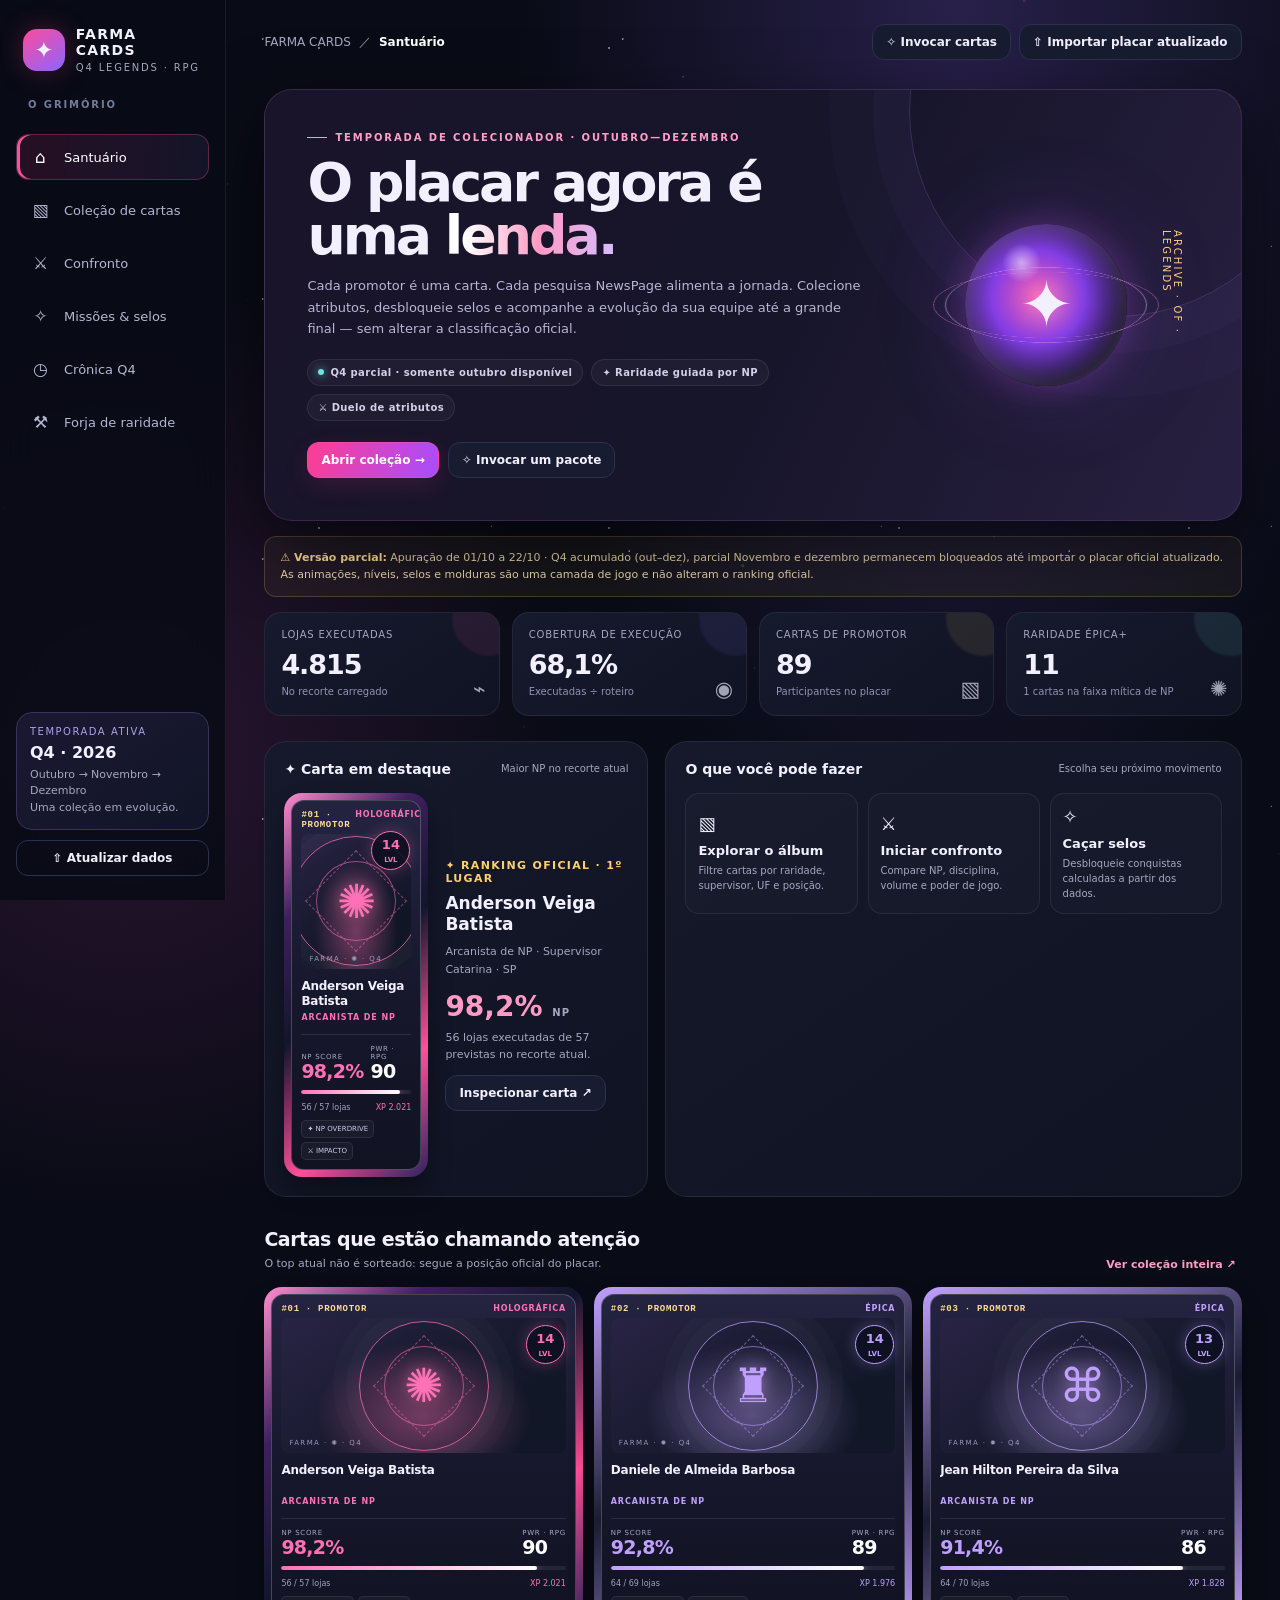
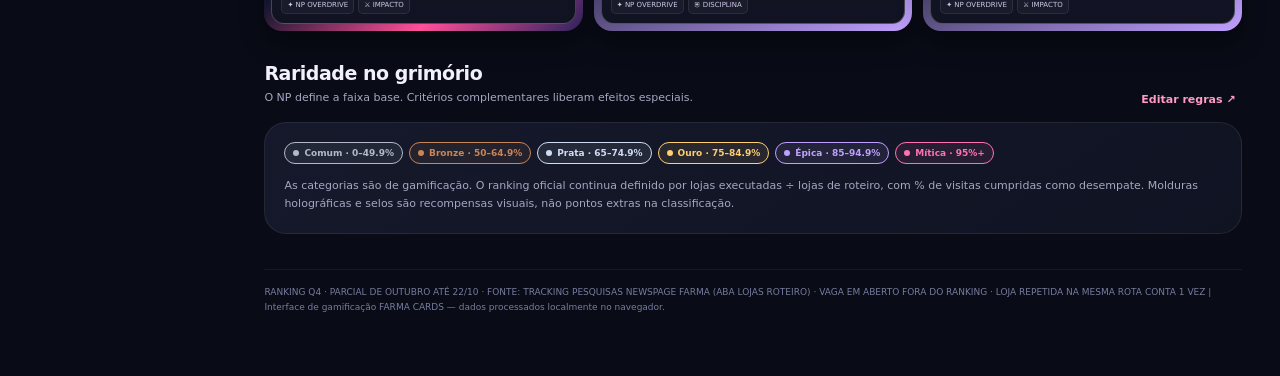
<file: 05_Farma_Cards_RPG/origem_v1/Farma_Cards_Q4_Legends_RPG.html>
<!doctype html>
<html lang="pt-BR">
<head>
<meta charset="utf-8"><meta name="viewport" content="width=device-width,initial-scale=1,viewport-fit=cover">
<meta name="theme-color" content="#090b16">
<title>Farma Cards — Q4 Legends RPG</title>
<style>
:root{--bg:#090b16;--bg2:#0d1020;--panel:#13172a;--panel2:#191e34;--line:#2b3150;--text:#f2f0ff;--muted:#a5a7c1;--pink:#ff3d91;--rose:#ff73b0;--gold:#ffcf70;--cyan:#69e6e0;--violet:#ab8cff;--green:#8ce2ad;--danger:#ff7e91;--radius:20px;--shadow:0 22px 70px #0008;--font:Inter,ui-sans-serif,system-ui,-apple-system,BlinkMacSystemFont,"Segoe UI",sans-serif;}
*{box-sizing:border-box}html{scroll-behavior:smooth}body{margin:0;min-height:100vh;color:var(--text);font-family:var(--font);background:radial-gradient(ellipse at 75% 0%,#28204a 0,transparent 33%),radial-gradient(ellipse at 10% 38%,#2a1530 0,transparent 27%),var(--bg);overflow-x:hidden}button,input,select{font:inherit}button{cursor:pointer}button:focus-visible,input:focus-visible,select:focus-visible{outline:2px solid var(--cyan);outline-offset:3px}.ambient{pointer-events:none;position:fixed;inset:0;z-index:0;opacity:.6;background-image:radial-gradient(1px 1px at 10% 20%,#fff 60%,transparent),radial-gradient(1px 1px at 73% 15%,#e9dfff 60%,transparent),radial-gradient(1px 1px at 43% 67%,#fff 60%,transparent),radial-gradient(2px 2px at 84% 72%,#ff8cc1 60%,transparent),radial-gradient(1px 1px at 26% 88%,#b2a3ff 60%,transparent);background-size:290px 240px,360px 260px,440px 330px,510px 390px,390px 280px;animation:starDrift 38s linear infinite}@keyframes starDrift{to{background-position:290px -240px,-360px 260px,440px -330px,-510px 390px,390px -280px}}
.app{position:relative;z-index:1;display:grid;grid-template-columns:226px minmax(0,1fr);min-height:100vh}.sidebar{height:100vh;position:sticky;top:0;padding:24px 16px;border-right:1px solid #ffffff12;background:#090b16d9;backdrop-filter:blur(18px);display:flex;flex-direction:column;gap:24px;z-index:5}.brand{display:flex;align-items:center;gap:11px;padding:2px 7px}.brand-mark{width:42px;height:42px;border-radius:14px;display:grid;place-items:center;background:linear-gradient(145deg,#ff4a9c,#8b66ff);box-shadow:0 0 28px #ff3d9144;font-size:23px}.brand-copy b{display:block;font-size:14px;letter-spacing:.09em}.brand-copy span{display:block;color:var(--muted);font-size:10px;letter-spacing:.18em;margin-top:4px}.side-label{font-size:10px;color:#757b9c;letter-spacing:.19em;font-weight:800;padding:0 12px;text-transform:uppercase}.nav{display:grid;gap:7px}.nav-btn{border:1px solid transparent;background:transparent;color:#b5b7d2;border-radius:13px;padding:12px;display:flex;align-items:center;gap:12px;text-align:left;font-size:13px;transition:.2s}.nav-btn .ico{width:23px;text-align:center;font-size:17px}.nav-btn:hover{background:#ffffff08;color:#fff}.nav-btn.active{background:linear-gradient(100deg,#ff3d911f,#9e83ff16);border-color:#ff63a344;color:#fff;box-shadow:inset 3px 0 #ff4e9b}.side-bottom{margin-top:auto;display:grid;gap:10px}.season-chip{border:1px solid #3a325d;background:linear-gradient(145deg,#1b1832,#111527);border-radius:16px;padding:13px}.season-chip small{display:block;color:#ada0ec;font-size:10px;letter-spacing:.15em}.season-chip b{display:block;margin-top:6px;font-size:16px}.season-chip span{display:block;color:var(--muted);font-size:11px;line-height:1.5;margin-top:5px}.main{padding:24px clamp(16px,3vw,42px) 60px;min-width:0}.topbar{display:flex;align-items:center;justify-content:space-between;gap:18px;margin-bottom:29px}.crumb{color:var(--muted);font-size:12px;display:flex;gap:8px;align-items:center}.crumb strong{color:#fff;font-weight:700}.actions{display:flex;gap:8px;flex-wrap:wrap}.btn{border:1px solid var(--line);color:var(--text);background:#181c30;border-radius:12px;padding:10px 13px;font-size:12px;font-weight:700;transition:transform .18s,border .18s,background .18s}.btn:hover{transform:translateY(-2px);border-color:#69608e;background:#222642}.btn.primary{border-color:#ff529f66;background:linear-gradient(110deg,#ff3d91,#a74dff);box-shadow:0 8px 24px #ff3d9122;color:white}.btn.gold{background:linear-gradient(110deg,#6e4d1b,#a3792d);border-color:#ffce7466;color:#fff4d4}.btn.subtle{background:transparent}.btn:disabled{opacity:.38;cursor:not-allowed;transform:none}.page{display:none;animation:pageIn .35s ease both}.page.active{display:block}@keyframes pageIn{from{opacity:0;transform:translateY(8px)}to{opacity:1;transform:translateY(0)}}.eyebrow{display:flex;align-items:center;gap:8px;color:#ff9fc9;font-size:10px;letter-spacing:.19em;text-transform:uppercase;font-weight:900}.eyebrow:before{content:"";width:20px;height:1px;background:currentColor}.hero{position:relative;overflow:hidden;border:1px solid #7e54874f;background:linear-gradient(116deg,#19142a 0%,#17152a 53%,#282041 100%);border-radius:28px;padding:clamp(22px,4vw,42px);min-height:268px;display:grid;grid-template-columns:minmax(0,1.3fr) minmax(180px,.7fr);gap:22px;align-items:center;box-shadow:var(--shadow)}.hero:after{content:"";position:absolute;right:-80px;top:-185px;width:410px;height:410px;border:1px solid #bd8aff34;border-radius:50%;box-shadow:0 0 0 36px #a78bfa08,0 0 0 80px #a78bfa06;pointer-events:none}.hero-content{position:relative;z-index:2}.hero h1{font-size:clamp(32px,4.2vw,56px);line-height:.98;letter-spacing:-.055em;margin:14px 0 13px;max-width:660px}.hero h1 .gradient{background:linear-gradient(92deg,#fff 12%,#ff9bc4 55%,#d5bdff);background-clip:text;color:transparent}.hero p{color:#b9b5d5;line-height:1.65;font-size:13px;max-width:590px;margin:0}.hero-visual{position:relative;z-index:1;min-height:185px;display:grid;place-items:center}.magic-orb{position:relative;width:162px;height:162px;border-radius:50%;background:radial-gradient(circle at 35% 24%,#fff8 0,transparent 12%),radial-gradient(circle at 45% 45%,#f85baf 0%,#823de5 37%,#17142c 70%);box-shadow:0 0 35px #d14dff4a,0 0 100px #8b60fc2e,inset 0 0 26px #ffd5f633;animation:orbFloat 5s ease-in-out infinite}.magic-orb:before,.magic-orb:after{content:"";position:absolute;inset:-20px;border:1px solid #e7caff80;border-radius:50%;transform:rotateX(68deg) rotateZ(-19deg);animation:orbit 12s linear infinite}.magic-orb:after{inset:-32px;transform:rotateX(73deg) rotateZ(48deg);border-color:#ff8cc17e;animation-duration:17s;animation-direction:reverse}.orb-core{position:absolute;inset:0;display:grid;place-items:center;font-size:65px;filter:drop-shadow(0 0 14px #fff7)}@keyframes orbFloat{0%,100%{transform:translateY(0)}50%{transform:translateY(-9px)}}@keyframes orbit{to{rotate:360deg}}.hero-rune{position:absolute;top:18px;right:16px;color:#ffcc80;font-size:10px;letter-spacing:.22em;writing-mode:vertical-rl}.tag-row{display:flex;gap:8px;flex-wrap:wrap;margin-top:19px}.tag{display:inline-flex;align-items:center;gap:6px;padding:7px 10px;border-radius:999px;background:#ffffff09;border:1px solid #ffffff15;color:#d4cfe9;font-size:10px;font-weight:800;letter-spacing:.04em}.tag .dot{width:6px;height:6px;border-radius:50%;background:var(--cyan);box-shadow:0 0 10px var(--cyan)}.notice{margin:15px 0 0;padding:12px 15px;background:#ffd4770d;border:1px solid #ffd47733;border-radius:12px;color:#e9d7ab;font-size:11px;line-height:1.6}.notice strong{color:#ffdc92}.section-head{display:flex;justify-content:space-between;align-items:end;gap:15px;margin:31px 0 15px}.section-head h2{font-size:19px;letter-spacing:-.025em;margin:0}.section-head p{margin:6px 0 0;color:var(--muted);font-size:11px;line-height:1.5}.mini-link{border:0;background:transparent;color:#ff9bc4;font-size:11px;font-weight:800}.mini-link:hover{color:#fff}.stat-grid{display:grid;grid-template-columns:repeat(4,minmax(0,1fr));gap:12px;margin-top:15px}.stat{border:1px solid #ffffff12;background:linear-gradient(145deg,#161a2d,#101323);border-radius:17px;padding:16px;position:relative;overflow:hidden}.stat:after{content:"";position:absolute;width:75px;height:75px;border-radius:50%;right:-28px;top:-32px;background:var(--glow,#ff3d91);opacity:.09;filter:blur(1px)}.stat .label{font-size:10px;color:var(--muted);letter-spacing:.08em;text-transform:uppercase}.stat strong{display:block;font-size:27px;letter-spacing:-.04em;margin-top:9px;font-variant-numeric:tabular-nums}.stat small{display:block;color:#8e93b4;font-size:10px;margin-top:5px;line-height:1.4}.stat .icon{position:absolute;right:13px;bottom:14px;font-size:21px;opacity:.65}.split{display:grid;grid-template-columns:minmax(280px,.8fr) minmax(0,1.2fr);gap:17px;margin-top:25px}.panel{border:1px solid #ffffff14;background:linear-gradient(145deg,#15192b,#101322);border-radius:22px;padding:19px;min-width:0}.panel-head{display:flex;align-items:center;justify-content:space-between;gap:12px;margin-bottom:16px}.panel-head h3{font-size:14px;margin:0}.panel-head span{font-size:10px;color:var(--muted)}.leader-zone{display:flex;gap:17px;align-items:center}.leader-zone .leader-card-mini{width:144px;flex-shrink:0}.leader-copy{min-width:0}.leader-copy .rank{color:#ffcf70;font-size:11px;font-weight:900;letter-spacing:.12em}.leader-copy h3{font-size:17px;line-height:1.25;margin:8px 0}.leader-copy p{font-size:11px;color:var(--muted);line-height:1.55;margin:0}.leader-copy .big-score{font-size:28px;color:#ff9bc4;font-weight:900;margin-top:12px}.leader-copy .big-score small{font-size:10px;color:var(--muted);letter-spacing:.1em}.quick-grid{display:grid;grid-template-columns:repeat(3,minmax(0,1fr));gap:10px}.quick{border:1px solid #ffffff12;background:#ffffff04;border-radius:14px;padding:12px}.quick .qicon{font-size:18px}.quick b{display:block;font-size:13px;margin:9px 0 5px}.quick p{color:var(--muted);font-size:10px;line-height:1.5;margin:0}.rarity-legend{display:flex;gap:6px;flex-wrap:wrap}.rarity-chip{display:inline-flex;align-items:center;gap:5px;border:1px solid var(--rc,#ffffff24);border-radius:99px;padding:5px 8px;font-size:9px;font-weight:900;color:var(--rc,#ddd);background:color-mix(in srgb,var(--rc,#fff) 9%,transparent);white-space:nowrap}.rarity-chip i{width:6px;height:6px;border-radius:50%;background:currentColor}.rarity-common{--rc:#b4b9ca}.rarity-bronze{--rc:#c98556}.rarity-silver{--rc:#d1dbf3}.rarity-gold{--rc:#ffcf70}.rarity-epic{--rc:#c0a0ff}.rarity-mythic{--rc:#ff71b5}.rarity-legendary{--rc:#73f2e0}
/* cards */
.card-grid{display:grid;grid-template-columns:repeat(4,minmax(0,1fr));gap:17px}.card-grid.compact{grid-template-columns:repeat(3,minmax(0,1fr));gap:11px}.player-card{position:relative;display:block;width:100%;text-align:left;color:var(--text);padding:0;border:0;background:transparent;perspective:900px;min-width:0}.card-inner{position:relative;border-radius:18px;padding:7px;background:linear-gradient(155deg,var(--rc,#9a8aae),#1a1c31 48%,var(--rc,#9a8aae));box-shadow:0 14px 25px #0005;transition:transform .22s,filter .22s;transform-style:preserve-3d;overflow:hidden}.player-card:hover .card-inner{transform:translateY(-6px) rotateX(2deg) rotateY(-2deg);filter:brightness(1.1);box-shadow:0 18px 32px #0007,0 0 0 1px var(--rc,#aaa)}.player-card:focus-visible .card-inner{outline:2px solid white;outline-offset:3px}.card-inner:before{content:"";position:absolute;inset:0;opacity:.27;background:linear-gradient(112deg,transparent 14%,#fff9 21%,transparent 31%);transform:translateX(-150%);pointer-events:none}.player-card:hover .card-inner:before{animation:shine .85s ease}.player-card.mythic .card-inner{background:linear-gradient(135deg,#ff8cce,#3f205f 24%,#12152c 48%,#ff4f9a 75%,#2c235d)}.player-card.legendary .card-inner{background:linear-gradient(135deg,#7df5e1,#174d5b 24%,#101b2b 48%,#85fff0 75%,#344c90)}@keyframes shine{to{transform:translateX(160%)}}.card-face{position:relative;z-index:1;border-radius:13px;border:1px solid #ffffff36;overflow:hidden;min-height:285px;background:linear-gradient(180deg,#242441 0%,#16172b 55%,#111323 100%);padding:11px;display:flex;flex-direction:column}.player-card.compact .card-face{min-height:245px;padding:9px}.card-top{display:flex;justify-content:space-between;align-items:start;gap:5px;position:relative;z-index:2}.card-rank{font-family:ui-monospace,monospace;color:#ffdc94;font-size:9px;letter-spacing:.08em;font-weight:900}.card-rarity-label{text-transform:uppercase;font-size:8px;letter-spacing:.09em;color:var(--rc,#ddd);font-weight:900;text-align:right}.card-level{position:absolute;right:10px;top:30px;z-index:3;width:39px;height:39px;display:grid;place-items:center;border:1px solid var(--rc,#aaa);border-radius:50%;background:#0e1020d9;color:var(--rc,#fff);font-size:13px;font-weight:900;box-shadow:0 0 15px color-mix(in srgb,var(--rc,#fff) 30%,transparent)}.card-art{position:relative;display:grid;place-items:center;height:135px;margin:4px 0 10px;overflow:hidden;border-radius:8px;background:radial-gradient(ellipse at 50% 72%,color-mix(in srgb,var(--rc,#aa82ff) 42%,transparent),transparent 53%),linear-gradient(145deg,#292344,#121728 72%)}.card-art:before{content:"";position:absolute;width:128px;height:128px;border:1px solid color-mix(in srgb,var(--rc,#aaa) 74%,transparent);border-radius:50%;box-shadow:0 0 0 13px #ffffff05,0 0 0 26px #ffffff04;animation:slowSpin 24s linear infinite}.card-art:after{content:"";position:absolute;width:70px;height:70px;border:1px dashed color-mix(in srgb,var(--rc,#aaa) 50%,transparent);transform:rotate(45deg);animation:slowSpin 19s linear infinite reverse}.sigil{position:relative;z-index:2;width:86px;height:86px;display:grid;place-items:center;font-size:47px;color:var(--rc,#d4c5ff);text-shadow:0 0 18px color-mix(in srgb,var(--rc,#fff) 80%,transparent);filter:drop-shadow(0 3px 10px #0009);animation:sigilFloat 4s ease-in-out infinite}.sigil:before{content:"";position:absolute;inset:3px;border-radius:50%;border:1px solid color-mix(in srgb,var(--rc,#aaa) 55%,transparent);background:radial-gradient(circle,#ffffff0d,transparent 70%);z-index:-1}.rune-label{position:absolute;bottom:6px;left:8px;font-size:7px;letter-spacing:.2em;color:#d9d2f6aa;text-transform:uppercase}.card-name{font-size:12px;font-weight:900;line-height:1.25;min-height:30px;max-height:31px;overflow:hidden;letter-spacing:-.02em}.card-title{color:var(--rc,#d0b0ff);font-size:8px;letter-spacing:.11em;font-weight:900;text-transform:uppercase;margin-top:4px}.card-statline{display:flex;justify-content:space-between;align-items:end;margin-top:12px;padding-top:10px;border-top:1px solid #ffffff19;gap:7px}.card-statline small{display:block;color:#a6a8c7;font-size:7px;letter-spacing:.1em}.card-statline strong{display:block;font-size:19px;line-height:1.15;letter-spacing:-.04em}.card-statline .power strong{color:#fff}.card-statline .np strong{color:var(--rc,#ff94bd)}.card-progress{height:4px;border-radius:9px;background:#ffffff12;overflow:hidden;margin-top:7px}.card-progress span{display:block;height:100%;background:linear-gradient(90deg,var(--rc,#b6a4ff),#fff);border-radius:9px;box-shadow:0 0 10px var(--rc,#aaa)}.card-footer{display:flex;justify-content:space-between;align-items:center;gap:5px;margin-top:9px;color:#9fa2c2;font-size:8px}.card-seal{font-size:8px;color:var(--rc,#fff);white-space:nowrap}.card-badges{display:flex;gap:4px;flex-wrap:wrap;margin-top:8px}.mini-badge{font-size:7px;color:#cfc9e9;background:#ffffff09;border:1px solid #ffffff16;border-radius:5px;padding:4px 5px;white-space:nowrap}.card-locked{position:absolute;inset:0;background:#080a16a8;display:grid;place-items:center;text-align:center;z-index:6;border-radius:18px;backdrop-filter:blur(2px);color:#d3ccef;font-size:10px;font-weight:800;letter-spacing:.08em}.empty-state{padding:35px;text-align:center;color:var(--muted);border:1px dashed #ffffff20;border-radius:16px;font-size:12px}
@keyframes slowSpin{to{transform:rotate(360deg)}}@keyframes sigilFloat{0%,100%{transform:translateY(0) rotate(-3deg)}50%{transform:translateY(-4px) rotate(3deg)}}
/* collection / controls */
.page-title{display:flex;justify-content:space-between;align-items:end;gap:18px;margin-bottom:22px}.page-title h1{font-size:clamp(27px,4vw,42px);letter-spacing:-.05em;margin:8px 0}.page-title p{color:var(--muted);font-size:12px;line-height:1.6;max-width:730px;margin:0}.filter-bar{display:flex;gap:9px;flex-wrap:wrap;align-items:center;padding:13px;border:1px solid #ffffff13;background:#131629d9;border-radius:16px;margin-bottom:17px}.control{background:#0c0f1e;color:#edeaff;border:1px solid #353952;border-radius:10px;padding:10px 11px;font-size:11px;min-height:38px}.control::placeholder{color:#8589aa}.filter-bar .search{flex:1;min-width:180px}.filter-bar .control{max-width:100%}.result-count{font-size:10px;color:var(--muted);margin-left:auto}.view-segment{display:flex;gap:4px;background:#0a0d1a;padding:4px;border-radius:10px}.view-segment button{border:0;background:transparent;color:#9ea2c2;padding:7px 10px;border-radius:7px;font-size:10px}.view-segment button.active{background:#30334f;color:white}.list-grid{display:grid;grid-template-columns:repeat(2,minmax(0,1fr));gap:10px}.list-row{display:flex;gap:12px;align-items:center;border:1px solid #ffffff12;background:#15192b;border-radius:14px;padding:10px;text-align:left;color:var(--text);width:100%}.list-row:hover{border-color:var(--rc);background:#1c2138}.list-avatar{width:48px;height:62px;display:grid;place-items:center;flex-shrink:0;border-radius:9px;border:1px solid var(--rc);background:linear-gradient(145deg,#26213f,#101323);font-size:22px;color:var(--rc)}.list-main{min-width:0;flex:1}.list-main strong{display:block;font-size:12px;white-space:nowrap;overflow:hidden;text-overflow:ellipsis}.list-main small{display:block;color:var(--muted);font-size:10px;margin-top:5px}.list-percent{text-align:right}.list-percent b{display:block;color:var(--rc);font-size:16px}.list-percent small{color:var(--muted);font-size:9px}
/* duel */
.duel-selects{display:grid;grid-template-columns:1fr auto 1fr;align-items:end;gap:15px;margin:22px 0}.select-wrap label{display:block;font-size:10px;color:var(--muted);margin-bottom:8px;text-transform:uppercase;letter-spacing:.1em}.select-wrap select{width:100%}.versus-mark{width:48px;height:48px;display:grid;place-items:center;border-radius:50%;background:linear-gradient(145deg,#ff3d91,#875fff);font-weight:1000;box-shadow:0 0 25px #ff3d9136}.duel-result{display:grid;grid-template-columns:1fr 1fr;gap:14px}.fighter{border:1px solid #ffffff17;background:#14182a;border-radius:20px;padding:17px;overflow:hidden}.fighter-head{display:flex;justify-content:space-between;gap:8px;align-items:center}.fighter-head b{font-size:14px}.fighter-head small{color:var(--muted);font-size:10px}.power-meter{margin:17px 0;padding:17px;background:#080b16;border-radius:14px;text-align:center}.power-meter strong{font-size:35px;letter-spacing:-.06em}.power-meter span{display:block;color:var(--muted);font-size:9px;letter-spacing:.17em;margin-top:3px}.metric-compare{display:grid;gap:12px}.metric-row{display:grid;grid-template-columns:65px 1fr 65px;gap:9px;align-items:center;font-size:10px}.metric-row .value{text-align:right;font-weight:900;font-variant-numeric:tabular-nums}.duel-track{height:7px;border-radius:9px;background:#ffffff0f;overflow:hidden}.duel-fill{height:100%;border-radius:9px;background:linear-gradient(90deg,#a17aff,#ff66ac);transition:width .5s}.battle-outcome{margin-top:14px;padding:14px;background:#8f7bf50c;border:1px solid #9b8cff3a;border-radius:13px;font-size:12px;line-height:1.6;color:#d9d2fc}
/* missions & history */
.quest-grid{display:grid;grid-template-columns:repeat(3,minmax(0,1fr));gap:13px}.quest{position:relative;border:1px solid #ffffff15;border-radius:18px;padding:17px;background:linear-gradient(145deg,#191d32,#111424);overflow:hidden}.quest.locked{opacity:.68}.quest-symbol{width:43px;height:43px;border:1px solid var(--quest,#aa8cff);border-radius:13px;display:grid;place-items:center;font-size:20px;color:var(--quest,#aa8cff);background:color-mix(in srgb,var(--quest,#aa8cff) 12%,transparent);box-shadow:0 0 20px color-mix(in srgb,var(--quest,#aa8cff) 9%,transparent)}.quest h3{font-size:13px;margin:14px 0 6px}.quest p{font-size:10px;color:var(--muted);line-height:1.6;margin:0;min-height:48px}.quest-bottom{display:flex;justify-content:space-between;align-items:center;gap:7px;margin-top:15px}.quest-bottom span{font-size:9px;color:var(--quest,#c2b8e9);font-weight:900}.quest-progress{height:5px;background:#ffffff12;border-radius:9px;overflow:hidden;margin-top:10px}.quest-progress span{height:100%;display:block;background:var(--quest,#ab8cff);border-radius:9px}.month-track{position:relative;display:grid;grid-template-columns:repeat(3,1fr);gap:14px;margin:24px 0 19px}.month-track:before{content:"";position:absolute;top:27px;left:11%;right:11%;height:1px;background:linear-gradient(90deg,#ff8fb9,#8273ca,#4e536f)}.month-node{position:relative;z-index:1;border:1px solid #ffffff14;border-radius:17px;background:#14182a;padding:14px;min-height:130px;text-align:left;color:var(--text)}.month-node .node-orb{width:26px;height:26px;border:2px solid #ff91bd;background:#191229;border-radius:50%;display:grid;place-items:center;font-size:11px;margin:0 auto 15px;box-shadow:0 0 16px #ff4d9c3a}.month-node .month-name{text-align:center;font-weight:900;font-size:13px}.month-node .month-state{text-align:center;font-size:9px;color:var(--muted);margin-top:7px;line-height:1.5}.month-node.available{border-color:#ff7ca744;background:linear-gradient(145deg,#2c1a34,#17172c)}.month-node.available .node-orb{background:#ff4d9c;color:white}.month-node.future{opacity:.62}.month-results{border:1px solid #ffffff13;background:#13172a;border-radius:18px;padding:17px}.month-results h3{margin:0;font-size:14px}.month-results p{color:var(--muted);font-size:11px;line-height:1.6}.rank-line{display:grid;grid-template-columns:32px 1fr 75px;gap:10px;align-items:center;padding:10px 0;border-bottom:1px solid #ffffff0d}.rank-line:last-child{border-bottom:0}.rank-pos{color:#ffcf70;font-size:11px;font-weight:900}.rank-name{font-size:11px;font-weight:700;min-width:0;overflow:hidden;text-overflow:ellipsis;white-space:nowrap}.rank-bar{height:4px;background:#ffffff13;margin-top:6px;border-radius:9px;overflow:hidden}.rank-bar span{display:block;height:100%;background:linear-gradient(90deg,#ff4c9c,#a586ff)}.rank-percent{text-align:right;font-size:12px;font-weight:900;color:#ffa6cc}
/* settings */
.forge-grid{display:grid;grid-template-columns:minmax(0,1fr) minmax(0,1fr);gap:15px}.setting-row{display:grid;grid-template-columns:minmax(0,1fr) 84px;align-items:center;gap:12px;padding:14px 0;border-bottom:1px solid #ffffff11}.setting-row:last-child{border-bottom:0}.setting-row strong{display:block;font-size:11px}.setting-row small{display:block;color:var(--muted);font-size:10px;margin-top:5px;line-height:1.5}.setting-row input{width:100%;padding:8px;background:#080b16;color:#fff;border:1px solid #3a3f61;border-radius:9px}.rule-explain{color:var(--muted);font-size:11px;line-height:1.7}.rule-explain strong{color:#f4eeff}.formula{padding:14px;border-radius:13px;background:#0a0d1b;border:1px dashed #424568;color:#d9d3fc;font-size:11px;line-height:1.8;margin-top:12px}
/* modal, pack, toast */
.modal{position:fixed;inset:0;z-index:40;display:grid;place-items:center;background:#02030bcc;backdrop-filter:blur(12px);padding:18px;overflow:auto}.modal[hidden]{display:none}.modal-box{position:relative;width:min(800px,100%);max-height:calc(100vh - 36px);overflow:auto;border:1px solid #61537f;background:linear-gradient(145deg,#191a31,#101322);border-radius:24px;box-shadow:0 30px 100px #000b;animation:modalIn .32s cubic-bezier(.18,.8,.25,1) both;padding:19px}.modal-box.wide{width:min(1000px,100%)}@keyframes modalIn{from{opacity:0;transform:translateY(15px) scale(.96)}to{opacity:1;transform:none}}.modal-head{display:flex;justify-content:space-between;align-items:center;gap:12px;margin-bottom:14px}.modal-head h2{font-size:17px;margin:0}.xbtn{width:34px;height:34px;border:1px solid #ffffff1c;border-radius:10px;color:#fff;background:#ffffff08;font-size:18px}.detail-layout{display:grid;grid-template-columns:220px minmax(0,1fr);gap:21px;align-items:start}.detail-card-wrap{perspective:1100px}.detail-card-3d{position:relative;transition:transform .65s cubic-bezier(.2,.8,.2,1);transform-style:preserve-3d}.detail-card-3d.flipped{transform:rotateY(180deg)}.detail-side{backface-visibility:hidden}.detail-back{position:absolute;inset:0;transform:rotateY(180deg);border:2px solid var(--rc);border-radius:20px;background:radial-gradient(ellipse at center,var(--rc) -90%,#15172a 60%);padding:18px;display:flex;flex-direction:column;justify-content:space-between;min-height:360px;overflow:hidden}.detail-back .back-sigil{font-size:90px;text-align:center;color:var(--rc);text-shadow:0 0 25px var(--rc)}.detail-back p{font-size:11px;color:#d9d4eb;line-height:1.7}.detail-back .seal{font-size:10px;color:var(--rc);text-align:center;letter-spacing:.15em;font-weight:900}.detail-stats h3{font-size:22px;margin:4px 0 8px;letter-spacing:-.04em}.detail-stats .sup-line{color:var(--muted);font-size:11px}.detail-stats .description{color:#c1bfd8;font-size:11px;line-height:1.7;margin:13px 0}.detail-attributes{display:grid;grid-template-columns:1fr 1fr;gap:9px;margin:13px 0}.attribute{padding:11px;border:1px solid #ffffff12;border-radius:12px;background:#ffffff04}.attribute span{display:block;color:var(--muted);font-size:9px;letter-spacing:.1em}.attribute b{display:block;font-size:20px;margin-top:6px}.detail-section-title{font-size:10px;color:#e3dcff;letter-spacing:.13em;text-transform:uppercase;margin:18px 0 9px}.detail-actions{display:flex;gap:8px;flex-wrap:wrap;margin-top:15px}.modal-card-scroll{max-height:calc(100vh - 90px);overflow:auto}.pack-scene{text-align:center;padding:12px 0 7px}.pack-spark{font-size:39px;animation:packSpark 1.1s ease-in-out infinite alternate;display:inline-block}.pack-scene h2{font-size:27px;letter-spacing:-.04em;margin:8px 0}.pack-scene p{font-size:11px;color:var(--muted);line-height:1.6;max-width:570px;margin:0 auto}.pack-cards{display:grid;grid-template-columns:repeat(3,minmax(0,1fr));gap:14px;margin:23px auto;max-width:710px}.pack-slot{border:1px dashed #665681;border-radius:18px;padding:8px;min-height:260px;background:linear-gradient(145deg,#1c1835,#101323);display:grid;place-items:center;position:relative;overflow:hidden}.pack-cover{width:100%;min-height:245px;border-radius:12px;display:flex;flex-direction:column;align-items:center;justify-content:center;background:radial-gradient(circle,#7a48b344,transparent 60%),#111428;border:1px solid #bc9cff55;color:#c5a9ff;gap:10px;cursor:pointer}.pack-cover .seal{font-size:48px;animation:orbit 12s linear infinite}.pack-cover strong{font-size:11px;letter-spacing:.17em}.pack-slot.revealed{animation:revealCard .65s cubic-bezier(.18,.8,.25,1) both}@keyframes revealCard{0%{transform:rotateY(90deg) scale(.8);opacity:.15}100%{transform:rotateY(0) scale(1);opacity:1}}@keyframes packSpark{to{transform:rotate(14deg) scale(1.13);filter:drop-shadow(0 0 14px #ff6cc0)}}.pack-footnote{font-size:10px;color:#8d92b5;line-height:1.6}.toast{position:fixed;z-index:90;bottom:23px;left:50%;transform:translate(-50%,20px);opacity:0;pointer-events:none;background:#242744;border:1px solid #71649c;color:#fff;border-radius:14px;padding:12px 17px;box-shadow:var(--shadow);font-size:11px;transition:.28s;max-width:calc(100% - 30px);text-align:center}.toast.show{opacity:1;transform:translate(-50%,0)}.footer-note{color:#777d9e;font-size:9px;line-height:1.7;margin-top:35px;padding-top:15px;border-top:1px solid #ffffff0e}.mobile-nav{display:none}
@media(max-width:1170px){.card-grid{grid-template-columns:repeat(3,minmax(0,1fr))}.card-grid.compact{grid-template-columns:repeat(3,minmax(0,1fr))}.stat-grid{grid-template-columns:repeat(2,minmax(0,1fr))}.quest-grid{grid-template-columns:repeat(2,minmax(0,1fr))}}
@media(max-width:900px){.app{grid-template-columns:74px minmax(0,1fr)}.sidebar{padding:19px 10px;align-items:center}.brand{padding:0}.brand-mark{width:45px;height:45px}.brand-copy,.side-label,.nav-btn .nav-text,.season-chip{display:none}.nav{width:100%;margin-top:14px}.nav-btn{justify-content:center;padding:13px 7px}.nav-btn .ico{font-size:20px}.side-bottom{justify-items:center}.side-bottom .btn{width:48px;padding:10px 0;font-size:0}.side-bottom .btn:before{content:'⚙';font-size:17px}.hero{grid-template-columns:minmax(0,1fr) 180px}.split{grid-template-columns:1fr}.card-grid{grid-template-columns:repeat(3,minmax(0,1fr))}.quick-grid{grid-template-columns:repeat(3,minmax(0,1fr))}}
@media(max-width:620px){.app{display:block;padding-bottom:70px}.sidebar{display:none}.main{padding:15px 13px 35px}.topbar{align-items:flex-start;flex-direction:column;margin-bottom:18px}.actions{width:100%}.actions .btn{flex:1}.hero{grid-template-columns:1fr;min-height:0;padding:24px 20px}.hero-visual{position:absolute;right:-40px;top:25px;opacity:.24;transform:scale(.9)}.hero-content{position:relative;z-index:3}.hero h1{font-size:36px;max-width:340px}.hero p{max-width:370px}.hero-visual .magic-orb{width:135px;height:135px}.hero:after{right:-160px}.stat-grid{gap:8px}.stat{padding:12px}.stat strong{font-size:22px}.stat .label{font-size:9px}.stat small{font-size:9px}.section-head{align-items:start}.leader-zone{align-items:flex-start;gap:12px}.leader-zone .leader-card-mini{width:112px}.leader-copy h3{font-size:14px}.leader-copy .big-score{font-size:24px}.quick-grid{grid-template-columns:1fr}.quick{display:grid;grid-template-columns:30px minmax(0,1fr);column-gap:8px}.quick .qicon{grid-row:span 2}.quick b{margin:0}.quick p{margin-top:4px}.card-grid,.card-grid.compact{grid-template-columns:repeat(2,minmax(0,1fr));gap:10px}.card-face{min-height:266px;padding:8px}.card-art{height:118px}.card-name{font-size:11px}.card-statline strong{font-size:17px}.card-rarity-label{font-size:7px}.page-title{align-items:start;flex-direction:column}.page-title .actions{width:100%}.filter-bar{gap:7px}.filter-bar .search{min-width:100%;flex:auto}.filter-bar .control{flex:1;min-width:calc(50% - 8px)}.result-count{width:100%;margin-left:0}.list-grid{grid-template-columns:1fr}.duel-selects{grid-template-columns:1fr;gap:12px}.versus-mark{margin:auto;width:36px;height:36px}.duel-result{grid-template-columns:1fr}.quest-grid{grid-template-columns:1fr}.month-track{gap:7px}.month-node{padding:10px 6px;min-height:120px}.month-node .month-name{font-size:11px}.month-node .month-state{font-size:8px}.forge-grid{grid-template-columns:1fr}.detail-layout{grid-template-columns:1fr}.detail-card-wrap{max-width:220px;margin:auto;width:100%}.detail-back{min-height:360px}.detail-stats h3{font-size:19px}.pack-cards{grid-template-columns:1fr;max-width:240px}.pack-slot{min-height:0}.pack-cover{min-height:160px}.pack-slot .player-card .card-face{min-height:260px}.mobile-nav{display:flex;position:fixed;bottom:0;left:0;right:0;z-index:20;padding:8px 6px calc(8px + env(safe-area-inset-bottom));background:#0b0d1beF;border-top:1px solid #ffffff17;backdrop-filter:blur(17px);justify-content:space-around;gap:2px}.mobile-nav button{flex:1;border:0;background:transparent;color:#9297b8;border-radius:10px;padding:7px 2px;font-size:9px;display:grid;gap:3px;place-items:center}.mobile-nav button span{font-size:18px}.mobile-nav button.active{background:#ff3d911a;color:#ff9dc5}.modal{padding:10px}.modal-box{padding:13px;max-height:calc(100vh - 20px)}.detail-layout{gap:15px}.detail-card-wrap .detail-card-3d{max-width:210px;margin:auto}.detail-side .card-face{min-height:300px}.detail-back{min-height:350px}.detail-attributes{grid-template-columns:repeat(2,minmax(0,1fr))}.month-track:before{left:13%;right:13%}}
@media(prefers-reduced-motion:reduce){*,*:before,*:after{animation-duration:.01ms!important;animation-iteration-count:1!important;scroll-behavior:auto!important;transition-duration:.01ms!important}}
</style>
</head>
<body>
<div class="ambient" aria-hidden="true"></div><canvas id="particles" style="position:fixed;inset:0;width:100%;height:100%;pointer-events:none;z-index:0;opacity:.48" aria-hidden="true"></canvas>
<div class="app">
<aside class="sidebar">
  <div class="brand"><div class="brand-mark">✦</div><div class="brand-copy"><b>FARMA CARDS</b><span>Q4 LEGENDS · RPG</span></div></div>
  <div class="side-label">O grimório</div>
  <nav class="nav" aria-label="Navegação principal">
    <button class="nav-btn active" data-page="home"><span class="ico">⌂</span><span class="nav-text">Santuário</span></button>
    <button class="nav-btn" data-page="collection"><span class="ico">▧</span><span class="nav-text">Coleção de cartas</span></button>
    <button class="nav-btn" data-page="duel"><span class="ico">⚔</span><span class="nav-text">Confronto</span></button>
    <button class="nav-btn" data-page="quests"><span class="ico">✧</span><span class="nav-text">Missões & selos</span></button>
    <button class="nav-btn" data-page="chronicle"><span class="ico">◷</span><span class="nav-text">Crônica Q4</span></button>
    <button class="nav-btn" data-page="forge"><span class="ico">⚒</span><span class="nav-text">Forja de raridade</span></button>
  </nav>
  <div class="side-bottom"><div class="season-chip"><small>TEMPORADA ATIVA</small><b>Q4 · 2026</b><span>Outubro → Novembro → Dezembro<br>Uma coleção em evolução.</span></div><button class="btn subtle" id="sideImport" title="Importar placar atualizado">⇧ Atualizar dados</button></div>
</aside>
<main class="main">
  <div class="topbar"><div class="crumb"><span>FARMA CARDS</span><span>／</span><strong id="crumbCurrent">Santuário</strong></div><div class="actions"><button class="btn" id="openPackTop">✧ Invocar cartas</button><button class="btn" id="importBtn">⇧ Importar placar atualizado</button><input id="importFile" type="file" accept=".html,.htm,.json,application/json,text/html" hidden></div></div>

  <section id="page-home" class="page active">
    <div class="hero"><div class="hero-content"><div class="eyebrow">Temporada de colecionador · outubro—dezembro</div><h1>O placar agora é uma <span class="gradient">lenda.</span></h1><p>Cada promotor é uma carta. Cada pesquisa NewsPage alimenta a jornada. Colecione atributos, desbloqueie selos e acompanhe a evolução da sua equipe até a grande final — sem alterar a classificação oficial.</p><div class="tag-row"><span class="tag"><i class="dot"></i><span id="seasonStatus">Q4 parcial</span></span><span class="tag">✦ Raridade guiada por NP</span><span class="tag">⚔ Duelo de atributos</span></div><div style="margin-top:21px;display:flex;gap:9px;flex-wrap:wrap"><button class="btn primary" data-goto="collection">Abrir coleção →</button><button class="btn" id="heroInvoke">✧ Invocar um pacote</button></div></div><div class="hero-visual" aria-hidden="true"><div class="magic-orb"><div class="orb-core">✦</div></div><div class="hero-rune">ARCHIVE · OF · LEGENDS</div></div></div>
    <div class="notice" id="dataNotice"><strong>⚠ Versão parcial:</strong> os dados reais carregados são do placar oficial, com outubro apurado até 22/10. Novembro e dezembro ficam bloqueados até a importação do HTML atualizado. As animações, níveis, selos e molduras são uma camada de jogo e não mudam o ranking oficial.</div>
    <div class="stat-grid" id="homeStats"></div>
    <div class="split">
      <div class="panel"><div class="panel-head"><h3>✦ Carta em destaque</h3><span>Maior NP no recorte atual</span></div><div id="leaderFeature"></div></div>
      <div class="panel"><div class="panel-head"><h3>O que você pode fazer</h3><span>Escolha seu próximo movimento</span></div><div class="quick-grid"><button class="quick" data-goto="collection" style="text-align:left;color:inherit;border:1px solid #ffffff12;cursor:pointer"><span class="qicon">▧</span><div><b>Explorar o álbum</b><p>Filtre cartas por raridade, supervisor, UF e posição.</p></div></button><button class="quick" data-goto="duel" style="text-align:left;color:inherit;border:1px solid #ffffff12;cursor:pointer"><span class="qicon">⚔</span><div><b>Iniciar confronto</b><p>Compare NP, disciplina, volume e poder de jogo.</p></div></button><button class="quick" data-goto="quests" style="text-align:left;color:inherit;border:1px solid #ffffff12;cursor:pointer"><span class="qicon">✧</span><div><b>Caçar selos</b><p>Desbloqueie conquistas calculadas a partir dos dados.</p></div></button></div></div>
    </div>
    <div class="section-head"><div><h2>Cartas que estão chamando atenção</h2><p>O top atual não é sorteado: segue a posição oficial do placar.</p></div><button class="mini-link" data-goto="collection">Ver coleção inteira ↗</button></div><div id="featuredCards" class="card-grid compact"></div>
    <div class="section-head"><div><h2>Raridade no grimório</h2><p>O NP define a faixa base. Critérios complementares liberam efeitos especiais.</p></div><button class="mini-link" data-goto="forge">Editar regras ↗</button></div><div class="panel"><div id="rarityLegend" class="rarity-legend"></div><p class="rule-explain" style="margin:13px 0 0">As categorias são de gamificação. O ranking oficial continua definido por lojas executadas ÷ lojas de roteiro, com % de visitas cumpridas como desempate. Molduras holográficas e selos são recompensas visuais, não pontos extras na classificação.</p></div>
  </section>

  <section id="page-collection" class="page">
    <div class="page-title"><div><div class="eyebrow">Arquivo vivo · cartas de personagem</div><h1>A coleção</h1><p>Inspecione os atributos, descubra raridades e abra cada carta para ver a ficha de RPG. Os números operacionais vêm do placar importado; elementos de RPG são calculados à parte.</p></div><button class="btn primary" id="collectionInvoke">✧ Invocar cartas</button></div>
    <div class="filter-bar"><input id="searchCards" class="control search" type="search" placeholder="⌕ Buscar promotor ou supervisor…"><select id="roleFilter" class="control"><option value="all">Todos os tipos</option><option value="prom">Promotores</option><option value="sup">Supervisores</option></select><select id="rarityFilter" class="control"><option value="all">Todas as raridades</option></select><select id="supervisorFilter" class="control"><option value="all">Todos os supervisores</option></select><select id="ufFilter" class="control"><option value="all">Todas as UFs</option></select><select id="sortCards" class="control"><option value="pos">Ordenar: ranking oficial</option><option value="np">Ordenar: NP maior</option><option value="power">Ordenar: poder de jogo</option><option value="exec">Ordenar: lojas executadas</option><option value="name">Ordenar: nome</option></select><div class="view-segment"><button class="active" data-layout="cards">▦ Cartas</button><button data-layout="list">☷ Lista</button></div><span id="collectionCount" class="result-count"></span></div>
    <div id="collectionCards" class="card-grid"></div><div id="collectionList" class="list-grid" hidden></div>
  </section>

  <section id="page-duel" class="page">
    <div class="page-title"><div><div class="eyebrow">Arena de atributos · laboratório de confronto</div><h1>Confronto</h1><p>Escolha dois personagens e compare os atributos. O resultado é uma simulação de jogo: não altera posição, premiação, raridade oficial nem os dados da operação.</p></div></div>
    <div class="panel"><div class="duel-selects"><div class="select-wrap"><label for="fighterA">Personagem A</label><select id="fighterA" class="control"></select></div><div class="versus-mark">VS</div><div class="select-wrap"><label for="fighterB">Personagem B</label><select id="fighterB" class="control"></select></div></div><div style="display:flex;gap:9px;flex-wrap:wrap"><button id="startDuel" class="btn primary">⚔ Iniciar confronto</button><button id="randomDuel" class="btn">Escolher adversários</button></div></div>
    <div id="duelResult" style="margin-top:16px"></div>
  </section>

  <section id="page-quests" class="page">
    <div class="page-title"><div><div class="eyebrow">Objetivos · feitos · emblemas</div><h1>Missões & selos</h1><p>As missões premiam marcos observáveis nos dados: execução NP, consistência de visitas e volume de lojas. As missões trimestrais só serão avaliadas quando o arquivo contiver outubro, novembro e dezembro.</p></div></div>
    <div id="questSummary" class="stat-grid"></div><div class="section-head"><div><h2>Livro de missões</h2><p>Os selos podem enfeitar a carta sem alterar a classificação.</p></div><span id="questCounter" class="tag">0 selos desbloqueados</span></div><div id="questGrid" class="quest-grid"></div>
    <div class="notice"><strong>Como evitar raridade artificial:</strong> o nível base usa a pontuação NP, mas o efeito holográfico da raridade máxima exige requisitos adicionais; outros selos são liberados por disciplina de visitas, volume e posição no recorte. As conquistas trimestrais ficam bloqueadas até haver dados dos três meses.</div>
  </section>

  <section id="page-chronicle" class="page">
    <div class="page-title"><div><div class="eyebrow">Linha do tempo · temporada Q4</div><h1>Crônica da campanha</h1><p>Acompanhe a evolução por mês sem misturar valores ausentes com zeros. A linha do tempo lê as informações do placar oficial importado.</p></div><button class="btn" id="chronicleImport">⇧ Atualizar cronologia</button></div>
    <div class="month-track" id="monthTrack"></div><div class="month-results" id="monthResults"></div>
    <div class="panel" style="margin-top:15px"><div class="panel-head"><h3>Regra oficial da campanha</h3><span>Não muda com a gamificação</span></div><div class="rule-explain"><strong>Classificação:</strong> lojas executadas ÷ lojas presentes no roteiro, somando os meses apurados. Uma loja conta como executada no mês quando tem ao menos uma pesquisa NewsPage. <strong>Desempate:</strong> percentual de visitas cumpridas conforme o placar oficial. <strong>Elegibilidade:</strong> roteiro nos três meses, conforme a regra original. O arquivo atual só contém apuração parcial de outubro; por isso, nenhuma elegibilidade Q4 final é inferida neste protótipo.</div></div>
  </section>

  <section id="page-forge" class="page">
    <div class="page-title"><div><div class="eyebrow">Personalização da coleção</div><h1>Forja de raridade</h1><p>Configure as faixas de NP que definem as raridades e as condições adicionais necessárias para liberar o efeito máximo. As configurações ficam salvas neste navegador.</p></div></div>
    <div class="forge-grid"><div class="panel"><div class="panel-head"><h3>⚒ Limiares de NP</h3><span>Pontuação-base (%)</span></div><form id="rarityForm"><div id="rarityInputs"></div><div style="display:flex;gap:9px;flex-wrap:wrap;margin-top:17px"><button type="submit" class="btn primary">Guardar regras</button><button type="button" id="resetRarity" class="btn">Restaurar padrões</button></div></form></div><div class="panel"><div class="panel-head"><h3>✧ Requisitos de raridade máxima</h3><span>Efeitos e selos</span></div><div id="gatingInputs"></div><div style="display:flex;gap:9px;flex-wrap:wrap;margin-top:17px"><button type="button" id="saveGates" class="btn primary">Salvar requisitos</button><button type="button" id="resetGates" class="btn">Restaurar</button></div><div class="formula"><strong>Como o sistema é calculado</strong><br>• Raridade base = percentual de lojas executadas do placar (NP).<br>• Poder de jogo (PWR) = 70% NP + 20% visitas cumpridas + 10% índice de volume (até 50 lojas executadas).<br>• Efeitos especiais requerem sinais adicionais, como disciplina de visitas e volume mínimo.<br>• PWR, nível, XP, selos e raridade nunca alteram o ranking oficial.</div></div></div>
    <div class="notice"><strong>Importante:</strong> no arquivo parcial de outubro, os atributos de visitas e lojas executadas servem como reforço visual. Selos de constância trimestral e campeões definitivos permanecem bloqueados até importar os dados mensais restantes.</div>
  </section>
  <div class="footer-note" id="footerNote"></div>
</main>
</div>
<nav class="mobile-nav" aria-label="Navegação móvel"><button class="active" data-page="home"><span>⌂</span>Início</button><button data-page="collection"><span>▧</span>Cartas</button><button data-page="duel"><span>⚔</span>Duelo</button><button data-page="quests"><span>✧</span>Missões</button><button data-page="chronicle"><span>◷</span>Crônica</button></nav>

<div id="cardModal" class="modal" hidden><div class="modal-box wide modal-card-scroll"><div class="modal-head"><h2 id="modalTitle">Ficha do personagem</h2><button class="xbtn" data-close="cardModal" aria-label="Fechar">×</button></div><div id="modalBody"></div></div></div>
<div id="packModal" class="modal" hidden><div class="modal-box wide"><div class="modal-head"><div><div class="eyebrow">Ritual de invocação</div><h2 style="margin:8px 0 0;font-size:22px">Um pacote de personagens</h2></div><button class="xbtn" data-close="packModal" aria-label="Fechar">×</button></div><div class="pack-scene"><span class="pack-spark">✧</span><h2>Desperte a coleção</h2><p>Três cartas serão reveladas visualmente a partir dos participantes do placar carregado. A invocação é uma experiência de navegação — não sorteia prêmio, não cria desempenho e não modifica raridade nem ranking.</p></div><div id="packCards" class="pack-cards"></div><div style="display:flex;justify-content:center;gap:9px;flex-wrap:wrap"><button id="revealPack" class="btn primary">✧ Revelar cartas</button><button id="newPack" class="btn">Invocar outro pacote</button></div><p class="pack-footnote" style="text-align:center;margin-top:14px">A raridade exibida é calculada pelos critérios configurados e pelos dados disponíveis. Os dados da equipe não são enviados a nenhum serviço externo.</p></div></div>
<div id="toast" class="toast" role="status" aria-live="polite"></div>

<script>
const BASE_DATA = {"out":{"prom":[{"pos":1,"nome":"Anderson Veiga Batista","sup":"Catarina","supFull":"Catarina Fidelis da Silva","uf":"SP","lojas":57,"exec":56,"pct":98.2,"pctv":55.8},{"pos":2,"nome":"Daniele de Almeida Barbosa","sup":"Thiago","supFull":"Thiago Resende de Oliveira","uf":"RJ","lojas":69,"exec":64,"pct":92.8,"pctv":69.8},{"pos":3,"nome":"Jean Hilton Pereira da Silva","sup":"Thiago","supFull":"Thiago Resende de Oliveira","uf":"MG","lojas":70,"exec":64,"pct":91.4,"pctv":57.8},{"pos":4,"nome":"Gislaine Aparecida Sagas","sup":"Andressa","supFull":"Andressa Cabral de Oliveira","uf":"SC","lojas":67,"exec":61,"pct":91.0,"pctv":68.0},{"pos":5,"nome":"Igor Alves Monteiro","sup":"Thiago","supFull":"Thiago Resende de Oliveira","uf":"RJ","lojas":73,"exec":66,"pct":90.4,"pctv":69.8},{"pos":6,"nome":"Samandra Maria Quadros","sup":"Andressa","supFull":"Andressa Cabral de Oliveira","uf":"RS","lojas":94,"exec":84,"pct":89.4,"pctv":64.5},{"pos":7,"nome":"Willian Molulo","sup":"Thiago","supFull":"Thiago Resende de Oliveira","uf":"RJ","lojas":53,"exec":47,"pct":88.7,"pctv":50.5},{"pos":8,"nome":"Fabiani dos Santos e Santos","sup":"Andressa","supFull":"Andressa Cabral de Oliveira","uf":"RS","lojas":63,"exec":55,"pct":87.3,"pctv":64.8},{"pos":9,"nome":"Edna Rodrigues Sandri","sup":"Catarina","supFull":"Catarina Fidelis da Silva","uf":"SP","lojas":60,"exec":52,"pct":86.7,"pctv":60.9},{"pos":10,"nome":"Paula Camargo Borges","sup":"Andressa","supFull":"Andressa Cabral de Oliveira","uf":"RS","lojas":66,"exec":57,"pct":86.4,"pctv":60.5},{"pos":11,"nome":"Brenda Cristina de Souza","sup":"Andressa","supFull":"Andressa Cabral de Oliveira","uf":"PR","lojas":80,"exec":68,"pct":85.0,"pctv":66.4},{"pos":12,"nome":"Katiane Dutra","sup":"Andressa","supFull":"Andressa Cabral de Oliveira","uf":"RS","lojas":64,"exec":54,"pct":84.4,"pctv":64.8},{"pos":13,"nome":"Bruna Speltri Vilasanti","sup":"Adriele","supFull":"Adriele dos Santos Caxias","uf":"MS","lojas":61,"exec":50,"pct":82.0,"pctv":45.9},{"pos":14,"nome":"Bruna Daiane da Rosa","sup":"Andressa","supFull":"Andressa Cabral de Oliveira","uf":"RS","lojas":70,"exec":57,"pct":81.4,"pctv":63.2},{"pos":15,"nome":"Aurea Lea da Silva de Jesus","sup":"Renata","supFull":"Renata Matos de Sousa","uf":"PA","lojas":72,"exec":58,"pct":80.6,"pctv":58.0},{"pos":16,"nome":"Francielle Elisama Lima Rodrigues","sup":"Andressa","supFull":"Andressa Cabral de Oliveira","uf":"RS","lojas":82,"exec":66,"pct":80.5,"pctv":61.5},{"pos":17,"nome":"Elisangela Machado dos Santos Lima","sup":"Catarina","supFull":"Catarina Fidelis da Silva","uf":"SP","lojas":86,"exec":69,"pct":80.2,"pctv":70.2},{"pos":18,"nome":"Ruthielen Torma Giglio","sup":"Andressa","supFull":"Andressa Cabral de Oliveira","uf":"RS","lojas":88,"exec":70,"pct":79.5,"pctv":60.5},{"pos":19,"nome":"Marcos Andre Gomes Vital","sup":"Renata","supFull":"Renata Matos de Sousa","uf":"AL","lojas":78,"exec":62,"pct":79.5,"pctv":75.0},{"pos":20,"nome":"Karine Teixeira Gamarra","sup":"Andressa","supFull":"Andressa Cabral de Oliveira","uf":"RS","lojas":67,"exec":53,"pct":79.1,"pctv":48.0},{"pos":21,"nome":"Jassey Rodrigues Faustino","sup":"Adriele","supFull":"Adriele dos Santos Caxias","uf":"DF","lojas":86,"exec":68,"pct":79.1,"pctv":58.0},{"pos":22,"nome":"Renato Marcio Duarte Faro","sup":"Renata","supFull":"Renata Matos de Sousa","uf":"PA","lojas":73,"exec":57,"pct":78.1,"pctv":73.3},{"pos":23,"nome":"Leandro Reis Vieira","sup":"Andressa","supFull":"Andressa Cabral de Oliveira","uf":"RS","lojas":73,"exec":57,"pct":78.1,"pctv":58.2},{"pos":24,"nome":"Fernando Leite Silva","sup":"Thiago","supFull":"Thiago Resende de Oliveira","uf":"RJ","lojas":68,"exec":53,"pct":77.9,"pctv":62.5},{"pos":25,"nome":"Mateus Gusmao da Silva Moreira","sup":"Thiago","supFull":"Thiago Resende de Oliveira","uf":"RJ","lojas":76,"exec":59,"pct":77.6,"pctv":57.4},{"pos":26,"nome":"Vanessa Luciana Gomes de Oliveira","sup":"Adriele","supFull":"Adriele dos Santos Caxias","uf":"SP","lojas":66,"exec":51,"pct":77.3,"pctv":43.6},{"pos":27,"nome":"Ana Maria Alves da Silva","sup":"Renata","supFull":"Renata Matos de Sousa","uf":"PI","lojas":74,"exec":57,"pct":77.0,"pctv":64.4},{"pos":28,"nome":"Lucicleide da Silva Teixeira de Morais","sup":"Renata","supFull":"Renata Matos de Sousa","uf":"RN","lojas":79,"exec":60,"pct":75.9,"pctv":68.1},{"pos":29,"nome":"Kayky Couto da Costa","sup":"Andressa","supFull":"Andressa Cabral de Oliveira","uf":"PR","lojas":102,"exec":77,"pct":75.5,"pctv":62.8},{"pos":30,"nome":"Natasha Cristina Hofman","sup":"Adriele","supFull":"Adriele dos Santos Caxias","uf":"SP","lojas":81,"exec":61,"pct":75.3,"pctv":52.6},{"pos":31,"nome":"Wellington da Silva Santos","sup":"Renata","supFull":"Renata Matos de Sousa","uf":"BA","lojas":80,"exec":60,"pct":75.0,"pctv":64.9},{"pos":32,"nome":"Anderson de Mello Alves","sup":"Andressa","supFull":"Andressa Cabral de Oliveira","uf":"RS","lojas":68,"exec":51,"pct":75.0,"pctv":64.2},{"pos":33,"nome":"Dimitri Ferreira de Paula e Silva","sup":"Adriele","supFull":"Adriele dos Santos Caxias","uf":"SP","lojas":62,"exec":46,"pct":74.2,"pctv":40.7},{"pos":34,"nome":"Amanda de Jesus Alves Ferreira","sup":"Thiago","supFull":"Thiago Resende de Oliveira","uf":"RJ","lojas":79,"exec":58,"pct":73.4,"pctv":58.5},{"pos":35,"nome":"Gilmara Soares Ferreira Cravo","sup":"Catarina","supFull":"Catarina Fidelis da Silva","uf":"SP","lojas":71,"exec":52,"pct":73.2,"pctv":60.2},{"pos":36,"nome":"Barbara Almeida Soares Falconi","sup":"Adriele","supFull":"Adriele dos Santos Caxias","uf":"SP","lojas":56,"exec":41,"pct":73.2,"pctv":40.6},{"pos":37,"nome":"Wagner Nascimento da Silva","sup":"Thiago","supFull":"Thiago Resende de Oliveira","uf":"RJ","lojas":74,"exec":54,"pct":73.0,"pctv":57.0},{"pos":38,"nome":"Cilene Baia Araujo","sup":"Catarina","supFull":"Catarina Fidelis da Silva","uf":"SP","lojas":73,"exec":53,"pct":72.6,"pctv":43.8},{"pos":39,"nome":"Fabiana Estevao da Silva","sup":"Renata","supFull":"Renata Matos de Sousa","uf":"CE","lojas":102,"exec":74,"pct":72.5,"pctv":63.0},{"pos":40,"nome":"Thais Aparecida de Oliveira e Silva","sup":"Adriele","supFull":"Adriele dos Santos Caxias","uf":"GO","lojas":69,"exec":50,"pct":72.5,"pctv":44.7},{"pos":41,"nome":"Natalli Moreira Costa","sup":"Catarina","supFull":"Catarina Fidelis da Silva","uf":"SP","lojas":89,"exec":64,"pct":71.9,"pctv":51.6},{"pos":42,"nome":"Richard da Silva Azambuja","sup":"Andressa","supFull":"Andressa Cabral de Oliveira","uf":"SC","lojas":103,"exec":74,"pct":71.8,"pctv":61.9},{"pos":43,"nome":"Ingrid Cristine Santana Bogarin","sup":"Andressa","supFull":"Andressa Cabral de Oliveira","uf":"PR","lojas":113,"exec":81,"pct":71.7,"pctv":56.8},{"pos":44,"nome":"Pedro Henrique Pinheiro Baquette","sup":"Catarina","supFull":"Catarina Fidelis da Silva","uf":"SP","lojas":77,"exec":55,"pct":71.4,"pctv":43.7},{"pos":45,"nome":"Tamiris Cristina Cordeiro Gomes","sup":"Catarina","supFull":"Catarina Fidelis da Silva","uf":"SP","lojas":76,"exec":54,"pct":71.1,"pctv":47.5},{"pos":46,"nome":"Andreia Domenique Beloni Santana","sup":"Adriele","supFull":"Adriele dos Santos Caxias","uf":"SP","lojas":88,"exec":62,"pct":70.5,"pctv":50.4},{"pos":47,"nome":"Antonio Jordana Albesa","sup":"Catarina","supFull":"Catarina Fidelis da Silva","uf":"SP","lojas":90,"exec":63,"pct":70.0,"pctv":63.4},{"pos":48,"nome":"Lilian Carla Rodrigues Garcia","sup":"Renata","supFull":"Renata Matos de Sousa","uf":"MA","lojas":101,"exec":70,"pct":69.3,"pctv":60.2},{"pos":49,"nome":"Pamela Michelle Ribeiro dos Santos","sup":"Adriele","supFull":"Adriele dos Santos Caxias","uf":"SP","lojas":68,"exec":47,"pct":69.1,"pctv":44.3},{"pos":50,"nome":"Maria Rosiane de Freitas Pereira Fernand","sup":"Catarina","supFull":"Catarina Fidelis da Silva","uf":"SP","lojas":71,"exec":49,"pct":69.0,"pctv":55.0},{"pos":51,"nome":"Matheus Felipe de Souza","sup":"Thiago","supFull":"Thiago Resende de Oliveira","uf":"MG","lojas":92,"exec":63,"pct":68.5,"pctv":61.5},{"pos":52,"nome":"Paula Thais Freiras","sup":"Thiago","supFull":"Thiago Resende de Oliveira","uf":"RJ","lojas":76,"exec":52,"pct":68.4,"pctv":51.9},{"pos":53,"nome":"Regina Oliveira Novais","sup":"Adriele","supFull":"Adriele dos Santos Caxias","uf":"SP","lojas":76,"exec":52,"pct":68.4,"pctv":43.4},{"pos":54,"nome":"Mirieli Santana Marins Araujo","sup":"Thiago","supFull":"Thiago Resende de Oliveira","uf":"RJ","lojas":94,"exec":64,"pct":68.1,"pctv":62.7},{"pos":55,"nome":"Deusdete Maria Caetano","sup":"Adriele","supFull":"Adriele dos Santos Caxias","uf":"GO","lojas":90,"exec":60,"pct":66.7,"pctv":48.8},{"pos":56,"nome":"Ailton Cesar dos Santos","sup":"Catarina","supFull":"Catarina Fidelis da Silva","uf":"SP","lojas":60,"exec":40,"pct":66.7,"pctv":35.1},{"pos":57,"nome":"Karina Brasileiro Arruda","sup":"Catarina","supFull":"Catarina Fidelis da Silva","uf":"SP","lojas":98,"exec":65,"pct":66.3,"pctv":51.6},{"pos":58,"nome":"Jociane Porto Coco","sup":"Andressa","supFull":"Andressa Cabral de Oliveira","uf":"RS","lojas":65,"exec":43,"pct":66.2,"pctv":40.7},{"pos":59,"nome":"Kassia Kalitta Sodre Harmel","sup":"Andressa","supFull":"Andressa Cabral de Oliveira","uf":"SC","lojas":82,"exec":54,"pct":65.9,"pctv":62.6},{"pos":60,"nome":"Diva Emanoela Borges Salazar","sup":"Adriele","supFull":"Adriele dos Santos Caxias","uf":"MT","lojas":76,"exec":50,"pct":65.8,"pctv":42.0},{"pos":61,"nome":"Ana Claudia Souza Albuquerque Lins","sup":"Catarina","supFull":"Catarina Fidelis da Silva","uf":"SP","lojas":72,"exec":47,"pct":65.3,"pctv":61.6},{"pos":62,"nome":"Anny Valeria Ferreira da Silva","sup":"Renata","supFull":"Renata Matos de Sousa","uf":"PB","lojas":96,"exec":62,"pct":64.6,"pctv":61.4},{"pos":63,"nome":"Delly Oliveira Almeida","sup":"Andressa","supFull":"Andressa Cabral de Oliveira","uf":"PR","lojas":97,"exec":62,"pct":63.9,"pctv":54.9},{"pos":64,"nome":"Fabio Gotze","sup":"Adriele","supFull":"Adriele dos Santos Caxias","uf":"SP","lojas":88,"exec":56,"pct":63.6,"pctv":52.8},{"pos":65,"nome":"Marcele Souza","sup":"Thiago","supFull":"Thiago Resende de Oliveira","uf":"RJ","lojas":79,"exec":50,"pct":63.3,"pctv":44.2},{"pos":66,"nome":"Gustavo Henrique Ribeiro Souza","sup":"Thiago","supFull":"Thiago Resende de Oliveira","uf":"ES","lojas":91,"exec":57,"pct":62.6,"pctv":56.1},{"pos":67,"nome":"Willey Ramon Barroso Guimaraes","sup":"Thiago","supFull":"Thiago Resende de Oliveira","uf":"MG","lojas":100,"exec":61,"pct":61.0,"pctv":55.0},{"pos":68,"nome":"Gabriela Carolina Dutra Marques","sup":"Andressa","supFull":"Andressa Cabral de Oliveira","uf":"PR","lojas":92,"exec":56,"pct":60.9,"pctv":55.4},{"pos":69,"nome":"Michell Garcia do Nascimento","sup":"Renata","supFull":"Renata Matos de Sousa","uf":"PE","lojas":94,"exec":57,"pct":60.6,"pctv":57.0},{"pos":70,"nome":"Anderson Luiz Francisco","sup":"Catarina","supFull":"Catarina Fidelis da Silva","uf":"SP","lojas":77,"exec":46,"pct":59.7,"pctv":48.4},{"pos":71,"nome":"Leandro Jesus de Lima Ferreira","sup":"Renata","supFull":"Renata Matos de Sousa","uf":"AM","lojas":94,"exec":56,"pct":59.6,"pctv":56.6},{"pos":72,"nome":"Graciela Lopes da Silva","sup":"Andressa","supFull":"Andressa Cabral de Oliveira","uf":"RS","lojas":77,"exec":45,"pct":58.4,"pctv":46.9},{"pos":73,"nome":"Pablo Gomes Costa","sup":"Thiago","supFull":"Thiago Resende de Oliveira","uf":"MG","lojas":93,"exec":54,"pct":58.1,"pctv":52.4},{"pos":74,"nome":"Claudio Santos do Rosario Reis","sup":"Renata","supFull":"Renata Matos de Sousa","uf":"BA","lojas":91,"exec":52,"pct":57.1,"pctv":50.8},{"pos":75,"nome":"Marcela Cordeiro da Silva","sup":"Adriele","supFull":"Adriele dos Santos Caxias","uf":"DF","lojas":84,"exec":48,"pct":57.1,"pctv":39.7},{"pos":76,"nome":"Elisabete Aparecida Buzzo Pereira","sup":"Andressa","supFull":"Andressa Cabral de Oliveira","uf":"PR","lojas":102,"exec":58,"pct":56.9,"pctv":55.0},{"pos":77,"nome":"Willian Farias","sup":"Adriele","supFull":"Adriele dos Santos Caxias","uf":"SP","lojas":97,"exec":55,"pct":56.7,"pctv":47.1},{"pos":78,"nome":"Mauricio de Carvalho","sup":"Adriele","supFull":"Adriele dos Santos Caxias","uf":"SP","lojas":99,"exec":54,"pct":54.5,"pctv":45.1},{"pos":79,"nome":"Thais Smanioto dos Santos","sup":"Adriele","supFull":"Adriele dos Santos Caxias","uf":"SP","lojas":76,"exec":41,"pct":53.9,"pctv":35.2},{"pos":80,"nome":"Alessandra de Paula dos Santos","sup":"Catarina","supFull":"Catarina Fidelis da Silva","uf":"SP","lojas":73,"exec":38,"pct":52.1,"pctv":31.4},{"pos":81,"nome":"Maria Claudia Alves Paula","sup":"Renata","supFull":"Renata Matos de Sousa","uf":"CE","lojas":95,"exec":48,"pct":50.5,"pctv":38.1},{"pos":82,"nome":"Allef Rafael Torres da Costa","sup":"Renata","supFull":"Renata Matos de Sousa","uf":"PE","lojas":88,"exec":44,"pct":50.0,"pctv":36.9},{"pos":83,"nome":"Igor Augusto Aleixo de Almeida","sup":"Thiago","supFull":"Thiago Resende de Oliveira","uf":"MG","lojas":82,"exec":40,"pct":48.8,"pctv":39.7},{"pos":84,"nome":"Bruna Pimentel Fernandes Santos","sup":"Adriele","supFull":"Adriele dos Santos Caxias","uf":"DF","lojas":65,"exec":31,"pct":47.7,"pctv":36.5},{"pos":85,"nome":"Regiane de Andrade Maciel Moroni","sup":"Adriele","supFull":"Adriele dos Santos Caxias","uf":"SP","lojas":64,"exec":29,"pct":45.3,"pctv":24.6},{"pos":86,"nome":"Marilia Gabriel Lima","sup":"Catarina","supFull":"Catarina Fidelis da Silva","uf":"SP","lojas":76,"exec":34,"pct":44.7,"pctv":33.0},{"pos":87,"nome":"Fernanda Garcia","sup":"Adriele","supFull":"Adriele dos Santos Caxias","uf":"SP","lojas":63,"exec":19,"pct":30.2,"pctv":17.4},{"pos":88,"nome":"Rafael Johan Kohler","sup":"Catarina","supFull":"Catarina Fidelis da Silva","uf":"SP","lojas":75,"exec":1,"pct":1.3,"pctv":0.9},{"pos":89,"nome":"Andre Henrique Francisco da Silva","sup":"Catarina","supFull":"Catarina Fidelis da Silva","uf":"SP","lojas":75,"exec":0,"pct":0.0,"pctv":0.0}],"sup":[{"pos":1,"nome":"Andressa Cabral de Oliveira","prom":21,"lojas":1715,"exec":1283,"pct":74.8,"pctv":59.2},{"pos":2,"nome":"Thiago Resende de Oliveira","prom":16,"lojas":1269,"exec":906,"pct":71.4,"pctv":56.6},{"pos":3,"nome":"Renata Matos de Sousa","prom":14,"lojas":1217,"exec":817,"pct":67.1,"pctv":58.6},{"pos":4,"nome":"Adriele dos Santos Caxias","prom":20,"lojas":1515,"exec":971,"pct":64.1,"pctv":42.8},{"pos":5,"nome":"Catarina Fidelis da Silva","prom":18,"lojas":1356,"exec":838,"pct":61.8,"pctv":45.4}],"tot":{"lojas":7072,"exec":4815},"rodape":"RANKING Q4 · PARCIAL DE OUTUBRO ATÉ 22/10 · FONTE: TRACKING PESQUISAS NEWSPAGE FARMA (ABA LOJAS ROTEIRO) · VAGA EM ABERTO FORA DO RANKING · LOJA REPETIDA NA MESMA ROTA CONTA 1 VEZ","label":"Outubro","sub":"até 22/10","disponivel":true,"titulo":"de outubro","periodo":"Apuração de <b>01/10</b> a <b>22/10</b> · parcial do mês"},"nov":{"label":"Novembro","sub":"em breve","disponivel":false},"dez":{"label":"Dezembro","sub":"em breve","disponivel":false},"q4":{"prom":[{"pos":1,"nome":"Anderson Veiga Batista","sup":"Catarina","supFull":"Catarina Fidelis da Silva","uf":"SP","lojas":57,"exec":56,"pct":98.2,"pctv":55.8},{"pos":2,"nome":"Daniele de Almeida Barbosa","sup":"Thiago","supFull":"Thiago Resende de Oliveira","uf":"RJ","lojas":69,"exec":64,"pct":92.8,"pctv":69.8},{"pos":3,"nome":"Jean Hilton Pereira da Silva","sup":"Thiago","supFull":"Thiago Resende de Oliveira","uf":"MG","lojas":70,"exec":64,"pct":91.4,"pctv":57.8},{"pos":4,"nome":"Gislaine Aparecida Sagas","sup":"Andressa","supFull":"Andressa Cabral de Oliveira","uf":"SC","lojas":67,"exec":61,"pct":91.0,"pctv":68.0},{"pos":5,"nome":"Igor Alves Monteiro","sup":"Thiago","supFull":"Thiago Resende de Oliveira","uf":"RJ","lojas":73,"exec":66,"pct":90.4,"pctv":69.8},{"pos":6,"nome":"Samandra Maria Quadros","sup":"Andressa","supFull":"Andressa Cabral de Oliveira","uf":"RS","lojas":94,"exec":84,"pct":89.4,"pctv":64.5},{"pos":7,"nome":"Willian Molulo","sup":"Thiago","supFull":"Thiago Resende de Oliveira","uf":"RJ","lojas":53,"exec":47,"pct":88.7,"pctv":50.5},{"pos":8,"nome":"Fabiani dos Santos e Santos","sup":"Andressa","supFull":"Andressa Cabral de Oliveira","uf":"RS","lojas":63,"exec":55,"pct":87.3,"pctv":64.8},{"pos":9,"nome":"Edna Rodrigues Sandri","sup":"Catarina","supFull":"Catarina Fidelis da Silva","uf":"SP","lojas":60,"exec":52,"pct":86.7,"pctv":60.9},{"pos":10,"nome":"Paula Camargo Borges","sup":"Andressa","supFull":"Andressa Cabral de Oliveira","uf":"RS","lojas":66,"exec":57,"pct":86.4,"pctv":60.5},{"pos":11,"nome":"Brenda Cristina de Souza","sup":"Andressa","supFull":"Andressa Cabral de Oliveira","uf":"PR","lojas":80,"exec":68,"pct":85.0,"pctv":66.4},{"pos":12,"nome":"Katiane Dutra","sup":"Andressa","supFull":"Andressa Cabral de Oliveira","uf":"RS","lojas":64,"exec":54,"pct":84.4,"pctv":64.8},{"pos":13,"nome":"Bruna Speltri Vilasanti","sup":"Adriele","supFull":"Adriele dos Santos Caxias","uf":"MS","lojas":61,"exec":50,"pct":82.0,"pctv":45.9},{"pos":14,"nome":"Bruna Daiane da Rosa","sup":"Andressa","supFull":"Andressa Cabral de Oliveira","uf":"RS","lojas":70,"exec":57,"pct":81.4,"pctv":63.2},{"pos":15,"nome":"Aurea Lea da Silva de Jesus","sup":"Renata","supFull":"Renata Matos de Sousa","uf":"PA","lojas":72,"exec":58,"pct":80.6,"pctv":58.0},{"pos":16,"nome":"Francielle Elisama Lima Rodrigues","sup":"Andressa","supFull":"Andressa Cabral de Oliveira","uf":"RS","lojas":82,"exec":66,"pct":80.5,"pctv":61.5},{"pos":17,"nome":"Elisangela Machado dos Santos Lima","sup":"Catarina","supFull":"Catarina Fidelis da Silva","uf":"SP","lojas":86,"exec":69,"pct":80.2,"pctv":70.2},{"pos":18,"nome":"Ruthielen Torma Giglio","sup":"Andressa","supFull":"Andressa Cabral de Oliveira","uf":"RS","lojas":88,"exec":70,"pct":79.5,"pctv":60.5},{"pos":19,"nome":"Marcos Andre Gomes Vital","sup":"Renata","supFull":"Renata Matos de Sousa","uf":"AL","lojas":78,"exec":62,"pct":79.5,"pctv":75.0},{"pos":20,"nome":"Karine Teixeira Gamarra","sup":"Andressa","supFull":"Andressa Cabral de Oliveira","uf":"RS","lojas":67,"exec":53,"pct":79.1,"pctv":48.0},{"pos":21,"nome":"Jassey Rodrigues Faustino","sup":"Adriele","supFull":"Adriele dos Santos Caxias","uf":"DF","lojas":86,"exec":68,"pct":79.1,"pctv":58.0},{"pos":22,"nome":"Renato Marcio Duarte Faro","sup":"Renata","supFull":"Renata Matos de Sousa","uf":"PA","lojas":73,"exec":57,"pct":78.1,"pctv":73.3},{"pos":23,"nome":"Leandro Reis Vieira","sup":"Andressa","supFull":"Andressa Cabral de Oliveira","uf":"RS","lojas":73,"exec":57,"pct":78.1,"pctv":58.2},{"pos":24,"nome":"Fernando Leite Silva","sup":"Thiago","supFull":"Thiago Resende de Oliveira","uf":"RJ","lojas":68,"exec":53,"pct":77.9,"pctv":62.5},{"pos":25,"nome":"Mateus Gusmao da Silva Moreira","sup":"Thiago","supFull":"Thiago Resende de Oliveira","uf":"RJ","lojas":76,"exec":59,"pct":77.6,"pctv":57.4},{"pos":26,"nome":"Vanessa Luciana Gomes de Oliveira","sup":"Adriele","supFull":"Adriele dos Santos Caxias","uf":"SP","lojas":66,"exec":51,"pct":77.3,"pctv":43.6},{"pos":27,"nome":"Ana Maria Alves da Silva","sup":"Renata","supFull":"Renata Matos de Sousa","uf":"PI","lojas":74,"exec":57,"pct":77.0,"pctv":64.4},{"pos":28,"nome":"Lucicleide da Silva Teixeira de Morais","sup":"Renata","supFull":"Renata Matos de Sousa","uf":"RN","lojas":79,"exec":60,"pct":75.9,"pctv":68.1},{"pos":29,"nome":"Kayky Couto da Costa","sup":"Andressa","supFull":"Andressa Cabral de Oliveira","uf":"PR","lojas":102,"exec":77,"pct":75.5,"pctv":62.8},{"pos":30,"nome":"Natasha Cristina Hofman","sup":"Adriele","supFull":"Adriele dos Santos Caxias","uf":"SP","lojas":81,"exec":61,"pct":75.3,"pctv":52.6},{"pos":31,"nome":"Wellington da Silva Santos","sup":"Renata","supFull":"Renata Matos de Sousa","uf":"BA","lojas":80,"exec":60,"pct":75.0,"pctv":64.9},{"pos":32,"nome":"Anderson de Mello Alves","sup":"Andressa","supFull":"Andressa Cabral de Oliveira","uf":"RS","lojas":68,"exec":51,"pct":75.0,"pctv":64.2},{"pos":33,"nome":"Dimitri Ferreira de Paula e Silva","sup":"Adriele","supFull":"Adriele dos Santos Caxias","uf":"SP","lojas":62,"exec":46,"pct":74.2,"pctv":40.7},{"pos":34,"nome":"Amanda de Jesus Alves Ferreira","sup":"Thiago","supFull":"Thiago Resende de Oliveira","uf":"RJ","lojas":79,"exec":58,"pct":73.4,"pctv":58.5},{"pos":35,"nome":"Gilmara Soares Ferreira Cravo","sup":"Catarina","supFull":"Catarina Fidelis da Silva","uf":"SP","lojas":71,"exec":52,"pct":73.2,"pctv":60.2},{"pos":36,"nome":"Barbara Almeida Soares Falconi","sup":"Adriele","supFull":"Adriele dos Santos Caxias","uf":"SP","lojas":56,"exec":41,"pct":73.2,"pctv":40.6},{"pos":37,"nome":"Wagner Nascimento da Silva","sup":"Thiago","supFull":"Thiago Resende de Oliveira","uf":"RJ","lojas":74,"exec":54,"pct":73.0,"pctv":57.0},{"pos":38,"nome":"Cilene Baia Araujo","sup":"Catarina","supFull":"Catarina Fidelis da Silva","uf":"SP","lojas":73,"exec":53,"pct":72.6,"pctv":43.8},{"pos":39,"nome":"Fabiana Estevao da Silva","sup":"Renata","supFull":"Renata Matos de Sousa","uf":"CE","lojas":102,"exec":74,"pct":72.5,"pctv":63.0},{"pos":40,"nome":"Thais Aparecida de Oliveira e Silva","sup":"Adriele","supFull":"Adriele dos Santos Caxias","uf":"GO","lojas":69,"exec":50,"pct":72.5,"pctv":44.7},{"pos":41,"nome":"Natalli Moreira Costa","sup":"Catarina","supFull":"Catarina Fidelis da Silva","uf":"SP","lojas":89,"exec":64,"pct":71.9,"pctv":51.6},{"pos":42,"nome":"Richard da Silva Azambuja","sup":"Andressa","supFull":"Andressa Cabral de Oliveira","uf":"SC","lojas":103,"exec":74,"pct":71.8,"pctv":61.9},{"pos":43,"nome":"Ingrid Cristine Santana Bogarin","sup":"Andressa","supFull":"Andressa Cabral de Oliveira","uf":"PR","lojas":113,"exec":81,"pct":71.7,"pctv":56.8},{"pos":44,"nome":"Pedro Henrique Pinheiro Baquette","sup":"Catarina","supFull":"Catarina Fidelis da Silva","uf":"SP","lojas":77,"exec":55,"pct":71.4,"pctv":43.7},{"pos":45,"nome":"Tamiris Cristina Cordeiro Gomes","sup":"Catarina","supFull":"Catarina Fidelis da Silva","uf":"SP","lojas":76,"exec":54,"pct":71.1,"pctv":47.5},{"pos":46,"nome":"Andreia Domenique Beloni Santana","sup":"Adriele","supFull":"Adriele dos Santos Caxias","uf":"SP","lojas":88,"exec":62,"pct":70.5,"pctv":50.4},{"pos":47,"nome":"Antonio Jordana Albesa","sup":"Catarina","supFull":"Catarina Fidelis da Silva","uf":"SP","lojas":90,"exec":63,"pct":70.0,"pctv":63.4},{"pos":48,"nome":"Lilian Carla Rodrigues Garcia","sup":"Renata","supFull":"Renata Matos de Sousa","uf":"MA","lojas":101,"exec":70,"pct":69.3,"pctv":60.2},{"pos":49,"nome":"Pamela Michelle Ribeiro dos Santos","sup":"Adriele","supFull":"Adriele dos Santos Caxias","uf":"SP","lojas":68,"exec":47,"pct":69.1,"pctv":44.3},{"pos":50,"nome":"Maria Rosiane de Freitas Pereira Fernand","sup":"Catarina","supFull":"Catarina Fidelis da Silva","uf":"SP","lojas":71,"exec":49,"pct":69.0,"pctv":55.0},{"pos":51,"nome":"Matheus Felipe de Souza","sup":"Thiago","supFull":"Thiago Resende de Oliveira","uf":"MG","lojas":92,"exec":63,"pct":68.5,"pctv":61.5},{"pos":52,"nome":"Paula Thais Freiras","sup":"Thiago","supFull":"Thiago Resende de Oliveira","uf":"RJ","lojas":76,"exec":52,"pct":68.4,"pctv":51.9},{"pos":53,"nome":"Regina Oliveira Novais","sup":"Adriele","supFull":"Adriele dos Santos Caxias","uf":"SP","lojas":76,"exec":52,"pct":68.4,"pctv":43.4},{"pos":54,"nome":"Mirieli Santana Marins Araujo","sup":"Thiago","supFull":"Thiago Resende de Oliveira","uf":"RJ","lojas":94,"exec":64,"pct":68.1,"pctv":62.7},{"pos":55,"nome":"Deusdete Maria Caetano","sup":"Adriele","supFull":"Adriele dos Santos Caxias","uf":"GO","lojas":90,"exec":60,"pct":66.7,"pctv":48.8},{"pos":56,"nome":"Ailton Cesar dos Santos","sup":"Catarina","supFull":"Catarina Fidelis da Silva","uf":"SP","lojas":60,"exec":40,"pct":66.7,"pctv":35.1},{"pos":57,"nome":"Karina Brasileiro Arruda","sup":"Catarina","supFull":"Catarina Fidelis da Silva","uf":"SP","lojas":98,"exec":65,"pct":66.3,"pctv":51.6},{"pos":58,"nome":"Jociane Porto Coco","sup":"Andressa","supFull":"Andressa Cabral de Oliveira","uf":"RS","lojas":65,"exec":43,"pct":66.2,"pctv":40.7},{"pos":59,"nome":"Kassia Kalitta Sodre Harmel","sup":"Andressa","supFull":"Andressa Cabral de Oliveira","uf":"SC","lojas":82,"exec":54,"pct":65.9,"pctv":62.6},{"pos":60,"nome":"Diva Emanoela Borges Salazar","sup":"Adriele","supFull":"Adriele dos Santos Caxias","uf":"MT","lojas":76,"exec":50,"pct":65.8,"pctv":42.0},{"pos":61,"nome":"Ana Claudia Souza Albuquerque Lins","sup":"Catarina","supFull":"Catarina Fidelis da Silva","uf":"SP","lojas":72,"exec":47,"pct":65.3,"pctv":61.6},{"pos":62,"nome":"Anny Valeria Ferreira da Silva","sup":"Renata","supFull":"Renata Matos de Sousa","uf":"PB","lojas":96,"exec":62,"pct":64.6,"pctv":61.4},{"pos":63,"nome":"Delly Oliveira Almeida","sup":"Andressa","supFull":"Andressa Cabral de Oliveira","uf":"PR","lojas":97,"exec":62,"pct":63.9,"pctv":54.9},{"pos":64,"nome":"Fabio Gotze","sup":"Adriele","supFull":"Adriele dos Santos Caxias","uf":"SP","lojas":88,"exec":56,"pct":63.6,"pctv":52.8},{"pos":65,"nome":"Marcele Souza","sup":"Thiago","supFull":"Thiago Resende de Oliveira","uf":"RJ","lojas":79,"exec":50,"pct":63.3,"pctv":44.2},{"pos":66,"nome":"Gustavo Henrique Ribeiro Souza","sup":"Thiago","supFull":"Thiago Resende de Oliveira","uf":"ES","lojas":91,"exec":57,"pct":62.6,"pctv":56.1},{"pos":67,"nome":"Willey Ramon Barroso Guimaraes","sup":"Thiago","supFull":"Thiago Resende de Oliveira","uf":"MG","lojas":100,"exec":61,"pct":61.0,"pctv":55.0},{"pos":68,"nome":"Gabriela Carolina Dutra Marques","sup":"Andressa","supFull":"Andressa Cabral de Oliveira","uf":"PR","lojas":92,"exec":56,"pct":60.9,"pctv":55.4},{"pos":69,"nome":"Michell Garcia do Nascimento","sup":"Renata","supFull":"Renata Matos de Sousa","uf":"PE","lojas":94,"exec":57,"pct":60.6,"pctv":57.0},{"pos":70,"nome":"Anderson Luiz Francisco","sup":"Catarina","supFull":"Catarina Fidelis da Silva","uf":"SP","lojas":77,"exec":46,"pct":59.7,"pctv":48.4},{"pos":71,"nome":"Leandro Jesus de Lima Ferreira","sup":"Renata","supFull":"Renata Matos de Sousa","uf":"AM","lojas":94,"exec":56,"pct":59.6,"pctv":56.6},{"pos":72,"nome":"Graciela Lopes da Silva","sup":"Andressa","supFull":"Andressa Cabral de Oliveira","uf":"RS","lojas":77,"exec":45,"pct":58.4,"pctv":46.9},{"pos":73,"nome":"Pablo Gomes Costa","sup":"Thiago","supFull":"Thiago Resende de Oliveira","uf":"MG","lojas":93,"exec":54,"pct":58.1,"pctv":52.4},{"pos":74,"nome":"Claudio Santos do Rosario Reis","sup":"Renata","supFull":"Renata Matos de Sousa","uf":"BA","lojas":91,"exec":52,"pct":57.1,"pctv":50.8},{"pos":75,"nome":"Marcela Cordeiro da Silva","sup":"Adriele","supFull":"Adriele dos Santos Caxias","uf":"DF","lojas":84,"exec":48,"pct":57.1,"pctv":39.7},{"pos":76,"nome":"Elisabete Aparecida Buzzo Pereira","sup":"Andressa","supFull":"Andressa Cabral de Oliveira","uf":"PR","lojas":102,"exec":58,"pct":56.9,"pctv":55.0},{"pos":77,"nome":"Willian Farias","sup":"Adriele","supFull":"Adriele dos Santos Caxias","uf":"SP","lojas":97,"exec":55,"pct":56.7,"pctv":47.1},{"pos":78,"nome":"Mauricio de Carvalho","sup":"Adriele","supFull":"Adriele dos Santos Caxias","uf":"SP","lojas":99,"exec":54,"pct":54.5,"pctv":45.1},{"pos":79,"nome":"Thais Smanioto dos Santos","sup":"Adriele","supFull":"Adriele dos Santos Caxias","uf":"SP","lojas":76,"exec":41,"pct":53.9,"pctv":35.2},{"pos":80,"nome":"Alessandra de Paula dos Santos","sup":"Catarina","supFull":"Catarina Fidelis da Silva","uf":"SP","lojas":73,"exec":38,"pct":52.1,"pctv":31.4},{"pos":81,"nome":"Maria Claudia Alves Paula","sup":"Renata","supFull":"Renata Matos de Sousa","uf":"CE","lojas":95,"exec":48,"pct":50.5,"pctv":38.1},{"pos":82,"nome":"Allef Rafael Torres da Costa","sup":"Renata","supFull":"Renata Matos de Sousa","uf":"PE","lojas":88,"exec":44,"pct":50.0,"pctv":36.9},{"pos":83,"nome":"Igor Augusto Aleixo de Almeida","sup":"Thiago","supFull":"Thiago Resende de Oliveira","uf":"MG","lojas":82,"exec":40,"pct":48.8,"pctv":39.7},{"pos":84,"nome":"Bruna Pimentel Fernandes Santos","sup":"Adriele","supFull":"Adriele dos Santos Caxias","uf":"DF","lojas":65,"exec":31,"pct":47.7,"pctv":36.5},{"pos":85,"nome":"Regiane de Andrade Maciel Moroni","sup":"Adriele","supFull":"Adriele dos Santos Caxias","uf":"SP","lojas":64,"exec":29,"pct":45.3,"pctv":24.6},{"pos":86,"nome":"Marilia Gabriel Lima","sup":"Catarina","supFull":"Catarina Fidelis da Silva","uf":"SP","lojas":76,"exec":34,"pct":44.7,"pctv":33.0},{"pos":87,"nome":"Fernanda Garcia","sup":"Adriele","supFull":"Adriele dos Santos Caxias","uf":"SP","lojas":63,"exec":19,"pct":30.2,"pctv":17.4},{"pos":88,"nome":"Rafael Johan Kohler","sup":"Catarina","supFull":"Catarina Fidelis da Silva","uf":"SP","lojas":75,"exec":1,"pct":1.3,"pctv":0.9},{"pos":89,"nome":"Andre Henrique Francisco da Silva","sup":"Catarina","supFull":"Catarina Fidelis da Silva","uf":"SP","lojas":75,"exec":0,"pct":0.0,"pctv":0.0}],"sup":[{"pos":1,"nome":"Andressa Cabral de Oliveira","prom":21,"lojas":1715,"exec":1283,"pct":74.8,"pctv":59.2},{"pos":2,"nome":"Thiago Resende de Oliveira","prom":16,"lojas":1269,"exec":906,"pct":71.4,"pctv":56.6},{"pos":3,"nome":"Renata Matos de Sousa","prom":14,"lojas":1217,"exec":817,"pct":67.1,"pctv":58.6},{"pos":4,"nome":"Adriele dos Santos Caxias","prom":20,"lojas":1515,"exec":971,"pct":64.1,"pctv":42.8},{"pos":5,"nome":"Catarina Fidelis da Silva","prom":18,"lojas":1356,"exec":838,"pct":61.8,"pctv":45.4}],"tot":{"lojas":7072,"exec":4815},"rodape":"RANKING Q4 · PARCIAL DE OUTUBRO ATÉ 22/10 · FONTE: TRACKING PESQUISAS NEWSPAGE FARMA (ABA LOJAS ROTEIRO) · VAGA EM ABERTO FORA DO RANKING · LOJA REPETIDA NA MESMA ROTA CONTA 1 VEZ","label":"Q4 acumulado","sub":"out–dez","disponivel":true,"titulo":"parcial do Q4","periodo":"Apuração de <b>01/10</b> a <b>22/10</b> · Q4 acumulado (out–dez), parcial"}};
let MESES = clone(BASE_DATA);
const DEFAULT_THRESHOLDS={bronze:50,silver:65,gold:75,epic:85,mythic:95};
const DEFAULT_GATES={mythicVisit:50,mythicExec:15,disciplineVisit:65,volumeExec:40};
const getStored=(key)=>{try{return localStorage.getItem(key)}catch{return null}};
const setStored=(key,value)=>{try{localStorage.setItem(key,value)}catch{}};
const removeStored=(key)=>{try{localStorage.removeItem(key)}catch{}};
let thresholds={...DEFAULT_THRESHOLDS},gates={...DEFAULT_GATES};
try{const saved=getStored('farmaCards.thresholds');if(saved)thresholds={...DEFAULT_THRESHOLDS,...JSON.parse(saved)}}catch{}
try{const saved=getStored('farmaCards.gates');if(saved)gates={...DEFAULT_GATES,...JSON.parse(saved)}}catch{}
try{const saved=getStored('farmaCards.data');if(saved){const parsed=JSON.parse(saved);if(parsed&&parsed.out&&parsed.q4)MESES=parsed}}catch{}
let activeKey='q4',activePage='home',collectionLayout='cards',activeDetail=null,packDraw=[],packRevealed=false,toastTimer=null;
const RARITIES=[
 {id:'common',name:'Comum',min:0,color:'#b4b9ca',icon:'◇'},
 {id:'bronze',name:'Bronze',min:()=>thresholds.bronze,color:'#c98556',icon:'⬟'},
 {id:'silver',name:'Prata',min:()=>thresholds.silver,color:'#d1dbf3',icon:'✧'},
 {id:'gold',name:'Ouro',min:()=>thresholds.gold,color:'#ffcf70',icon:'✦'},
 {id:'epic',name:'Épica',min:()=>thresholds.epic,color:'#c0a0ff',icon:'✹'},
 {id:'mythic',name:'Mítica',min:()=>thresholds.mythic,color:'#ff71b5',icon:'✺'}
];
const ICONS=['✦','♜','✺','❖','☼','⚝','❂','✥','♧','⌘','✧'];
const $=id=>document.getElementById(id);
function clone(v){return JSON.parse(JSON.stringify(v))}
function esc(v){return String(v??'').replace(/[&<>"']/g,c=>({'&':'&amp;','<':'&lt;','>':'&gt;','"':'&quot;',"'":'&#39;'}[c]))}
function number(v){return Number(v||0).toLocaleString('pt-BR')}
function pct(v){return Number(v||0).toLocaleString('pt-BR',{minimumFractionDigits:1,maximumFractionDigits:1})+'%'}
function norm(v){return String(v??'').normalize('NFD').replace(/[\u0300-\u036f]/g,'').toLowerCase()}
function data(){return MESES[activeKey]||MESES.q4||MESES.out}
function monthLabel(key){return ({out:'Outubro',nov:'Novembro',dez:'Dezembro',q4:'Q4 acumulado'})[key]||key}
function hasMonth(key){return !!(MESES[key]&&MESES[key].disponivel&&Array.isArray(MESES[key].prom)&&Array.isArray(MESES[key].sup))}
function monthCompleteSet(){return ['out','nov','dez'].every(hasMonth)}
function allRows(key=activeKey){const d=MESES[key];if(!d||!d.disponivel)return [];return [...(d.prom||[]).map(r=>({...r,kind:'prom'})),...(d.sup||[]).map(r=>({...r,kind:'sup'}))]}
function identity(r){return (r.kind||'prom')+'::'+norm(r.nome)}
function uniquePeople(){const out=new Map();['q4','out','nov','dez'].forEach(k=>{if(!hasMonth(k))return;allRows(k).forEach(r=>{const id=identity(r);if(!out.has(id))out.set(id,r)})});return [...out.values()]}
function maxExec(){const vals=allRows().map(r=>Number(r.exec)||0);return Math.max(50,...vals)}
function volumeIndex(r){return Math.min(100,(Number(r.exec||0)/50)*100)}
function power(r){return Math.round((Number(r.pct||0)*.7+Number(r.pctv||0)*.2+volumeIndex(r)*.1)*10)/10}
function xp(r){return Math.round(power(r)*power(r)/100*25)}
function level(r){return Math.max(1,Math.min(20,1+Math.floor(xp(r)/150)))}
function tier(r){let v=Number(r.pct)||0;let selected=RARITIES[0];for(const item of RARITIES.slice(1)){if(v>=item.min())selected=item}return selected}
function mythicUnlocked(r){return Number(r.pct)>=thresholds.mythic&&Number(r.pctv)>=gates.mythicVisit&&Number(r.exec)>=gates.mythicExec}
function isFoil(r){return tier(r).id==='mythic'&&mythicUnlocked(r)}
function extraBadges(r){const a=[];if(Number(r.pct)>=85)a.push({label:'NP OVERDRIVE',icon:'✦',desc:'Pontuação NP de 85% ou mais'});if(Number(r.pctv)>=gates.disciplineVisit)a.push({label:'DISCIPLINA',icon:'⛨',desc:'Percentual de visitas cumpridas atingiu a regra'});if(Number(r.exec)>=gates.volumeExec)a.push({label:'IMPACTO',icon:'⚔',desc:'Marco de volume de lojas executadas'});if(Number(r.pct)>=99.95)a.push({label:'PERFEIÇÃO',icon:'✧',desc:'Todas as lojas do roteiro executadas'});if(Number(r.pos)<=3)a.push({label:'TOP 3 PARCIAL',icon:'♛',desc:'Está entre os três primeiros do recorte atual'});if(monthCompleteSet()&&eligibleAllMonths(r))a.push({label:'TRÊS LUAS',icon:'☾',desc:'Roteiro identificado nos três meses disponíveis'});return a}
function eligibleAllMonths(r){return ['out','nov','dez'].every(k=>hasMonth(k)&&allRows(k).some(x=>identity(x)===identity(r)))}
function roleOf(r){if(Number(r.pct)>=90)return 'Arcanista de NP';if(Number(r.pctv)>=gates.disciplineVisit)return 'Guardião da Disciplina';if(Number(r.exec)>=gates.volumeExec)return 'Cavaleiro do Volume';if(Number(r.pct)>=thresholds.gold)return 'Sentinela de Execução';return 'Viajante da Rota'}
function glyph(r){const s=norm(r.nome);let sum=0;for(let i=0;i<s.length;i++)sum=(sum*31+s.charCodeAt(i))>>>0;return ICONS[sum%ICONS.length]}
function cssTier(r){let t=tier(r);if(t.id==='mythic'&&isFoil(r))return 'mythic';return t.id}
function tierClass(r){return 'rarity-'+tier(r).id}
function availableQ4Text(){const keys=['out','nov','dez'].filter(hasMonth);return keys.length===3?'Q4 completo':keys.length===2?'Q4 acumulado — dois meses carregados':'Q4 parcial · somente outubro disponível'}
function currentSortRows(rows){return rows}
function cardHTML(r,kind=r.kind||'prom',compact=false){const t=tier(r), p=power(r), l=level(r), xpV=xp(r), progress=xpV%150;const rank=Number(r.pos)||'—';const sub=kind==='sup'?'SUPERVISOR':'PROMOTOR';const name=esc(r.nome);const role=roleOf(r);const foil=isFoil(r);const badges=extraBadges(r).slice(0,2);const special=foil?'HOLOGRÁFICA':(t.id==='mythic'?'MÍTICA · SELADA':t.name.toUpperCase());return `<button class="player-card ${cssTier(r)} ${compact?'compact':''} ${foil?'foil':''}" type="button" data-open-card="${esc(identity(r))}" style="--rc:${t.color}" aria-label="Abrir carta de ${name}"><div class="card-inner"><div class="card-face"><div class="card-top"><span class="card-rank">${kind==='sup'?'SUP':`#${String(rank).padStart(2,'0')}`} · ${sub}</span><span class="card-rarity-label">${esc(special)}</span></div><span class="card-level">${l}<small style="font-size:7px;display:block;line-height:1;margin-top:-6px">LVL</small></span><div class="card-art"><span class="sigil">${glyph(r)}</span><span class="rune-label">FARMA · ${t.icon} · Q4</span></div><div class="card-name">${name}</div><div class="card-title">${esc(role)}</div><div class="card-statline"><div class="np"><small>NP SCORE</small><strong>${pct(r.pct)}</strong></div><div class="power"><small>PWR · RPG</small><strong>${Math.round(p)}</strong></div></div><div class="card-progress"><span style="width:${Math.max(1,Math.min(100,p))}%"></span></div><div class="card-footer"><span>${kind==='sup'?`${number(r.prom)} promotores`:`${number(r.exec)} / ${number(r.lojas)} lojas`}</span><span class="card-seal">XP ${number(xpV)}</span></div>${badges.length?`<div class="card-badges">${badges.map(b=>`<span class="mini-badge">${b.icon} ${esc(b.label)}</span>`).join('')}</div>`:''}</div></div></button>`}
function findRowById(id){for(const r of allRows())if(identity(r)===id)return r;for(const k of ['q4','out','nov','dez'])for(const r of allRows(k))if(identity(r)===id)return r;return null}
function showToast(msg){const t=$('toast');t.textContent=msg;t.classList.add('show');clearTimeout(toastTimer);toastTimer=setTimeout(()=>t.classList.remove('show'),2800)}
function gotoPage(page){activePage=page;document.querySelectorAll('.page').forEach(el=>el.classList.toggle('active',el.id==='page-'+page));document.querySelectorAll('[data-page]').forEach(el=>el.classList.toggle('active',el.dataset.page===page));$('crumbCurrent').textContent=({home:'Santuário',collection:'Coleção de cartas',duel:'Confronto',quests:'Missões & selos',chronicle:'Crônica Q4',forge:'Forja de raridade'})[page]||page;window.scrollTo({top:0,behavior:'smooth'});if(page==='collection')renderCollection();if(page==='duel')fillDuelSelects();if(page==='quests')renderQuests();if(page==='chronicle')renderChronicle();if(page==='forge')renderForge()}
function monthSummaryLabel(d){return d.sub?`${d.label} · ${d.sub}`:d.label}
function renderHome(){const d=data(),p=d.prom||[],s=d.sup||[],tot=d.tot||{lojas:0,exec:0};const share=tot.lojas?tot.exec/tot.lojas*100:0;const myth=p.filter(r=>tier(r).id==='mythic').length;const rare=p.filter(r=>['epic','mythic'].includes(tier(r).id)).length;const stats=[['LOJAS EXECUTADAS',number(tot.exec),'No recorte carregado','⌁','#ff4f9c'],['COBERTURA DE EXECUÇÃO',pct(share),'Executadas ÷ roteiro','◉','#8d77ff'],['CARTAS DE PROMOTOR',number(p.length),'Participantes no placar','▧','#ffcf70'],['RARIDADE ÉPICA+',number(rare),`${myth} cartas na faixa mítica de NP`,'✺','#70e6d8']];$('homeStats').innerHTML=stats.map(([lab,val,sub,ic,color])=>`<div class="stat" style="--glow:${color}"><div class="label">${lab}</div><strong>${val}</strong><small>${sub}</small><span class="icon">${ic}</span></div>`).join('');const leader=p[0];$('leaderFeature').innerHTML=leader?`<div class="leader-zone"><div class="leader-card-mini">${cardHTML({...leader,kind:'prom'},'prom',true)}</div><div class="leader-copy"><div class="rank">✦ RANKING OFICIAL · ${leader.pos}º LUGAR</div><h3>${esc(leader.nome)}</h3><p>${esc(roleOf(leader))} · Supervisor ${esc(leader.sup)} · ${esc(leader.uf)}</p><div class="big-score">${pct(leader.pct)} <small>NP</small></div><p style="margin-top:6px">${number(leader.exec)} lojas executadas de ${number(leader.lojas)} previstas no recorte atual.</p><button class="btn" style="margin-top:12px" data-open-card="${esc(identity({...leader,kind:'prom'}))}">Inspecionar carta ↗</button></div></div>`:'<div class="empty-state">Nenhum dado disponível.</div>';$('featuredCards').innerHTML=p.slice(0,3).map(r=>cardHTML({...r,kind:'prom'},'prom',true)).join('');$('rarityLegend').innerHTML=RARITIES.map(t=>`<span class="rarity-chip" style="--rc:${t.color}"><i></i>${t.name} · ${t.id==='common'?'0–'+(thresholds.bronze-0.1).toFixed(1)+'%':t.id==='bronze'?thresholds.bronze+'–'+(thresholds.silver-.1).toFixed(1)+'%':t.id==='silver'?thresholds.silver+'–'+(thresholds.gold-.1).toFixed(1)+'%':t.id==='gold'?thresholds.gold+'–'+(thresholds.epic-.1).toFixed(1)+'%':t.id==='epic'?thresholds.epic+'–'+(thresholds.mythic-.1).toFixed(1)+'%':thresholds.mythic+'%+'}</span>`).join('');$('seasonStatus').textContent=availableQ4Text();const loaded=['out','nov','dez'].filter(hasMonth).length;$('dataNotice').innerHTML=`<strong>⚠ ${loaded===3?'Dados trimestrais carregados:':'Versão parcial:'}</strong> ${esc(d.periodo?stripHTML(d.periodo):'')} ${loaded<3?'Novembro e dezembro permanecem bloqueados até importar o placar oficial atualizado.':'Os três meses foram identificados no arquivo importado.'} As animações, níveis, selos e molduras são uma camada de jogo e não alteram o ranking oficial.`;$('footerNote').textContent=(d.rodape||'').replace(/·/g,' · ')+'  |  Interface de gamificação FARMA CARDS — dados processados localmente no navegador.';}
function stripHTML(s){const el=document.createElement('div');el.innerHTML=s;return el.textContent||el.innerText||''}
function optionsFill(select,rows,firstLabel){const old=select.value;select.innerHTML=`<option value="">${firstLabel}</option>`+rows.map(r=>`<option value="${esc(identity(r))}">${esc(r.nome)}${r.kind==='sup'?' · SUP':''}</option>`).join('');if([...select.options].some(o=>o.value===old))select.value=old}
function renderCollection(){const all=allRows();const q=norm($('searchCards').value);const kind=$('roleFilter').value;const rar=$('rarityFilter').value;const sup=$('supervisorFilter').value;const uf=$('ufFilter').value;const sort=$('sortCards').value;let rows=all.filter(r=>{if(kind!=='all'&&r.kind!==kind)return false;if(rar!=='all'&&tier(r).id!==rar)return false;if(q&&!norm(r.nome+' '+(r.sup||'')+' '+(r.supFull||'')).includes(q))return false;if(sup!=='all'&&r.kind==='prom'&&(r.supFull||r.sup)!==sup)return false;if(uf!=='all'&&r.kind==='prom'&&r.uf!==uf)return false;return true});rows.sort((a,b)=>sort==='np'?b.pct-a.pct:sort==='power'?power(b)-power(a):sort==='exec'?b.exec-a.exec:sort==='name'?a.nome.localeCompare(b.nome,'pt-BR'):a.pos-b.pos);$('collectionCount').textContent=`${rows.length} cartas · ${rows.filter(r=>r.kind==='prom').length} promotores · ${rows.filter(r=>r.kind==='sup').length} supervisores`;$('collectionCards').hidden=collectionLayout!=='cards';$('collectionList').hidden=collectionLayout!=='list';$('collectionCards').innerHTML=rows.length&&collectionLayout==='cards'?rows.map(r=>cardHTML(r,r.kind)).join(''):'<div class="empty-state" style="grid-column:1/-1">'+(rows.length?'':'Nenhuma carta corresponde aos filtros selecionados.')+'</div>';$('collectionList').innerHTML=rows.length&&collectionLayout==='list'?rows.map(r=>`<button class="list-row" style="--rc:${tier(r).color}" data-open-card="${esc(identity(r))}"><span class="list-avatar">${glyph(r)}</span><span class="list-main"><strong>${esc(r.nome)}</strong><small>${r.kind==='prom'?`Promotor · ${esc(r.sup||'Supervisor não informado')} · ${esc(r.uf||'')}`:'Supervisor · '+number(r.prom)+' promotores'} · ${tier(r).name} · Nível ${level(r)}</small></span><span class="list-percent"><b>${pct(r.pct)}</b><small>NP · PWR ${Math.round(power(r))}</small></span></button>`).join(''):'<div class="empty-state" style="grid-column:1/-1">Nenhuma carta corresponde aos filtros selecionados.</div>'}
function setupCollectionFilters(){const uf=$('ufFilter'),sup=$('supervisorFilter'),rar=$('rarityFilter');const oldUf=uf.value,oldSup=sup.value,oldRar=rar.value;const curr=data();const ufs=[...new Set((curr.prom||[]).map(r=>r.uf).filter(Boolean))].sort();const sups=[...new Set((curr.prom||[]).map(r=>r.supFull||r.sup).filter(Boolean))].sort((a,b)=>a.localeCompare(b,'pt-BR'));uf.innerHTML='<option value="all">Todas as UFs</option>'+ufs.map(x=>`<option>${esc(x)}</option>`).join('');sup.innerHTML='<option value="all">Todos os supervisores</option>'+sups.map(x=>`<option>${esc(x)}</option>`).join('');rar.innerHTML='<option value="all">Todas as raridades</option>'+RARITIES.map(t=>`<option value="${t.id}">${t.name}</option>`).join('');if(ufs.includes(oldUf))uf.value=oldUf;if(sups.includes(oldSup))sup.value=oldSup;if(RARITIES.some(t=>t.id===oldRar))rar.value=oldRar}
function openCard(id){const r=findRowById(id);if(!r)return;activeDetail=id;const t=tier(r),kind=r.kind||'prom',foil=isFoil(r),badges=extraBadges(r);$('modalTitle').textContent='Ficha do personagem';const hist=['out','nov','dez'].map(k=>{const row=allRows(k).find(x=>identity(x)===identity(r));return {key:k,row,loaded:hasMonth(k)}});const detailCard=`<div class="detail-card-wrap" style="--rc:${t.color}"><div class="detail-card-3d" id="detailCard3D"><div class="detail-side">${cardHTML(r,kind,false)}</div><div class="detail-back"><div class="seal">${t.icon} ${esc(t.name.toUpperCase())} ${t.icon}</div><div class="back-sigil">${glyph(r)}</div><div><p><b>${esc(roleOf(r))}</b><br>Arquetipo de ${kind==='sup'?'comando de equipe':'campo'} formado a partir dos dados disponíveis nesta apuração. Esta carta não altera nenhum resultado oficial.</p><div style="border-top:1px solid var(--rc);padding-top:9px;font-size:9px;color:var(--rc)">NP ${pct(r.pct)} · VISITAS ${pct(r.pctv)}</div></div><div class="seal">FARMA CARDS · Q4 2026</div></div></div></div>`;$('modalBody').innerHTML=`<div class="detail-layout"><div>${detailCard}<button class="btn" style="width:100%;margin-top:9px" id="flipCard">↻ Virar carta</button><button class="btn" style="width:100%;margin-top:7px" id="copyCardInfo">⧉ Copiar ficha</button></div><div class="detail-stats"><div class="eyebrow">${kind==='sup'?'Carta de comandante':'Carta de campo'} · ${esc(t.name)}${foil?' · Holográfica':''}</div><h3>${esc(r.nome)}</h3><div class="sup-line">${kind==='prom'?`Supervisor ${esc(r.supFull||r.sup||'—')} · ${esc(r.uf||'UF não informada')}`:`${number(r.prom)} promotores sob gestão`}</div><div class="detail-attributes"><div class="attribute"><span>NP · LOJAS EXECUTADAS</span><b style="color:${t.color}">${pct(r.pct)}</b></div><div class="attribute"><span>PWR · PODER RPG</span><b>${Math.round(power(r))}<small style="font-size:10px;color:var(--muted)"> / 100</small></b></div><div class="attribute"><span>VISITAS CUMPRIDAS</span><b>${pct(r.pctv)}</b></div><div class="attribute"><span>VOLUME EXECUTADO</span><b>${number(r.exec)}<small style="font-size:10px;color:var(--muted)"> lojas</small></b></div></div><div class="detail-section-title">Nível & experiência</div><div style="display:flex;align-items:center;gap:12px"><div style="width:51px;height:51px;border-radius:15px;border:1px solid ${t.color};color:${t.color};display:grid;place-items:center;font-size:20px;font-weight:900;background:#ffffff05">${level(r)}</div><div style="flex:1"><div style="display:flex;justify-content:space-between;font-size:10px;gap:8px"><b>NÍVEL ${level(r)} · XP ${number(xp(r))}</b><span style="color:var(--muted)">${xp(r)%150}/150 XP</span></div><div class="card-progress" style="height:7px;margin-top:8px"><span style="width:${(xp(r)%150)/1.5}%;background:${t.color}"></span></div><div style="color:var(--muted);font-size:9px;margin-top:7px">Progresso de RPG visual; não afeta a pontuação oficial.</div></div></div><div class="detail-section-title">Selos conquistados</div><div class="card-badges">${badges.length?badges.map(b=>`<span class="rarity-chip" title="${esc(b.desc)}" style="--rc:${t.color}">${b.icon} ${esc(b.label)}</span>`).join(''):'<span class="mini-badge">Os próximos selos ainda estão ao alcance.</span>'}</div><div class="detail-section-title">Crônica mensal</div><div>${hist.map(h=>`<div class="rank-line"><span class="rank-pos">${h.loaded&&h.row?'✓':h.loaded?'—':'◌'}</span><div><div class="rank-name">${monthLabel(h.key)}</div><div style="font-size:9px;color:var(--muted);margin-top:3px">${h.row?`${number(h.row.exec)} de ${number(h.row.lojas)} lojas · posição ${h.row.pos||'—'}`:h.loaded?'Sem registro deste personagem nesse mês':'Dados aguardando atualização'}</div></div><span class="rank-percent" style="color:${h.row?t.color:'var(--muted)'}">${h.row?pct(h.row.pct):h.loaded?'—':'BLOQ.'}</span></div>`).join('')}</div><div class="notice" style="margin-top:14px">${foil?'Efeito holográfico habilitado: NP acima do limiar + requisito mínimo de visitas + volume executado.':t.id==='mythic'?'A raridade base é Mítica, mas o efeito holográfico depende de requisitos extras configurados na Forja.':'A moldura reflete a pontuação NP. Mais selos podem ser desbloqueados com atributos adicionais e, quando disponíveis, com constância trimestral.'}</div><div class="detail-actions"><button class="btn primary" id="compareThis">⚔ Comparar esta carta</button><button class="btn" id="copyRank">Copiar posição</button></div></div></div>`;$('cardModal').hidden=false;const detail=$('detailCard3D');if(detail){detail.querySelector('.detail-side .player-card')?.removeAttribute('data-open-card');} $('flipCard').onclick=()=>detail.classList.toggle('flipped');$('copyCardInfo').onclick=()=>copyText(`${r.nome}\nCategoria: ${kind==='sup'?'Supervisor':'Promotor'}\nNP: ${pct(r.pct)}\nVisitas cumpridas: ${pct(r.pctv)}\nLojas executadas: ${r.exec}/${r.lojas}\nRaridade: ${t.name}\nPWR RPG: ${Math.round(power(r))} (não altera ranking oficial)`);$('copyRank').onclick=()=>copyText(`${r.nome} — ${kind==='sup'?'Supervisor':'Promotor'} · posição ${r.pos} · NP ${pct(r.pct)} · raridade ${t.name}`);$('compareThis').onclick=()=>{closeModal('cardModal');gotoPage('duel');fillDuelSelects();$('fighterA').value=identity(r);const next=allRows().find(x=>identity(x)!==identity(r));if(next)$('fighterB').value=identity(next);renderDuel()}}
function closeModal(id){$(id).hidden=true}
function copyText(text){if(navigator.clipboard&&window.isSecureContext){navigator.clipboard.writeText(text).then(()=>showToast('Ficha copiada.')).catch(()=>fallbackCopy(text))}else fallbackCopy(text)}
function fallbackCopy(text){const t=document.createElement('textarea');t.value=text;document.body.appendChild(t);t.select();try{document.execCommand('copy');showToast('Ficha copiada.')}catch{showToast('Não foi possível copiar automaticamente.')}t.remove()}
function fillDuelSelects(){const people=allRows().sort((a,b)=>a.nome.localeCompare(b.nome,'pt-BR'));optionsFill($('fighterA'),people,'Escolha o personagem A');optionsFill($('fighterB'),people,'Escolha o personagem B');if(!$('fighterA').value&&data().prom?.[0])$('fighterA').value=identity({...data().prom[0],kind:'prom'});if(!$('fighterB').value&&data().prom?.[1])$('fighterB').value=identity({...data().prom[1],kind:'prom'});}
function metricScore(r,key){if(key==='NP')return Number(r.pct||0);if(key==='Visitas')return Number(r.pctv||0);if(key==='Volume')return Math.min(100,Number(r.exec||0)/50*100);return power(r)}
function fighterPanel(r){const t=tier(r),kind=r.kind||'prom';return `<div class="fighter" style="--rc:${t.color}"><div class="fighter-head"><div><b>${esc(r.nome)}</b><br><small>${kind==='prom'?`Promotor · ${esc(r.sup||'—')} · ${esc(r.uf||'')}`:`Supervisor · ${number(r.prom)} promotores`}</small></div><span class="rarity-chip" style="--rc:${t.color}">${t.icon} ${t.name}</span></div><div class="power-meter"><strong style="color:${t.color}">${Math.round(power(r))}</strong><span>PODER RPG · PWR</span><small style="display:block;color:var(--muted);font-size:9px;margin-top:7px">Ranking oficial: ${r.pos}º · NP ${pct(r.pct)}</small></div><div class="metric-compare">${[['NP',r.pct,'Percentual NP'],['Visitas',r.pctv,'Visitas cumpridas'],['Volume',r.exec,'Lojas executadas']].map(([key,val,label])=>`<div><div style="display:flex;justify-content:space-between;gap:8px;font-size:10px;margin-bottom:5px"><span style="color:var(--muted)">${label}</span><b>${key==='Volume'?number(val):pct(val)}</b></div><div class="duel-track"><div class="duel-fill" style="width:${key==='Volume'?Math.min(100,Number(val)/50*100):Math.min(100,Number(val))};background:${t.color}"></div></div></div>`).join('')}</div><div class="card-badges">${extraBadges(r).slice(0,3).map(b=>`<span class="mini-badge">${b.icon} ${esc(b.label)}</span>`).join('')}</div></div>`}
function renderDuel(){const a=findRowById($('fighterA').value),b=findRowById($('fighterB').value);if(!a||!b){$('duelResult').innerHTML='<div class="empty-state">Escolha dois personagens para iniciar o confronto.</div>';return}const m=[['NP',a.pct,b.pct],['Visitas',a.pctv,b.pctv],['Volume',a.exec,b.exec],['PWR',power(a),power(b)]];const aw=m.filter(([k,x,y])=>Number(x)>Number(y)).length,bw=m.filter(([k,x,y])=>Number(y)>Number(x)).length;const same=identity(a)===identity(b);const outcome=same?'Selecione dois personagens diferentes para comparar.':aw===bw?'Confronto equilibrado nos atributos selecionados.':aw>bw?`${a.nome} vence este confronto de exibição em ${aw} dos 4 atributos comparados.`:`${b.nome} vence este confronto de exibição em ${bw} dos 4 atributos comparados.`;$('duelResult').innerHTML=`<div class="duel-result">${fighterPanel(a)}${fighterPanel(b)}</div><div class="panel" style="margin-top:14px"><div class="panel-head"><h3>⚔ Balanço do confronto</h3><span>Critérios de RPG</span></div><div class="metric-compare">${m.map(([k,x,y])=>{const win=Number(x)>Number(y)?'A':Number(y)>Number(x)?'B':'=';const max=Math.max(Number(x),Number(y),1);return `<div class="metric-row"><span style="color:var(--muted)">${k}</span><div><div style="display:flex;justify-content:space-between;margin-bottom:5px"><span>${k==='Volume'?number(x):pct(x)}</span><span>${k==='Volume'?number(y):pct(y)}</span></div><div class="duel-track" style="display:flex"><div class="duel-fill" style="width:${Number(x)/max*50}%;border-radius:8px 0 0 8px"></div><div style="flex:1"></div><div class="duel-fill" style="width:${Number(y)/max*50}%;background:linear-gradient(90deg,#69e6e0,#a9fff4);border-radius:0 8px 8px 0"></div></div></div><span class="value">${win==='='?'EMPATE':win==='A'?'A VENCE':'B VENCE'}</span></div>`}).join('')}</div><div class="battle-outcome">✧ ${esc(outcome)}<br><small style="color:var(--muted)">O desempate da simulação não muda o ranking oficial, que usa as regras do placar e seus critérios aprovados.</small></div></div>`}
function renderQuests(){const d=data(),prom=d.prom||[];const quests=[{id:'np80',icon:'✦',title:'Caçador de pesquisas',color:'#ff77b8',desc:'Atingir 80% ou mais de lojas executadas no recorte de NP.',test:r=>Number(r.pct)>=80,progress:prom.filter(r=>r.pct>=80).length,total:prom.length,stat:prom.length?Math.round(prom.filter(r=>r.pct>=80).length/prom.length*100):0},{id:'disc',icon:'⛨',title:'Guardião da disciplina',color:'#72e9df',desc:`Alcançar ${gates.disciplineVisit}% de visitas cumpridas ou mais.`,test:r=>Number(r.pctv)>=gates.disciplineVisit,progress:prom.filter(r=>r.pctv>=gates.disciplineVisit).length,total:prom.length,stat:prom.length?Math.round(prom.filter(r=>r.pctv>=gates.disciplineVisit).length/prom.length*100):0},{id:'impact',icon:'⚔',title:'Impacto em campo',color:'#ffcb70',desc:`Executar pelo menos ${gates.volumeExec} lojas no período disponível.`,test:r=>Number(r.exec)>=gates.volumeExec,progress:prom.filter(r=>r.exec>=gates.volumeExec).length,total:prom.length,stat:prom.length?Math.round(prom.filter(r=>r.exec>=gates.volumeExec).length/prom.length*100):0},{id:'epic',icon:'✹',title:'Ascensão épica',color:'#c0a0ff',desc:`Alcançar o limiar de raridade Épica (${thresholds.epic}% NP).`,test:r=>Number(r.pct)>=thresholds.epic,progress:prom.filter(r=>r.pct>=thresholds.epic).length,total:prom.length,stat:prom.length?Math.round(prom.filter(r=>r.pct>=thresholds.epic).length/prom.length*100):0},{id:'mythic',icon:'✺',title:'A porta Mítica',color:'#ff71b5',desc:`NP ≥ ${thresholds.mythic}%, visitas ≥ ${gates.mythicVisit}% e pelo menos ${gates.mythicExec} lojas executadas.`,test:r=>mythicUnlocked(r),progress:prom.filter(mythicUnlocked).length,total:prom.length,stat:prom.length?Math.round(prom.filter(mythicUnlocked).length/prom.length*100):0},{id:'moon',icon:'☾',title:'As três luas',color:'#7f92ff',desc:'Ter roteiro confirmado em outubro, novembro e dezembro. A missão fica bloqueada até os dados trimestrais estarem disponíveis.',test:r=>monthCompleteSet()&&eligibleAllMonths(r),progress:monthCompleteSet()?prom.filter(r=>eligibleAllMonths(r)).length:0,total:prom.length,stat:monthCompleteSet()&&prom.length?Math.round(prom.filter(r=>eligibleAllMonths(r)).length/prom.length*100):0,locked:!monthCompleteSet()}];const unlocked=quests.filter(q=>!q.locked&&q.progress>0).length;$('questSummary').innerHTML=[['SELOS EM PROGRESSO',number(quests.filter(q=>!q.locked).length),'Missões avaliáveis agora','✧'],['MÍTICAS DESBLOQUEADAS',number(prom.filter(mythicUnlocked).length),'Atingem todos os requisitos máximos','✺'],['TRIMESTRE',monthCompleteSet()?'LIBERADO':'BLOQUEADO',monthCompleteSet()?'3 meses carregados':'Aguardando nov. e dez.','☾'],['CONQUISTAS POSSÍVEIS',number(quests.filter(q=>!q.locked&&q.progress>0).length),'Marcos cumpridos por pelo menos 1 promotor','♛']].map(([l,v,s,i])=>`<div class="stat"><div class="label">${l}</div><strong style="font-size:${String(v).length>8?'19px':'25px'}">${v}</strong><small>${s}</small><span class="icon">${i}</span></div>`).join('');$('questCounter').textContent=`${unlocked} missões com progresso`; $('questGrid').innerHTML=quests.map(q=>`<div class="quest ${q.locked?'locked':''}" style="--quest:${q.color}"><div class="quest-symbol">${q.locked?'🔒':q.icon}</div><h3>${esc(q.title)}</h3><p>${esc(q.desc)}</p><div class="quest-progress"><span style="width:${q.locked?0:q.stat}%"></span></div><div class="quest-bottom"><span>${q.locked?'AGUARDANDO DADOS':`${q.progress} / ${q.total} personagens`}</span><span>${q.locked?'BLOQUEADA':q.stat+'%'}</span></div></div>`).join('')}
function renderChronicle(selected=activeKey==='q4'?'out':activeKey){const keys=['out','nov','dez'];$('monthTrack').innerHTML=keys.map((k,i)=>{const ready=hasMonth(k),d=MESES[k]||{};return `<button class="month-node ${ready?'available':'future'}" data-month="${k}" ${ready?'':'disabled'}><span class="node-orb">${ready?'✓':'⌁'}</span><div class="month-name">${monthLabel(k)}</div><div class="month-state">${ready?esc(d.sub||'Dados carregados'):'Dados ainda não importados'}</div></button>`}).join('');document.querySelectorAll('[data-month]').forEach(b=>b.addEventListener('click',()=>renderChronicle(b.dataset.month)));const d=MESES[selected];if(!hasMonth(selected)){$('monthResults').innerHTML=`<div class="eyebrow">${monthLabel(selected)}</div><h3 style="margin-top:10px">✧ Esta página ainda está selada</h3><p>Quando a versão do placar oficial incluir ${monthLabel(selected).toLowerCase()}, importe o HTML atualizado. Os valores serão lidos do arquivo, sem transformar ausência de dados em zero.</p><button class="btn primary" onclick="document.getElementById('importBtn').click()">Importar atualização</button>`;return}$('monthResults').innerHTML=`<div class="panel-head"><div><h3>${esc(monthSummaryLabel(d))}</h3><span>Fonte: placar original importado</span></div><span class="tag">${d.prom.length} promotores · ${d.sup.length} supervisores</span></div><div class="stat-grid" style="margin:0 0 15px"><div class="stat"><div class="label">LOJAS NO ROTEIRO</div><strong>${number(d.tot?.lojas||0)}</strong></div><div class="stat"><div class="label">LOJAS EXECUTADAS</div><strong>${number(d.tot?.exec||0)}</strong></div><div class="stat"><div class="label">EXECUÇÃO TOTAL</div><strong>${pct(d.tot?.lojas?(d.tot.exec/d.tot.lojas*100):0)}</strong></div><div class="stat"><div class="label">SUPERVISORES</div><strong>${number(d.sup.length)}</strong></div></div><h3 style="margin:12px 0 8px">Top 5 promotores · ${esc(d.label||monthLabel(selected))}</h3>${d.prom.slice(0,5).map(r=>`<div class="rank-line"><span class="rank-pos">#${r.pos}</span><div><div class="rank-name">${esc(r.nome)}</div><div class="rank-bar"><span style="width:${Math.min(100,r.pct)}%"></span></div></div><span class="rank-percent">${pct(r.pct)}</span></div>`).join('')}<p style="margin-top:13px">${esc(stripHTML(d.periodo||d.rodape||''))}</p>`}
function renderForge(){const defs=[['bronze','Bronze começa em','% NP'],['silver','Prata começa em','% NP'],['gold','Ouro começa em','% NP'],['epic','Épica começa em','% NP'],['mythic','Mítica começa em','% NP']];$('rarityInputs').innerHTML=defs.map(([k,l,s])=>`<div class="setting-row"><div><strong>${l}</strong><small>Faixa de NP necessária para receber esta raridade.</small></div><input type="number" min="1" max="99" step="1" id="th-${k}" value="${thresholds[k]}" required aria-label="${l}"></div>`).join('');$('gatingInputs').innerHTML=[['mythicVisit','Visitas mínimas para holografia','% visitas cumpridas'],['mythicExec','Volume mínimo para holografia','lojas executadas'],['disciplineVisit','Selo Disciplina','% visitas cumpridas'],['volumeExec','Selo Impacto','lojas executadas']].map(([k,l,s])=>`<div class="setting-row"><div><strong>${l}</strong><small>Condição adicional que libera um efeito ou um selo, sem somar pontos ao ranking.</small></div><input type="number" min="0" max="100" step="1" id="gate-${k}" value="${gates[k]}" required aria-label="${l}"></div>`).join('')}
function saveThresholds(e){e.preventDefault();let vals={};['bronze','silver','gold','epic','mythic'].forEach(k=>vals[k]=Math.max(1,Math.min(99,Number($('th-'+k).value)||DEFAULT_THRESHOLDS[k])));let ordered=['bronze','silver','gold','epic','mythic'];for(let i=1;i<ordered.length;i++)vals[ordered[i]]=Math.max(vals[ordered[i]],vals[ordered[i-1]]+1);if(vals.mythic>99){vals={...DEFAULT_THRESHOLDS};showToast('Os limiares precisam manter espaço entre as cinco raridades. Padrões restaurados.')}else{thresholds=vals;setStored('farmaCards.thresholds',JSON.stringify(thresholds));showToast('Faixas de raridade atualizadas.')}refreshApp()}
function saveGateValues(){const next={};Object.keys(DEFAULT_GATES).forEach(k=>next[k]=Math.max(0,Math.min(100,Number($('gate-'+k).value)||0)));gates={...next};setStored('farmaCards.gates',JSON.stringify(gates));showToast('Requisitos de raridade e selos salvos.');refreshApp()}
function refreshApp(){renderHome();setupCollectionFilters();renderCollection();renderQuests();renderChronicle();renderForge();fillDuelSelects();renderDuel()}
function createPack(){const pool=allRows();if(!pool.length){showToast('Nenhuma carta disponível para invocação.');return}const shuffled=[...pool].sort(()=>Math.random()-.5);packDraw=shuffled.slice(0,Math.min(3,shuffled.length));packRevealed=false;renderPack();$('packModal').hidden=false}
function renderPack(){if(!packDraw.length){$('packCards').innerHTML='';return}$('packCards').innerHTML=packDraw.map((r,i)=>`<div class="pack-slot ${packRevealed?'revealed':''}" style="animation-delay:${i*.12}s">${packRevealed?cardHTML(r,r.kind,true):`<button class="pack-cover" data-reveal-one="${i}"><span class="seal">✧</span><strong>CARTA SELADA</strong><span style="font-size:9px;color:#8e83b8">TOQUE PARA REVELAR</span></button>`}</div>`).join('');if(packRevealed){$('packCards').querySelectorAll('[data-open-card]').forEach(el=>el.addEventListener('click',()=>{closeModal('packModal');openCard(el.dataset.openCard)}))}}
function importOfficialFile(file){if(!file)return;const reader=new FileReader();reader.onload=()=>{try{let imported;if(/\.json$/i.test(file.name)){const raw=JSON.parse(reader.result);imported=raw.MESES||raw}else{const txt=String(reader.result);const match=txt.match(/const\s+MESES\s*=\s*(\{[\s\S]*?\})\s*;\s*const\s+ORDEM_MESES/);if(!match)throw new Error('Não encontramos o bloco de dados MESES. Escolha a versão original do placar em HTML.');imported=JSON.parse(match[1])}if(!imported.out||!imported.q4)throw new Error('Arquivo sem estrutura compatível do placar oficial (meses out e q4).');MESES={...clone(imported)};activeKey=hasMonth('q4')?'q4':hasMonth('out')?'out':'q4';setStored('farmaCards.data',JSON.stringify(MESES));refreshApp();showToast(`Placar importado com sucesso. Meses disponíveis: ${['out','nov','dez'].filter(hasMonth).map(monthLabel).join(', ')}.`)}catch(err){showToast('Não foi possível importar: '+err.message)}$('importFile').value=''};reader.onerror=()=>showToast('Erro ao ler o arquivo selecionado.');reader.readAsText(file)}
function resetData(){MESES=clone(BASE_DATA);activeKey='q4';removeStored('farmaCards.data');refreshApp();showToast('Dados originais do protótipo restaurados.')}
function bindEvents(){document.querySelectorAll('[data-page]').forEach(b=>b.addEventListener('click',()=>gotoPage(b.dataset.page)));document.querySelectorAll('[data-goto]').forEach(b=>b.addEventListener('click',()=>gotoPage(b.dataset.goto)));document.body.addEventListener('click',e=>{const card=e.target.closest('[data-open-card]');if(card&&!card.closest('#modalBody')&&!card.closest('#packModal')){openCard(card.dataset.openCard);return}const close=e.target.closest('[data-close]');if(close){closeModal(close.dataset.close);return}});document.querySelectorAll('.modal').forEach(m=>m.addEventListener('click',e=>{if(e.target===m)closeModal(m.id)}));document.addEventListener('keydown',e=>{if(e.key==='Escape')document.querySelectorAll('.modal').forEach(m=>m.hidden=true);if((e.key==='Enter'||e.key===' ')&&document.activeElement?.matches('[data-open-card]')){e.preventDefault();openCard(document.activeElement.dataset.openCard)}});['searchCards','roleFilter','rarityFilter','supervisorFilter','ufFilter','sortCards'].forEach(id=>$(id).addEventListener(id==='searchCards'?'input':'change',renderCollection));document.querySelectorAll('[data-layout]').forEach(b=>b.addEventListener('click',()=>{collectionLayout=b.dataset.layout;document.querySelectorAll('[data-layout]').forEach(x=>x.classList.toggle('active',x===b));renderCollection()}));$('fighterA').addEventListener('change',renderDuel);$('fighterB').addEventListener('change',renderDuel);$('startDuel').addEventListener('click',renderDuel);$('randomDuel').addEventListener('click',()=>{const rows=allRows();if(rows.length<2)return;const a=rows[Math.floor(Math.random()*rows.length)];let b=rows[Math.floor(Math.random()*rows.length)];while(identity(a)===identity(b))b=rows[Math.floor(Math.random()*rows.length)];$('fighterA').value=identity(a);$('fighterB').value=identity(b);renderDuel();showToast('Dois personagens selecionados para o confronto visual.')});$('rarityForm').addEventListener('submit',saveThresholds);$('saveGates').addEventListener('click',saveGateValues);$('resetRarity').addEventListener('click',()=>{thresholds={...DEFAULT_THRESHOLDS};setStored('farmaCards.thresholds',JSON.stringify(thresholds));renderForge();refreshApp();showToast('Faixas de raridade restauradas.')});$('resetGates').addEventListener('click',()=>{gates={...DEFAULT_GATES};setStored('farmaCards.gates',JSON.stringify(gates));renderForge();refreshApp();showToast('Requisitos adicionais restaurados.')});$('importBtn').addEventListener('click',()=>$('importFile').click());$('sideImport').addEventListener('click',()=>$('importFile').click());$('chronicleImport').addEventListener('click',()=>$('importFile').click());$('importFile').addEventListener('change',e=>importOfficialFile(e.target.files?.[0]));['openPackTop','heroInvoke','collectionInvoke'].forEach(id=>$(id).addEventListener('click',createPack));$('revealPack').addEventListener('click',()=>{packRevealed=true;renderPack();$('revealPack').textContent='✧ Cartas reveladas';showToast('Pacote revelado! Toque em uma carta para inspecionar os atributos.')});$('newPack').addEventListener('click',()=>{createPack();$('revealPack').textContent='✧ Revelar cartas'});$('packCards').addEventListener('click',e=>{const one=e.target.closest('[data-reveal-one]');if(one){packRevealed=true;renderPack();$('revealPack').textContent='✧ Cartas reveladas'}});}
function initParticles(){const c=$('particles'),ctx=c.getContext('2d');let w=0,h=0,pts=[];const reduce=window.matchMedia('(prefers-reduced-motion: reduce)').matches;function resize(){const dpr=Math.min(2,window.devicePixelRatio||1);w=window.innerWidth;h=window.innerHeight;c.width=w*dpr;c.height=h*dpr;c.style.width=w+'px';c.style.height=h+'px';ctx.setTransform(dpr,0,0,dpr,0,0);pts=Array.from({length:Math.min(58,Math.round(w/22))},()=>({x:Math.random()*w,y:Math.random()*h,r:Math.random()*1.5+.3,a:Math.random()*.55+.1,s:Math.random()*.2+.03}))}function draw(){ctx.clearRect(0,0,w,h);for(const p of pts){ctx.fillStyle=`rgba(${p.r>1.1?'255,130,190':'185,170,255'},${p.a})`;ctx.beginPath();ctx.arc(p.x,p.y,p.r,0,Math.PI*2);ctx.fill();if(!reduce){p.y-=p.s;if(p.y<0){p.y=h;p.x=Math.random()*w}}}if(!reduce)requestAnimationFrame(draw)}resize();draw();window.addEventListener('resize',resize)}
function init(){setupCollectionFilters();renderForge();bindEvents();refreshApp();initParticles();}
init();
</script>
</body></html>
</file>
